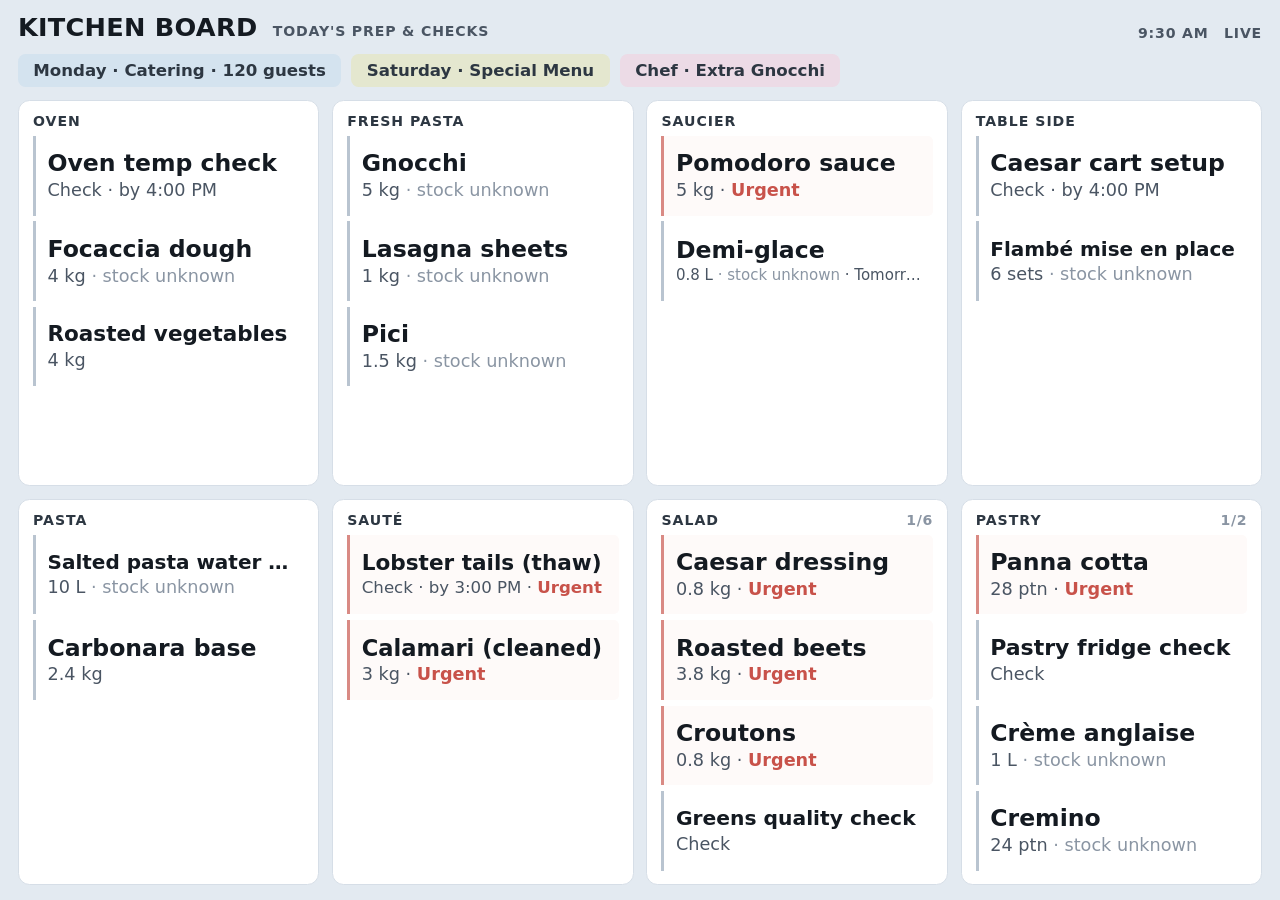
<file: lavagna/index.html>
<!doctype html><html lang="en"><head>
<meta name="robots" content="noindex"><meta charset="utf-8"><meta name="viewport" content="width=device-width,initial-scale=1">
<title>Kitchen Board</title>
<style>
:root{--bg:#e3eaf1;--panel:#ffffff;--card:#fbfcfd;--line:#d6dee7;--fg:#141a21;--sub:#4a5563;--mut:#8a95a3;--edge:#b9c4d0;--urg:#c8524a;--urgbg:#fefaf9;--ok:#3f9a62;--okbg:#f1f8f3;
--k:1.15;--fName:calc(clamp(16px,1.6vw,40px)*var(--k));--fSub:calc(clamp(13px,1.2vw,30px)*var(--k));--fHead:clamp(13px,1.1vw,28px);--fAnn:clamp(14px,1.3vw,32px)}
*{box-sizing:border-box}html,body{height:100%}
body{margin:0;background:var(--bg);color:var(--fg);font-family:-apple-system,BlinkMacSystemFont,"SF Pro Text","Segoe UI",system-ui,sans-serif;display:flex;flex-direction:column;overflow:hidden;padding:1.2vw 1.4vw;gap:1vw}
header{display:flex;align-items:flex-end;gap:1.2vw;flex:0 0 auto}
header h1{margin:0;font-size:clamp(20px,2vw,48px);letter-spacing:.01em;font-weight:800;line-height:1}
header .sub{font-size:var(--fHead);color:var(--sub);letter-spacing:.06em;text-transform:uppercase;font-weight:600;margin-bottom:.15vw}
header .right{margin-left:auto;display:flex;gap:1.2vw;align-items:baseline;font-size:var(--fHead);color:var(--sub);font-weight:700;letter-spacing:.06em}
#snd{cursor:pointer;font-weight:600;letter-spacing:0}#snd.need{color:var(--urg)}#st.off{color:var(--urg)}
.ann{display:flex;gap:.8vw;flex:0 0 auto;min-height:0}
.ann span{font-size:var(--fAnn);font-weight:600;padding:.55vw 1.2vw;border-radius:.6vw;white-space:nowrap;overflow:hidden;text-overflow:ellipsis;max-width:34%;color:#2d3742}
.ann .CATERING{background:#d4e3ef}.ann .SPECIAL{background:#e4e7cf}.ann .CHEF{background:#ecdbe6}
main{flex:1 1 auto;min-height:0;display:grid;grid-template-columns:repeat(4,minmax(0,1fr));grid-template-rows:repeat(2,minmax(0,1fr));grid-auto-flow:column;gap:1vw}
.stn{background:var(--panel);border:1px solid var(--line);border-radius:.9vw;padding:1vw 1.1vw;display:flex;flex-direction:column;min-height:0;min-width:0;overflow:hidden}
.stn h2{margin:0 0 .5vw;font-size:var(--fHead);text-transform:uppercase;letter-spacing:.07em;color:#2d3742;font-weight:800;display:flex;align-items:baseline}
.stn h2 .pg{margin-left:auto;color:var(--mut);font-weight:600;letter-spacing:.04em}
.stn h2 .ub{margin-left:.6vw;color:var(--urg);font-weight:800;letter-spacing:.04em}
.stn h2 .ub+.pg{margin-left:.6vw}.stn h2 .ub{margin-left:auto}
.slots{flex:1;min-height:0;display:grid;grid-template-rows:repeat(4,minmax(0,1fr));gap:.45vw}
.rot{display:contents}
.c{border-left:3px solid var(--edge);padding:.15vw .9vw;display:flex;flex-direction:column;justify-content:center;min-width:0;min-height:0;transition:opacity .45s ease}
.c .n{font-weight:800;font-size:var(--fName);line-height:1.15;white-space:nowrap;overflow:hidden;text-overflow:ellipsis}
.c .s{font-size:var(--fSub);color:var(--sub);line-height:1.25;white-space:nowrap;overflow:hidden;text-overflow:ellipsis;margin-top:.15vw}
.c .s .unk{color:var(--mut);font-weight:500}
.c.URGENT{border-left-color:#d98a84;background:var(--urgbg);border-radius:0 .4vw .4vw 0}.c.URGENT .u{color:var(--urg);font-weight:700}
.c.DONE{border-left-color:var(--ok);background:var(--okbg);border-radius:0 .4vw .4vw 0}
.c.DONE .n{text-decoration:line-through;text-decoration-thickness:2px;color:#5d6873}.c.DONE .s{color:var(--ok);font-weight:800;letter-spacing:.03em}
.c.DONE .ck{color:var(--ok);margin-right:.4vw;text-decoration:none;display:inline-block}
.fade{opacity:0}
.clear{color:var(--mut);font-size:var(--fSub);align-self:start;padding:.3vw .9vw}

header .sub{flex:0 0 auto}
.tk{display:none;flex:1 1 auto;min-width:0;align-self:center;align-items:center;margin:0 .4vw;background:#ecdbe6;border-radius:.6vw;overflow:hidden;height:2.2em;font-size:var(--fAnn)}
.tk.on{display:flex}.tk.urg{background:#f3d3cf}
.tk b{flex:0 0 auto;padding:0 .9vw;font-size:.7em;letter-spacing:.1em;font-weight:800;color:#6b3a5c;border-right:2px solid #d7bccd;height:100%;display:flex;align-items:center}
.tk.urg b{color:var(--urg);border-color:#e2aaa4}
.tk .win{flex:1;min-width:0;overflow:hidden;position:relative;height:100%}
.tk .txt{position:absolute;top:0;left:0;height:100%;display:flex;align-items:center;white-space:nowrap;font-weight:700;color:#2d3742;will-change:transform;animation:tkgo var(--dur,20s) linear infinite}
@keyframes tkgo{from{transform:translateX(var(--w0,100vw))}to{transform:translateX(-100%)}}
#pop{position:fixed;inset:0;display:none;align-items:center;justify-content:center;background:rgba(20,26,33,.45);z-index:50}
#pop.on{display:flex;animation:popin .35s ease}
@keyframes popin{from{opacity:0;transform:scale(.96)}to{opacity:1;transform:none}}
#pop .box{background:#fff;border:.35vw solid var(--urg);border-radius:1.2vw;padding:2.4vw 3.4vw;max-width:70vw;text-align:center;box-shadow:0 1vw 4vw rgba(0,0,0,.3)}
#pop .from{font-size:clamp(14px,1.3vw,32px);letter-spacing:.14em;font-weight:800;color:var(--urg);margin-bottom:1vw}
#pop .msg{font-size:clamp(26px,3.6vw,90px);font-weight:800;line-height:1.2;color:#141a21}
#cmp{position:fixed;inset:0;display:none;align-items:center;justify-content:center;background:rgba(20,26,33,.45);z-index:60}
#cmp.on{display:flex}
#cmp .box{background:#fff;border-radius:1vw;padding:1.6vw;width:min(640px,90vw);font-size:18px}
#cmp textarea{width:100%;height:110px;font:inherit;padding:10px;border:1px solid var(--edge);border-radius:8px}
#cmp .row{display:flex;gap:10px;align-items:center;margin-top:10px;flex-wrap:wrap}
#cmp button{font:inherit;padding:10px 16px;border-radius:8px;border:1px solid var(--edge);background:#f3f6f9}
#cmp button.go{background:#2d3742;color:#fff;border-color:#2d3742}
#cmp small{color:var(--mut);display:block;margin-bottom:8px}
</style></head><body>
<header><h1>KITCHEN BOARD</h1><div class="sub">Today's prep &amp; checks</div><div class="tk" id="tk"><b id="tkl">CHEF</b><div class="win"><div class="txt" id="tkt"></div></div></div><div class="right"><span id="snd" title="Tap to turn sound on"></span><span id="clk"></span><span id="st">CONNECTING</span></div></header>
<div class="ann" id="ann"></div>
<main id="m"></main>
<div id="pop"><div class="box"><div class="from">MESSAGE FROM CHEF</div><div class="msg" id="popm"></div></div></div>
<div id="cmp"><div class="box"><small>Prova (laboratorio): scrivi un messaggio per la cucina. In produzione lo scrive T.E.C.</small><textarea id="cmt" placeholder="Es. Family meal at 3:30 — Table 12 allergy: no nuts"></textarea>
<div class="row"><label><input type="checkbox" id="cmu"> Urgent (pop-up al centro)</label><button class="go" id="cms">Send</button><button id="cmx">Clear message</button><button id="cmc">Close</button></div></div></div>
<script src="motore.js"></script>
<script>
// V4 — 4 colonne × 2 stazioni, max 4 attività visibili per stazione.
// Rotazione SOLO dentro la stazione (ogni ~20 s) quando ha più di 4 attività; le URGENT e le COMPLETED (60 s) restano ferme.
{ const k = new URLSearchParams(location.search).get('scale'); if (k) document.documentElement.style.setProperty('--k', k) }   // scritte: 1 = prima, 1.15 = un gradino più grandi
const ROTATE_MS = +(new URLSearchParams(location.search).get('rotate') || 20000), SLOTS = 4
let ver = -1, es = null, data = null
const rot = {}   // per stazione: { page, nextAt }
const esc = s => String(s ?? '').replace(/[&<>"]/g, c => ({ '&': '&amp;', '<': '&lt;', '>': '&gt;', '"': '&quot;' }[c]))
const fmt = x => (Math.round(x * 10) / 10).toString()
function line(i) {
  if (i.tier === 'DONE') return `COMPLETED BY ${esc(i.completed.by.toUpperCase())}`
  const parts = []
  if (i.type === 'check') parts.push(/Due by (.*)/.test(i.reason) ? 'Check · by ' + esc(i.reason.match(/Due by (.*)/)[1]) : 'Check')
  else parts.push(`${fmt(i.min)} ${esc(i.unit)}` + (i.stock?.kind === 'unknown' ? ' <span class="unk">· stock unknown</span>' : ''))   // Chef 20/10: fabbisogno pieno, nota discreta (non è "quanto manca")
  if (i.tier === 'URGENT') parts.push('<span class="u">Urgent</span>')
  else if (i.tier === 'UPCOMING') parts.push(/Weekly/.test(i.reason) ? 'Tomorrow' : /Catering/.test(i.reason) ? 'Catering' : 'Plan ahead')
  else if (/Weekly/.test(i.reason)) parts.push('Weekly')
  else if (/Catering/.test(i.reason)) parts.push('Catering')
  return parts.join(' · ')
}
const card = i => i.strip
  ? `<div class="c DONE" data-id="strip"><div class="n"><span class="ck">✓</span>${i.items.map(x => esc(x.name)).join(' · ')}</div><div class="s">COMPLETED BY ${i.items.map(x => esc(x.completed.by.toUpperCase())).join(' · ')}</div></div>`
  : `<div class="c ${i.tier}" data-id="${esc(i.id)}"><div class="n">${i.tier === 'DONE' ? '<span class="ck">✓</span>' : ''}${esc(i.name)}</div><div class="s">${line(i)}</div></div>`
// divide le attività della stazione: ferme (COMPLETED + URGENT) e a rotazione (le altre)
// V5 (Chef 20/10): se COMPLETED + URGENT superano i 4 posti, niente sparisce in silenzio:
//  - le conferme in corso si raccolgono in UN posto (nomi e cuochi, stessi caratteri), ognuna resta i suoi 60 s;
//  - le URGENT occupano gli altri posti e, se sono di più, ruotano SOLO tra loro ogni 20 s;
//  - nell'intestazione della stazione compare "N URGENT" in rosso: si vede sempre quante sono;
//  - le altre attività (Today / Upcoming) aspettano che si liberi un posto.
function plan(s, list) {
  const D = list.filter(i => i.tier === 'DONE'), U = list.filter(i => i.tier === 'URGENT'), R = list.filter(i => i.tier !== 'DONE' && i.tier !== 'URGENT')
  const r = rot[s] ||= { page: 0, nextAt: 0 }
  let pinned, pool, free, overflow = false
  if (D.length + U.length <= SLOTS) { pinned = [...D, ...U]; pool = R; free = SLOTS - pinned.length }
  else { overflow = true; pinned = D.length === 1 ? D : D.length ? [{ strip: true, items: D }] : []; pool = U; free = SLOTS - pinned.length }
  const pages = free > 0 && pool.length > free ? Math.ceil(pool.length / free) : 1
  if (r.page >= pages) r.page = 0
  const shownU = overflow ? Math.min(free, U.length) : U.length
  return { pinned, shown: free > 0 ? pool.slice(r.page * free, r.page * free + free) : [], pages, page: r.page, total: list.length, urgent: U.length, urgentBadge: U.length > shownU || (overflow && pages > 1) }
}
function stationHTML(s) {
  const list = (data.stations[s] || []), p = plan(s, list)
  return `<h2>${esc(s)}${p.urgentBadge ? `<span class="ub">${p.urgent} URGENT</span>` : ''}${p.pages > 1 ? `<span class="pg">${p.page + 1}/${p.pages}</span>` : ''}</h2><div class="slots">${list.length ? p.pinned.map(card).join('') + `<div class="rot">${p.shown.map(card).join('')}</div>` : '<div class="clear">All clear</div>'}</div>`
}
function render() {
  if (!data) return
  doneWatch()
  document.getElementById('clk').textContent = new Date(data.clock).toLocaleTimeString('en-US', { hour: 'numeric', minute: '2-digit' })
  document.getElementById('ann').innerHTML = data.announcements.slice(0, 3).map(a => `<span class="${a.kind}">${esc(a.text)}</span>`).join('')
  const m = document.getElementById('m')
  if (m.children.length !== data.stationOrder.length) m.innerHTML = data.stationOrder.map(s => `<section class="stn" data-s="${esc(s)}"></section>`).join('')
  data.stationOrder.forEach((s, k) => { const el = m.children[k], h = stationHTML(s); if (el.innerHTML !== h) el.innerHTML = h })
}
// rotazione: ogni stazione gira per conto suo, sfalsata, con dissolvenza solo sulle schede che cambiano
function tick() {
  if (!data) return
  const t = Date.now(), m = document.getElementById('m')
  data.stationOrder.forEach((s, k) => {
    const r = rot[s] ||= { page: 0, nextAt: 0 }; if (!r.nextAt) r.nextAt = t + ROTATE_MS + k * (ROTATE_MS / 8)
    if (t < r.nextAt) return
    r.nextAt = t + ROTATE_MS
    const p = plan(s, data.stations[s] || []); if (p.pages < 2) return
    const el = m.children[k], box = el.querySelector('.rot'); if (!box) return
    box.querySelectorAll('.c').forEach(c => c.classList.add('fade'))
    setTimeout(() => { r.page = (r.page + 1) % p.pages; const h = stationHTML(s); el.innerHTML = h; el.querySelectorAll('.rot .c').forEach(c => { c.classList.add('fade'); requestAnimationFrame(() => requestAnimationFrame(() => c.classList.remove('fade'))) }) }, 450)
  })
}
async function load() { data = await (await fetch('/api/board', { cache: 'no-store' })).json(); ver = data.version; render(); setStatus(true) }
function setStatus(on) { const e = document.getElementById('st'); e.textContent = on ? 'LIVE' : 'RECONNECTING'; e.className = on ? '' : 'off' }
function connect() {
  es && es.close(); es = new EventSource('/api/events')
  es.addEventListener('version', ev => { const v = JSON.parse(ev.data).version; if (v !== ver) load().catch(() => setStatus(false)); else setStatus(true) })
  es.onerror = () => { setStatus(false); es.close(); setTimeout(connect, 3000) }
}
setInterval(async () => { try { const v = await (await fetch('/api/version', { cache: 'no-store' })).json(); if (v.version !== ver) await load(); setStatus(true) } catch { setStatus(false) } }, 10000)
setInterval(tick, 500)
load().catch(() => setStatus(false)); connect()


// scritte lunghe: si rimpiccioliscono quel tanto che basta per stare nella riga (mai sotto l'85%), invece di tagliarsi con «…»
function fit() { document.querySelectorAll('.c .n,.c .s').forEach(e => { if (e.dataset.f || e.scrollWidth <= e.clientWidth + 1) return; e.dataset.f = 1; const f = parseFloat(getComputedStyle(e).fontSize); e.style.fontSize = Math.max(f * .85, f * e.clientWidth / e.scrollWidth * .98) + 'px' }) }
setInterval(fit, 400)
// ---- Suoni: campanella quando una preparazione viene completata; due note un po' più forti per un messaggio urgente nuovo ----
const VOL = +(new URLSearchParams(location.search).get('vol') || 1)
let actx = null, seenDone = null, soundOn = !(new URLSearchParams(location.search).get('sound') === '0')
function audio() { try { if (!actx) actx = new (window.AudioContext || window.webkitAudioContext)(); if (actx.state === 'suspended') actx.resume(); return actx } catch { return null } }
function note(f, t0, dur, g) {
  const c = audio(); if (!c || !soundOn) return
  const o = c.createOscillator(), o2 = c.createOscillator(), v = c.createGain(), t = c.currentTime + t0
  o.type = 'sine'; o.frequency.value = f; o2.type = 'sine'; o2.frequency.value = f * 2.76   // timbro da campanella
  v.gain.setValueAtTime(0.0001, t); v.gain.exponentialRampToValueAtTime(g * VOL, t + 0.012); v.gain.exponentialRampToValueAtTime(0.0001, t + dur)
  o.connect(v); o2.connect(v); v.connect(c.destination); o.start(t); o2.start(t); o.stop(t + dur + .05); o2.stop(t + dur + .05)
}
const bellDone = () => { window.__snd = (window.__snd || 0) + 1; note(1568, 0, 0.9, 0.12) }
const bellUrgent = () => { window.__sndU = (window.__sndU || 0) + 1; note(880, 0, 0.7, 0.28); note(659, 0.28, 1.0, 0.28) }
function sndStatus() { const e = document.getElementById('snd'); const ok = soundOn && actx && actx.state === 'running'; e.textContent = !soundOn ? '' : ok ? '🔔' : '🔇 tap for sound'; e.className = ok || !soundOn ? '' : 'need' }
function unlock() { audio(); sndStatus() }
document.addEventListener('pointerdown', unlock); document.addEventListener('keydown', unlock)
document.getElementById('snd').onclick = e => { e.stopPropagation(); unlock(); bellDone() }
setInterval(sndStatus, 1500)
function doneWatch() {
  const now = new Set(); for (const s of Object.keys(data.stations || {})) for (const i of data.stations[s]) if (i.tier === 'DONE') now.add(s + '|' + i.id)
  if (seenDone) { let n = 0; now.forEach(k => { if (!seenDone.has(k)) n++ }); if (n) bellDone() }
  seenDone = now
}
// ---- Messaggi dello Chef (fascia accanto al titolo + pop-up per gli urgenti) ----
// Fonte in produzione: data.messages = [{id,text,urgent,until}] (scritti da T.E.C. dopo il "sì" di Max). In laboratorio: anche dal pannello (tocca "KITCHEN BOARD").
const POP_EVERY = (+(new URLSearchParams(location.search).get('popevery')) || 300) * 1000, POP_FOR = 10000
const LKEY = 'kb_lab_msgs'
const lget = () => { try { return JSON.parse(localStorage.getItem(LKEY) || '[]') } catch { return [] } }
const lset = v => { try { localStorage.setItem(LKEY, JSON.stringify(v)) } catch { lmem = v } }
let lmem = null, tkSig = '', popLast = {}, popHideAt = 0
const msgs = () => (((data && data.messages) || []).concat(lmem || lget())).filter(m => m && m.text && (!m.until || m.until > Date.now()))
function tkTick() {
  const ms = msgs(), tk = document.getElementById('tk'), sig = ms.map(m => m.id + m.text).join('|') + (document.querySelector('.tk .win') ? document.querySelector('.tk .win').clientWidth : 0)
  if (!ms.length) { tk.className = 'tk'; tkSig = ''; hidePop(); return }
  if (sig !== tkSig) {
    tkSig = sig; tk.className = 'tk on' + (ms.some(m => m.urgent) ? ' urg' : '')
    const t = document.getElementById('tkt'), win = tk.querySelector('.win')
    t.textContent = ms.map(m => m.text).join('      •      ')
    t.style.setProperty('--w0', win.clientWidth + 'px')
    t.style.setProperty('--dur', Math.max(12, (t.scrollWidth + win.clientWidth) / (window.innerWidth * 0.05)) + 's')
    t.style.animation = 'none'; void t.offsetWidth; t.style.animation = ''
  }
  const now = Date.now()
  for (const m of ms) if (m.urgent && (!popLast[m.id] || now - popLast[m.id] >= POP_EVERY)) { if (!popLast[m.id]) bellUrgent(); popLast[m.id] = now; showPop(m.text) }
  if (popHideAt && now > popHideAt) hidePop()
}
function showPop(t) { document.getElementById('popm').textContent = t; document.getElementById('pop').className = 'on'; popHideAt = Date.now() + POP_FOR }
function hidePop() { document.getElementById('pop').className = ''; popHideAt = 0 }
document.getElementById('pop').onclick = hidePop
document.querySelector('header h1').onclick = () => document.getElementById('cmp').className = 'on'
document.getElementById('cmc').onclick = () => document.getElementById('cmp').className = ''
document.getElementById('cmx').onclick = () => { lmem = []; lset([]); popLast = {}; document.getElementById('cmp').className = '' ; tkTick() }
document.getElementById('cms').onclick = () => {
  const t = document.getElementById('cmt').value.trim(); if (!t) return
  const v = [{ id: 'l' + Date.now(), text: t, urgent: document.getElementById('cmu').checked, until: Date.now() + 4 * 3600e3 }]
  lmem = v; lset(v); popLast = {}; document.getElementById('cmp').className = ''; document.getElementById('cmt').value = ''; tkTick()
}
{ const q = new URLSearchParams(location.search); if (q.get('msg')) { lmem = [{ id: 'q', text: q.get('msg'), urgent: q.get('urgent') === '1', until: Date.now() + 4 * 3600e3 }] } }
setInterval(tkTick, 1000); window.addEventListener('resize', () => { tkSig = '' })
</script></body></html>
</file>
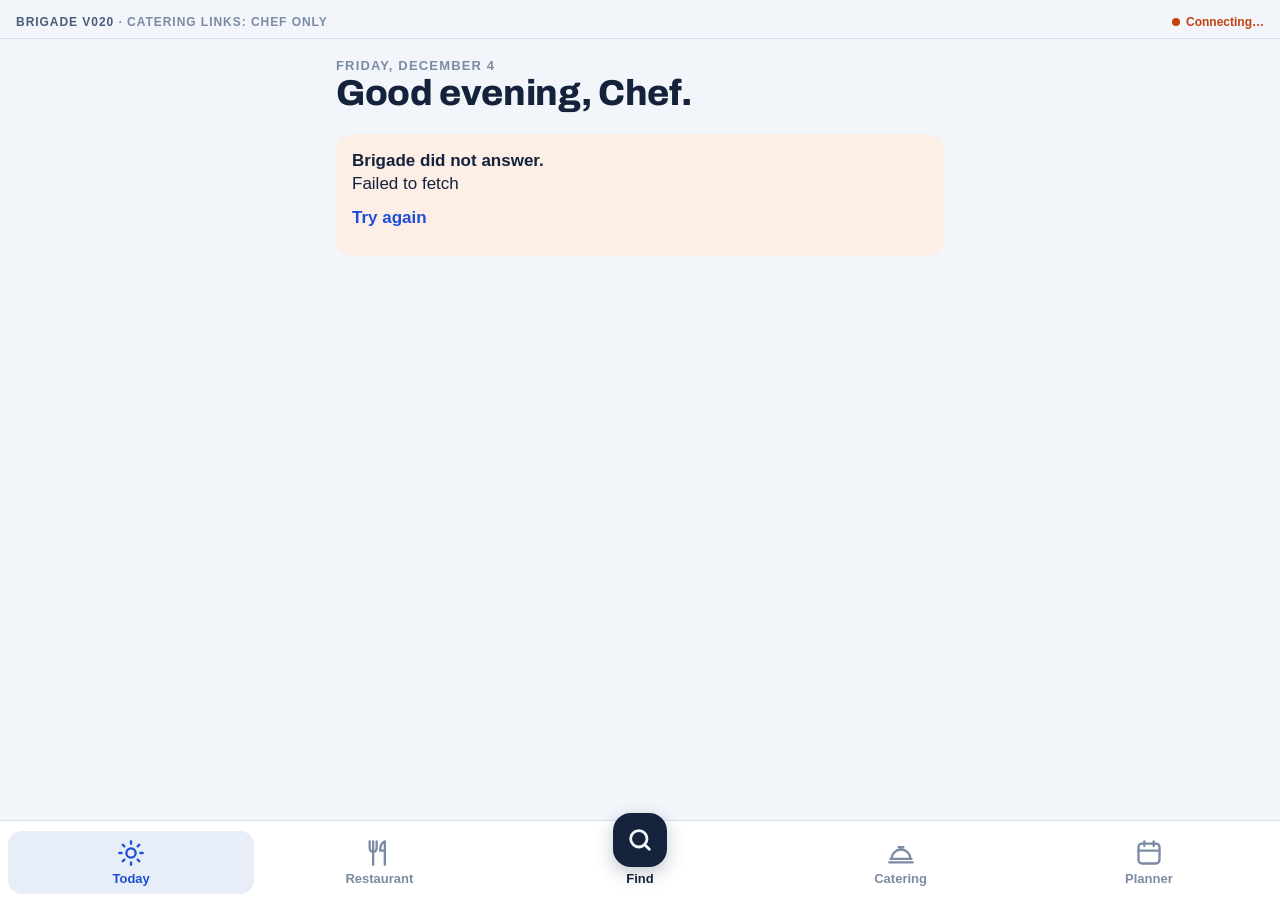
<file: v020/index.html>
<!doctype html>
<html lang="en">
<head>
<meta charset="utf-8">
<meta name="viewport" content="width=device-width,initial-scale=1,viewport-fit=cover">
<meta name="apple-mobile-web-app-capable" content="yes">
<meta name="apple-mobile-web-app-status-bar-style" content="default">
<meta name="apple-mobile-web-app-title" content="Brigade V020">
<meta name="theme-color" content="#f2f5fa">
<title>Brigade V020</title>
<link rel="manifest" href="manifest.webmanifest">
<link rel="apple-touch-icon" href="../apple-touch-icon.png">
<link rel="preconnect" href="https://fonts.googleapis.com">
<link rel="stylesheet" href="https://fonts.googleapis.com/css2?family=Archivo:wght@600;700;800&display=swap">
<link rel="stylesheet" href="styles.css">
</head>
<body>
<div id="top">
  <div class="lab"><span><b>Brigade V020</b> · catering links: Chef only</span><button id="live" class="live" data-a="refresh"><i></i><span>Connecting…</span></button></div>
  <div id="tabs" role="tablist" hidden></div>
</div>
<div id="main"></div>
<nav id="worlds"></nav>
<div id="scrim" hidden></div>
<div id="sheet" hidden></div>
<script src="config.js"></script>
<script src="data.js"></script>
<script src="catering-link.js"></script>
<script src="catering-knowledge.js"></script>
<script src="app.js"></script>
<script>if ('serviceWorker' in navigator) navigator.serviceWorker.register('sw.js').catch(()=>{});</script>
</body>
</html>
</file>
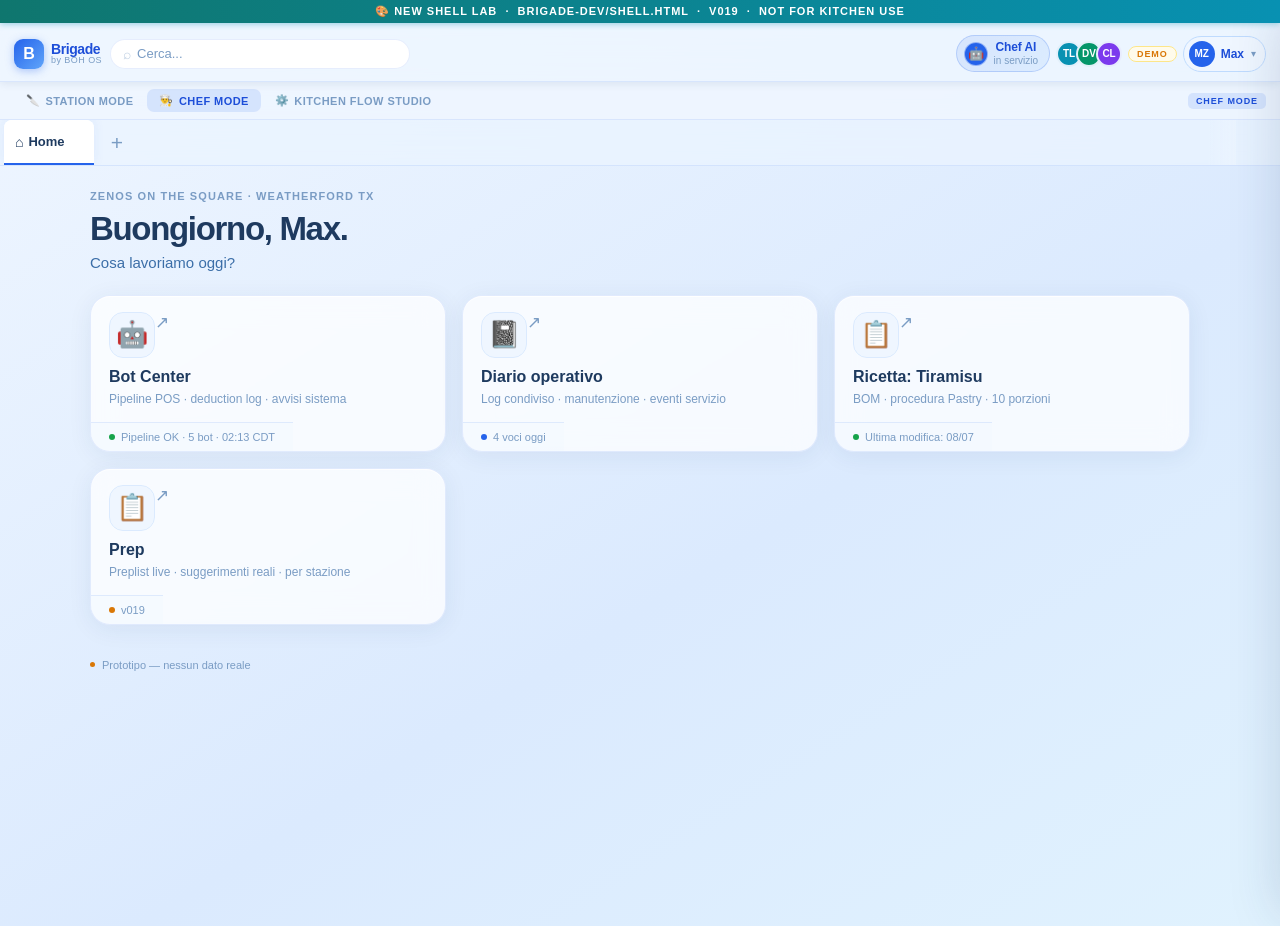
<file: shell.html>
<!-- ── NEW SHELL LAB BANNER ── -->
<div id="shell-lab-banner" style="position:fixed;top:0;left:0;right:0;z-index:99999;background:linear-gradient(90deg,#0f766e,#0891b2);color:white;font-size:11px;font-weight:800;letter-spacing:0.09em;text-transform:uppercase;text-align:center;padding:5px 16px;font-family:-apple-system,BlinkMacSystemFont,sans-serif;user-select:none;box-shadow:0 1px 6px rgba(8,145,178,0.4);">
  🎨 NEW SHELL LAB &nbsp;·&nbsp; brigade-dev/shell.html &nbsp;·&nbsp; v019 &nbsp;·&nbsp; Not for kitchen use
</div>
<style>
/* push shell content below banner */
#shell-lab-banner ~ * { margin-top: 0; }
/* Banner height offset: #app handles safe-area via padding-top:var(--sat),
   body padding-top adds the banner bar height on top */
body { padding-top: 26px; }

/* ══ MODE SWITCH v015 ══════════════════════════════════════════════════════ */
/* Mode bar — sits below topbar, above tabbar */
#modebar{
  flex-shrink:0;
  display:flex;align-items:center;gap:0;
  background:rgba(239,246,255,.92);
  backdrop-filter:blur(20px) saturate(1.8);
  -webkit-backdrop-filter:blur(20px) saturate(1.8);
  border-bottom:1px solid var(--bd);
  padding:0 14px;
  height:38px;
  z-index:99;
  position:relative;
  overflow:hidden;
}
/* Admin Studio tint */
#modebar.mode-admin{
  background:rgba(15,23,42,.94);
  border-bottom:1px solid rgba(99,102,241,.25);
}
#modebar.mode-station{
  background:rgba(240,253,244,.94);
  border-bottom:1px solid rgba(22,163,74,.2);
}
.mb-tabs{display:flex;gap:2px;flex:1}
.mb-tab{
  display:flex;align-items:center;gap:5px;
  padding:5px 12px;border-radius:7px;
  font-size:11px;font-weight:700;letter-spacing:.04em;text-transform:uppercase;
  color:var(--txm);background:none;border:none;cursor:pointer;
  transition:background .15s,color .15s;
  -webkit-tap-highlight-color:transparent;
  white-space:nowrap;
}
.mb-tab:hover{background:rgba(37,99,235,.07);color:var(--b6)}
.mb-tab.on{background:rgba(37,99,235,.12);color:var(--b7)}
/* Admin active tab */
#modebar.mode-admin .mb-tab{color:rgba(148,163,184,.8)}
#modebar.mode-admin .mb-tab:hover{background:rgba(99,102,241,.12);color:#a5b4fc}
#modebar.mode-admin .mb-tab.on{background:rgba(99,102,241,.2);color:#c7d2fe}
/* Station active tab */
#modebar.mode-station .mb-tab.on{background:rgba(22,163,74,.15);color:#15803d}
/* Mode label pill (right side) */
.mb-label{
  font-size:9px;font-weight:800;letter-spacing:.1em;text-transform:uppercase;
  padding:3px 8px;border-radius:5px;flex-shrink:0;
  white-space:nowrap;
}
.mb-label.ml-chef{background:rgba(37,99,235,.12);color:var(--b7)}
.mb-label.ml-station{background:rgba(22,163,74,.12);color:#15803d}
.mb-label.ml-admin{background:rgba(99,102,241,.2);color:#a5b4fc}

/* Admin Studio — topbar and body tinting */
body.mode-admin #topbar{
  background:rgba(15,23,42,.95);
  border-bottom:1px solid rgba(99,102,241,.2);
}
body.mode-admin #topbar .t-name{color:#e2e8f0}
body.mode-admin #topbar .t-sub{color:#64748b}
body.mode-admin #topbar .t-mark{background:linear-gradient(135deg,#4f46e5 0%,#818cf8 100%)}
body.mode-admin #topbar .t-search{background:rgba(30,41,59,.8);border-color:rgba(99,102,241,.3);color:#94a3b8}
body.mode-admin #topbar .t-search-input{color:#e2e8f0}
body.mode-admin #topbar .t-search-input::placeholder{color:#64748b}
body.mode-admin #topbar .chef-ai-btn{background:rgba(99,102,241,.15);border-color:rgba(99,102,241,.3)}
body.mode-admin #topbar .cai-label{color:#c7d2fe}
body.mode-admin #app{background:linear-gradient(148deg,#0f172a 0%,#1e1b4b 58%,#0f172a 100%)}

/* Station Mode — clean, large, green accent */
body.mode-station #app{background:linear-gradient(148deg,#f0fdf4 0%,#dcfce7 58%,#f0fdf4 100%)}
body.mode-station #topbar{background:rgba(240,253,244,.92);border-bottom:1px solid rgba(22,163,74,.15)}
body.mode-station #topbar .t-mark{background:linear-gradient(135deg,#16a34a 0%,#4ade80 100%)}
body.mode-station #topbar .t-name{color:#14532d}
body.mode-station #topbar .t-sub{color:#86efac}

/* Unavailable-module screen */
.mode-unavail{
  display:flex;flex-direction:column;align-items:center;justify-content:center;
  min-height:60vh;gap:16px;padding:40px 24px;text-align:center;
}
.mode-unavail-ico{font-size:48px;opacity:.3}
.mode-unavail-title{font-size:17px;font-weight:700;color:var(--tx)}
.mode-unavail-sub{font-size:14px;color:var(--txm);max-width:280px;line-height:1.5}
.mode-unavail-btn{
  margin-top:8px;padding:10px 22px;border-radius:var(--rp);
  background:var(--b6);color:#fff;font-size:14px;font-weight:700;
  border:none;cursor:pointer;-webkit-tap-highlight-color:transparent;
}

/* ── Admin Studio HOME ─────────────────────────────────────────────────────── */
.admin-home{padding:0}
.admin-header{
  padding:20px 16px 12px;
  border-bottom:1px solid rgba(99,102,241,.15);
  display:flex;align-items:center;gap:12px;
}
.admin-header-badge{
  display:inline-flex;align-items:center;gap:6px;
  background:rgba(99,102,241,.2);color:#a5b4fc;
  font-size:9px;font-weight:800;letter-spacing:.12em;text-transform:uppercase;
  padding:4px 10px;border-radius:5px;
}
.admin-header-title{
  font-size:18px;font-weight:800;color:#e2e8f0;letter-spacing:-.03em;
  margin-top:4px;
}
.admin-header-sub{font-size:12px;color:#64748b;margin-top:2px}
.admin-section{padding:16px 16px 0}
.admin-section-lbl{
  font-size:9px;font-weight:800;letter-spacing:.1em;text-transform:uppercase;
  color:#475569;margin-bottom:10px;
}
.admin-grid{display:grid;grid-template-columns:1fr 1fr;gap:10px;margin-bottom:16px}
.admin-card{
  background:rgba(30,41,59,.7);border:1px solid rgba(99,102,241,.2);
  border-radius:14px;padding:14px 14px 12px;cursor:pointer;
  transition:background .15s,border-color .15s;
  -webkit-tap-highlight-color:transparent;
  display:flex;flex-direction:column;gap:4px;
}
.admin-card:hover{background:rgba(49,46,129,.5);border-color:rgba(99,102,241,.4)}
.admin-card-ico{font-size:22px;margin-bottom:4px}
.admin-card-title{font-size:13px;font-weight:700;color:#e2e8f0}
.admin-card-desc{font-size:11px;color:#64748b;line-height:1.4}
.admin-card-foot{
  margin-top:6px;display:flex;align-items:center;gap:5px;
  font-size:10px;font-weight:600;
}
.admin-card-foot .sdot{width:6px;height:6px;border-radius:50%;flex-shrink:0}
.admin-card.placeholder{opacity:.5;cursor:default}
.admin-card.placeholder:hover{background:rgba(30,41,59,.7);border-color:rgba(99,102,241,.2)}
.admin-card-placeholder-tag{
  display:inline-flex;align-items:center;
  font-size:9px;font-weight:700;letter-spacing:.06em;text-transform:uppercase;
  background:rgba(99,102,241,.15);color:#818cf8;padding:2px 7px;border-radius:4px;
  margin-top:4px;
}
.admin-status-row{
  display:flex;gap:10px;padding:12px 16px;
  background:rgba(15,23,42,.5);border-top:1px solid rgba(99,102,241,.1);
  flex-wrap:wrap;
}
.admin-stat{display:flex;flex-direction:column;gap:2px;flex:1;min-width:60px}
.admin-stat-val{font-size:20px;font-weight:800;color:#e2e8f0;letter-spacing:-.03em}
.admin-stat-lbl{font-size:9px;font-weight:600;text-transform:uppercase;letter-spacing:.08em;color:#64748b}

/* ── Station Home ──────────────────────────────────────────────────────────── */
.station-home{padding:0}
.station-greeting{
  padding:24px 20px 16px;
}
.station-greeting-badge{
  display:inline-flex;align-items:center;gap:5px;
  background:rgba(22,163,74,.12);color:#16a34a;
  font-size:10px;font-weight:800;letter-spacing:.1em;text-transform:uppercase;
  padding:4px 10px;border-radius:5px;margin-bottom:10px;
}
.station-greeting-name{font-size:26px;font-weight:800;color:#14532d;letter-spacing:-.04em;line-height:1.1}
.station-greeting-station{font-size:15px;color:#16a34a;font-weight:600;margin-top:4px}
.station-focus{
  margin:0 16px 14px;
  background:#fff;border:1px solid rgba(22,163,74,.25);border-radius:16px;
  overflow:hidden;
}
.station-focus-header{
  background:linear-gradient(90deg,#16a34a,#22c55e);
  padding:10px 16px;display:flex;align-items:center;justify-content:space-between;
}
.station-focus-lbl{font-size:11px;font-weight:800;letter-spacing:.08em;text-transform:uppercase;color:#fff;opacity:.85}
.station-focus-count{font-size:11px;font-weight:700;color:#fff;background:rgba(255,255,255,.25);padding:2px 8px;border-radius:10px}
.station-task{
  display:flex;align-items:center;gap:12px;padding:13px 16px;
  border-bottom:1px solid rgba(22,163,74,.1);
}
.station-task:last-child{border-bottom:none}
.station-task-dot{width:10px;height:10px;border-radius:50%;flex-shrink:0}
.station-task-dot.urgent{background:#dc2626}
.station-task-dot.todo{background:#d97706}
.station-task-dot.ok{background:#16a34a}
.station-task-name{font-size:16px;font-weight:700;color:#1e293b;flex:1}
.station-task-qty{font-size:14px;color:#475569;font-weight:600}
.station-msgs{margin:0 16px 14px;background:#fff;border:1px solid var(--bd);border-radius:16px}
.station-msgs-header{padding:10px 16px;border-bottom:1px solid var(--bd);display:flex;align-items:center;gap:6px}
.station-msgs-lbl{font-size:11px;font-weight:800;letter-spacing:.06em;text-transform:uppercase;color:var(--txm);flex:1}
.station-msgs-badge{background:var(--b6);color:#fff;font-size:9px;font-weight:800;padding:2px 6px;border-radius:8px}
.station-msg{padding:12px 16px;border-bottom:1px solid var(--bd);font-size:14px;color:var(--tx);line-height:1.4}
.station-msg:last-child{border-bottom:none}
.station-msg-from{font-size:11px;font-weight:700;color:var(--b6);margin-bottom:2px}
.station-quicklinks{padding:0 16px 20px;display:grid;grid-template-columns:1fr 1fr;gap:10px}
.station-ql{
  background:#fff;border:1px solid var(--bd);border-radius:14px;
  padding:14px;display:flex;flex-direction:column;gap:4px;cursor:pointer;
  -webkit-tap-highlight-color:transparent;transition:background .15s;
}
.station-ql:hover{background:var(--bg)}
.station-ql-ico{font-size:22px}
.station-ql-lbl{font-size:13px;font-weight:700;color:var(--tx)}
.station-ql-desc{font-size:11px;color:var(--txm)}
</style>
<script>
// Shrink banner to corner pill after 10s
setTimeout(function(){
  var b=document.getElementById('shell-lab-banner');
  if(!b)return;
  b.style.cssText='position:fixed;top:6px;right:6px;left:auto;z-index:99999;background:#0891b2;color:white;font-size:9px;font-weight:800;letter-spacing:0.09em;text-transform:uppercase;border-radius:8px;padding:4px 9px;cursor:pointer;box-shadow:0 2px 6px rgba(8,145,178,0.5);';
  b.textContent='🎨 SHELL LAB · ' + SHELL_VERSION;
  b.title='New Shell Lab — tap to dismiss';
  b.onclick=function(){b.style.display='none';};
},10000);
</script>
<!DOCTYPE html>
<html lang="it">
<head>
<meta charset="UTF-8">
<meta name="viewport" content="width=device-width,initial-scale=1,maximum-scale=1,user-scalable=no,viewport-fit=cover">
<meta name="apple-mobile-web-app-capable" content="yes">
<title>Brigade — New Shell Lab</title>
<style>
:root{
  --bg:#eff6ff;--bg2:#dbeafe;--bg3:#e0f2fe;
  --surf:#fff;--surf-g:rgba(255,255,255,.75);--surf-r:rgba(255,255,255,.95);
  --tx:#1e3a5f;--tx2:#3b6ea8;--txm:#7a9cc4;--txi:#fff;
  --b9:#1e3a5f;--b7:#1d4ed8;--b6:#2563eb;--b5:#3b82f6;--b4:#60a5fa;
  --b2:#bfdbfe;--b1:#dbeafe;--b0:#eff6ff;
  --ok:#16a34a;--ok-bg:#f0fdf4;--ok-bd:#bbf7d0;
  --wn:#d97706;--wn-bg:#fffbeb;--wn-bd:#fde68a;
  --er:#dc2626;--er-bg:#fef2f2;--er-bd:#fecaca;
  --in:#2563eb;--in-bg:#eff6ff;--in-bd:#bfdbfe;
  --bd:rgba(37,99,235,.11);--bd2:rgba(37,99,235,.22);--bd-tab:rgba(37,99,235,.14);
  --sh0:0 1px 3px rgba(30,58,95,.06);
  --sh1:0 2px 8px rgba(30,58,95,.09);
  --sh2:0 6px 24px rgba(30,58,95,.12);
  --sh3:0 14px 48px rgba(30,58,95,.17);
  --shg:0 4px 24px rgba(30,58,95,.07),inset 0 1px 0 rgba(255,255,255,.8);
  --r1:8px;--r2:14px;--r3:20px;--rp:999px;
  --ff:-apple-system,BlinkMacSystemFont,'SF Pro Text','Helvetica Neue',Arial,sans-serif;
  --fm:'SF Mono','Fira Code',monospace;
  --th:56px;--tbh:46px;
  --sab:env(safe-area-inset-bottom,0px);
  --sat:env(safe-area-inset-top,0px)
}
*,*::before,*::after{box-sizing:border-box;margin:0;padding:0}
html,body{height:100%;font-family:var(--ff);font-size:15px;color:var(--tx);
  background:var(--bg);-webkit-font-smoothing:antialiased;overscroll-behavior:none}
button{cursor:pointer;border:none;background:none;font-family:inherit;color:inherit;
  -webkit-tap-highlight-color:transparent}
input,select,textarea{font-family:inherit}

/* ── Shell ────────────────────────────────────────────────────────────────── */
#app{display:flex;flex-direction:column;height:100dvh;overflow:hidden;
  background:linear-gradient(148deg,var(--bg) 0%,var(--bg2) 58%,var(--bg3) 100%);
  /* Safe area: push content inside notch/Dynamic Island zones */
  padding-top:var(--sat);
  padding-bottom:var(--sab)}

/* ── TOPBAR ─────────────────────────────────────────────────────────────── */
#topbar{
  flex-shrink:0;height:var(--th);
  display:flex;align-items:center;gap:8px;padding:0 14px;
  background:rgba(239,246,255,.85);
  backdrop-filter:blur(28px) saturate(1.9);
  -webkit-backdrop-filter:blur(28px) saturate(1.9);
  border-bottom:1px solid var(--bd);box-shadow:var(--sh1);z-index:100
}

/* ── Brand ── */
.t-brand{display:flex;align-items:center;gap:7px;flex-shrink:0}
.t-mark{
  width:30px;height:30px;border-radius:9px;
  background:linear-gradient(135deg,var(--b6) 0%,var(--b4) 100%);
  display:flex;align-items:center;justify-content:center;
  font-size:16px;font-weight:800;color:#fff;
  box-shadow:0 2px 8px rgba(37,99,235,.35);flex-shrink:0
}
.t-words{display:flex;flex-direction:column;line-height:1}
.t-name{font-size:14px;font-weight:700;color:var(--b7);letter-spacing:-.03em}
.t-sub{font-size:9px;font-weight:500;color:var(--txm);letter-spacing:.05em}

/* ── Search ── */
.t-search{
  flex:1;
  display:flex;align-items:center;gap:6px;
  background:var(--surf-r);border:1px solid var(--bd);border-radius:var(--rp);
  padding:6px 12px;color:var(--txm);font-size:13px;cursor:text;
  transition:border-color .15s,box-shadow .15s,max-width .2s;
  max-width:300px
}
.t-search:hover{border-color:var(--bd2);box-shadow:var(--sh0)}

/* ── Right cluster ── */
.t-right{display:flex;align-items:center;gap:6px;flex-shrink:0;margin-left:auto}

/* ── Chef AI button ── */
.chef-ai-btn{
  display:flex;align-items:center;gap:6px;
  background:linear-gradient(135deg,rgba(37,99,235,.11),rgba(96,165,250,.11));
  border:1px solid rgba(37,99,235,.22);border-radius:var(--rp);
  padding:5px 11px 5px 7px;cursor:pointer;
  transition:all .15s;flex-shrink:0
}
.chef-ai-btn:hover{
  background:linear-gradient(135deg,rgba(37,99,235,.2),rgba(96,165,250,.18));
  border-color:var(--b5);box-shadow:0 0 0 3px rgba(37,99,235,.1)
}
.chef-ai-btn.active{
  background:var(--b6);border-color:var(--b7);
  box-shadow:0 2px 12px rgba(37,99,235,.35)
}
.chef-ai-btn.active .cai-label,.chef-ai-btn.active .cai-status{color:#fff}
.cai-av{
  width:24px;height:24px;border-radius:50%;
  background:var(--b6);display:flex;align-items:center;justify-content:center;
  font-size:13px;flex-shrink:0;border:1.5px solid rgba(255,255,255,.5)
}
.chef-ai-btn.active .cai-av{background:#fff;border-color:rgba(37,99,235,.3)}
.cai-text{display:flex;flex-direction:column;line-height:1.1}
.cai-label{font-size:12px;font-weight:700;color:var(--b7);letter-spacing:-.01em}
.cai-status{font-size:10px;color:var(--txm)}

/* ── Online pills (desktop) ── */
.online-pills{display:flex;align-items:center;flex-shrink:0}
.op-av{
  width:26px;height:26px;border-radius:50%;
  border:2px solid rgba(239,246,255,.95);
  display:flex;align-items:center;justify-content:center;
  font-size:10px;font-weight:700;color:#fff;
  cursor:default;position:relative;transition:transform .12s;flex-shrink:0
}
.op-av:hover{transform:scale(1.15);z-index:10}
.op-av+.op-av{margin-left:-6px}
.op-tooltip{
  position:absolute;bottom:calc(100% + 6px);left:50%;
  transform:translateX(-50%);white-space:nowrap;
  background:var(--b9);color:#fff;font-size:10px;font-weight:500;
  padding:3px 8px;border-radius:var(--r1);
  pointer-events:none;opacity:0;transition:opacity .15s;z-index:20
}
.op-av:hover .op-tooltip{opacity:1}

/* Online count — compact badge, mobile only */
.online-n{
  display:none;/* shown on mobile via media query */
  align-items:center;gap:3px;
  font-size:11px;font-weight:600;color:var(--b6);
  background:var(--b0);border:1px solid var(--b2);
  border-radius:var(--r-pill);padding:3px 8px;cursor:default;flex-shrink:0
}

/* ── Demo badge — desktop only ── */
.demo-tag{
  font-size:9px;font-weight:800;letter-spacing:.1em;
  color:var(--wn);background:var(--wn-bg);
  border:1px solid var(--wn-bd);border-radius:var(--rp);
  padding:2px 8px;flex-shrink:0
}

/* ── User menu button ── */
.usr-wrap{position:relative}
.usr-btn{
  display:flex;align-items:center;gap:6px;
  background:var(--b0);border:1px solid var(--b2);border-radius:var(--rp);
  padding:4px 9px 4px 5px;cursor:pointer;transition:all .13s
}
.usr-btn:hover{background:var(--b1);border-color:var(--b4)}
.usr-av{
  width:26px;height:26px;border-radius:50%;
  background:var(--b6);color:#fff;
  font-size:10px;font-weight:800;
  display:flex;align-items:center;justify-content:center;flex-shrink:0
}
.usr-name{font-size:12px;font-weight:600;color:var(--b7)}
.usr-arr{font-size:10px;color:var(--txm);margin-left:1px;transition:transform .13s}
.usr-wrap.open .usr-arr{transform:rotate(180deg)}

/* ── User dropdown ── */
.usr-menu{
  position:absolute;top:calc(100% + 6px);right:0;
  background:var(--surf);border:1px solid var(--bd2);
  border-radius:var(--r2);box-shadow:var(--sh3);
  min-width:220px;z-index:300;
  animation:pIn .18s cubic-bezier(.34,1.4,.64,1);overflow:hidden
}
.usr-menu.hi{display:none}
.um-section{padding:6px 0;border-bottom:1px solid var(--bd)}
.um-section:last-child{border-bottom:none}
.um-lbl{
  font-size:10px;font-weight:700;color:var(--txm);
  letter-spacing:.07em;text-transform:uppercase;padding:6px 14px 2px
}
.um-item{
  display:flex;align-items:center;gap:9px;
  padding:9px 14px;font-size:13px;color:var(--tx);
  cursor:pointer;transition:background .1s;text-align:left;width:100%
}
.um-item:hover{background:var(--b0)}
.um-item-ico{font-size:15px;width:18px;text-align:center;flex-shrink:0}
.um-lang{display:flex;gap:4px;padding:8px 14px}
.um-lbtn{
  flex:1;font-size:12px;font-weight:600;padding:5px 8px;
  border-radius:var(--r1);border:1px solid var(--bd);
  color:var(--txm);text-align:center;cursor:pointer;transition:all .12s
}
.um-lbtn:hover{border-color:var(--b4);color:var(--b6)}
.um-lbtn.on{background:var(--b6);color:#fff;border-color:var(--b6)}
.um-role-sel{
  margin:4px 14px 8px;width:calc(100% - 28px);
  background:var(--bg);border:1px solid var(--bd2);border-radius:var(--r1);
  padding:7px 10px;font-size:12px;color:var(--tx);outline:none
}

/* ── Chef AI Drawer ── */
#cai-overlay{
  position:fixed;inset:0;z-index:400;
  pointer-events:none;display:flex;justify-content:flex-end
}
#cai-overlay.open{pointer-events:all}
.cai-backdrop{
  position:absolute;inset:0;
  background:rgba(30,58,95,.18);
  opacity:0;transition:opacity .22s;cursor:pointer
}
#cai-overlay.open .cai-backdrop{opacity:1}
.cai-drawer{
  position:relative;width:340px;max-width:90vw;height:100%;
  background:rgba(248,252,255,.97);
  backdrop-filter:blur(24px) saturate(1.6);
  -webkit-backdrop-filter:blur(24px) saturate(1.6);
  border-left:1px solid var(--bd2);
  box-shadow:var(--sh3);
  display:flex;flex-direction:column;
  transform:translateX(100%);
  transition:transform .26s cubic-bezier(.34,1.3,.64,1)
}
#cai-overlay.open .cai-drawer{transform:translateX(0)}
.cai-head{
  display:flex;align-items:center;gap:10px;
  padding:16px 18px;border-bottom:1px solid var(--bd);flex-shrink:0
}
.cai-head-av{
  width:36px;height:36px;border-radius:50%;
  background:var(--b6);display:flex;align-items:center;justify-content:center;
  font-size:18px;flex-shrink:0;box-shadow:0 2px 8px rgba(37,99,235,.3)
}
.cai-head-info{flex:1;min-width:0}
.cai-head-name{font-size:15px;font-weight:700;color:var(--tx);margin-bottom:1px}
.cai-head-ctx{
  font-size:11px;color:var(--txm);
  white-space:nowrap;overflow:hidden;text-overflow:ellipsis
}
.cai-close{
  width:28px;height:28px;border-radius:50%;
  background:var(--bg2);color:var(--txm);font-size:12px;
  display:flex;align-items:center;justify-content:center;
  cursor:pointer;transition:all .12s;flex-shrink:0
}
.cai-close:hover{background:var(--er-bg);color:var(--er)}
.cai-body{flex:1;overflow-y:auto;padding:16px;display:flex;flex-direction:column;gap:10px}
.cai-status-card{
  background:var(--surf-g);border:1px solid var(--b2);
  border-radius:var(--r2);padding:13px 15px
}
.cai-st-row{display:flex;align-items:center;gap:8px;margin-bottom:6px}
.cai-st-dot{
  width:8px;height:8px;border-radius:50%;background:var(--ok);
  box-shadow:0 0 0 3px rgba(22,163,74,.2);flex-shrink:0
}
.cai-st-lbl{font-size:13px;font-weight:600;color:var(--tx)}
.cai-st-sub{font-size:12px;color:var(--txm);line-height:1.5}
.cai-msg{display:flex;gap:8px;align-items:flex-start}
.cai-msg-av{
  width:26px;height:26px;border-radius:50%;
  background:var(--b6);display:flex;align-items:center;justify-content:center;
  font-size:13px;flex-shrink:0;margin-top:2px
}
.cai-bubble{
  background:var(--surf);border:1px solid var(--bd);
  border-radius:0 var(--r2) var(--r2) var(--r2);
  padding:10px 13px;font-size:13px;color:var(--tx);
  line-height:1.55;max-width:calc(100% - 38px)
}
.cai-msg.usr{flex-direction:row-reverse}
.cai-msg.usr .cai-bubble{
  background:var(--b6);color:#fff;
  border-radius:var(--r2) 0 var(--r2) var(--r2);border-color:var(--b7)
}
.cai-foot{
  padding:12px 14px;border-top:1px solid var(--bd);flex-shrink:0;
  display:flex;gap:7px;align-items:flex-end
}
.cai-input{
  flex:1;background:var(--bg);border:1px solid var(--bd2);
  border-radius:var(--r2);padding:9px 11px;
  font-size:13px;color:var(--tx);outline:none;resize:none;
  max-height:100px;overflow-y:auto;
  transition:border-color .13s,box-shadow .13s;font-family:var(--ff)
}
.cai-input:focus{border-color:var(--b5);box-shadow:0 0 0 3px rgba(59,130,246,.13)}
.cai-send{
  width:38px;height:38px;border-radius:var(--r2);
  background:var(--b6);color:#fff;font-size:16px;
  display:flex;align-items:center;justify-content:center;
  cursor:pointer;transition:all .12s;flex-shrink:0
}
.cai-send:hover{background:var(--b7);transform:scale(1.05)}
.cai-send:active{transform:scale(.97)}
.cai-suggestions{display:flex;flex-wrap:wrap;gap:6px;margin-top:2px}
.sug{
  font-size:11px;padding:5px 11px;border-radius:var(--rp);
  border:1px solid var(--b2);background:var(--b0);color:var(--b6);
  cursor:pointer;transition:all .12s;font-weight:500
}
.sug:hover{background:var(--b1);border-color:var(--b4)}

/* ══════════════════════════════════════════════════════════════
   MOBILE OVERRIDES  ≤ 640px
   Goal: [B] Brigade | Search | 🤖 | MZ
   ══════════════════════════════════════════════════════════════ */
@media(max-width:640px){
  /* Topbar padding tighter */
  #topbar{gap:6px;padding:0 10px}

  /* Brand: hide word + subtitle, keep only B mark */
  .t-sub{display:none}
  .t-name{display:none}
  .t-words{display:none}
  .t-brand{gap:0}

  /* Search: narrower pill, flex shrinks */
  .t-search{max-width:none;flex:1;min-width:0;padding:6px 10px;font-size:12px}

  /* Chef AI: icon-only — .cai-text already hidden by .cai-text CSS below */
  .chef-ai-btn{padding:5px 7px}

  /* Online: hide desktop pills, show compact badge */
  .online-pills{display:none}
  .online-n{display:flex}

  /* Demo badge: hide on mobile (footer note is enough) */
  .demo-tag{display:none}

  /* User name: hide text on narrow screens, keep avatar */
  .usr-name{display:none}
  .usr-arr{display:none}
  .usr-btn{padding:3px 3px}

  /* CAI drawer: bottom sheet on mobile */
  #cai-overlay{align-items:flex-end;justify-content:center}
  .cai-drawer{
    width:100%;max-width:100%;
    /* 65% height — half-ish, feels like assistant not full page */
    height:65dvh;
    border-left:none;border-top:1px solid var(--bd2);
    border-radius:var(--r3) var(--r3) 0 0;
    transform:translateY(100%)
  }
  #cai-overlay.open .cai-drawer{transform:translateY(0)}
}

/* cai-text hidden on <640px: already in chef-ai-btn rule, make explicit */
@media(max-width:640px){
  .cai-text{display:none}
}

/* ══ Tablet 641-900px: show online pills, hide demo ══ */
@media(min-width:641px) and (max-width:900px){
  .demo-tag{display:none}
  .t-sub{display:none}
  .online-n{display:none}
}

/* ══ Desktop 901px+: full topbar ══ */
@media(min-width:901px){
  .online-n{display:none}   /* show pills instead */
  .online-pills{display:flex}
}

/* ── END TOPBAR CSS ──────────────────────────────────────────── */
/* ── TAB BAR ─────────────────────────────────────────────────────────────── */
#tabbar{
  flex-shrink:0;height:var(--tbh);
  background:rgba(235,244,255,.72);
  backdrop-filter:blur(14px);-webkit-backdrop-filter:blur(14px);
  border-bottom:1px solid var(--bd);
  overflow:hidden;position:relative
}
/* fade right edge so + button has clean space */
#tabbar::after{
  content:'';position:absolute;right:44px;top:0;bottom:0;
  width:28px;background:linear-gradient(to right,transparent,rgba(235,244,255,.9));
  pointer-events:none;z-index:1
}
.tb-inner{
  display:flex;align-items:stretch;height:100%;
  overflow-x:auto;overflow-y:hidden;
  scrollbar-width:none;padding:0 4px;gap:2px
}
.tb-inner::-webkit-scrollbar{display:none}

/* individual tab */
.tab{
  display:flex;align-items:center;gap:5px;
  padding:0 11px;min-width:90px;max-width:195px;
  height:100%;flex-shrink:0;
  color:var(--tx2);font-size:13px;
  cursor:pointer;user-select:none;
  border-bottom:2px solid transparent;
  border-radius:var(--r1) var(--r1) 0 0;
  transition:background .13s,color .13s,border-color .13s;
  position:relative;
  -webkit-tap-highlight-color:transparent
}
.tab:hover{background:rgba(255,255,255,.5);color:var(--tx)}
.tab:active{background:rgba(255,255,255,.7)}

/* ACTIVE TAB — more glass, stronger signal */
.tab.on{
  background:rgba(255,255,255,.96);
  color:var(--b9);font-weight:600;
  border-bottom-color:var(--b6);
  box-shadow:
    0 -2px 12px rgba(37,99,235,.08),
    0 1px 0 0 rgba(255,255,255,.95),
    inset 0 1px 0 rgba(255,255,255,1);
  z-index:2
}
.tab-ico{font-size:14px;flex-shrink:0;opacity:.8}
.tab.on .tab-ico{opacity:1}
.tab-lbl{overflow:hidden;text-overflow:ellipsis;white-space:nowrap;flex:1;min-width:0}
.tab-x{
  /* Larger touch target — minimum 28px, visual 18px icon centered */
  flex-shrink:0;width:28px;height:28px;
  border-radius:50%;font-size:10px;
  color:var(--txm);
  display:flex;align-items:center;justify-content:center;
  opacity:0;transition:all .13s;margin-left:1px;
  -webkit-tap-highlight-color:transparent
}
.tab:hover .tab-x,.tab.on .tab-x{opacity:.65}
.tab-x:hover{opacity:1!important;background:var(--er-bg);color:var(--er)}
/* On mobile: always show close X on active tab (no hover state) */
@media(max-width:640px){
  .tab.on .tab-x{opacity:.55}
  .tab-x:active{opacity:1!important;background:var(--er-bg);color:var(--er)}
}
.tab-plus{
  flex-shrink:0;width:42px;height:100%;
  font-size:21px;font-weight:300;color:var(--txm);
  display:flex;align-items:center;justify-content:center;
  border-radius:var(--r1);
  transition:all .13s;z-index:2;position:relative;
  -webkit-tap-highlight-color:transparent
}
.tab-plus:hover{color:var(--b6);background:rgba(255,255,255,.6)}
.tab-plus:active{color:var(--b6);background:rgba(255,255,255,.8)}

/* ── WORKSPACE ────────────────────────────────────────────────────────────── */
#workspace{
  flex:1;overflow-y:auto;
  padding:24px 28px 52px;
  scroll-behavior:smooth;position:relative;
  /* ensure content is never hidden behind bottom nav/home-bar */
  -webkit-overflow-scrolling:touch
}
@media(max-width:640px){#workspace{padding:14px 14px 48px}}
.pi{width:100%;max-width:1100px;margin:0 auto}

/* ── Shared ───────────────────────────────────────────────────────────────── */
.ph{margin-bottom:28px}
.ph-row{display:flex;align-items:center;justify-content:space-between;
  gap:12px;flex-wrap:wrap;margin-bottom:4px}
.ptitle{font-size:26px;font-weight:700;letter-spacing:-.025em;line-height:1.15}
.psub{font-size:13px;color:var(--tx2);margin-top:4px}

.sec{
  background:var(--surf-g);
  backdrop-filter:blur(12px);-webkit-backdrop-filter:blur(12px);
  border:1px solid var(--bd);border-radius:var(--r3);
  padding:22px 24px;margin-bottom:14px;box-shadow:var(--shg)
}
.sec-h{font-size:11px;font-weight:700;color:var(--txm);
  letter-spacing:.07em;text-transform:uppercase;margin-bottom:16px}

.note{display:flex;align-items:center;gap:7px;
  font-size:11px;color:var(--txm);padding:6px 0}
.nd{width:5px;height:5px;border-radius:50%;background:var(--wn);flex-shrink:0}

/* Badge */
.bdg{display:inline-flex;align-items:center;font-size:11px;font-weight:600;
  padding:3px 9px;border-radius:var(--rp);white-space:nowrap}
.b-ok  {background:var(--ok-bg);color:var(--ok);border:1px solid var(--ok-bd)}
.b-wn  {background:var(--wn-bg);color:var(--wn);border:1px solid var(--wn-bd)}
.b-er  {background:var(--er-bg);color:var(--er);border:1px solid var(--er-bd)}
.b-in  {background:var(--in-bg);color:var(--in);border:1px solid var(--in-bd)}

/* Buttons */
.btnp{background:var(--b6);color:#fff;font-size:13px;font-weight:600;
  padding:9px 18px;border-radius:var(--r2);transition:all .12s;white-space:nowrap}
.btnp:hover{background:var(--b7);transform:translateY(-1px);box-shadow:var(--sh2)}
.btnp:active{transform:none;box-shadow:none}
.btns{background:var(--surf-r);color:var(--tx2);font-size:13px;font-weight:500;
  padding:9px 16px;border-radius:var(--r2);border:1px solid var(--bd);transition:all .12s}
.btns:hover{background:var(--b1);color:var(--b6)}

/* ════ HOME ═══════════════════════════════════════════════════════════════ */
.greet{margin-bottom:24px}
.greet-ey{font-size:11px;font-weight:600;letter-spacing:.1em;
  text-transform:uppercase;color:var(--txm);margin-bottom:9px}
.greet-h{font-size:33px;font-weight:700;color:var(--b9);
  letter-spacing:-.04em;line-height:1.12}
.greet-s{font-size:15px;color:var(--tx2);margin-top:6px}

.hgrid{display:grid;grid-template-columns:repeat(3,1fr);gap:16px;margin-bottom:28px}
@media(max-width:920px){.hgrid{grid-template-columns:repeat(2,1fr)}}
@media(max-width:560px){.hgrid{grid-template-columns:1fr}}

.hcard{
  display:flex;flex-direction:column;
  background:var(--surf-g);
  backdrop-filter:blur(14px);-webkit-backdrop-filter:blur(14px);
  border:1px solid var(--bd);border-radius:var(--r3);
  text-align:left;cursor:pointer;overflow:hidden;
  box-shadow:var(--shg);
  transition:transform .22s cubic-bezier(.34,1.3,.64,1),
             box-shadow .22s,border-color .22s
}
.hcard:hover{transform:translateY(-3px);box-shadow:var(--sh3);border-color:var(--b4)}
.hcard:active{transform:translateY(0);box-shadow:var(--sh1)}

.hcard-top{padding:16px 18px 10px;display:flex;align-items:flex-start;justify-content:space-between}
.hcard-ico{font-size:26px;width:46px;height:46px;
  display:flex;align-items:center;justify-content:center;
  background:var(--b0);border:1px solid var(--b1);border-radius:var(--r2)}
.hcard-arr{font-size:17px;color:var(--txm);transition:transform .15s,color .15s}
.hcard:hover .hcard-arr{transform:translate(2px,-2px);color:var(--b5)}
.hcard-body{padding:0 18px 14px;flex:1}
.hcard-title{font-size:16px;font-weight:700;color:var(--tx);margin-bottom:4px}
.hcard-desc{font-size:12px;color:var(--txm);line-height:1.5}
.hcard-foot{
  border-top:1px solid var(--bd);padding:8px 18px;
  font-size:11px;font-weight:500;color:var(--txm);
  display:flex;align-items:center;gap:6px;
  background:rgba(239,246,255,.38)
}
.sdot{width:6px;height:6px;border-radius:50%;flex-shrink:0}
.s-ok{background:var(--ok)}.s-wn{background:var(--wn)}.s-in{background:var(--in)}

/* ════ BOTS ═══════════════════════════════════════════════════════════════ */
.pipelist{display:flex;flex-direction:column;gap:8px}

/* Bot Center v006 — operativo layout */
.bc-header{
  background:var(--surf-g);backdrop-filter:blur(12px);-webkit-backdrop-filter:blur(12px);
  border:1px solid var(--bd);border-radius:var(--r3);
  padding:18px 22px;margin-bottom:20px;
  display:flex;align-items:center;justify-content:space-between;
  gap:12px;flex-wrap:wrap;box-shadow:var(--shg)
}
.bc-status{display:flex;align-items:center;gap:10px}
.bc-status-dot{width:10px;height:10px;border-radius:50%;flex-shrink:0}
.bc-live-dot{width:6px;height:6px;border-radius:50%;background:var(--ok);flex-shrink:0;display:inline-block;margin-right:5px}
.bc-status-dot.ok{background:var(--ok);box-shadow:0 0 0 3px var(--ok-bg)}
.bc-status-dot.warn{background:var(--wn);box-shadow:0 0 0 3px var(--wn-bg)}
.bc-status-dot.err{background:var(--er);box-shadow:0 0 0 3px var(--er-bg)}
.bc-status-label{font-size:15px;font-weight:700;color:var(--tx)}
.bc-times{display:flex;flex-direction:column;align-items:flex-end;gap:2px}
.bc-time-row{font-size:11px;color:var(--txm)}
.bc-time-val{font-weight:600;color:var(--tx2)}

.bc-grid{display:flex;flex-direction:column;gap:8px;margin-bottom:6px}

.bc-card{
  background:var(--surf-g);backdrop-filter:blur(10px);-webkit-backdrop-filter:blur(10px);
  border:1px solid var(--bd);border-radius:var(--r2);
  overflow:hidden;transition:border-color .15s,box-shadow .15s
}
.bc-card:has(.bc-details[open]){border-color:var(--b2);box-shadow:0 0 0 3px rgba(37,99,235,.08),var(--sh1)}

.bc-card-main{
  display:grid;
  grid-template-columns:auto 1fr auto;
  align-items:center;gap:0;
  padding:10px 14px;cursor:pointer;
  -webkit-tap-highlight-color:transparent
}
.bc-card-main:hover{background:rgba(239,246,255,.4)}

.bc-card-num{
  width:26px;height:26px;border-radius:50%;
  background:var(--b1);color:var(--b7);
  font-size:11px;font-weight:700;
  display:flex;align-items:center;justify-content:center;
  flex-shrink:0;margin-right:10px
}
.bc-card-num.cat-pos{background:var(--b1);color:var(--b7)}
.bc-card-num.cat-deduction{background:#ede9fe;color:#6d28d9}
.bc-card-num.cat-prep{background:#d1fae5;color:#065f46}
.bc-card-num.cat-ai{background:#fef3c7;color:#92400e}

.bc-card-body{min-width:0}
.bc-card-name{font-size:13px;font-weight:600;color:var(--tx);
  white-space:normal;overflow:visible;line-height:1.35;margin-bottom:2px}
.bc-card-meta{font-size:11px;color:var(--txm);display:flex;gap:8px;flex-wrap:wrap;align-items:center}
.bc-meta-sep{color:var(--bd2)}

.bc-card-right{display:flex;flex-direction:column;align-items:flex-end;gap:4px;flex-shrink:0;margin-left:10px}

.bc-details{border:none;background:none}
.bc-details summary{display:none}  /* trigger is bc-card-main via JS */
.bc-detail-body{
  padding:0 16px 14px;
  border-top:1px solid var(--bd);
  margin-top:2px
}
.bc-detail-grid{
  display:grid;grid-template-columns:1fr 1fr;gap:10px;
  margin:12px 0 10px
}
@media(max-width:560px){.bc-detail-grid{grid-template-columns:1fr}}
.bc-detail-cell{background:var(--bg);border-radius:var(--r2);padding:10px 12px}
.bc-detail-lbl{font-size:10px;font-weight:700;text-transform:uppercase;
  letter-spacing:.06em;color:var(--txm);margin-bottom:4px}
.bc-detail-val{font-size:12px;color:var(--tx);line-height:1.45}
.bc-next{
  margin-top:8px;padding:8px 12px;
  background:var(--b0);border:1px solid var(--b2);border-radius:var(--r2);
  font-size:11px;color:var(--b7);line-height:1.45
}
.bc-next::before{content:'→ ';font-weight:700}
.bc-cat-pill{
  display:inline-flex;align-items:center;
  font-size:10px;font-weight:600;letter-spacing:.04em;
  padding:2px 7px;border-radius:999px;
  background:var(--b1);color:var(--b7)
}
.bc-cat-pill.cat-deduction{background:#ede9fe;color:#6d28d9}
.bc-cat-pill.cat-prep{background:#d1fae5;color:#065f46}
.bc-cat-pill.cat-ai{background:#fef3c7;color:#92400e}
.bc-warn-pill{
  display:inline-flex;align-items:center;gap:3px;
  font-size:10px;font-weight:700;
  padding:2px 6px;border-radius:999px;
  background:var(--wn-bg);color:var(--wn);
  border:1px solid var(--wn-bd);
  white-space:nowrap
}
/* ── Page placeholder (Sales, future pages not yet implemented) ── */
.pg-placeholder{display:flex;flex-direction:column;align-items:center;
  justify-content:center;padding:32px 24px 40px;text-align:center;gap:8px}
.pgp-ico{font-size:44px;line-height:1;margin-bottom:2px}
.pgp-title{font-size:22px;font-weight:800;color:var(--tx);letter-spacing:-.02em}
.pgp-sub{font-size:13px;color:var(--tx2);margin-bottom:2px}
.pgp-chips{display:flex;flex-wrap:wrap;gap:8px;justify-content:center;margin:6px 0 14px}
.pgp-chip{font-size:13px;font-weight:600;padding:7px 14px;border-radius:999px;
  background:var(--bg2);border:1px solid var(--bd2);color:var(--tx2);
  line-height:1.3}
.pgp-note{font-size:12px;color:var(--tx2);max-width:300px;
  line-height:1.55;opacity:.7}
.pitem{display:flex;align-items:center;gap:12px;
  padding:12px 16px;background:var(--surf-r);
  border:1px solid var(--bd);border-radius:var(--r2)}
.pstep{width:26px;height:26px;border-radius:50%;
  background:var(--b1);color:var(--b7);font-size:11px;font-weight:700;
  display:flex;align-items:center;justify-content:center;flex-shrink:0}
.pbody{flex:1;min-width:0}
.pname{display:block;font-size:13px;font-weight:500;
  color:var(--tx);font-family:var(--fm);margin-bottom:1px}
.pmeta{font-size:11px;color:var(--txm)}

.obslist{display:flex;flex-direction:column;gap:8px}
.obs{display:flex;align-items:flex-start;gap:10px;
  padding:11px 14px;border-radius:var(--r2);
  border:1px solid var(--bd);background:var(--surf-r);
  font-size:13px;line-height:1.5}
.obs-wn{border-color:var(--wn-bd);background:var(--wn-bg)}
.obs-in{border-color:var(--in-bd);background:var(--in-bg)}

/* ════ RECIPE v010b — prep-centric workbench ═════════════════════════════ */

/* ── Production Driver ── */
.r-driver{
  background:var(--surf-g);backdrop-filter:blur(10px);
  border:1.5px solid var(--bd2);border-radius:var(--r3);
  padding:20px 22px 16px;margin-bottom:16px}
.r-driver-lbl{
  font-size:11px;font-weight:700;color:var(--txm);
  text-transform:uppercase;letter-spacing:.06em;margin-bottom:8px}
.r-driver-row{display:flex;align-items:baseline;gap:10px;flex-wrap:wrap}
.r-driver-num{
  font-size:44px;font-weight:800;color:var(--tx);
  font-family:var(--fm);line-height:1;cursor:pointer;
  border-bottom:2px dashed transparent;transition:border-color .15s;
  -webkit-tap-highlight-color:transparent}
.r-driver-num:hover,.r-driver-num:active{border-bottom-color:var(--bd2)}
.r-driver-input{
  font-size:44px;font-weight:800;color:var(--b6);
  font-family:var(--fm);line-height:1;
  width:3ch;min-width:60px;max-width:180px;
  border:none;border-bottom:2px solid var(--b6);
  background:transparent;outline:none;padding:0;
  -webkit-appearance:none;appearance:none;
  -moz-appearance:textfield}
.r-driver-input::-webkit-inner-spin-button,
.r-driver-input::-webkit-outer-spin-button{-webkit-appearance:none;margin:0}
.r-driver-unit{font-size:22px;font-weight:600;color:var(--tx2)}

/* ── Meta strip ── */
.r-meta{
  display:flex;gap:0;flex-wrap:wrap;
  border:1px solid var(--bd);border-radius:var(--r2);
  overflow:hidden;margin-bottom:16px}
.r-meta-item{
  flex:1;min-width:110px;
  padding:10px 16px;border-right:1px solid var(--bd)}
.r-meta-item:last-child{border-right:none}
.r-meta-lbl{font-size:10px;font-weight:700;color:var(--txm);
  text-transform:uppercase;letter-spacing:.05em;margin-bottom:3px}
.r-meta-val{font-size:14px;font-weight:600;color:var(--tx)}

/* ── Tab bar (3 tabs: Ingredienti | Prep | Storico) ── */
.r-tabs{
  display:flex;gap:0;border-bottom:1px solid var(--bd);
  margin-bottom:18px;overflow-x:auto;
  -webkit-overflow-scrolling:touch;scrollbar-width:none}
.r-tabs::-webkit-scrollbar{display:none}
.r-tab{
  padding:10px 18px;font-size:14px;font-weight:600;color:var(--tx2);
  border-bottom:2px solid transparent;cursor:pointer;white-space:nowrap;
  transition:color .15s,border-color .15s;
  -webkit-tap-highlight-color:transparent;
  min-height:44px;display:flex;align-items:center}
.r-tab.active{color:var(--b6);border-bottom-color:var(--b6)}
.r-tab:hover:not(.active){color:var(--tx)}
@media(max-width:480px){.r-tab{padding:10px 13px;font-size:13px}}

/* ── Ingredienti tab: BOM ── */
.r-bom{display:flex;flex-direction:column}
.r-brow{
  display:grid;grid-template-columns:1fr auto;gap:14px;
  padding:11px 2px;border-bottom:1px solid var(--bd);align-items:center}
.r-brow:last-child{border-bottom:none}
.r-bitem{font-size:15px;color:var(--tx)}
.r-bqty{font-size:15px;font-weight:700;font-family:var(--fm);
  color:var(--b6);white-space:nowrap}
.r-sub-toggle{
  display:flex;align-items:center;gap:6px;
  font-size:13px;font-weight:600;color:var(--tx2);
  cursor:pointer;padding:12px 2px;border-top:1px solid var(--bd);
  -webkit-tap-highlight-color:transparent}
.r-sub-toggle svg{transition:transform .2s;flex-shrink:0}
.r-sub-toggle.open svg{transform:rotate(90deg)}
.r-sub-body{display:none}
.r-sub-body.open{display:block}

/* ── Prep tab: operational step cards ── */
.r-prep-list{display:flex;flex-direction:column;gap:10px}

/* Card shell */
.r-pcard{
  background:var(--surf-g);backdrop-filter:blur(8px);
  border:1px solid var(--bd);border-radius:var(--r2);
  overflow:hidden;transition:border-color .2s}
.r-pcard.active{border-color:var(--b6)}
.r-pcard.done{opacity:.65}

/* Card header — always visible */
.r-pcard-hd{
  display:flex;align-items:flex-start;gap:12px;
  padding:14px 16px;cursor:pointer;
  -webkit-tap-highlight-color:transparent}
.r-pcard-num{
  width:26px;height:26px;border-radius:50%;
  background:var(--b6);color:#fff;
  font-size:11px;font-weight:700;flex-shrink:0;margin-top:1px;
  display:flex;align-items:center;justify-content:center}
.r-pcard.done .r-pcard-num{background:var(--txm)}
.r-pcard-main{flex:1;min-width:0}
.r-pcard-title{font-size:15px;font-weight:700;color:var(--tx);
  margin-bottom:5px;line-height:1.3}
/* Inline ingredient chips in header */
.r-pcard-chips{display:flex;flex-wrap:wrap;gap:5px;margin-bottom:5px}
.r-chip{
  padding:3px 9px;border-radius:20px;
  font-size:12px;font-weight:600;font-family:var(--fm);
  background:rgba(37,99,235,.09);color:var(--b6);
  white-space:nowrap}
.r-chip.equip{background:rgba(100,116,139,.09);color:var(--txm)}
/* Status badge */
.r-pcard-badge{
  padding:4px 10px;border-radius:20px;
  font-size:11px;font-weight:700;flex-shrink:0;
  align-self:flex-start;margin-top:1px}
.r-pcard-badge.todo{background:rgba(37,99,235,.10);color:var(--b6)}
.r-pcard-badge.active{background:rgba(22,163,74,.12);color:var(--ok)}
.r-pcard-badge.done{background:rgba(100,116,139,.10);color:var(--txm)}

/* Card body — expands on tap */
.r-pcard-body{
  display:none;
  border-top:1px solid var(--bd);
  padding:14px 16px 16px}
.r-pcard-body.open{display:block}

/* Procedure text inside body */
.r-proc-text{
  font-size:14px;line-height:1.7;color:var(--tx);
  margin-bottom:14px}
.r-proc-qty{font-weight:700;color:var(--b6);font-family:var(--fm)}

/* Timer inside body */
.r-timer-block{
  padding:12px 14px;
  background:rgba(37,99,235,.05);
  border:1px solid var(--bd);border-radius:12px}
.r-timer-lbl{
  font-size:10px;font-weight:700;color:var(--txm);
  text-transform:uppercase;letter-spacing:.05em;margin-bottom:6px}
.r-timer-display{
  font-size:34px;font-weight:800;font-family:var(--fm);
  color:var(--tx);letter-spacing:.02em;margin-bottom:10px;line-height:1}
.r-timer-display.running{color:var(--ok)}
.r-timer-display.done{color:var(--txm)}
.r-timer-btns{display:flex;gap:8px;flex-wrap:wrap}
.r-tbtn{
  padding:9px 20px;border-radius:20px;
  font-size:13px;font-weight:700;
  border:1.5px solid var(--bd2);color:var(--tx2);background:var(--surf);
  cursor:pointer;transition:all .15s;
  -webkit-tap-highlight-color:transparent;min-height:42px}
.r-tbtn.primary{background:var(--b6);border-color:var(--b6);color:#fff}
.r-tbtn.danger{border-color:var(--er);color:var(--er)}

/* ── Storico v011a — Recipe as living memory ── */
.r-hist{padding:4px 0 32px}
.r-hist-empty{
  padding:40px 16px;text-align:center;
  color:var(--txm);font-size:14px;line-height:1.6}
.r-hist-empty-ico{font-size:30px;margin-bottom:12px}
/* section label */
.r-hsec{
  font-size:11px;font-weight:700;color:var(--txm);
  text-transform:uppercase;letter-spacing:.06em;
  padding:0 2px 10px;margin-top:4px}
/* entry card */
.r-hentry{
  border:1px solid var(--bd);border-radius:var(--r2);
  overflow:hidden;margin-bottom:12px;background:var(--surf)}
.r-hentry.rh-great{border-left:3px solid #22c55e}
.r-hentry.rh-problem{border-left:3px solid #f97316}
.r-hentry.rh-note{border-left:3px solid var(--b6)}
/* header row: date + person */
.r-hhead{
  display:flex;align-items:center;gap:8px;
  padding:10px 14px 9px;
  border-bottom:1px solid var(--bd)}
.r-hdate{font-size:13px;font-weight:700;color:var(--tx);flex:1}
.r-hperson{
  font-size:12px;font-weight:600;color:var(--b6);
  background:rgba(37,99,235,.09);border-radius:10px;
  padding:3px 9px}
/* stat row */
.r-hstats{display:flex;flex-wrap:wrap;gap:0}
.r-hstat{
  flex:1;min-width:80px;
  padding:9px 14px;border-right:1px solid var(--bd)}
.r-hstat:last-child{border-right:none}
.r-hstats.rh-has-below{border-bottom:1px solid var(--bd)}
.r-hstat-lbl{
  font-size:10px;font-weight:700;color:var(--txm);
  text-transform:uppercase;letter-spacing:.05em;margin-bottom:2px}
.r-hstat-val{font-size:15px;font-weight:700;color:var(--tx)}
.r-hstat-val.rh-zero{color:var(--txm);font-weight:500}
.r-hstat-val.rh-warn{color:#ea580c}
/* observation block */
.r-hobs{padding:11px 14px;border-bottom:1px solid var(--bd)}
.r-hobs:last-child{border-bottom:none}
.r-hobs-lbl{
  display:flex;align-items:center;gap:5px;
  font-size:10px;font-weight:700;color:var(--txm);
  text-transform:uppercase;letter-spacing:.06em;margin-bottom:5px}
.r-hobs-txt{font-size:14px;color:var(--tx);line-height:1.5;font-weight:500}
/* decision block */
.r-hdec{padding:11px 14px;border-bottom:1px solid var(--bd)}
.r-hdec:last-child{border-bottom:none}
.r-hdec-lbl{
  display:flex;align-items:center;gap:5px;
  font-size:10px;font-weight:700;color:var(--txm);
  text-transform:uppercase;letter-spacing:.06em;margin-bottom:5px}
.r-hdec-txt{font-size:14px;color:var(--tx);line-height:1.5;font-weight:500}
/* decision status row */
.r-hstatus{
  display:flex;align-items:flex-start;gap:7px;
  padding:9px 14px;font-size:12px;font-weight:600}
.r-hstatus.rh-pending{color:#92400e;background:rgba(251,191,36,.10)}
.r-hstatus.rh-approved{color:#15803d;background:rgba(34,197,94,.08)}
.r-hstatus.rh-rejected{color:#b91c1c;background:rgba(239,68,68,.07)}
.rh-status-ico{font-size:14px;flex-shrink:0;margin-top:1px}
.r-hstatus-body{flex:1;line-height:1.4}
.r-hstatus-sub{
  font-size:11px;font-weight:400;opacity:.75;margin-top:2px}

/* ══ KITCHEN PAGE v014 ═════════════════════════════════════════════════════ */
.kp-wrap{padding:0 0 40px}
/* page header */
.kp-header{padding:16px 0 10px}
.kp-title{font-size:22px;font-weight:800;color:var(--tx);margin-bottom:2px}
.kp-sub{font-size:13px;color:var(--txm);line-height:1.4}

/* ── 1. Focus layer ── */
.kp-focus{
  border:1px solid var(--bd);border-radius:var(--r2);
  background:var(--surf);overflow:hidden;margin-bottom:16px}
.kp-focus-head{
  padding:11px 14px 9px;border-bottom:1px solid var(--bd)}
.kp-focus-label{
  font-size:10px;font-weight:700;color:var(--txm);
  text-transform:uppercase;letter-spacing:.06em}
.kp-focus-count{
  font-size:14px;font-weight:700;color:var(--tx);margin-top:2px}
.kp-focus-items{padding:10px 14px 12px;display:flex;flex-direction:column;gap:10px}
.kp-fitem{display:flex;align-items:flex-start;gap:10px}
.kp-fitem-dot{
  width:8px;height:8px;border-radius:50%;flex-shrink:0;margin-top:5px}
.kp-fitem-dot.fi-ready{background:#22c55e}
.kp-fitem-dot.fi-in_progress{background:#2563eb}
.kp-fitem-dot.fi-unblocked{background:#f97316}
.kp-fitem-body{flex:1}
.kp-fitem-text{font-size:14px;font-weight:600;color:var(--tx);line-height:1.35}
.kp-fitem-station{font-size:11px;color:var(--txm);margin-top:2px}
.kp-fitem-actions{margin-top:6px;display:flex;gap:7px}
/* no focus items */
.kp-focus-empty{padding:14px;font-size:13px;color:var(--txm)}

/* ── 2. Station accordion ── */
.kp-sec-lbl{
  font-size:10px;font-weight:700;color:var(--txm);
  text-transform:uppercase;letter-spacing:.06em;
  padding:0 2px 8px;margin-top:4px}
.kp-accordion{display:flex;flex-direction:column;gap:8px;margin-bottom:16px}
/* station row — collapsed (default) */
.kp-srow{
  border:1px solid var(--bd);border-radius:var(--r2);
  background:var(--surf);overflow:hidden;cursor:pointer}
/* idle stations: muted */
.kp-srow.ks-idle{opacity:.55}
/* left accent only on non-idle */
.kp-srow.ks-blocked{border-left:3px solid #f97316}
.kp-srow.ks-ready{border-left:3px solid #22c55e}
.kp-srow.ks-in_progress{border-left:3px solid #2563eb}
.kp-srow.ks-done{border-left:3px solid var(--txm)}
/* v013a — new status CSS aliases */
.kp-srow.ks-ready_to_start{border-left:3px solid #22c55e}
.kp-srow.ks-ready_for_service{border-left:3px solid #22c55e}
.kp-srow.ks-watch{border-left:3px solid #d97706}
.kp-sbadge.sb-ready_to_start{background:#22c55e;color:#fff}
.kp-sbadge.sb-ready_for_service{background:#22c55e;color:#fff}
.kp-sbadge.sb-in_progress{background:#2563eb;color:#fff}
.kp-sbadge.sb-watch{background:#d97706;color:#fff}

/* ══ KITCHEN v013 — mission detail CSS ══════════════════════════════════════ */
.kp-virt-badge{display:inline-block;font-size:9px;font-weight:700;letter-spacing:.06em;text-transform:uppercase;color:var(--txm);border:1px solid var(--bd);border-radius:4px;padding:1px 5px;margin-left:6px;vertical-align:middle;opacity:.75}
.kp-m-head{display:flex;align-items:center;gap:6px;margin-bottom:4px;flex-wrap:wrap}
.kp-crit{display:inline-block;font-size:9px;font-weight:700;letter-spacing:.05em;text-transform:uppercase;border-radius:4px;padding:2px 6px}
.kp-crit-hi{background:#fee2e2;color:#b91c1c}
.kp-crit-md{background:#fef3c7;color:#92400e}
.kp-crit-lo{background:#f0fdf4;color:#166534}
.kp-m-dur{font-size:11px;color:var(--txm);margin-left:2px}
.kp-m-reason{font-size:12px;color:#d97706;margin-top:4px;line-height:1.4}
.kp-m-reason-soft{color:var(--txm);font-size:12px;margin-top:4px;line-height:1.4}
.kp-m-batch{font-size:11px;color:#2563eb;font-weight:600;margin-top:3px}
.kp-m-stock{display:flex;align-items:center;gap:5px;margin-top:4px;font-size:11px;color:var(--txm)}
.kp-m-stock-lbl{font-weight:700;text-transform:uppercase;letter-spacing:.04em;font-size:9px}
.kp-fitem-dot.fi-blocked{background:#f97316}
.kp-fitem-reason{font-size:11px;color:var(--txm);margin-top:2px;line-height:1.35}
/* ══ KITCHEN v013a — Station View CSS ═══════════════════════════════════════ */

/* View toggle */
.kp-view-toggle{
  display:flex;gap:6px;padding:12px 0 4px;
}
.kp-vt-btn{
  flex:1;padding:9px 12px;border-radius:var(--r1);border:1.5px solid var(--bd);
  background:var(--surf);color:var(--txm);font-size:13px;font-weight:600;
  cursor:pointer;transition:all .15s;-webkit-tap-highlight-color:transparent;
}
.kp-vt-btn.kp-vt-active{
  background:var(--b6,#2563eb);border-color:var(--b6,#2563eb);color:#fff;
}

/* Station View header */
.sv-wrap{padding-bottom:48px}
.sv-header{
  display:flex;align-items:center;gap:14px;
  padding:16px 0 12px;border-bottom:1px solid var(--bd);margin-bottom:14px;
}
.sv-station-ico{font-size:32px;line-height:1}
.sv-station-name{font-size:20px;font-weight:800;color:var(--tx);line-height:1.2}
.sv-station-owner{font-size:13px;color:var(--txm);margin-top:2px}

/* Incoming relay for station */
.sv-relay{
  background:var(--bg2,#dbeafe);border-radius:var(--r1);
  padding:10px 14px;margin-bottom:14px;display:flex;flex-direction:column;gap:8px;
}
.sv-relay-msg{display:flex;align-items:flex-start;gap:10px}
.sv-relay-ico{font-size:16px;flex-shrink:0;margin-top:1px}
.sv-relay-body{flex:1}
.sv-relay-text{font-size:13px;color:var(--tx);line-height:1.4;font-weight:500}
.sv-relay-time{font-size:10px;color:var(--txm);margin-top:2px}

/* Mission cards — Station View */
.sv-missions{display:flex;flex-direction:column;gap:10px}
.sv-mission{
  border:1px solid var(--bd);border-radius:var(--r2);
  background:var(--surf);padding:14px 16px;
}
.sv-m-blocked{border-left:3px solid #f97316;opacity:.85}
.sv-m-done{opacity:.4}
.sv-m-rfs{border-left:3px solid #22c55e}

.sv-m-head{
  display:flex;justify-content:space-between;align-items:flex-start;
  gap:10px;margin-bottom:6px;
}
.sv-m-name{font-size:17px;font-weight:700;color:var(--tx);line-height:1.2;flex:1}
.sv-m-done-txt{color:var(--txm)}
.sv-m-status{font-size:11px;font-weight:700;flex-shrink:0;margin-top:2px}

/* reason in station view */
.sv-mission-reason{font-size:13px;color:var(--txm);margin-bottom:6px;line-height:1.4}
.sv-reason-blocked{color:#d97706;font-weight:500}

/* batch in station view — plain language */
.sv-mission-batch{
  font-size:14px;font-weight:700;color:var(--b6,#2563eb);
  margin-bottom:8px;
}

/* action button in station view — full width */
.sv-mission-actions{margin-top:8px}
.sv-btn{width:100%;justify-content:center;padding:12px;font-size:15px}

/* status colours reused from chef view */
.ms-ready{color:#15803d}
.ms-blocked{color:#c2410c}
.ms-in_progress{color:#1d4ed8}
.ms-rfs{color:#15803d}
.ms-done{color:var(--txm)}
.ms-done-txt{color:var(--txm)}
.ms-watch{color:#92400e}

/* collapsed header */
.kp-srow-head{
  display:flex;align-items:center;gap:10px;
  padding:11px 14px;user-select:none}
.kp-srow-ico{font-size:17px;flex-shrink:0}
.kp-srow-info{flex:1}
.kp-srow-name{font-size:14px;font-weight:700;color:var(--tx)}
.kp-srow-owner{font-size:11px;color:var(--txm);margin-top:1px}
.kp-srow-right{display:flex;align-items:center;gap:8px;flex-shrink:0}
/* mission count badge */
.kp-sbadge{
  font-size:11px;font-weight:700;min-width:20px;height:20px;
  border-radius:10px;display:flex;align-items:center;justify-content:center;
  padding:0 6px}
.kp-sbadge.sb-blocked{background:rgba(249,115,22,.15);color:#c2410c}
.kp-sbadge.sb-ready{background:rgba(34,197,94,.15);color:#15803d}
.kp-sbadge.sb-in_progress{background:rgba(37,99,235,.12);color:#1d4ed8}
.kp-sbadge.sb-done{background:rgba(0,0,0,.06);color:var(--txm)}
.kp-sbadge.sb-idle{display:none}
/* chevron */
.kp-srow-chev{font-size:12px;color:var(--txm);transition:transform .2s}
.kp-srow.kp-expanded .kp-srow-chev{transform:rotate(180deg)}
/* expanded missions panel */
.kp-srow-missions{
  display:none;border-top:1px solid var(--bd);
  padding:10px 14px 12px;flex-direction:column;gap:8px}
.kp-srow.kp-expanded .kp-srow-missions{display:flex}
/* mission item inside accordion */
.kp-mission{display:flex;align-items:flex-start;gap:10px}
.kp-m-status{
  font-size:11px;font-weight:700;flex-shrink:0;min-width:72px;
  padding-top:1px;color:var(--txm)}
.kp-m-status.ms-blocked{color:#c2410c}
.kp-m-status.ms-ready{color:#15803d}
.kp-m-status.ms-in_progress{color:#1d4ed8}
.kp-m-status.ms-done{color:var(--txm)}
.kp-m-body{flex:1}
.kp-m-text{font-size:14px;color:var(--tx);line-height:1.4;font-weight:500}
.kp-m-text.ms-done{text-decoration:line-through;color:var(--txm);font-weight:400}
.kp-m-text.ms-blocked{color:var(--txm)}
.kp-m-reason{font-size:12px;color:var(--txm);margin-top:2px}
.kp-m-actions{margin-top:7px;display:flex;gap:7px;flex-wrap:wrap}

/* ── 3. Relay chip ── */
.kp-relay-chip{
  display:flex;align-items:center;gap:8px;
  border:1px solid var(--bd);border-radius:var(--r2);
  background:var(--surf);padding:11px 14px;
  cursor:pointer;user-select:none;margin-bottom:0}
.kp-relay-chip-ico{font-size:16px;flex-shrink:0}
.kp-relay-chip-label{font-size:13px;font-weight:600;color:var(--tx);flex:1}
.kp-relay-chip-badge{
  font-size:11px;font-weight:700;
  background:rgba(37,99,235,.12);color:var(--b6);
  border-radius:8px;padding:3px 8px}
.kp-relay-chip-chev{font-size:12px;color:var(--txm);transition:transform .2s}
/* relay expanded */
.kp-relay-open .kp-relay-chip-chev{transform:rotate(180deg)}
.kp-relay-log{
  display:none;border:1px solid var(--bd);border-top:none;
  border-radius:0 0 var(--r2) var(--r2);
  background:var(--surf);padding:10px 14px 12px;
  flex-direction:column;gap:8px}
.kp-relay-open + .kp-relay-log{display:flex}
.kp-relay-empty{font-size:13px;color:var(--txm)}
.kp-rmsg{display:flex;align-items:flex-start;gap:8px;font-size:13px;color:var(--tx);line-height:1.4}
.kp-rmsg-ico{font-size:14px;flex-shrink:0;margin-top:1px}
.kp-rmsg-body{flex:1}
.kp-rmsg-time{font-size:11px;color:var(--txm);margin-top:2px}

/* shared button style */
.kp-btn{
  border:none;border-radius:8px;padding:7px 14px;
  font-size:13px;font-weight:700;cursor:pointer;transition:opacity .15s}
.kp-btn:active{opacity:.7}
.kp-btn-primary{background:var(--b6);color:#fff}
.kp-btn-success{background:#16a34a;color:#fff}
.kp-btn-muted{background:var(--surface-2,rgba(0,0,0,.07));color:var(--tx2)}

/* ── Global timer chip (topbar) ── */
.gtimer-chip{
  display:flex;align-items:center;gap:5px;
  padding:5px 12px;border-radius:20px;
  background:rgba(37,99,235,.10);border:1.5px solid rgba(37,99,235,.25);
  font-size:12px;color:var(--b6);cursor:pointer;
  transition:background .15s;white-space:nowrap;
  -webkit-tap-highlight-color:transparent}
.gtimer-chip:hover{background:rgba(37,99,235,.18)}
.gtimer-chip strong{font-weight:800;font-family:var(--fm)}

/* ── Timer panel (floating active-timers list) ── */
.timer-panel-overlay,.close-guard-overlay,#timer-panel-overlay,#close-guard-overlay{
  position:fixed;inset:0;background:rgba(0,0,0,.4);
  z-index:9000;display:flex;align-items:flex-start;justify-content:flex-end;
  padding:56px 12px 0}
#close-guard-overlay{align-items:center;justify-content:center;padding:0}
.timer-panel{
  background:var(--surf);border:1px solid var(--bd2);
  border-radius:var(--r3);min-width:240px;max-width:320px;
  box-shadow:0 8px 32px rgba(0,0,0,.18);overflow:hidden}
.tp-hd{display:flex;justify-content:space-between;align-items:center;
  padding:12px 16px;border-bottom:1px solid var(--bd);
  font-size:13px;font-weight:700;color:var(--tx)}
.tp-close{cursor:pointer;color:var(--txm);padding:2px 6px;
  border-radius:6px;line-height:1;font-size:16px}
.tp-close:hover{color:var(--tx);background:var(--bd)}
.tp-row{display:flex;justify-content:space-between;align-items:center;
  padding:10px 16px;border-bottom:1px solid var(--bd)}
.tp-row:last-child{border-bottom:none}
.tp-name{font-size:13px;color:var(--tx);flex:1;margin-right:12px}
.tp-time{font-size:13px;font-weight:700;font-family:var(--fm);color:var(--txm)}
.tp-time.running{color:var(--ok)}

/* ── Tab timer badge ── */
.tab-timer-badge{
  font-size:10px;font-weight:700;color:var(--b6);
  background:rgba(37,99,235,.12);border-radius:20px;
  padding:2px 6px;margin-right:4px;white-space:nowrap}

/* ── Close guard panel ── */
.close-guard-panel{
  background:var(--surf);border:1px solid var(--bd2);
  border-radius:var(--r3);padding:24px 24px 20px;
  max-width:300px;width:90%;
  box-shadow:0 8px 32px rgba(0,0,0,.2)}
.cg-title{font-size:15px;font-weight:700;color:var(--tx);margin-bottom:8px}
.cg-body{font-size:13px;color:var(--txm);line-height:1.55;margin-bottom:18px}
.cg-btns{display:flex;flex-direction:column;gap:8px}
.cg-btn{
  padding:10px 16px;border-radius:12px;font-size:13px;font-weight:600;
  border:1.5px solid var(--bd2);color:var(--tx2);background:var(--surf);
  cursor:pointer;text-align:left;transition:all .15s;
  -webkit-tap-highlight-color:transparent}
.cg-keep{border-color:var(--b6);color:var(--b6)}
.cg-keep:hover{background:rgba(37,99,235,.07)}
.cg-stop{border-color:var(--er);color:var(--er)}
.cg-stop:hover{background:rgba(239,68,68,.07)}
.cg-cancel:hover{background:var(--surf-g)}

/* ── Timer finished banner ── */
.timer-done-banner{
  position:fixed;bottom:0;left:0;right:0;
  z-index:8500;
  background:var(--ok);color:#fff;
  padding:14px 16px 22px;
  box-shadow:0 -4px 24px rgba(0,0,0,.18);
  animation:tdb-slide-up .25s ease-out;
  -webkit-tap-highlight-color:transparent}
@keyframes tdb-slide-up{
  from{transform:translateY(100%);opacity:0}
  to{transform:translateY(0);opacity:1}}
.tdb-inner{
  max-width:480px;margin:0 auto;
  display:flex;flex-direction:column;gap:10px}
.tdb-top{
  display:flex;align-items:flex-start;gap:12px}
.tdb-ico{font-size:24px;flex-shrink:0;line-height:1.2}
.tdb-text{flex:1;min-width:0}
.tdb-title{font-size:15px;font-weight:700;line-height:1.3}
.tdb-sub{font-size:13px;opacity:.88;margin-top:2px;line-height:1.4}
.tdb-close{
  font-size:18px;opacity:.8;cursor:pointer;
  padding:2px 6px;flex-shrink:0;line-height:1}
.tdb-btns{display:flex;gap:8px;flex-wrap:wrap}
.tdb-btn{
  padding:8px 16px;border-radius:20px;
  font-size:13px;font-weight:700;cursor:pointer;
  border:1.5px solid rgba(255,255,255,.5);
  background:rgba(255,255,255,.15);color:#fff;
  -webkit-tap-highlight-color:transparent;min-height:38px;
  transition:background .15s}
.tdb-btn:hover,.tdb-btn:active{background:rgba(255,255,255,.28)}
.tdb-btn.primary{background:rgba(255,255,255,.28);border-color:rgba(255,255,255,.8)}
.tdb-btn.stop-alarm{
  background:rgba(0,0,0,.25);border-color:rgba(255,255,255,.8);
  font-size:14px;font-weight:800}

/* Finished state on global chip */
.gtimer-chip.has-finished{
  background:rgba(22,163,74,.12);border-color:rgba(22,163,74,.35);color:var(--ok)}

/* ── LAB diagnostic panel ── */
.lab-diag-wrap{
  border:1.5px dashed #f59e0b;border-radius:12px;
  padding:12px 14px;margin-bottom:14px;
  background:rgba(245,158,11,.05)}
.lab-diag-hd{
  font-size:11px;font-weight:700;color:#92400e;
  text-transform:uppercase;letter-spacing:.05em;margin-bottom:10px}
.lab-diag-panel{display:flex;flex-direction:column;gap:0}
.diag-row{
  display:flex;justify-content:space-between;
  padding:5px 0;border-bottom:1px solid rgba(245,158,11,.15);
  font-size:12px}
.diag-k{color:#78716c;font-weight:600}
.diag-v{color:var(--tx);font-family:var(--fm);font-size:11px}
.diag-log-hd{font-size:10px;font-weight:700;color:#92400e;
  margin-top:8px;margin-bottom:4px;text-transform:uppercase}
.diag-log{
  font-size:10px;font-family:var(--fm);color:#44403c;
  white-space:pre-wrap;word-break:break-all;
  max-height:100px;overflow-y:auto;
  background:rgba(0,0,0,.04);border-radius:6px;padding:6px 8px;margin:0}
.diag-btns{display:flex;gap:8px;margin-top:10px;flex-wrap:wrap}
.diag-btn{
  padding:7px 14px;border-radius:20px;
  font-size:12px;font-weight:700;
  border:1.5px solid #f59e0b;color:#92400e;
  background:rgba(245,158,11,.1);cursor:pointer;
  -webkit-tap-highlight-color:transparent}
.diag-btn:active{background:rgba(245,158,11,.25)}

/* ── LAB prep banner ── */
.lab-prep-banner{
  display:flex;align-items:center;gap:8px;
  padding:8px 12px;border-radius:10px;
  background:rgba(245,158,11,.10);border:1px solid rgba(245,158,11,.3);
  font-size:12px;font-weight:600;color:#92400e;
  margin-bottom:12px}
.lab-prep-ico{font-size:14px}
/* ── LAB test step card ── */
.r-pcard._lab-step{ border:1.5px dashed #f59e0b;background:rgba(245,158,11,.06) }
.r-pcard._lab-step .r-pcard-num{ background:#f59e0b }
/* Panel visibility */
.r-panel-hide{display:none}


/* ════ INVENTORY ════════════════════════════════════════════════════════ */
.istats{display:grid;grid-template-columns:repeat(3,1fr);gap:12px;margin-bottom:14px}
@media(max-width:560px){.istats{grid-template-columns:1fr 1fr}}
.istat{background:var(--surf-g);backdrop-filter:blur(10px);
  border:1px solid var(--bd);border-radius:var(--r2);
  padding:16px 18px;box-shadow:var(--shg)}
.ilbl{font-size:10px;color:var(--txm);text-transform:uppercase;
  letter-spacing:.06em;margin-bottom:5px;display:block}
.ival{font-size:20px;font-weight:700;color:var(--tx)}
.v-ok{color:var(--ok)}.v-er{color:var(--er);font-size:13px!important}

.mlist{display:flex;flex-direction:column;gap:6px}
.mrow{display:grid;grid-template-columns:90px 62px 1fr;
  align-items:center;gap:12px;
  padding:10px 14px;background:var(--surf-r);
  border:1px solid var(--bd);border-radius:var(--r2);font-size:13px}
@media(max-width:480px){.mrow{grid-template-columns:70px 52px 1fr;gap:8px}}
.md{font-size:11px;color:var(--txm);font-family:var(--fm)}
.mq{font-weight:700;font-family:var(--fm)}
.qp{color:var(--ok)}.qn{color:var(--er)}
.mm{display:flex;flex-direction:column;gap:1px;min-width:0}
.ms{font-weight:500;font-size:13px;color:var(--tx)}
.mn{font-size:11px;color:var(--txm)}

/* ════ JOURNAL ══════════════════════════════════════════════════════════ */
.frow{display:flex;flex-wrap:wrap;gap:6px;margin-bottom:16px}
.chip{font-size:12px;font-weight:500;padding:5px 13px;
  border-radius:var(--rp);border:1px solid var(--bd);
  color:var(--tx2);background:var(--surf-r);cursor:pointer;transition:all .12s}
.chip:hover{border-color:var(--b4);color:var(--b6)}
.chip.on{background:var(--b6);color:#fff;border-color:var(--b6)}

/* v008 — entry cards */
.jent{
  background:var(--surf-g);backdrop-filter:blur(10px);-webkit-backdrop-filter:blur(10px);
  border:1px solid var(--bd);border-radius:var(--r2);
  border-left:3px solid var(--bd);
  padding:11px 14px;
  margin-bottom:8px;transition:box-shadow .13s,border-color .13s;
  -webkit-tap-highlight-color:transparent
}
.jent:hover{box-shadow:var(--sh1)}
.jent.sv-ok{border-left-color:var(--ok)}
.jent.sv-wn{border-left-color:var(--wn)}
.jent.sv-er{border-left-color:var(--er)}
/* top row: time + cat pill + author */
.jmeta{display:flex;align-items:center;gap:6px;margin-bottom:5px;flex-wrap:nowrap;overflow:hidden}
.jtime{font-size:11px;color:var(--txm);font-family:var(--fm);white-space:nowrap;flex-shrink:0}
.jdot{font-size:9px;color:var(--bd2);flex-shrink:0}
.jcat-pill{
  font-size:10px;font-weight:700;letter-spacing:.04em;white-space:nowrap;
  padding:2px 7px;border-radius:var(--rp);
  background:var(--b0);border:1px solid var(--b2);color:var(--b6);flex-shrink:0
}
.jvis{
  font-size:10px;color:var(--txm);background:rgba(37,99,235,.07);
  padding:2px 6px;border-radius:var(--rp);white-space:nowrap;flex-shrink:0
}
.jauth{font-size:11px;color:var(--txm);margin-left:auto;white-space:nowrap;flex-shrink:0}
/* title + body */
.jtit{font-size:14px;font-weight:600;color:var(--tx);margin-bottom:3px;line-height:1.3}
.jbod{font-size:12px;color:var(--tx2);line-height:1.5;margin:0}

/* ════ MODAL ════════════════════════════════════════════════════════════ */
.mbk{
  position:absolute;inset:0;
  background:rgba(30,58,95,.3);
  backdrop-filter:blur(5px);-webkit-backdrop-filter:blur(5px);
  display:flex;align-items:flex-end;justify-content:center;
  z-index:200;min-height:240px
}
.mbk.hi{display:none}
@media(min-width:600px){.mbk{align-items:center;padding:24px}}
.msh{background:var(--surf);border-radius:var(--r3) var(--r3) 0 0;
  width:100%;max-width:520px;box-shadow:var(--sh3);
  animation:sUp .26s cubic-bezier(.34,1.45,.64,1)}
@media(min-width:600px){.msh{border-radius:var(--r3);animation:pIn .22s cubic-bezier(.34,1.45,.64,1)}}
@keyframes sUp{from{transform:translateY(56px);opacity:0}to{transform:none;opacity:1}}
@keyframes pIn{from{transform:scale(.92);opacity:0}to{transform:none;opacity:1}}
.mhd{display:flex;align-items:center;justify-content:space-between;
  padding:18px 22px 14px;border-bottom:1px solid var(--bd)}
.mt{font-size:16px;font-weight:600}
.mx{width:28px;height:28px;border-radius:50%;
  background:var(--bg2);color:var(--txm);font-size:12px;
  display:flex;align-items:center;justify-content:center;transition:all .12s}
.mx:hover{background:var(--er-bg);color:var(--er)}
.mbody{padding:18px 22px;display:flex;flex-direction:column;gap:12px}
.mfoot{display:flex;justify-content:flex-end;gap:8px;
  padding:14px 22px 22px;border-top:1px solid var(--bd)}
.flbl{font-size:11px;font-weight:700;color:var(--tx2);
  text-transform:uppercase;letter-spacing:.05em;display:block;margin-bottom:4px}
.fin{width:100%;background:var(--bg);border:1px solid var(--bd2);
  border-radius:var(--r1);padding:9px 12px;font-size:13px;color:var(--tx);
  outline:none;transition:border-color .13s,box-shadow .13s}
.fin:focus{border-color:var(--b5);box-shadow:0 0 0 3px rgba(59,130,246,.14)}
.fta{resize:vertical;min-height:80px}

/* ════ YES CHEF ═════════════════════════════════════════════════════════ */
#ycs{
  position:absolute;inset:0;
  display:flex;align-items:center;justify-content:center;
  z-index:300;pointer-events:none;opacity:0;transition:opacity .2s
}
#ycs.on{pointer-events:all;opacity:1}
.yb{position:absolute;inset:0;background:rgba(30,58,95,.42);
  backdrop-filter:blur(9px);-webkit-backdrop-filter:blur(9px)}
.yc{
  position:relative;background:var(--surf);border-radius:var(--r3);
  width:88%;max-width:360px;
  padding:46px 36px 50px;text-align:center;box-shadow:var(--sh3);
  transform:scale(.86) translateY(18px);
  transition:transform .3s cubic-bezier(.34,1.5,.64,1)
}
#ycs.on .yc{transform:scale(1) translateY(0)}
.yi{font-size:54px;margin-bottom:14px}
.yh{font-size:25px;font-weight:700;color:var(--tx);margin-bottom:10px}
.ym{font-size:14px;color:var(--tx2);margin-bottom:28px;line-height:1.55}

/* ════ JOURNAL PAGE ══════════════════════════════════════════════════════ */
.j-page{display:flex;flex-direction:column;gap:0}

/* Day section headers */
.j-day-hd{
  display:flex;align-items:center;gap:10px;
  padding:4px 0 8px;margin-top:8px
}
.j-day-lbl{
  font-size:11px;font-weight:700;color:var(--txm);
  text-transform:uppercase;letter-spacing:.07em;white-space:nowrap
}
.j-day-count{
  font-size:10px;font-weight:600;color:var(--txm);
  background:rgba(37,99,235,.07);padding:1px 6px;
  border-radius:999px;border:1px solid var(--bd);white-space:nowrap
}
.j-day-line{flex:1;height:1px;background:var(--bd)}

/* Entry cards */
.jent{
  background:var(--surf-g);
  backdrop-filter:blur(10px);-webkit-backdrop-filter:blur(10px);
  border:1px solid var(--bd);border-radius:var(--r2);
  padding:14px 18px;margin-bottom:10px;
  transition:box-shadow .13s;cursor:default
}
.jent:hover{box-shadow:var(--sh2)}
.jent.sv-ok{border-left:3px solid var(--ok)}
.jent.sv-wn{border-left:3px solid var(--wn)}
.jent.sv-er{border-left:3px solid var(--er)}
.jmeta{display:flex;align-items:center;gap:6px;margin-bottom:6px;flex-wrap:wrap}
.jtime{font-size:11px;color:var(--txm);font-family:var(--fm)}
.jdot{font-size:9px;color:var(--bd2)}
.jcat-pill{
  font-size:10px;font-weight:700;letter-spacing:.05em;
  padding:2px 8px;border-radius:var(--rp);
  background:var(--b0);border:1px solid var(--b2);color:var(--b6)
}
.jvis{font-size:10px;color:var(--txm);background:rgba(37,99,235,.07);
  padding:2px 7px;border-radius:var(--rp)}
.jauth{font-size:11px;color:var(--txm);margin-left:auto}
.jtit{font-size:14px;font-weight:600;color:var(--tx);margin-bottom:4px;line-height:1.3}
.jbod{font-size:13px;color:var(--tx2);line-height:1.55}

/* Inline add-entry form panel — v008 glass */
.j-form-panel{
  background:var(--surf-g);
  backdrop-filter:blur(16px);-webkit-backdrop-filter:blur(16px);
  border:1px solid var(--b2);border-radius:var(--r3);
  padding:18px 20px;margin-bottom:14px;
  box-shadow:var(--sh2);
  animation:slideDown .2s cubic-bezier(.34,1.3,.64,1)
}
@keyframes slideDown{from{opacity:0;transform:translateY(-10px)}to{opacity:1;transform:none}}
.j-form-title{font-size:14px;font-weight:700;color:var(--tx);margin-bottom:16px}
.j-form-grid{display:grid;grid-template-columns:1fr 1fr;gap:10px}
@media(max-width:560px){.j-form-grid{grid-template-columns:1fr}}
.j-form-row{display:flex;flex-direction:column;gap:4px}
.j-form-row.full{grid-column:1/-1}
.flbl2{font-size:11px;font-weight:600;color:var(--tx2);
  letter-spacing:.04em;text-transform:uppercase}
.fin2{background:var(--bg);border:1px solid var(--bd2);
  border-radius:var(--r1);padding:8px 11px;
  font-size:13px;color:var(--tx);outline:none;
  transition:border-color .13s,box-shadow .13s;width:100%}
.fin2:focus{border-color:var(--b5);box-shadow:0 0 0 3px rgba(59,130,246,.13)}
.fta2{resize:vertical;min-height:72px}
.j-form-foot{display:flex;justify-content:flex-end;gap:8px;margin-top:14px;
  padding-top:12px;border-top:1px solid var(--bd)}

/* Filter bar */
.j-filter-bar{
  display:flex;align-items:center;gap:6px;
  flex-wrap:wrap;margin-bottom:16px
}
.j-filter-lbl{font-size:11px;font-weight:600;color:var(--txm);
  text-transform:uppercase;letter-spacing:.05em;margin-right:2px}

/* Header row */
.j-hrow{
  display:flex;align-items:center;justify-content:space-between;
  flex-wrap:wrap;gap:10px;margin-bottom:6px
}
.j-date-str{font-size:13px;color:var(--tx2)}

/* Empty state */
.j-empty{
  text-align:center;padding:52px 20px;color:var(--txm);
  font-size:14px;border:1px dashed var(--bd2);
  border-radius:var(--r2);margin-top:8px
}
.j-empty-ico{font-size:36px;margin-bottom:10px}


/* ── SEARCH ──────────────────────────────────────────────────────────────── */
/* Override static .t-search from topbar block with input-capable version */
.t-search{position:relative}
.t-search-ico{opacity:.5;font-size:14px;flex-shrink:0;color:var(--txm)}
.t-search-input{
  flex:1;border:none;outline:none;background:transparent;
  font-size:13px;color:var(--tx);font-family:var(--ff);
  min-width:0;padding:0
}
.t-search-input::placeholder{color:var(--txm)}
.t-search-clear{
  font-size:11px;color:var(--txm);cursor:pointer;
  /* Larger touch target on mobile */
  width:24px;height:24px;border-radius:50%;
  background:var(--bg2);display:none;
  align-items:center;justify-content:center;flex-shrink:0;
  transition:all .12s;
  -webkit-tap-highlight-color:transparent
}
.t-search-clear:hover{background:var(--er-bg);color:var(--er)}
.t-search-clear:active{background:var(--er-bg);color:var(--er)}
.t-search-clear.vis{display:flex}
.t-search.focused{
  border-color:var(--b5);
  box-shadow:0 0 0 3px rgba(59,130,246,.15);
  max-width:360px;
  background:var(--surf)
}
/* Dropdown */
.search-drop{
  position:absolute;top:calc(100% + 7px);left:0;right:0;
  background:var(--surf);border:1px solid var(--bd2);
  border-radius:var(--r2);box-shadow:var(--sh3);
  z-index:500;overflow:hidden;
  animation:pIn .15s cubic-bezier(.34,1.4,.64,1)
}
.search-drop.hi{display:none}
.search-result{
  display:flex;align-items:center;gap:10px;
  padding:11px 14px;cursor:pointer;transition:background .1s;
  -webkit-tap-highlight-color:transparent
}
.search-result:hover{background:var(--b0)}
.search-result:active{background:var(--b1)}
.search-result+.search-result{border-top:1px solid var(--bd)}
.sr-ico{font-size:16px;width:22px;text-align:center;flex-shrink:0}
.sr-body{flex:1;min-width:0}
.sr-title{font-size:13px;font-weight:600;color:var(--tx)}
.sr-sub{font-size:11px;color:var(--txm)}
.sr-action{font-size:11px;color:var(--b6);font-weight:500;flex-shrink:0}
.search-empty{
  padding:16px 14px;font-size:13px;color:var(--txm);text-align:center
}
@media(max-width:640px){
  .t-search{padding:6px 10px}
  .t-search.focused{max-width:none}
  .t-search-input{font-size:12px}
}


/* ══ KITCHEN v013b — Station View refined CSS ══════════════════════════════ */

/* Station header */
.sv-wrap{padding-bottom:48px}
.sv-header{
  display:flex;align-items:center;gap:14px;
  padding:16px 0 14px;border-bottom:1px solid var(--bd);margin-bottom:14px}
.sv-station-ico{font-size:34px;line-height:1}
.sv-station-name{font-size:21px;font-weight:800;color:var(--tx);line-height:1.2}
.sv-station-meta{font-size:13px;color:var(--txm);margin-top:3px}

/* "Messaggi per te" — only rendered when non-empty */
.sv-relay{
  background:var(--bg2,#dbeafe);border-radius:var(--r2);
  padding:12px 14px;margin-bottom:16px;display:flex;flex-direction:column;gap:10px}
.sv-relay-title{
  font-size:10px;font-weight:700;text-transform:uppercase;letter-spacing:.07em;
  color:var(--b6,#2563eb);margin-bottom:2px}
.sv-relay-msg{display:flex;flex-direction:column;gap:2px}
.sv-relay-who{font-size:11px;font-weight:700;color:var(--txm);text-transform:uppercase;letter-spacing:.05em}
.sv-relay-text{font-size:14px;color:var(--tx);line-height:1.45;font-weight:500}

/* Mission card grid */
.sv-missions{display:flex;flex-direction:column;gap:10px}

/* Base card */
.sv-mission{
  border:1px solid var(--bd);border-radius:var(--r2);
  background:var(--surf);padding:14px 16px}

/* Urgent — HIGH + ready_to_start */
.sv-m-urgent{
  border-left:3px solid #16a34a;
  background:var(--surf)}
/* Blocked */
.sv-m-blocked{border-left:3px solid #ea580c;opacity:.9}
/* Done */
.sv-m-done{opacity:.35}
/* Ready for service */
.sv-m-rfs{border-left:3px solid #22c55e}

/* Card head: name left, label right */
.sv-m-head{
  display:flex;align-items:flex-start;justify-content:space-between;
  gap:10px;margin-bottom:4px}
.sv-m-name{font-size:17px;font-weight:700;color:var(--tx);line-height:1.2;flex:1}
.sv-m-done-txt{color:var(--txm)}

/* Status label — right side of head */
.sv-lbl{font-size:12px;font-weight:800;flex-shrink:0;margin-top:2px;letter-spacing:.02em}
.sv-lbl-urgent{color:#15803d;font-size:13px}  /* FAI ORA */
.ms-blocked{color:#c2410c}
.ms-ready{color:#15803d}
.ms-in_progress{color:#1d4ed8}
.ms-rfs{color:#15803d}
.ms-done{color:var(--txm)}
.ms-watch{color:#92400e}

/* Detail line: "Fai 39 pz · 40 min" */
.sv-m-detail{font-size:13px;color:var(--txm);margin-bottom:6px;line-height:1.3}

/* Block reason — only when blocked, sous-chef voice */
.sv-m-block-reason{font-size:13px;color:#c2410c;margin-bottom:6px;line-height:1.4;font-weight:500}

/* Action button — full width */
.sv-m-action{margin-top:10px}
.sv-btn{width:100%;justify-content:center;padding:13px;font-size:15px;font-weight:700}

/* Chef View relay — updated to person format */
.kp-rmsg{display:flex;flex-direction:column;gap:3px;padding:8px 0;border-bottom:1px solid var(--bd)}
.kp-rmsg:last-child{border-bottom:none}
.kp-rmsg-who{font-size:10px;font-weight:700;text-transform:uppercase;letter-spacing:.06em;color:var(--txm)}
.kp-rmsg-text{font-size:13px;color:var(--tx);line-height:1.4}
.kp-rmsg-time{font-size:10px;color:var(--txm);margin-top:1px}

/* ══ PREP PAGE v019 ═══════════════════════════════════════════════════════ */
.prep-wrap{padding:0 0 80px}
.prep-header{padding:20px 16px 12px}
.prep-title{font-size:22px;font-weight:800;color:var(--tx);letter-spacing:-.03em}
.prep-sub{font-size:13px;color:var(--txm);margin-top:2px}

/* Loading */
.prep-loading{display:flex;flex-direction:column;align-items:center;gap:12px;padding:60px 24px;color:var(--txm)}
.prep-spinner{width:24px;height:24px;border:3px solid var(--bd);border-top-color:var(--b6);border-radius:50%;animation:spin .8s linear infinite}
@keyframes spin{to{transform:rotate(360deg)}}
.prep-loading-txt{font-size:13px}
.prep-empty{padding:32px 16px;text-align:center;color:var(--txm);font-size:14px}

/* Bot badge */
.prep-bot-badge{margin:0 16px 10px;display:inline-block;font-size:10px;font-weight:700;color:#7c3aed;background:rgba(124,58,237,.07);border:.5px solid rgba(124,58,237,.2);border-radius:6px;padding:2px 8px}
.prep-bot-warn{color:#ca8a04;background:rgba(202,138,4,.07);border-color:rgba(202,138,4,.25)}

/* Station accordion */
.prep-station{margin:0 0 2px}
.prep-station-head{display:flex;align-items:center;justify-content:space-between;padding:12px 16px;background:var(--bg);border-bottom:1px solid var(--bd);cursor:pointer;-webkit-tap-highlight-color:transparent;user-select:none}
.prep-station-name{font-size:13px;font-weight:800;color:var(--tx);letter-spacing:.02em;text-transform:uppercase}
.prep-station-right{display:flex;align-items:center;gap:6px}
.prep-station-badge{background:#dc2626;color:#fff;font-size:10px;font-weight:800;padding:1px 7px;border-radius:20px;min-width:18px;text-align:center}
.prep-station-count{font-size:12px;color:var(--txm);font-weight:600}
.prep-station-chevron{font-size:11px;color:var(--txm);width:14px;text-align:center}
.prep-station-body{padding:6px 12px 10px}

/* Prep cards */
.prep-card{background:rgba(255,255,255,.75);backdrop-filter:blur(12px);-webkit-backdrop-filter:blur(12px);border-radius:12px;margin-bottom:6px;box-shadow:0 1px 4px rgba(30,58,95,.06),inset 0 1px 0 rgba(255,255,255,.9);overflow:hidden}
.prep-card-head{display:flex;align-items:flex-start;justify-content:space-between;gap:10px;padding:12px 12px 10px;cursor:pointer;-webkit-tap-highlight-color:transparent}
.prep-card-main{flex:1;min-width:0}
.prep-card-name{font-size:16px;font-weight:700;color:var(--tx);line-height:1.3;display:flex;align-items:center;gap:6px}
.prep-wip-dot{width:8px;height:8px;border-radius:50%;background:#2563eb;flex-shrink:0;animation:pulse 1.5s infinite}
@keyframes pulse{0%,100%{opacity:1}50%{opacity:.4}}
.prep-card-meta{margin-top:4px;display:flex;flex-direction:column;gap:2px}
.prep-qty{font-size:15px;font-weight:800;color:var(--tx);letter-spacing:-.01em}
.prep-brief{font-size:12px;color:var(--txm);line-height:1.4}
.prep-stock{font-size:12px;color:var(--txm)}
.prep-unver{color:#ca8a04;font-size:11px}
.prep-log-badge{display:inline-flex;align-items:center;font-size:11px;font-weight:600;color:#059669;background:rgba(5,150,105,.08);border:.5px solid rgba(5,150,105,.2);border-radius:8px;padding:1px 7px;margin-top:2px}
.prep-card-right{display:flex;flex-direction:column;align-items:flex-end;gap:4px;flex-shrink:0}
.prep-pill{display:inline-flex;align-items:center;font-size:11px;font-weight:700;border-radius:20px;padding:3px 9px;letter-spacing:.02em;white-space:nowrap}
.prep-chevron{font-size:10px;color:var(--txm);padding:0 2px}

/* Card body (expanded) */
.prep-card-body{border-top:1px solid var(--bd);padding:0 12px}
.prep-expand-section{padding:10px 0;border-bottom:1px solid var(--bd)}
.prep-expand-section:last-child{border-bottom:none}
.prep-detail-row{display:flex;align-items:baseline;justify-content:space-between;gap:8px;font-size:13px;color:var(--tx);padding:2px 0}
.prep-detail-lbl{font-size:11px;font-weight:600;color:var(--txm);white-space:nowrap}
.prep-src-badge{font-size:10px;font-weight:600;color:#ca8a04;background:rgba(202,138,4,.08);border:.5px solid rgba(202,138,4,.3);border-radius:4px;padding:1px 5px}
.prep-legacy-note{font-size:10px;font-weight:700;color:#7c3aed;text-transform:uppercase;letter-spacing:.06em;margin-bottom:4px}
.prep-sec-lbl{font-size:10px;font-weight:700;color:var(--txm);text-transform:uppercase;letter-spacing:.08em;margin-bottom:6px}
.prep-log-list{display:flex;flex-direction:column;gap:4px}
.prep-log-row{display:flex;align-items:center;gap:8px;font-size:12px;color:var(--tx)}
.prep-log-who{font-weight:700;color:var(--b6);min-width:60px}
.prep-log-qty{font-weight:600;color:#059669;flex:1}
.prep-log-time{color:var(--txm);font-size:11px}
.prep-recipe-link{font-size:12px;color:#059669;font-weight:600}
.prep-recipe-none{font-size:12px;color:var(--txm)}

/* ══ PREP CARD GALLERY v014 ════════════════════════════════════════════════ */

.pg-wrap{padding-bottom:48px}
.pg-header{padding:16px 0 6px}
.pg-title{font-size:22px;font-weight:800;color:var(--tx);margin-bottom:3px}
.pg-sub{font-size:13px;color:var(--txm);line-height:1.4;margin-bottom:4px}
.pg-note-tag{display:inline-block;font-size:10px;font-weight:700;letter-spacing:.06em;
  text-transform:uppercase;background:var(--bg2);color:var(--txm);
  border-radius:4px;padding:2px 7px;margin-bottom:16px}

/* ── 4-component label bar ── */
.pg-comp-bar{
  display:flex;gap:6px;flex-wrap:wrap;margin-bottom:20px;padding:12px 14px;
  background:var(--bg2);border-radius:var(--r2)}
.pg-comp-bar-title{
  width:100%;font-size:10px;font-weight:700;text-transform:uppercase;
  letter-spacing:.07em;color:var(--txm);margin-bottom:6px}
.pg-comp-pill{
  font-size:11px;font-weight:700;padding:4px 10px;border-radius:20px;
  border:1.5px solid var(--bd);background:var(--surf);color:var(--tx)}
.pg-comp-pill.pa{border-color:#2563eb;color:#2563eb}
.pg-comp-pill.pb{border-color:#7c3aed;color:#7c3aed}
.pg-comp-pill.pc{border-color:#0891b2;color:#0891b2}
.pg-comp-pill.pd{border-color:#d97706;color:#d97706}

/* ── Diff callout (PRODUCI vs PREPARA) ── */
.pg-diff{
  border-left:3px solid #2563eb;background:var(--bg2);
  border-radius:0 var(--r1) var(--r1) 0;
  padding:10px 14px;margin:0 0 20px;font-size:13px;
  color:var(--tx);line-height:1.5}

/* ── Section separator ── */
.pg-section{margin-bottom:28px}
.pg-section-comp{
  font-size:10px;font-weight:700;text-transform:uppercase;letter-spacing:.07em;
  color:var(--txm);margin-bottom:8px;padding:0 2px}

/* ── Family card ── */
.pg-card{
  border:1px solid var(--bd);border-radius:var(--r2);
  background:var(--surf);overflow:hidden;margin-bottom:10px}

/* Family header stripe */
.pg-card-head{
  display:flex;align-items:center;gap:12px;
  padding:14px 16px 12px}
.pg-card-ico{font-size:26px;line-height:1;flex-shrink:0}
.pg-card-fam{flex:1}
.pg-card-fam-name{
  font-size:15px;font-weight:800;color:var(--tx);
  text-transform:uppercase;letter-spacing:.04em;line-height:1.1}
.pg-card-fam-sub{font-size:12px;color:var(--txm);margin-top:2px;line-height:1.3}
.pg-card-comp-badge{
  font-size:10px;font-weight:700;padding:3px 8px;border-radius:20px;
  border:1.5px solid;flex-shrink:0}
.pg-card-comp-badge.pa{border-color:#2563eb;color:#2563eb}
.pg-card-comp-badge.pb{border-color:#7c3aed;color:#7c3aed}
.pg-card-comp-badge.pc{border-color:#0891b2;color:#0891b2}
.pg-card-comp-badge.pd{border-color:#d97706;color:#d97706}

/* Divider */
.pg-card-div{height:1px;background:var(--bd);margin:0 16px}

/* Card body */
.pg-card-body{padding:12px 16px 14px;display:flex;flex-direction:column;gap:8px}

/* Example block — looks like a real mission preview */
.pg-example{
  background:var(--bg);border-radius:var(--r1);padding:10px 13px;
  border:1px solid var(--bd)}
.pg-ex-name{font-size:17px;font-weight:700;color:var(--tx);margin-bottom:2px}
.pg-ex-detail{font-size:13px;color:var(--txm);line-height:1.35}
.pg-ex-status{
  display:inline-block;font-size:11px;font-weight:800;letter-spacing:.03em;
  margin-top:6px;padding:3px 8px;border-radius:4px}
.pg-ex-status.s-do-now{background:#dcfce7;color:#15803d}
.pg-ex-status.s-to-do{background:#f1f5f9;color:#475569}
.pg-ex-status.s-blocked{background:#fff7ed;color:#c2410c}
.pg-ex-status.s-check{background:#e0f2fe;color:#0369a1}
.pg-ex-status.s-setup{background:#fef3c7;color:#92400e}

/* Meta row: opens recipe, primary action */
.pg-meta{display:flex;flex-direction:column;gap:5px}
.pg-meta-row{display:flex;align-items:baseline;gap:6px;font-size:12px}
.pg-meta-lbl{font-weight:700;text-transform:uppercase;letter-spacing:.05em;color:var(--txm);flex-shrink:0;width:110px}
.pg-meta-val{color:var(--tx);line-height:1.35}
.pg-meta-val.recipe-yes{color:#2563eb;font-weight:600}
.pg-meta-val.recipe-no{color:var(--txm)}

/* Action button mock */
.pg-card-action{padding:0 16px 14px}
.pg-act-btn{
  display:block;width:100%;padding:11px;border-radius:var(--r1);
  font-size:14px;font-weight:700;text-align:center;border:none;cursor:pointer;
  -webkit-tap-highlight-color:transparent}
.pg-act-btn.primary{background:#2563eb;color:#fff}
.pg-act-btn.success{background:#16a34a;color:#fff}
.pg-act-btn.neutral{background:var(--bg2);color:var(--tx);border:1.5px solid var(--bd)}
.pg-act-btn.warn{background:#d97706;color:#fff}

/* Not-contains chips */
.pg-notcontains{display:flex;flex-wrap:wrap;gap:5px;padding:0 16px 14px}
.pg-nc-chip{
  font-size:10px;color:var(--txm);background:var(--bg);
  border:1px solid var(--bd);border-radius:4px;padding:2px 7px;
  text-decoration:line-through;opacity:.7}

/* ── Summary table ── */
.pg-table-wrap{overflow-x:auto;margin-top:24px;margin-bottom:8px;border-radius:var(--r1);border:1px solid var(--bd)}
.pg-table{width:100%;border-collapse:collapse;font-size:12px}
.pg-table th{
  background:var(--bg2);font-size:10px;font-weight:700;text-transform:uppercase;
  letter-spacing:.06em;color:var(--txm);padding:8px 12px;text-align:left;
  border-bottom:1px solid var(--bd)}
.pg-table td{
  padding:9px 12px;border-bottom:1px solid var(--bd);color:var(--tx);vertical-align:top}
.pg-table tr:last-child td{border-bottom:none}
.pg-table tr:hover td{background:var(--bg)}
.pg-td-fam{font-weight:700}
.pg-td-comp{font-weight:600}
.pg-td-comp.pa{color:#2563eb}
.pg-td-comp.pb{color:#7c3aed}
.pg-td-comp.pc{color:#0891b2}
.pg-td-comp.pd{color:#d97706}

/* ══ KITCHEN FLOW STUDIO HOME v016 ════════════════════════════════════════ */

/* Hero — Flow Planner */
.kfs-hero{
  margin:16px 16px 0;
  background:linear-gradient(135deg,rgba(79,70,229,.18) 0%,rgba(99,102,241,.08) 100%);
  border:1px solid rgba(99,102,241,.3);
  border-radius:18px;
  padding:20px 20px 18px;
  position:relative;
  overflow:hidden;
}
.kfs-hero::before{
  content:'';
  position:absolute;inset:0;
  background:radial-gradient(ellipse at 80% 20%, rgba(129,140,248,.12) 0%, transparent 60%);
  pointer-events:none;
}
.kfs-hero-eyebrow{
  display:inline-flex;align-items:center;gap:6px;
  font-size:9px;font-weight:800;letter-spacing:.12em;text-transform:uppercase;
  color:#818cf8;margin-bottom:10px;
}
.kfs-hero-eyebrow-dot{
  width:6px;height:6px;border-radius:50%;
  background:#818cf8;
  box-shadow:0 0 6px rgba(129,140,248,.7);
  animation:kfs-pulse 2.4s ease-in-out infinite;
}
@keyframes kfs-pulse{
  0%,100%{opacity:1;transform:scale(1)}
  50%{opacity:.4;transform:scale(.7)}
}
.kfs-hero-title{
  font-size:20px;font-weight:800;color:#e2e8f0;
  letter-spacing:-.04em;line-height:1.15;
  margin-bottom:6px;
}
.kfs-hero-desc{
  font-size:13px;color:#94a3b8;line-height:1.5;
  margin-bottom:16px;
}
.kfs-hero-cta{
  display:inline-flex;align-items:center;gap:8px;
  background:linear-gradient(135deg,#4f46e5,#6366f1);
  color:#fff;font-size:13px;font-weight:700;
  padding:10px 18px;border-radius:10px;border:none;cursor:pointer;
  box-shadow:0 4px 14px rgba(79,70,229,.4);
  -webkit-tap-highlight-color:transparent;
  transition:opacity .15s, transform .1s;
}
.kfs-hero-cta:active{opacity:.85;transform:scale(.98)}
.kfs-hero-cta-ico{font-size:16px}
.kfs-hero-preview-tag{
  display:inline-flex;align-items:center;
  margin-left:12px;
  font-size:9px;font-weight:800;letter-spacing:.1em;text-transform:uppercase;
  background:rgba(255,255,255,.12);color:rgba(255,255,255,.7);
  padding:3px 7px;border-radius:5px;
}
/* Nodes preview strip inside hero */
.kfs-hero-nodes{
  display:flex;gap:6px;margin-top:16px;flex-wrap:wrap;
}
.kfs-node{
  display:inline-flex;align-items:center;gap:5px;
  font-size:10px;font-weight:600;color:#94a3b8;
  background:rgba(15,23,42,.5);border:1px solid rgba(99,102,241,.2);
  padding:4px 9px;border-radius:7px;
}
.kfs-node-dot{
  width:5px;height:5px;border-radius:50%;flex-shrink:0;
}

/* ── Section label */
.kfs-section{padding:18px 16px 0}
.kfs-section-lbl{
  font-size:9px;font-weight:800;letter-spacing:.12em;text-transform:uppercase;
  color:#475569;margin-bottom:10px;display:flex;align-items:center;gap:8px;
}
.kfs-section-lbl::after{
  content:'';flex:1;height:1px;background:rgba(99,102,241,.15);
}

/* ── Tools grid (3 columns) */
.kfs-tools{
  display:grid;grid-template-columns:1fr 1fr 1fr;gap:8px;
  padding:0 16px;
}
.kfs-tool{
  background:rgba(30,41,59,.7);border:1px solid rgba(99,102,241,.18);
  border-radius:14px;padding:13px 12px 11px;cursor:pointer;
  -webkit-tap-highlight-color:transparent;
  transition:background .15s,border-color .15s,transform .1s;
  display:flex;flex-direction:column;gap:3px;
  text-align:left;
}
.kfs-tool:active{transform:scale(.97)}
.kfs-tool:hover{background:rgba(49,46,129,.45);border-color:rgba(99,102,241,.35)}
.kfs-tool.live{border-color:rgba(99,102,241,.35)}
.kfs-tool.placeholder{opacity:.48;cursor:default}
.kfs-tool.placeholder:hover{background:rgba(30,41,59,.7);border-color:rgba(99,102,241,.18);transform:none}
.kfs-tool-ico{font-size:20px;margin-bottom:3px}
.kfs-tool-name{font-size:12px;font-weight:700;color:#e2e8f0;line-height:1.25}
.kfs-tool-desc{font-size:10px;color:#64748b;line-height:1.35}
.kfs-tool-tag{
  margin-top:5px;
  display:inline-flex;align-items:center;
  font-size:9px;font-weight:700;letter-spacing:.06em;text-transform:uppercase;
  padding:2px 6px;border-radius:4px;
}
.kfs-tool-tag.live{background:rgba(99,102,241,.2);color:#818cf8}
.kfs-tool-tag.soon{background:rgba(71,85,105,.3);color:#64748b}

/* ── System row (2 columns) */
.kfs-system{
  display:grid;grid-template-columns:1fr 1fr;gap:8px;
  padding:0 16px;
}
.kfs-sys{
  background:rgba(15,23,42,.6);border:1px solid rgba(71,85,105,.25);
  border-radius:12px;padding:12px 12px 10px;cursor:pointer;
  -webkit-tap-highlight-color:transparent;
  transition:background .15s,border-color .15s;
  display:flex;flex-direction:column;gap:3px;text-align:left;
}
.kfs-sys:hover{background:rgba(30,41,59,.8);border-color:rgba(99,102,241,.25)}
.kfs-sys.placeholder{opacity:.4;cursor:default}
.kfs-sys.placeholder:hover{background:rgba(15,23,42,.6);border-color:rgba(71,85,105,.25)}
.kfs-sys-ico{font-size:17px;margin-bottom:2px}
.kfs-sys-name{font-size:11px;font-weight:700;color:#cbd5e1}
.kfs-sys-desc{font-size:10px;color:#475569;line-height:1.3}

/* ── Recenti / LAB log */
.kfs-log{margin:16px 16px 0;border:1px solid rgba(99,102,241,.15);border-radius:14px;overflow:hidden}
.kfs-log-header{
  display:flex;align-items:center;gap:8px;
  padding:10px 14px;
  background:rgba(15,23,42,.5);border-bottom:1px solid rgba(99,102,241,.12);
}
.kfs-log-lbl{font-size:10px;font-weight:800;letter-spacing:.08em;text-transform:uppercase;color:#475569;flex:1}
.kfs-log-badge{
  font-size:9px;font-weight:700;letter-spacing:.08em;text-transform:uppercase;
  background:rgba(245,158,11,.15);color:#d97706;
  padding:2px 7px;border-radius:4px;
}
.kfs-log-row{
  display:flex;align-items:flex-start;gap:10px;
  padding:10px 14px;border-bottom:1px solid rgba(99,102,241,.08);
}
.kfs-log-row:last-child{border-bottom:none}
.kfs-log-ico{font-size:13px;flex-shrink:0;margin-top:1px;opacity:.6}
.kfs-log-body{flex:1}
.kfs-log-text{font-size:12px;color:#94a3b8;line-height:1.4}
.kfs-log-time{font-size:10px;color:#475569;margin-top:1px}

/* ── Footer note */
.kfs-footer{padding:12px 16px 20px;text-align:center}
.kfs-footer-note{
  display:inline-flex;align-items:center;gap:6px;
  font-size:10px;color:#334155;
  background:rgba(15,23,42,.4);border:1px solid rgba(71,85,105,.2);
  padding:5px 12px;border-radius:7px;
}

/* ══ MISSION DESIGNER v017 ════════════════════════════════════════════════ */
.md-page{ padding:0 }
.md-header{ padding:20px 16px 14px; border-bottom:1px solid rgba(99,102,241,.15); }
.md-header-badge{ display:inline-flex;align-items:center;gap:6px; font-size:9px;font-weight:800;letter-spacing:.12em;text-transform:uppercase; color:#818cf8;margin-bottom:8px; }
.md-header-title{ font-size:21px;font-weight:800;color:#e2e8f0; letter-spacing:-.04em;line-height:1.15; }
.md-header-sub{ font-size:13px;color:#64748b;margin-top:4px;line-height:1.5; }
.md-filter{ display:flex;gap:6px;padding:12px 16px; overflow-x:auto;-webkit-overflow-scrolling:touch;scrollbar-width:none; }
.md-filter::-webkit-scrollbar{display:none}
.md-filter-btn{ display:inline-flex;align-items:center;gap:5px; font-size:10px;font-weight:700;letter-spacing:.05em;text-transform:uppercase; padding:5px 11px;border-radius:7px;border:1px solid rgba(99,102,241,.2); background:rgba(30,41,59,.6);color:#64748b; white-space:nowrap;cursor:pointer; -webkit-tap-highlight-color:transparent; transition:background .12s,border-color .12s,color .12s; }
.md-filter-btn.on{ background:rgba(99,102,241,.22);border-color:rgba(99,102,241,.5);color:#c7d2fe; }
.md-filter-dot{ width:6px;height:6px;border-radius:50%;flex-shrink:0; }
.md-grid{ display:grid;grid-template-columns:1fr 1fr;gap:10px;padding:0 16px 20px; }
.md-card{ background:rgba(15,23,42,.7);border:1px solid rgba(99,102,241,.18);border-radius:16px;padding:14px 14px 12px;display:flex;flex-direction:column;gap:0;position:relative;overflow:hidden; }
.md-card::before{ content:'';position:absolute;left:0;top:0;bottom:0;width:3px;border-radius:16px 0 0 16px; }
.md-card.fam-produci::before   { background:#818cf8 }
.md-card.fam-processa::before  { background:#38bdf8 }
.md-card.fam-prepara::before   { background:#4ade80 }
.md-card.fam-controlla::before { background:#f59e0b }
.md-card.fam-rifornisci::before{ background:#fb923c }
.md-card.fam-setup::before     { background:#a78bfa }
.md-card.fam-pulisci::before   { background:#94a3b8 }
.md-card-head{ display:flex;align-items:flex-start;gap:8px;margin-bottom:8px; }
.md-card-ico{ width:32px;height:32px;border-radius:9px;flex-shrink:0;display:flex;align-items:center;justify-content:center;font-size:15px; }
.md-card-ico.fam-produci   { background:rgba(129,140,248,.18) }
.md-card-ico.fam-processa  { background:rgba(56,189,248,.18) }
.md-card-ico.fam-prepara   { background:rgba(74,222,128,.18) }
.md-card-ico.fam-controlla { background:rgba(245,158,11,.18) }
.md-card-ico.fam-rifornisci{ background:rgba(251,146,60,.18) }
.md-card-ico.fam-setup     { background:rgba(167,139,250,.18) }
.md-card-ico.fam-pulisci   { background:rgba(148,163,184,.15) }
.md-card-name{ font-size:13px;font-weight:800;color:#e2e8f0;line-height:1.2;flex:1; }
.md-card-fam{ font-size:8px;font-weight:800;letter-spacing:.1em;text-transform:uppercase;padding:2px 6px;border-radius:4px;flex-shrink:0;margin-top:2px; }
.md-card-fam.fam-produci   { background:rgba(129,140,248,.2);color:#a5b4fc }
.md-card-fam.fam-processa  { background:rgba(56,189,248,.2); color:#7dd3fc }
.md-card-fam.fam-prepara   { background:rgba(74,222,128,.2); color:#86efac }
.md-card-fam.fam-controlla { background:rgba(245,158,11,.2); color:#fcd34d }
.md-card-fam.fam-rifornisci{ background:rgba(251,146,60,.2); color:#fdba74 }
.md-card-fam.fam-setup     { background:rgba(167,139,250,.2);color:#c4b5fd }
.md-card-fam.fam-pulisci   { background:rgba(148,163,184,.15);color:#94a3b8 }
.md-fields{ display:flex;flex-direction:column;gap:4px }
.md-field{ display:flex;align-items:baseline;gap:5px; }
.md-field-lbl{ font-size:9px;font-weight:700;letter-spacing:.07em;text-transform:uppercase;color:#475569;flex-shrink:0;min-width:52px; }
.md-field-val{ font-size:11px;color:#94a3b8;line-height:1.3; }
.md-field-val.hi{ color:#cbd5e1;font-weight:600 }
.md-dep{ display:inline-flex;align-items:center;gap:4px;font-size:10px;color:#94a3b8;background:rgba(30,41,59,.8);border:1px solid rgba(99,102,241,.15);padding:3px 7px;border-radius:5px;margin-top:6px; }
.md-dep-ico{ font-size:11px;opacity:.7 }
.md-unlocks{ display:inline-flex;align-items:center;gap:4px;font-size:10px;color:#4ade80;background:rgba(74,222,128,.08);border:1px solid rgba(74,222,128,.2);padding:3px 7px;border-radius:5px;margin-top:4px; }
.md-priority{ display:flex;align-items:center;gap:4px;font-size:9px;color:#64748b;margin-top:8px;padding-top:8px;border-top:1px solid rgba(99,102,241,.1); }
.md-priority-dot{ width:6px;height:6px;border-radius:50%;flex-shrink:0; }
.md-priority-dot.p-high  { background:#ef4444 }
.md-priority-dot.p-med   { background:#f59e0b }
.md-priority-dot.p-low   { background:#4ade80 }
.md-lab-note{ margin:0 16px 20px;display:flex;align-items:center;gap:8px;font-size:11px;color:#334155;background:rgba(15,23,42,.5);border:1px solid rgba(71,85,105,.2);padding:10px 14px;border-radius:10px; }
.md-lab-note-ico{ font-size:14px;flex-shrink:0 }
.md-concept{ margin:0 16px 14px;background:rgba(79,70,229,.1);border:1px solid rgba(99,102,241,.25);border-radius:14px;padding:14px 16px; }
.md-concept-title{ font-size:11px;font-weight:800;letter-spacing:.06em;text-transform:uppercase;color:#818cf8;margin-bottom:6px; }
.md-concept-body{ font-size:12px;color:#94a3b8;line-height:1.6; }
.md-concept-body strong{ color:#c7d2fe;font-weight:700 }
</style>
</head>
<body>
<div id="app">
  <header id="topbar"></header>
  <div id="modebar"><div class="mb-tabs" id="mb-tabs"></div><span class="mb-label ml-chef" id="mb-label">CHEF MODE</span></div>
  <nav id="tabbar" role="tablist"></nav>
  <main id="workspace" role="main" tabindex="-1" style="position:relative"></main>
</div>

<script>





/* ══ i18n ══════════════════════════════════════════════════════════════════ */
const TR={
it:{
  search:'Cerca...', demo:'Prototipo — nessun dato reale',
  eyebrow:'Zenos on the Square · Weatherford TX',
  morning:'Buongiorno, {n}.', afternoon:'Buon pomeriggio, {n}.', evening:'Buonasera, {n}.',
  today:'Cosa lavoriamo oggi?',
  role:'Ruolo', lbl_ex:'Executive Chef', lbl_ld:'Sous Chef',
  lbl_co:'Coordinatore', lbl_ck:'Cuoco', lbl_dc:'Dish Crew', lbl_vi:'Ospite',
  th:'Home', tb:'Bot Center', tj:'Diario', tr:'Ricetta: {n}', ti:'Dispensa: {n}',
  tnew:'Nuova pagina',
  ch_bo:'Bot Center', cd_bo:'Pipeline POS · deduction log · avvisi sistema', cs_bo:'Pipeline OK · 5 bot · 02:13 CDT',
  ch_jo:'Diario operativo', cd_jo:'Log condiviso · manutenzione · eventi servizio', cs_jo:'4 voci oggi',
  ch_re:'Ricetta: Tiramisu', cd_re:'BOM · procedura Pastry · 10 porzioni', cs_re:'Ultima modifica: 08/07',
  ch_ve:'Vendite', cd_ve:'POS · analisi giornaliera', cs_ve:'Importato ogni notte',
  ch_in:'Dispensa: Caesar', cd_in:'Stock · carichi · modifier depletion 60gg', cs_in:'Stock: 2.4 kg · 312 uses/60gg',
  bt:'Bot Center', bsub:'Pipeline POS — esecuzione sequenziale nightly',
  bpipe:'Pipeline nightly', blast:'Ultima esecuzione', bobs:'Osservazioni',
  bok:'OK', bwn:'Attenzione', ber:'Errore', bpd:'In attesa', bidle:'Idle',
  bstatus_ok:'Pipeline OK', bstatus_warn:'Avvisi minori', bstatus_err:'Errore critico', bstatus_idle:'Nessun dato',
  blast_run:'Ultima run', bnext_run:'Prossima run', brows:'righe processate',
  bdur:'Durata', binp:'Input', bout:'Output', bnext:'Prossimo step',
  bcat_pos:'POS import', bcat_deduction:'Deduction', bcat_prep:'Prep', bcat_ai:'Chef AI',
  blive:'Live data · bot_runs', blive_fail:'Live data unavailable — showing demo', bobs_allok:'No issues — pipeline completed cleanly.',
  blive:'Dati live · bot_runs', blive_fail:'Dati live non disponibili — visualizzazione demo', bobs_allok:'Nessun avviso — pipeline completata senza problemi.',
  bdetails:'Dettagli', bdetails_hide:'Nascondi',
  rbom:'Ingredienti (BOM)', rsteps:'Procedura', rsta:'Stazione: {n}', rbatch:'Batch da {n} pezzi',
  rnote:'Dati demo — nessuna query DB in questo prototipo',
  r_produces:'{n} {u}',
  r_driver_lbl:'Produce',
  r_driver_hint:'Tocca il numero per modificare',
  r_sec_ingredients:'Ingredienti',
  r_sec_procedure:'Procedura',
  r_tab_ing:'Ingredienti', r_tab_prep:'Prep', r_tab_hist:'Storico',
  r_tab_bom:'BOM', r_tab_proc:'Procedura',
  r_prep_todo:'Da fare', r_prep_active:'In corso', r_prep_done:'Fatto',
  r_timer_lbl:'Timer',
  r_timer_stop_alarm:'Stop allarme',
  r_timer_done_title:'Timer finito',
  r_timer_done_goto:'Vai allo step',
  r_timer_done_dismiss:'Chiudi',
  r_timer_start:'Avvia', r_timer_stop:'Pausa', r_timer_reset:'Ricomincia', r_timer_resume:'Riprendi',
  r_timer_panel_title:'Timer attivi',
  r_close_guard_title:'Timer attivo',
  r_close_guard_body:'C\'è {n} timer in corso. Cosa vuoi fare?',
  r_close_guard_keep:'Tieni attivo e chiudi',
  r_close_guard_stop:'Ferma il timer e chiudi',
  r_close_guard_cancel:'Annulla',
  r_shelf:'Shelf life', r_last_prod:'Ultima produzione',
  r_last_prod_val:'Ieri · Samantha · 10 pz',
  r_batch_sel:'Batch',
  r_batch_base:'Batch base',
  r_batch_curr:'Batch attuale',
  r_batch_scale:'Scala',
  r_batch_custom:'Personalizza',
  r_batch_close:'Chiudi',
  r_batch_mode_qty:'Quantità finale',
  r_batch_mode_ing:'Ingrediente vincolante',
  r_batch_mode_cnt:'Contenitori disponibili',
  r_batch_qty_lbl:'Produci',
  r_batch_qty_unit:'pezzi',
  r_batch_calc:'Batch calcolato',
  r_batch_factor:'Fattore ricetta',
  r_batch_ing_soon:'Ingrediente guida — prossimo step',
  r_batch_cnt_soon:'Contenitori disponibili — prossimo step',
  r_bom_na:'Non disponibile per questo ruolo.',
  r_hist_placeholder:'Storico disponibile nella versione connessa al DB.',
  rh_lbl_qty:'Quantità', rh_lbl_dur:'Durata', rh_lbl_waste:'Scarto',
  rh_no_waste:'—', rh_unit_min:'{n} min',
  rh_obs_lbl:'Osservazione',
  rh_obs_great:'★★★★★ Risultato ottimo',
  rh_obs_problem:'⚠ Problema',
  rh_obs_note:'📝 Nota',
  rh_dec_lbl:'Decisione proposta',
  rh_status_pending:'⏳ In attesa approvazione Chef',
  rh_status_approved:'✓ Approvato',
  rh_status_approved_by:'da {n}',
  rh_status_rejected:'✕ Non approvato',
  rh_status_rejected_reason:'Motivo: {n}',
  rh_empty:'Nessuna produzione registrata.',
  rh_sec_recent:'Produzioni recenti',
  r_sub_title:'Ingredienti derivati',
  r_step_lbl:'Procedura · {n} step',
  istock:'Stock attuale', iloaded:'Caricato oggi', ideduct:'Scaricato POS (60gg)',
  imovs:'Movimenti recenti', inote:'Dati demo — nessuna query DB',
  jtit:'Diario operativo', jsub:'Log condiviso — servizio, manutenzione, eventi',
  jnew:'+ Nuova voce', jall:'Tutto', jtoday:'Oggi', jyest:'Ieri', jolder:'Più vecchi',
  jempty:'Nessuna voce per questi filtri.', jempty_sub:'Prova a cambiare categoria o visibilità.',
  /* categories — full list */
  cservice:'Servizio', ckitchen:'Cucina', cfoh:'Sala', cmaint:'Manutenzione',
  cequip:'Attrezzatura', cpurch:'Acquisto', cevent:'Evento', cstaff:'Staff',
  cadmin:'Admin', cinci:'Incidente', ccater:'Catering',
  /* legacy short keys kept for backward compat */
  cmaint_s:'Manutenzione', ckitch:'Cucina', cstaff:'Staff', cpurch:'Acquisto',
  /* visibility */
  vAll:'Tutti', vKit:'Cucina', vMgr:'Manager', vExec:'Executive',
  vOwn:'Proprietari', vFoh:'Sala', vAdm:'Admin',
  /* form */
  ft:'Cosa è successo?', fb:'Dettagli', fc:'Categoria', fv:'Visibile a',
  fsave:'Salva voce', fcancel:'Annulla',
  fadderr:'Inserisci un titolo.',
  um_lang:'Lingua', um_role:'Ruolo', um_logout:'Esci',
  tj_short:'Diario',
  /* Chef AI */
  cai_duty:'in servizio', online_n:'online',
  cai_ctx_prefix:'Contesto: ', cai_ctx_home:'Home workspace',
  cai_ctx_bots:'Bot Center — pipeline', cai_ctx_journal:'Diario operativo',
  cai_ctx_recipe:'Ricetta', cai_ctx_inv:'Dispensa', cai_ctx_kitchen:'Prep — preplist live',
  tk:'Prep',
  ch_ki:'Prep', cd_ki:'Preplist live · suggerimenti reali · per stazione', cs_ki:'v019',
  /* kitchen page */
  kp_title:'Prep', kp_sub:'La preplist della tua stazione, oggi.',
  prep_loading:'Caricamento preplist…',
  prep_no_data:'Nessun dato disponibile.',
  prep_all_stations:'Tutte le stazioni',
  prep_no_tasks:'Nessuna prep in questa stazione.',
  prep_today_logs:'Prodotto oggi',
  prep_no_recipe:'Nessuna ricetta collegata',
  prep_stock_unverified:'Stock non verificato',
  prep_recorded_stock:'Stock registrato',
  prep_avg_usage:'Consumo medio',
  prep_hide_ok:'Nascondi quelle OK',
  prep_show_all:'Mostra tutte ({n})',
  prep_no_sugg:'Nessun suggerimento oggi',
  prep_fallback_note:'Suggerimento (legacy)',
  pill_do_first:'🔴 DA FARE PRIMA',
  pill_do_today:'🟠 DA FARE OGGI',
  pill_looks_good:'🟢 OK',
  pill_count_first:'🟡 CONTA PRIMA',
  pill_check:'⚪ CONTROLLA',
  pill_in_progress:'🔵 IN CORSO',
  kp_ctx_title:'Contesto operativo',
  kp_relay_title:'Chef AI Relay',
  kp_relay_empty:'Nessun messaggio ancora.',
  kp_blocked:'Bloccata', kp_ready:'Pronta', kp_in_progress:'In corso', kp_done:'Completata', kp_idle:'Inattiva',
  kp_btn_receive:'Frugé ricevuto ✓',
  kp_btn_start:'Inizia',
  kp_btn_complete:'Completa',
  kp_mission_blocked:'⛔ Bloccata',
  kp_mission_ready:'Pronta',
  kp_mission_ip:'In corso…',
  kp_mission_done:'✓ Completata',
  kp_focus_label:'Adesso',
  kp_focus_count_one:'{n} cosa richiede attenzione',
  kp_focus_count_many:'{n} cose richiedono attenzione',
  kp_focus_empty:'Tutto a posto. Nessuna azione urgente.',
  kp_sec_stations:'Le mie stazioni',
  kp_relay_chip:'Chef AI',
  kp_relay_chip_n:'{n} aggiornamenti',
  kp_relay_chip_0:'Nessun aggiornamento',
  kp_batch:'Batch preferito',
  kp_stock:'Stock',
  kp_virtual_flow:'Flusso virtuale',
  kp_owner_tbd:'Proprietario TBD',
  kp_st_blocked:'⛔ Bloccata',
  kp_st_ready_to_start:'Da iniziare',
  kp_st_in_progress:'In corso…',
  kp_st_ready_for_service:'Pronta per il servizio',
  kp_st_done:'✓ Completata',
  kp_st_watch:'Da controllare',
  kp_view_chef:'Vista Chef',
  kp_view_station:'Vista Stazione',
  kp_make:'Fai',
  kp_phase_morning:'Mattina',
  kp_phase_lunch:'Pranzo',
  kp_phase_evening:'Servizio',
  sv_lbl_fai_ora:'FAI ORA',
  sv_lbl_da_fare:'DA FARE',
  sv_lbl_blocked:'⛔ BLOCCATA',
  sv_lbl_in_progress:'IN CORSO',
  sv_lbl_rfs:'✓ PRONTA',
  sv_lbl_done:'COMPLETATA',
  sv_lbl_watch:'⚠ CONTROLLA',
  sv_msgs_title:'Messaggi per te',
  tpg:'Gallery Prep',
  ch_pg:'Gallery Prep', cd_pg:'7 famiglie · 4 componenti · catalogo missioni', cs_pg:'v014',
  tpf:'Prep · Famiglie',
  ch_pf:'Prep Famiglie', cd_pf:'153 prep live · raggruppate per famiglia · dati reali DB', cs_pf:'v018',
  pg_title:'Prep Card Gallery',
  pg_sub:'7 famiglie operative. 4 componenti. Catalogo visivo.',
  pg_note:'Dati mock — nessuna query DB',
  pg_component:'Componente',
  pg_opens_recipe:'Apre ricetta',
  pg_not_contains:'Non contiene',
  pg_action:'Azione principale',
  pg_example:'Esempio reale',
  pg_family:'Famiglia',
  pg_yes:'Sì', pg_no:'No',
  pg_fam_produci:'PRODUCI',       pg_fam_produci_sub:'Quantità, ricetta, batch, storico',
  pg_fam_processa:'PROCESSA',     pg_fam_processa_sub:'Input → output, trasformazione materia prima',
  pg_fam_prepara:'PREPARA',       pg_fam_prepara_sub:'Lavorazione semplice per la linea, no ricetta',
  pg_fam_controlla:'CONTROLLA',   pg_fam_controlla_sub:'Verifica stock — c\'è? è sufficiente?',
  pg_fam_rifornisci:'RIFORNISCI', pg_fam_rifornisci_sub:'Riempio quello che manca',
  pg_fam_setup:'SETUP STAZIONE',  pg_fam_setup_sub:'La postazione è pronta?',
  pg_fam_pulisci:'PULISCI',       pg_fam_pulisci_sub:'Lascio la cucina pronta',
  pg_diff_produci_prepara:'PRODUCI crea stock tramite ricetta scalabile. PREPARA esegue una lavorazione semplice per la linea senza vera ricetta.',
  pg_comp_a:'Componente A — Card Ricetta',
  pg_comp_b:'Componente B — Card Processo',
  pg_comp_c:'Componente C — Card Verifica',
  pg_comp_d:'Componente D — Card Setup',
  pg_table_family:'Famiglia UX',
  pg_table_engine:'Motore tecnico',
  pg_table_component:'Componente UI',
  pg_table_dedicated:'Card dedicata?',
  pg_btn_produci:'Apri ricetta',
  pg_btn_processa:'Inizia processazione',
  pg_btn_prepara:'Inizia',
  pg_btn_controlla:'Controlla',
  pg_btn_rifornisci:'Rifornisci',
  pg_btn_setup:'Attiva',
  pg_btn_pulisci:'Fatto',
  kp_btn_recipe:'Apri ricetta',
  cai_greeting:'Ciao! Sono Chef AI. Come posso aiutarti?',
  cai_placeholder:'Chiedi qualcosa...',
  cai_thinking:'Chef AI sta pensando...',
  cai_suggestions:'Pipeline di stanotte|Dimmi le deduzioni|Come va il Diario?|Mostrami la ricetta',
  cai_r_bots:'La pipeline di stanotte è andata bene — 5 bot eseguiti, 1 warning su Spring Mix (g vs buste). Non è critico, ma vale la pena sistemarlo.',
  cai_r_journal:'Nel diario di oggi ci sono 4 voci: dishwasher leak (Tela sta gestendo), balsamic batch fatto da Colton, delivery Hardie\'s, Preston fuori per malattia.',
  cai_r_recipe:'Tiramisu — batch da 10 pezzi. Mascarpone 500g, Savoiardi 400g, Tuorli 6 pz. Procedura in 7 step. Samantha l\'ha fatto stanotte.',
  cai_r_inv:'Caesar Dressing — 2.4 kg in stock, acquistato pronto (no prep task). 23.1 kg scaricati in 60gg da modifier. Ultima consegna ieri da Hardie\'s.',
  cai_r1:'Sto guardando i dati disponibili. In questo prototipo non ho accesso al DB reale — nella versione production leggo tutto da Supabase.',
  cai_r2:'Nella workspace puoi spostarti tra le tab senza perdere contesto. Clicca una card dalla Home per aprire una nuova tab.',
  cai_r3:'Il sistema è in modalità demo. Quando ti connetterai al DB reale, potrò rispondere con dati reali su ricette, stock, vendite e bot.',
  cai_r4:'Puoi aprire più tab contemporaneamente — Bot Center, Diario, Ricetta — e passare dall\'una all\'altra. Lo scroll viene salvato per tab.',
  /* User menu extra */
  um_profile:'Profilo', um_notif:'Notifiche', um_quiet:'Quiet hours', um_pin:'Cambia PIN',
  um_online:'Online adesso',
  srch_placeholder:'Cerca...',  srch_open:'Apri',  srch_noResults:'Nessun risultato per "{q}"',
  tp:'Vendite',
  tpsub:'Dashboard vendite · POS · food cost · labor',
  tpsales:'Vendite per categoria',  tpmod:'Modifier & depletion',
  tplabor:'Labor cost',             tpfood:'Food cost %',
  tpnote:'Connessione TouchBistro in arrivo. I dati reali appariranno qui.',

  /* Work Modes v015 */
  wm_station:'Station Mode', wm_chef:'Chef Mode', wm_admin:'Admin Studio',
  wm_station_desc:'Eseguo il lavoro', wm_chef_desc:'Coordino la cucina', wm_admin_desc:'Costruisco il sistema',
  wm_unavail:'Non disponibile in questa modalità',
  wm_switch:'Passa a',
  /* Admin Studio home */
  adm_title:'Admin Studio', adm_sub:'Configura e costruisci il sistema',
  adm_sec_core:'Strumenti di sistema',
  adm_sec_build:'Builders',
  adm_pipeline_ok:'Pipeline OK', adm_bots:'5 bot', adm_last_run:'Run 02:13',
  adm_card_bots:'Bot Center', adm_card_bots_desc:'Pipeline POS · log deduzioni · monitor',
  adm_card_gallery:'Prep Gallery', adm_card_gallery_desc:'7 famiglie · catalogo visivo · componenti',
  adm_card_rb:'Recipe Builder', adm_card_rb_desc:'Crea e modifica ricette (prossimamente)',
  adm_card_pb:'Prep Builder', adm_card_pb_desc:'Configura prep task e stazioni (prossimamente)',
  adm_card_sb:'Station Builder', adm_card_sb_desc:'Definisci stazioni e permessi (prossimamente)',
  adm_card_audit:'Audit / Config', adm_card_audit_desc:'Impostazioni sistema · log · permessi',
  adm_stat_recipes:'ricette', adm_stat_bots:'bot attivi', adm_stat_stations:'stazioni',
  /* Station home */
  st_badge:'Station Mode',
  st_station:'Forno Station', /* mock */
  st_focus_lbl:'FAI ORA', st_focus_count:'{n} task urgenti',
  st_msgs_lbl:'Messaggi', st_recipes_lbl:'Ricette', st_timer_lbl:'Timer attivi',
  st_ql_recipe:'Apri ricetta', st_ql_recipe_desc:'Consulta e scala',
  st_ql_timer:'Timer', st_ql_timer_desc:'Attivo: 2',

  /* Kitchen Flow Studio v016 */
  kfs_eyebrow:'Kitchen Flow Studio',
  kfs_hero_title:'Progetta il funzionamento\ndella cucina.',
  kfs_hero_desc:'Flow, missioni, dipendenze tra stazioni, relay Chef AI. Tutto parte da qui.',
  kfs_hero_cta:'Apri Flow Planner',
  kfs_hero_preview:'PREVIEW',
  kfs_node_stations:'5 stazioni',
  kfs_node_missions:'12 missioni',
  kfs_node_deps:'3 dipendenze',
  kfs_node_mock:'Flow demo',
  kfs_sec_tools:'Strumenti',
  kfs_sec_system:'Sistema',
  kfs_sec_log:'Attività recente',
  kfs_log_badge:'LAB DEMO',
  kfs_tool_recipe_name:'Recipe Designer',
  kfs_tool_recipe_desc:'Editor ricette, BOM, procedura',
  kfs_tool_prep_name:'Prep Library',
  kfs_tool_prep_desc:'7 famiglie operative · catalogo missioni',
  kfs_tool_station_name:'Station Designer',
  kfs_tool_station_desc:'Stazioni, responsabili, turni',
  kfs_tool_md_name:'Mission Designer', kfs_tool_md_desc:'Unita fondamentali del Flow Planner',
  kfs_tool_soon:'Coming soon',
  kfs_tool_live:'Attivo',
  kfs_sys_ai_name:'Chef AI Studio',
  kfs_sys_ai_desc:'Regole · relay · automazioni',
  kfs_sys_inv_name:'Inventory Rules',
  kfs_sys_inv_desc:'Receiving · shelf life · forecast',
  kfs_sys_bot_name:'Bot Center',
  kfs_sys_bot_desc:'Pipeline · audit · versioni',
  kfs_sys_soon:'Prossimamente',
  kfs_log_1:'Prep Card Gallery aperta in Lab',
  kfs_log_1t:'Questo Lab',
  kfs_log_2:'Station Mode e Chef Mode completati',
  kfs_log_2t:'v015',
  kfs_log_3:'Struttura Kitchen Flow Studio definita',
  kfs_log_3t:'v016',
  kfs_footer_note:'🔬 Lab — Dati mock. Nessuna connessione DB.',

  /* Mission Designer v017 */
  md_badge:'Kitchen Flow Studio · Mission Designer',
  md_title:'Le missioni sono i mattoni\ndel Kitchen Flow.',
  md_sub:'Ogni missione ha un proprietario, un output definito e relazioni. Nel Flow Planner, ogni nodo sara una Missione.',
  md_filter_all:'Tutte',
  md_concept_title:'Cos\u2019\u00e8 una Missione',
  md_concept_body:'Una <strong>Missione</strong> non e un task ne una prep generica. E una unita di lavoro con proprietario, output definito e relazioni. Nel Flow Planner, ogni nodo sara una Missione. Ogni freccia tra nodi sara una dipendenza tra Missioni.',
  md_sec_missions:'Missioni demo',
  md_field_owner:'Owner',
  md_field_output:'Output',
  md_field_input:'Input',
  md_field_dur:'Durata',
  md_field_type:'Tipo',
  md_dep_label:'Dipende da',
  md_unlocks_label:'Sblocca',
  md_prio_high:'Alta priorita',
  md_prio_med:'Media priorita',
  md_prio_low:'Bassa priorita',
  md_lab_note:'\u{1F52C} Catalogo esplorativo · Nessun dato salvato · Solo Lab',
  tmd:'Mission Designer',
  yct:'Sì Chef! ✅', ycclose:'Chiudi',
},
en:{
  search:'Search...', demo:'Prototype — no real data',
  eyebrow:'Zenos on the Square · Weatherford TX',
  morning:'Good morning, {n}.', afternoon:'Good afternoon, {n}.', evening:'Good evening, {n}.',
  today:'What are we working on today?',
  role:'Role', lbl_ex:'Executive Chef', lbl_ld:'Sous Chef',
  lbl_co:'Coordinator', lbl_ck:'Cook', lbl_dc:'Dish Crew', lbl_vi:'Viewer',
  th:'Home', tb:'Bot Center', tj:'Journal', tr:'Recipe: {n}', ti:'Pantry: {n}',
  tnew:'New page',
  ch_bo:'Bot Center', cd_bo:'POS pipeline · deduction log · system alerts', cs_bo:'Pipeline OK · 5 bots · 02:13 CDT',
  ch_jo:'Operations Journal', cd_jo:'Shared log · maintenance · service events', cs_jo:'4 entries today',
  ch_re:'Recipe: Tiramisu', cd_re:'BOM · Pastry procedure · 10 servings', cs_re:'Last edited: 08/07',
  ch_ve:'Sales', cd_ve:'POS · daily analysis', cs_ve:'Imported nightly',
  ch_in:'Pantry: Caesar', cd_in:'Stock · loads · modifier depletion 60d', cs_in:'Stock: 2.4 kg · 312 uses/60d',
  bt:'Bot Center', bsub:'POS Pipeline — sequential nightly execution',
  bpipe:'Nightly pipeline', blast:'Last run', bobs:'Observations',
  bok:'OK', bwn:'Warning', ber:'Error', bpd:'Pending', bidle:'Idle',
  bstatus_ok:'Pipeline OK', bstatus_warn:'Minor alerts', bstatus_err:'Critical error', bstatus_idle:'No data yet',
  blast_run:'Last run', bnext_run:'Next run', brows:'rows processed',
  bdur:'Duration', binp:'Input', bout:'Output', bnext:'Next step',
  bcat_pos:'POS import', bcat_deduction:'Deduction', bcat_prep:'Prep', bcat_ai:'Chef AI',
  blive:'Live data · bot_runs', blive_fail:'Live data unavailable — showing demo', bobs_allok:'No issues — pipeline completed cleanly.',
  blive:'Dati live · bot_runs', blive_fail:'Dati live non disponibili — visualizzazione demo', bobs_allok:'Nessun avviso — pipeline completata senza problemi.',
  bdetails:'Details', bdetails_hide:'Hide',
  rbom:'Ingredients (BOM)', rsteps:'Procedure', rsta:'Station: {n}', rbatch:'Batch of {n}',
  rnote:'Demo data — no DB query in this prototype',
  r_produces:'{n} {u}',
  r_driver_lbl:'Produces',
  r_driver_hint:'Tap the number to change',
  r_sec_ingredients:'Ingredients',
  r_sec_procedure:'Procedure',
  r_tab_ing:'Ingredients', r_tab_prep:'Prep', r_tab_hist:'History',
  r_tab_bom:'BOM', r_tab_proc:'Procedure',
  r_prep_todo:'To do', r_prep_active:'In progress', r_prep_done:'Done',
  r_timer_lbl:'Timer',
  r_timer_stop_alarm:'Stop alarm',
  r_timer_done_title:'Timer finished',
  r_timer_done_goto:'Go to step',
  r_timer_done_dismiss:'Dismiss',
  r_timer_start:'Start', r_timer_stop:'Pause', r_timer_reset:'Reset', r_timer_resume:'Resume',
  r_timer_panel_title:'Active timers',
  r_close_guard_title:'Timer active',
  r_close_guard_body:'There is a timer running. What do you want to do?',
  r_close_guard_keep:'Keep running and close',
  r_close_guard_stop:'Stop timer and close',
  r_close_guard_cancel:'Cancel',
  r_shelf:'Shelf life', r_last_prod:'Last produced',
  r_last_prod_val:'Yesterday · Samantha · 10 pcs',
  r_batch_sel:'Batch',
  r_batch_base:'Base batch',
  r_batch_curr:'Current batch',
  r_batch_scale:'Scale',
  r_batch_custom:'Customize',
  r_batch_close:'Close',
  r_batch_mode_qty:'Target quantity',
  r_batch_mode_ing:'Binding ingredient',
  r_batch_mode_cnt:'Available containers',
  r_batch_qty_lbl:'Produce',
  r_batch_qty_unit:'pcs',
  r_batch_calc:'Calculated batch',
  r_batch_factor:'Recipe factor',
  r_batch_ing_soon:'Binding ingredient — next step',
  r_batch_cnt_soon:'Available containers — next step',
  r_bom_na:'Not available for this role.',
  r_hist_placeholder:'History available in the DB-connected version.',
  rh_lbl_qty:'Quantity', rh_lbl_dur:'Duration', rh_lbl_waste:'Waste',
  rh_no_waste:'—', rh_unit_min:'{n} min',
  rh_obs_lbl:'Observation',
  rh_obs_great:'★★★★★ Great result',
  rh_obs_problem:'⚠ Problem',
  rh_obs_note:'📝 Note',
  rh_dec_lbl:'Proposed change',
  rh_status_pending:'⏳ Awaiting Chef approval',
  rh_status_approved:'✓ Approved',
  rh_status_approved_by:'by {n}',
  rh_status_rejected:'✕ Not approved',
  rh_status_rejected_reason:'Reason: {n}',
  rh_empty:'No production runs recorded.',
  rh_sec_recent:'Recent productions',
  r_sub_title:'Derived ingredients',
  r_step_lbl:'Procedure · {n} steps',
  istock:'Current stock', iloaded:'Loaded today', ideduct:'POS deducted (60d)',
  imovs:'Recent movements', inote:'Demo data — no DB query',
  jtit:'Operations Journal', jsub:'Shared operational log — service, maintenance, events',
  jnew:'+ New entry', jall:'All', jtoday:'Today', jyest:'Yesterday', jolder:'Earlier',
  jempty:'No entries for these filters.', jempty_sub:'Try changing category or visibility.',
  cservice:'Service', ckitchen:'Kitchen', cfoh:'FOH', cmaint:'Maintenance',
  cequip:'Equipment', cpurch:'Purchase', cevent:'Event', cstaff:'Staff',
  cadmin:'Admin', cinci:'Incident', ccater:'Catering',
  cmaint_s:'Maintenance', ckitch:'Kitchen', cpurch:'Purchase',
  vAll:'Everyone', vKit:'Kitchen', vMgr:'Managers', vExec:'Executive',
  vOwn:'Owners', vFoh:'FOH', vAdm:'Admin',
  ft:'What happened?', fb:'Details', fc:'Category', fv:'Visible to',
  fsave:'Save entry', fcancel:'Cancel',
  fadderr:'Please enter a title.',
  um_lang:'Language', um_role:'Role', um_logout:'Log out',
  tj_short:'Journal',
  /* Chef AI */
  cai_duty:'on duty', online_n:'online',
  cai_ctx_prefix:'Context: ', cai_ctx_home:'Home workspace',
  cai_ctx_bots:'Bot Center — pipeline', cai_ctx_journal:'Operations Journal',
  cai_ctx_recipe:'Recipe', cai_ctx_inv:'Pantry', cai_ctx_kitchen:'Prep — live prep list',
  tk:'Prep',
  ch_ki:'Prep', cd_ki:'Live prep list · real suggestions · by station', cs_ki:'v019',
  kp_title:'Prep', kp_sub:'Your station prep list, today.',
  prep_loading:'Loading prep list…',
  prep_no_data:'No data available.',
  prep_all_stations:'All stations',
  prep_no_tasks:'No prep tasks in this station.',
  prep_today_logs:'Made today',
  prep_no_recipe:'No recipe linked',
  prep_stock_unverified:'Unverified stock',
  prep_recorded_stock:'Recorded stock',
  prep_avg_usage:'Average usage',
  prep_hide_ok:'Hide OK items',
  prep_show_all:'Show all ({n})',
  prep_no_sugg:'No suggestion today',
  prep_fallback_note:'Suggestion (legacy)',
  pill_do_first:'🔴 DO FIRST',
  pill_do_today:'🟠 DO TODAY',
  pill_looks_good:'🟢 LOOKS GOOD',
  pill_count_first:'🟡 COUNT FIRST',
  pill_check:'⚪ CHECK',
  pill_in_progress:'🔵 IN PROGRESS',
  kp_ctx_title:'Operational context',
  kp_relay_title:'Chef AI Relay',
  kp_relay_empty:'No messages yet.',
  kp_blocked:'Blocked', kp_ready:'Ready', kp_in_progress:'In progress', kp_done:'Done', kp_idle:'Idle',
  kp_btn_receive:'Frugé received ✓',
  kp_btn_start:'Start',
  kp_btn_complete:'Complete',
  kp_mission_blocked:'⛔ Blocked',
  kp_mission_ready:'Ready',
  kp_mission_ip:'In progress…',
  kp_mission_done:'✓ Done',
  kp_focus_label:'Right now',
  kp_focus_count_one:'{n} thing needs attention',
  kp_focus_count_many:'{n} things need attention',
  kp_focus_empty:'All clear. No urgent actions.',
  kp_sec_stations:'My stations',
  kp_relay_chip:'Chef AI',
  kp_relay_chip_n:'{n} updates',
  kp_relay_chip_0:'No updates',
  kp_batch:'Preferred batch',
  kp_stock:'Stock',
  kp_virtual_flow:'Virtual flow',
  kp_owner_tbd:'Owner TBD',
  kp_st_blocked:'⛔ Blocked',
  kp_st_ready_to_start:'To start',
  kp_st_in_progress:'In progress…',
  kp_st_ready_for_service:'Ready for service',
  kp_st_done:'✓ Done',
  kp_st_watch:'Watch',
  kp_view_chef:'Chef View',
  kp_view_station:'Station View',
  kp_make:'Make',
  kp_phase_morning:'Morning',
  kp_phase_lunch:'Lunch',
  kp_phase_evening:'Service',
  sv_lbl_fai_ora:'DO NOW',
  sv_lbl_da_fare:'TO DO',
  sv_lbl_blocked:'⛔ BLOCKED',
  sv_lbl_in_progress:'IN PROGRESS',
  sv_lbl_rfs:'✓ READY',
  sv_lbl_done:'DONE',
  sv_lbl_watch:'⚠ CHECK',
  sv_msgs_title:'Messages for you',
  tpg:'Prep Gallery',
  ch_pg:'Prep Gallery', cd_pg:'7 families · 4 components · mission catalog', cs_pg:'v014',
  tpf:'Prep · Families',
  ch_pf:'Prep Families', cd_pf:'153 live prep · grouped by family · real DB data', cs_pf:'v018',
  pg_title:'Prep Card Gallery',
  pg_sub:'7 operational families. 4 components. Visual catalog.',
  pg_note:'Mock data — no DB query',
  pg_component:'Component',
  pg_opens_recipe:'Opens recipe',
  pg_not_contains:'Does not contain',
  pg_action:'Primary action',
  pg_example:'Real example',
  pg_family:'Family',
  pg_yes:'Yes', pg_no:'No',
  pg_fam_produci:'PRODUCE',       pg_fam_produci_sub:'Quantity, recipe, batch, history',
  pg_fam_processa:'PROCESS',      pg_fam_processa_sub:'Input → output, raw material transformation',
  pg_fam_prepara:'PREP',          pg_fam_prepara_sub:'Simple line prep, no scalable recipe',
  pg_fam_controlla:'CHECK',       pg_fam_controlla_sub:'Stock check — is it there? is it enough?',
  pg_fam_rifornisci:'REFILL',     pg_fam_rifornisci_sub:'Refill what is missing',
  pg_fam_setup:'STATION SETUP',   pg_fam_setup_sub:'Is the station ready?',
  pg_fam_pulisci:'CLEAN',         pg_fam_pulisci_sub:'Leave the kitchen ready',
  pg_diff_produci_prepara:'PRODUCE creates stock via a scalable recipe. PREP executes simple line work with no real recipe.',
  pg_comp_a:'Component A — Recipe Card',
  pg_comp_b:'Component B — Process Card',
  pg_comp_c:'Component C — Check Card',
  pg_comp_d:'Component D — Setup Card',
  pg_table_family:'UX Family',
  pg_table_engine:'Technical engine',
  pg_table_component:'UI Component',
  pg_table_dedicated:'Dedicated card?',
  pg_btn_produci:'Open recipe',
  pg_btn_processa:'Start processing',
  pg_btn_prepara:'Start',
  pg_btn_controlla:'Check',
  pg_btn_rifornisci:'Refill',
  pg_btn_setup:'Activate',
  pg_btn_pulisci:'Done',
  kp_btn_recipe:'Open recipe',
  cai_greeting:'Hey! I\'m Chef AI. How can I help?',
  cai_placeholder:'Ask something...',
  cai_thinking:'Chef AI is thinking...',
  cai_suggestions:'Tonight\'s pipeline|Tell me deductions|How\'s the Journal?|Show me the recipe',
  cai_r_bots:'Tonight\'s pipeline ran well — 5 bots, 1 warning on Spring Mix (g vs buste). Non-critical, worth fixing before next run.',
  cai_r_journal:'Today\'s journal has 4 entries: dishwasher leak (Tela handling), Balsamic batch by Colton, Hardie\'s delivery, Preston called out sick.',
  cai_r_recipe:'Tiramisu — batch of 10. Mascarpone 500g, Savoiardi 400g, Egg yolks 6 pz. 7-step procedure. Samantha made a batch last night.',
  cai_r_inv:'Caesar Dressing — 2.4 kg in stock, purchased ready (no prep task). 23.1 kg deducted over 60d by modifier. Last delivery from Hardie\'s yesterday.',
  cai_r1:'Looking at available data. In this prototype I don\'t have access to the real DB — in production I read from Supabase.',
  cai_r2:'In the workspace you can switch between tabs without losing context. Click a Home card to open a new tab.',
  cai_r3:'System is in demo mode. When connected to the real DB, I can answer with live data on recipes, stock, sales and bots.',
  cai_r4:'You can keep multiple tabs open — Bot Center, Journal, Recipe — and switch between them. Scroll position is saved per tab.',
  /* User menu extra */
  um_profile:'Profile', um_notif:'Notifications', um_quiet:'Quiet hours', um_pin:'Change PIN',
  um_online:'Online now',
  srch_placeholder:'Search...',  srch_open:'Open',  srch_noResults:'No results for "{q}"',
  tp:'Sales',
  tpsub:'Sales dashboard · POS · food cost · labor',
  tpsales:'Sales by category',      tpmod:'Modifier & depletion',
  tplabor:'Labor cost',             tpfood:'Food cost %',
  tpnote:'TouchBistro connection coming soon. Real data will appear here.',

  /* Work Modes v015 */
  wm_station:'Station Mode', wm_chef:'Chef Mode', wm_admin:'Admin Studio',
  wm_station_desc:'I do the work', wm_chef_desc:'I coordinate', wm_admin_desc:'I build the system',
  wm_unavail:'Not available in this mode',
  wm_switch:'Switch to',
  adm_title:'Admin Studio', adm_sub:'Configure and build the system',
  adm_sec_core:'System tools',
  adm_sec_build:'Builders',
  adm_pipeline_ok:'Pipeline OK', adm_bots:'5 bots', adm_last_run:'Run 02:13',
  adm_card_bots:'Bot Center', adm_card_bots_desc:'POS pipeline · deduction log · monitor',
  adm_card_gallery:'Prep Gallery', adm_card_gallery_desc:'7 families · visual catalog · components',
  adm_card_rb:'Recipe Builder', adm_card_rb_desc:'Create and edit recipes (coming soon)',
  adm_card_pb:'Prep Builder', adm_card_pb_desc:'Configure prep tasks and stations (coming soon)',
  adm_card_sb:'Station Builder', adm_card_sb_desc:'Define stations and permissions (coming soon)',
  adm_card_audit:'Audit / Config', adm_card_audit_desc:'System settings · logs · permissions',
  adm_stat_recipes:'recipes', adm_stat_bots:'active bots', adm_stat_stations:'stations',
  st_badge:'Station Mode',
  st_station:'Oven Station',
  st_focus_lbl:'DO NOW', st_focus_count:'{n} urgent tasks',
  st_msgs_lbl:'Messages', st_recipes_lbl:'Recipes', st_timer_lbl:'Active timers',
  st_ql_recipe:'Open recipe', st_ql_recipe_desc:'View and scale',
  st_ql_timer:'Timer', st_ql_timer_desc:'Active: 2',

  /* Kitchen Flow Studio v016 */
  kfs_eyebrow:'Kitchen Flow Studio',
  kfs_hero_title:'Design how\nyour kitchen works.',
  kfs_hero_desc:'Flows, missions, cross-station dependencies, Chef AI relay. Everything starts here.',
  kfs_hero_cta:'Open Flow Planner',
  kfs_hero_preview:'PREVIEW',
  kfs_node_stations:'5 stations',
  kfs_node_missions:'12 missions',
  kfs_node_deps:'3 dependencies',
  kfs_node_mock:'Demo flow',
  kfs_sec_tools:'Tools',
  kfs_sec_system:'System',
  kfs_sec_log:'Recent activity',
  kfs_log_badge:'LAB DEMO',
  kfs_tool_recipe_name:'Recipe Designer',
  kfs_tool_recipe_desc:'Recipe editor, BOM, procedure',
  kfs_tool_prep_name:'Prep Library',
  kfs_tool_prep_desc:'7 operational families · mission catalog',
  kfs_tool_station_name:'Station Designer',
  kfs_tool_station_desc:'Stations, owners, shifts',
  kfs_tool_md_name:'Mission Designer', kfs_tool_md_desc:'Fundamental units of the Flow Planner',
  kfs_tool_soon:'Coming soon',
  kfs_tool_live:'Active',
  kfs_sys_ai_name:'Chef AI Studio',
  kfs_sys_ai_desc:'Rules · relay · automations',
  kfs_sys_inv_name:'Inventory Rules',
  kfs_sys_inv_desc:'Receiving · shelf life · forecast',
  kfs_sys_bot_name:'Bot Center',
  kfs_sys_bot_desc:'Pipeline · audit · versions',
  kfs_sys_soon:'Coming soon',
  kfs_log_1:'Prep Card Gallery opened in Lab',
  kfs_log_1t:'This Lab',
  kfs_log_2:'Station Mode and Chef Mode completed',
  kfs_log_2t:'v015',
  kfs_log_3:'Kitchen Flow Studio architecture defined',
  kfs_log_3t:'v016',
  kfs_footer_note:'🔬 Lab — Mock data. No DB connection.',

  /* Mission Designer v017 */
  md_badge:'Kitchen Flow Studio · Mission Designer',
  md_title:'Missions are the building blocks\nof the Kitchen Flow.',
  md_sub:'Every mission has an owner, a defined output and relationships. In the Flow Planner, each node will be a Mission.',
  md_filter_all:'All',
  md_concept_title:'What is a Mission',
  md_concept_body:'A <strong>Mission</strong> is not a task or a generic prep. It is a unit of work with an owner, a defined output and relationships. In the Flow Planner, each node will be a Mission. Each arrow between nodes will be a dependency between Missions.',
  md_sec_missions:'Demo missions',
  md_field_owner:'Owner',
  md_field_output:'Output',
  md_field_input:'Input',
  md_field_dur:'Duration',
  md_field_type:'Type',
  md_dep_label:'Depends on',
  md_unlocks_label:'Unlocks',
  md_prio_high:'High priority',
  md_prio_med:'Medium priority',
  md_prio_low:'Low priority',
  md_lab_note:'\u{1F52C} Exploratory catalog · No data saved · Lab only',
  tmd:'Mission Designer',
  yct:'Yes Chef! ✅', ycclose:'Close',
},
es:{
  search:'Buscar...', demo:'Prototipo — sin datos reales',
  eyebrow:'Zenos on the Square · Weatherford TX',
  morning:'Buenos días, {n}.', afternoon:'Buenas tardes, {n}.', evening:'Buenas noches, {n}.',
  today:'¿En qué trabajamos hoy?',
  role:'Rol', lbl_ex:'Chef Ejecutivo', lbl_ld:'Sous Chef',
  lbl_co:'Coordinador', lbl_ck:'Cocinero', lbl_dc:'Equipo Platos', lbl_vi:'Visitante',
  th:'Inicio', tb:'Centro Bot', tj:'Diario', tr:'Receta: {n}', ti:'Despensa: {n}',
  tnew:'Nueva página',
  ch_bo:'Centro Bot', cd_bo:'Pipeline POS · log deducciones · alertas sistema', cs_bo:'Pipeline OK · 5 bots · 02:13 CDT',
  ch_jo:'Diario operativo', cd_jo:'Registro compartido · mantenimiento · eventos', cs_jo:'4 entradas hoy',
  ch_re:'Receta: Tiramisu', cd_re:'BOM · procedimiento Pastelería · 10 porciones', cs_re:'Última edición: 08/07',
  ch_ve:'Ventas', cd_ve:'POS · análisis diario', cs_ve:'Importado cada noche',
  ch_in:'Despensa: Caesar', cd_in:'Stock · cargas · modifier depletion 60d', cs_in:'Stock: 2.4 kg · 312 usos/60d',
  bt:'Centro Bot', bsub:'Pipeline POS — ejecución secuencial nocturna',
  bpipe:'Pipeline nocturna', blast:'Última ejecución', bobs:'Observaciones',
  bok:'OK', bwn:'Atención', ber:'Error', bpd:'Pendiente', bidle:'Inactivo',
  bstatus_ok:'Pipeline OK', bstatus_warn:'Alertas menores', bstatus_err:'Error crítico', bstatus_idle:'Sin datos',
  blast_run:'Última ejecución', bnext_run:'Próxima ejecución', brows:'filas procesadas',
  bdur:'Duración', binp:'Entrada', bout:'Salida', bnext:'Próximo paso',
  bcat_pos:'Importación POS', bcat_deduction:'Deducción', bcat_prep:'Prep', bcat_ai:'Chef AI',
  blive:'Datos en vivo · bot_runs', blive_fail:'Datos en vivo no disponibles — mostrando demo', bobs_allok:'Sin alertas — pipeline completada correctamente.',
  bdetails:'Detalles', bdetails_hide:'Ocultar',
  rbom:'Ingredientes (BOM)', rsteps:'Procedimiento', rsta:'Estación: {n}', rbatch:'Batch de {n} porciones',
  rnote:'Datos demo — sin consulta DB en este prototipo',
  r_produces:'{n} {u}',
  r_driver_lbl:'Produce',
  r_driver_hint:'Toca el número para cambiar',
  r_sec_ingredients:'Ingredientes',
  r_sec_procedure:'Procedimiento',
  r_tab_ing:'Ingredientes', r_tab_prep:'Prep', r_tab_hist:'Historial',
  r_tab_bom:'BOM', r_tab_proc:'Procedimiento',
  r_prep_todo:'Pendiente', r_prep_active:'En curso', r_prep_done:'Listo',
  r_timer_lbl:'Timer',
  r_timer_stop_alarm:'Detener alarma',
  r_timer_done_title:'Timer finalizado',
  r_timer_done_goto:'Ir al paso',
  r_timer_done_dismiss:'Cerrar',
  r_timer_start:'Iniciar', r_timer_stop:'Pausa', r_timer_reset:'Reiniciar', r_timer_resume:'Reanudar',
  r_timer_panel_title:'Timers activos',
  r_close_guard_title:'Timer activo',
  r_close_guard_body:'Hay un timer en curso. ¿Qué quieres hacer?',
  r_close_guard_keep:'Seguir y cerrar',
  r_close_guard_stop:'Detener timer y cerrar',
  r_close_guard_cancel:'Cancelar',
  r_shelf:'Vida útil', r_last_prod:'Última producción',
  r_last_prod_val:'Ayer · Samantha · 10 pz',
  r_batch_sel:'Batch',
  r_batch_base:'Batch base',
  r_batch_curr:'Batch actual',
  r_batch_scale:'Escala',
  r_batch_custom:'Personalizar',
  r_batch_close:'Cerrar',
  r_batch_mode_qty:'Cantidad objetivo',
  r_batch_mode_ing:'Ingrediente limitante',
  r_batch_mode_cnt:'Contenedores disponibles',
  r_batch_qty_lbl:'Producir',
  r_batch_qty_unit:'pz',
  r_batch_calc:'Batch calculado',
  r_batch_factor:'Factor receta',
  r_batch_ing_soon:'Ingrediente limitante — próximo paso',
  r_batch_cnt_soon:'Contenedores disponibles — próximo paso',
  r_bom_na:'No disponible para este rol.',
  r_hist_placeholder:'Historial disponible en la versión conectada a DB.',
  rh_lbl_qty:'Cantidad', rh_lbl_dur:'Duración', rh_lbl_waste:'Descarte',
  rh_no_waste:'—', rh_unit_min:'{n} min',
  rh_obs_lbl:'Observación',
  rh_obs_great:'★★★★★ Resultado excelente',
  rh_obs_problem:'⚠ Problema',
  rh_obs_note:'📝 Nota',
  rh_dec_lbl:'Cambio propuesto',
  rh_status_pending:'⏳ Esperando aprobación Chef',
  rh_status_approved:'✓ Aprobado',
  rh_status_approved_by:'por {n}',
  rh_status_rejected:'✕ No aprobado',
  rh_status_rejected_reason:'Motivo: {n}',
  rh_empty:'Sin producciones registradas.',
  rh_sec_recent:'Producciones recientes',
  r_sub_title:'Ingredientes derivados',
  r_step_lbl:'Procedimiento · {n} pasos',
  istock:'Stock actual', iloaded:'Cargado hoy', ideduct:'Deducido POS (60d)',
  imovs:'Movimientos recientes', inote:'Datos demo — sin consulta DB',
  jtit:'Diario de Operaciones', jsub:'Registro operativo compartido — servicio, mantenimiento, eventos',
  jnew:'+ Nueva entrada', jall:'Todo', jtoday:'Hoy', jyest:'Ayer', jolder:'Anteriores',
  jempty:'Sin entradas para estos filtros.', jempty_sub:'Intenta cambiar categoría o visibilidad.',
  cservice:'Servicio', ckitchen:'Cocina', cfoh:'Sala', cmaint:'Mantenimiento',
  cequip:'Equipo', cpurch:'Compra', cevent:'Evento', cstaff:'Personal',
  cadmin:'Admin', cinci:'Incidente', ccater:'Catering',
  cmaint_s:'Mantenimiento', ckitch:'Cocina', cpurch:'Compra', cstaff:'Personal', cinci:'Incidente',
  vAll:'Todos', vKit:'Cocina', vMgr:'Gerentes', vExec:'Ejecutivo',
  vOwn:'Propietarios', vFoh:'Sala', vAdm:'Admin',
  ft:'¿Qué pasó?', fb:'Detalles', fc:'Categoría', fv:'Visible para',
  fsave:'Guardar entrada', fcancel:'Cancelar',
  fadderr:'Por favor ingresa un título.',
  um_lang:'Idioma', um_role:'Rol', um_logout:'Cerrar sesión',
  tj_short:'Diario',
  /* Chef AI */
  cai_duty:'en servicio', online_n:'en línea',
  cai_ctx_prefix:'Contexto: ', cai_ctx_home:'Inicio workspace',
  cai_ctx_bots:'Centro Bot — pipeline', cai_ctx_journal:'Diario de operaciones',
  cai_ctx_recipe:'Receta', cai_ctx_inv:'Despensa', cai_ctx_kitchen:'Prep — lista en vivo',
  tk:'Prep',
  ch_ki:'Prep', cd_ki:'Lista prep en vivo · sugerencias reales · por estación', cs_ki:'v019',
  kp_title:'Prep', kp_sub:'Tu lista de prep de hoy, por estación.',
  prep_loading:'Cargando lista de prep…',
  prep_no_data:'No hay datos disponibles.',
  prep_all_stations:'Todas las estaciones',
  prep_no_tasks:'Sin tareas de prep en esta estación.',
  prep_today_logs:'Producido hoy',
  prep_no_recipe:'Sin receta vinculada',
  prep_stock_unverified:'Stock no verificado',
  prep_recorded_stock:'Stock registrado',
  prep_avg_usage:'Consumo promedio',
  prep_hide_ok:'Ocultar las OK',
  prep_show_all:'Mostrar todas ({n})',
  prep_no_sugg:'Sin sugerencia hoy',
  prep_fallback_note:'Sugerencia (legacy)',
  pill_do_first:'🔴 PRIMERO',
  pill_do_today:'🟠 HOY',
  pill_looks_good:'🟢 OK',
  pill_count_first:'🟡 CONTAR PRIMERO',
  pill_check:'⚪ REVISAR',
  pill_in_progress:'🔵 EN CURSO',
  kp_ctx_title:'Contexto operativo',
  kp_relay_title:'Chef AI Relay',
  kp_relay_empty:'Ningún mensaje aún.',
  kp_blocked:'Bloqueada', kp_ready:'Lista', kp_in_progress:'En curso', kp_done:'Completada', kp_idle:'Inactiva',
  kp_btn_receive:'Frugé recibido ✓',
  kp_btn_start:'Iniciar',
  kp_btn_complete:'Completar',
  kp_mission_blocked:'⛔ Bloqueada',
  kp_mission_ready:'Lista',
  kp_mission_ip:'En curso…',
  kp_mission_done:'✓ Completada',
  kp_focus_label:'Ahora',
  kp_focus_count_one:'{n} cosa requiere atención',
  kp_focus_count_many:'{n} cosas requieren atención',
  kp_focus_empty:'Todo en orden. Sin acciones urgentes.',
  kp_sec_stations:'Mis estaciones',
  kp_relay_chip:'Chef AI',
  kp_relay_chip_n:'{n} actualizaciones',
  kp_relay_chip_0:'Sin actualizaciones',
  kp_batch:'Lote preferido',
  kp_stock:'Stock',
  kp_virtual_flow:'Flujo virtual',
  kp_owner_tbd:'Propietario TBD',
  kp_st_blocked:'⛔ Bloqueada',
  kp_st_ready_to_start:'Para iniciar',
  kp_st_in_progress:'En curso…',
  kp_st_ready_for_service:'Lista para servicio',
  kp_st_done:'✓ Completada',
  kp_st_watch:'Revisar',
  kp_view_chef:'Vista Chef',
  kp_view_station:'Vista Estación',
  kp_make:'Hacer',
  kp_phase_morning:'Mañana',
  kp_phase_lunch:'Almuerzo',
  kp_phase_evening:'Servicio',
  sv_lbl_fai_ora:'HACER AHORA',
  sv_lbl_da_fare:'POR HACER',
  sv_lbl_blocked:'⛔ BLOQUEADA',
  sv_lbl_in_progress:'EN CURSO',
  sv_lbl_rfs:'✓ LISTA',
  sv_lbl_done:'COMPLETADA',
  sv_lbl_watch:'⚠ REVISAR',
  sv_msgs_title:'Mensajes para ti',
  tpg:'Galería Prep',
  ch_pg:'Galería Prep', cd_pg:'7 familias · 4 componentes · catálogo misiones', cs_pg:'v014',
  tpf:'Prep · Familias',
  ch_pf:'Prep Familias', cd_pf:'153 prep en vivo · agrupadas por familia · datos reales DB', cs_pf:'v018',
  pg_title:'Galería Prep Cards',
  pg_sub:'7 familias operativas. 4 componentes. Catálogo visual.',
  pg_note:'Datos mock — sin consulta DB',
  pg_component:'Componente',
  pg_opens_recipe:'Abre receta',
  pg_not_contains:'No contiene',
  pg_action:'Acción principal',
  pg_example:'Ejemplo real',
  pg_family:'Familia',
  pg_yes:'Sí', pg_no:'No',
  pg_fam_produci:'PRODUCIR',      pg_fam_produci_sub:'Cantidad, receta, lote, historial',
  pg_fam_processa:'PROCESAR',     pg_fam_processa_sub:'Entrada → salida, transformación materia prima',
  pg_fam_prepara:'PREPARAR',      pg_fam_prepara_sub:'Preparación simple para la línea, sin receta',
  pg_fam_controlla:'VERIFICAR',   pg_fam_controlla_sub:'Control de stock — ¿hay? ¿es suficiente?',
  pg_fam_rifornisci:'REPONER',    pg_fam_rifornisci_sub:'Repongo lo que falta',
  pg_fam_setup:'PREPARAR ESTACIÓN', pg_fam_setup_sub:'¿Está lista la estación?',
  pg_fam_pulisci:'LIMPIAR',       pg_fam_pulisci_sub:'Dejo la cocina lista',
  pg_diff_produci_prepara:'PRODUCIR crea stock vía receta escalable. PREPARAR ejecuta trabajo simple de línea sin receta real.',
  pg_comp_a:'Componente A — Tarjeta Receta',
  pg_comp_b:'Componente B — Tarjeta Proceso',
  pg_comp_c:'Componente C — Tarjeta Verificación',
  pg_comp_d:'Componente D — Tarjeta Setup',
  pg_table_family:'Familia UX',
  pg_table_engine:'Motor técnico',
  pg_table_component:'Componente UI',
  pg_table_dedicated:'¿Tarjeta dedicada?',
  pg_btn_produci:'Abrir receta',
  pg_btn_processa:'Iniciar procesado',
  pg_btn_prepara:'Iniciar',
  pg_btn_controlla:'Verificar',
  pg_btn_rifornisci:'Reponer',
  pg_btn_setup:'Activar',
  pg_btn_pulisci:'Hecho',
  kp_btn_recipe:'Abrir receta',
  cai_greeting:'¡Hola! Soy Chef AI. ¿Cómo puedo ayudarte?',
  cai_placeholder:'Pregunta algo...',
  cai_thinking:'Chef AI está pensando...',
  cai_suggestions:'Pipeline de esta noche|Dame las deducciones|¿Cómo va el Diario?|Muéstrame la receta',
  cai_r_bots:'La pipeline de esta noche fue bien — 5 bots, 1 warning en Spring Mix (g vs buste). No crítico, pero vale la pena arreglarlo.',
  cai_r_journal:'El diario de hoy tiene 4 entradas: fuga lavaplatos (Tela gestionando), batch Balsámico por Colton, entrega Hardie\'s, Preston enfermo.',
  cai_r_recipe:'Tiramisu — batch de 10. Mascarpone 500g, Savoiardi 400g, Yemas 6 pz. Procedimiento en 7 pasos. Samantha hizo un batch anoche.',
  cai_r_inv:'Caesar Dressing — 2.4 kg en stock, comprado listo (sin prep task). 23.1 kg deducidos en 60d por modifier. Última entrega ayer de Hardie\'s.',
  cai_r1:'Revisando datos disponibles. En este prototipo no tengo acceso a la BD real — en producción leo de Supabase.',
  cai_r2:'En el workspace puedes cambiar entre tabs sin perder contexto. Haz clic en una tarjeta del Inicio para abrir una nueva tab.',
  cai_r3:'El sistema está en modo demo. Cuando se conecte a la BD real, podré responder con datos en vivo.',
  cai_r4:'Puedes tener varias tabs abiertas — Centro Bot, Diario, Receta — y cambiar entre ellas. El scroll se guarda por tab.',
  /* User menu extra */
  um_profile:'Perfil', um_notif:'Notificaciones', um_quiet:'Horas silenciosas', um_pin:'Cambiar PIN',
  um_online:'En línea ahora',
  srch_placeholder:'Buscar...',  srch_open:'Abrir',  srch_noResults:'Sin resultados para "{q}"',
  tp:'Ventas',
  tpsub:'Dashboard ventas · POS · food cost · labor',
  tpsales:'Ventas por categoría',   tpmod:'Modificadores & depletion',
  tplabor:'Costo laboral',          tpfood:'Food cost %',
  tpnote:'Conexión TouchBistro próximamente. Los datos reales aparecerán aquí.',

  /* Work Modes v015 */
  wm_station:'Modo Estación', wm_chef:'Modo Chef', wm_admin:'Admin Studio',
  wm_station_desc:'Ejecuto el trabajo', wm_chef_desc:'Coordino', wm_admin_desc:'Construyo el sistema',
  wm_unavail:'No disponible en este modo',
  wm_switch:'Cambiar a',
  adm_title:'Admin Studio', adm_sub:'Configura y construye el sistema',
  adm_sec_core:'Herramientas del sistema',
  adm_sec_build:'Builders',
  adm_pipeline_ok:'Pipeline OK', adm_bots:'5 bots', adm_last_run:'Ejecución 02:13',
  adm_card_bots:'Centro Bot', adm_card_bots_desc:'Pipeline POS · log deducciones · monitor',
  adm_card_gallery:'Galería Prep', adm_card_gallery_desc:'7 familias · catálogo visual · componentes',
  adm_card_rb:'Recipe Builder', adm_card_rb_desc:'Crea y edita recetas (próximamente)',
  adm_card_pb:'Prep Builder', adm_card_pb_desc:'Configura tareas prep y estaciones (próximamente)',
  adm_card_sb:'Station Builder', adm_card_sb_desc:'Define estaciones y permisos (próximamente)',
  adm_card_audit:'Auditoría / Config', adm_card_audit_desc:'Configuración · registros · permisos',
  adm_stat_recipes:'recetas', adm_stat_bots:'bots activos', adm_stat_stations:'estaciones',
  st_badge:'Modo Estación',
  st_station:'Estación Horno',
  st_focus_lbl:'HACER AHORA', st_focus_count:'{n} tareas urgentes',
  st_msgs_lbl:'Mensajes', st_recipes_lbl:'Recetas', st_timer_lbl:'Timers activos',
  st_ql_recipe:'Abrir receta', st_ql_recipe_desc:'Ver y escalar',
  st_ql_timer:'Timer', st_ql_timer_desc:'Activos: 2',

  /* Kitchen Flow Studio v016 */
  kfs_eyebrow:'Kitchen Flow Studio',
  kfs_hero_title:'Diseña cómo funciona\ntu cocina.',
  kfs_hero_desc:'Flujos, misiones, dependencias entre estaciones, relay Chef AI. Todo empieza aquí.',
  kfs_hero_cta:'Abrir Flow Planner',
  kfs_hero_preview:'PREVIEW',
  kfs_node_stations:'5 estaciones',
  kfs_node_missions:'12 misiones',
  kfs_node_deps:'3 dependencias',
  kfs_node_mock:'Flujo demo',
  kfs_sec_tools:'Herramientas',
  kfs_sec_system:'Sistema',
  kfs_sec_log:'Actividad reciente',
  kfs_log_badge:'LAB DEMO',
  kfs_tool_recipe_name:'Recipe Designer',
  kfs_tool_recipe_desc:'Editor recetas, BOM, procedimiento',
  kfs_tool_prep_name:'Prep Library',
  kfs_tool_prep_desc:'7 familias operativas · catálogo misiones',
  kfs_tool_station_name:'Station Designer',
  kfs_tool_station_desc:'Estaciones, responsables, turnos',
  kfs_tool_md_name:'Mission Designer', kfs_tool_md_desc:'Unidades fundamentales del Flow Planner',
  kfs_tool_soon:'Próximamente',
  kfs_tool_live:'Activo',
  kfs_sys_ai_name:'Chef AI Studio',
  kfs_sys_ai_desc:'Reglas · relay · automatizaciones',
  kfs_sys_inv_name:'Inventory Rules',
  kfs_sys_inv_desc:'Recepción · vida útil · pronóstico',
  kfs_sys_bot_name:'Bot Center',
  kfs_sys_bot_desc:'Pipeline · auditoría · versiones',
  kfs_sys_soon:'Próximamente',
  kfs_log_1:'Prep Card Gallery abierta en Lab',
  kfs_log_1t:'Este Lab',
  kfs_log_2:'Station Mode y Chef Mode completados',
  kfs_log_2t:'v015',
  kfs_log_3:'Arquitectura Kitchen Flow Studio definida',
  kfs_log_3t:'v016',
  kfs_footer_note:'🔬 Lab — Datos mock. Sin conexión DB.',

  /* Mission Designer v017 */
  md_badge:'Kitchen Flow Studio · Mission Designer',
  md_title:'Las misiones son los bloques\ndel Kitchen Flow.',
  md_sub:'Cada mision tiene un propietario, un resultado definido y relaciones. En el Flow Planner, cada nodo sera una Mision.',
  md_filter_all:'Todas',
  md_concept_title:'Que es una Mision',
  md_concept_body:'Una <strong>Mision</strong> no es una tarea ni una prep generica. Es una unidad de trabajo con propietario, resultado definido y relaciones. En el Flow Planner, cada nodo sera una Mision.',
  md_sec_missions:'Misiones demo',
  md_field_owner:'Owner',
  md_field_output:'Output',
  md_field_input:'Input',
  md_field_dur:'Duracion',
  md_field_type:'Tipo',
  md_dep_label:'Depende de',
  md_unlocks_label:'Desbloquea',
  md_prio_high:'Alta prioridad',
  md_prio_med:'Media prioridad',
  md_prio_low:'Baja prioridad',
  md_lab_note:'\u{1F52C} Catalogo exploratorio · Sin datos · Solo Lab',
  tmd:'Mission Designer',
  yct:'¡Sí Chef! ✅', ycclose:'Cerrar',
}
};

/* lang stored in module-scope var + sessionStorage */
const SHELL_VERSION = 'v019';
/* Recipe state lives in RECIPE object + _driverQty inside recipe JS block */
let LANG = sessionStorage.getItem('ws_lang') || 'it';
function setLang(l){ LANG=l; sessionStorage.setItem('ws_lang',l); renderAll(); }
function t(k,p={}){
  const s=(TR[LANG]||TR.it)[k]||(TR.it)[k]||k;
  return s.replace(/\{(\w+)\}/g,(_,x)=>p[x]??'');
}

/* ══ PERMISSIONS ══════════════════════════════════════════════════════════ */
const PERMS={
  see_bots:['executive','lead'],
  see_recipes:['executive','lead','coordinator','cook'],
  see_inventory:['executive','lead','coordinator'],
  see_journal:['executive','lead','coordinator','viewer'],
  see_kitchen:['executive','lead','coordinator','cook'],
  view_bom:['executive','lead'],
  add_journal:['executive','lead','coordinator']
};
const ROLES=['executive','lead','coordinator','cook','dish_crew','viewer'];
const RNAME={executive:'Max',lead:'David',coordinator:'Tela',cook:'Cole',dish_crew:'Austin',viewer:'Guest'};
const RINIT={executive:'MZ',lead:'DV',coordinator:'TL',cook:'CL',dish_crew:'AU',viewer:'GU'};

let ROLE = sessionStorage.getItem('ws_role') || 'executive';
function setRole(r){ ROLE=r; sessionStorage.setItem('ws_role',r); renderAll(); }
function can(p){ return (PERMS[p]||[]).includes(ROLE); }

/* ══ WORK MODE v015 ══════════════════════════════════════════════════════════
   Three modes: 'chef' | 'station' | 'admin'
   Persisted in localStorage key 'boh_work_mode'.
   Default: 'chef'.
   Tabs remain open across mode switches; incompatible tabs show unavailable screen.
   ══════════════════════════════════════════════════════════════════════════ */

var MODE_KEY = 'boh_work_mode';
var MODES = ['station','chef','admin'];
var MODE_LABELS = {
  station:{it:'Station Mode',         en:'Station Mode',         es:'Modo Estación'},
  chef:   {it:'Chef Mode',            en:'Chef Mode',            es:'Modo Chef'},
  admin:  {it:'Kitchen Flow Studio',  en:'Kitchen Flow Studio',  es:'Kitchen Flow Studio'}
};
var MODE_DESCS = {
  station:{it:'Eseguo il lavoro',    en:'I do the work',    es:'Ejecuto el trabajo'},
  chef:   {it:'Coordino la cucina',  en:'I coordinate',     es:'Coordino la cocina'},
  admin:  {it:'Costruisco il sistema',en:'I build the system',es:'Construyo el sistema'}
};

/* Modules allowed per mode. 'home' is always allowed. */
var MODE_MODULES = {
  station: ['home','kitchen','recipe','prep_families'],
  chef:    ['home','kitchen','recipe','bot_center','daily_journal','pos','prep_families'],
  admin:   ['home','kitchen','prep_gallery','prep_families','bot_center','recipe','inventory','pos','mission_designer']
};

let MODE = (function(){
  var v = localStorage.getItem(MODE_KEY);
  return MODES.indexOf(v) >= 0 ? v : 'chef';
})();

function setMode(m){
  if(MODES.indexOf(m) < 0) return;
  MODE = m;
  localStorage.setItem(MODE_KEY, m);
  _applyModeClass();
  renderAll();
}

function modeAllows(type){
  return (MODE_MODULES[MODE] || []).indexOf(type) >= 0;
}

function _applyModeClass(){
  var body = document.body;
  body.classList.remove('mode-station','mode-chef','mode-admin');
  body.classList.add('mode-'+MODE);
}

function renderModeBar(){
  var tabs = MODES.map(function(m){
    var lbl = MODE_LABELS[m][LANG] || MODE_LABELS[m].en;
    var ico = m==='station'?'🔪':m==='chef'?'👨‍🍳':'⚙️';
    return '<button class="mb-tab'+(m===MODE?' on':'')+'" data-mode="'+m+'" title="'+MODE_DESCS[m][LANG]+'">'      +'<span>'+ico+'</span><span>'+lbl+'</span></button>';
  }).join('');
  var el = document.getElementById('mb-tabs');
  if(el) el.innerHTML = tabs;

  var lbl = document.getElementById('mb-label');
  if(lbl){
    var ml = MODE==='station'?'ml-station':MODE==='chef'?'ml-chef':'ml-admin';
    lbl.className = 'mb-label '+ml;
    lbl.textContent = MODE_LABELS[MODE][LANG] || MODE_LABELS[MODE].en;
  }
  var bar = document.getElementById('modebar');
  if(bar){
    bar.className = '';
    bar.classList.add('mode-'+MODE);
  }
  /* Wire buttons */
  var tabsEl = document.getElementById('mb-tabs');
  if(tabsEl){
    tabsEl.addEventListener('click', function(e){
      var btn = e.target.closest('[data-mode]');
      if(btn){ setMode(btn.dataset.mode); }
    });
  }
}

/* ── Unavailable screen ───────────────────────────────────────────────────── */
function pageUnavailable(tabType, tabTitle){
  var modeLbl = MODE_LABELS[MODE][LANG] || MODE_LABELS[MODE].en;
  /* Find which modes DO allow this module */
  var allowedModes = MODES.filter(function(m){ return modeAllows(tabType); });
  /* For simplicity, suggest the first mode that allows it */
  var suggestMode = null;
  for(var i=0;i<MODES.length;i++){
    if(MODES[i]!==MODE && modeAllows_in(tabType, MODES[i])){ suggestMode=MODES[i]; break; }
  }
  var btnHtml = suggestMode
    ? '<button class="mode-unavail-btn" onclick="setMode(\''+suggestMode+'\')">'
      + '→ ' + (MODE_LABELS[suggestMode][LANG]||MODE_LABELS[suggestMode].en) + '</button>'
    : '';

  var title = LANG==='it' ? 'Non disponibile in '+modeLbl
             : LANG==='es' ? 'No disponible en '+modeLbl
             : 'Not available in '+modeLbl;
  var sub   = LANG==='it' ? tabTitle+' non è accessibile in questa modalità.'
             : LANG==='es' ? tabTitle+' no es accesible en este modo.'
             : tabTitle+' is not available in this mode.';

  return '<div class="pi"><div class="mode-unavail">'
    +'<div class="mode-unavail-ico">🔒</div>'
    +'<div class="mode-unavail-title">'+title+'</div>'
    +'<div class="mode-unavail-sub">'+sub+'</div>'
    +btnHtml
    +'</div></div>';
}

function modeAllows_in(type, m){
  return (MODE_MODULES[m]||[]).indexOf(type)>=0;
}


/* ══ TAB MANAGER ══════════════════════════════════════════════════════════ */
/*
  Singleton tabs (one per type): home, bot_center, daily_journal
  Entity tabs (keyed by id):     recipe:X, inventory:X
  Clicking a card that is already open → activates existing tab (no duplicate)
*/
let TABS=[], AID=null;

function _tabKey(type, params){
  if(type==='home')         return 'home';
  if(type==='bot_center')   return 'bot_center';
  if(type==='daily_journal') return 'daily_journal';
  if(type==='kitchen')      return 'kitchen';
  if(type==='prep_gallery')  return 'prep_gallery';
  /* entity types: keyed by id or name */
  return type + ':' + (params.id || params.name || '');
}

function openTab(type, params){
  params = params || {};
  /* reset kitchen state when opening a fresh kitchen tab */
  if(type==='kitchen') KS = null;
  const key = _tabKey(type, params);
  const existing = TABS.find(function(x){ return _tabKey(x.type,x.params)===key; });
  if(existing){
    /* save current scroll before switching */
    _saveScroll();
    AID = existing.id;
    _persist();
    renderAll();
    return existing.id;
  }
  /* evict oldest non-home if at limit */
  if(TABS.length >= 10){
    var old = TABS.find(function(x){ return x.type!=='home'; });
    if(old) TABS.splice(TABS.indexOf(old),1);
  }
  _saveScroll();
  var id = 't' + Date.now();
  var title = _tabTitle(type, params);
  TABS.push({id:id, type:type, title:title, params:params, scroll:0});
  AID = id;
  _persist();
  renderAll();
  return id;
}

function closeTab(id){
  var i = TABS.findIndex(function(x){ return x.id===id; });
  if(i<0) return;
  /* debounce: ignore rapid double-tap on mobile */
  var now = Date.now();
  var tab = TABS[i];
  if(tab._closing) return;
  tab._closing = true;
  if(AID===id){
    /* prefer tab to the right, then left */
    var next = TABS[i+1] || null;
    var prev = i>0 ? TABS[i-1] : null;
    var fallback = next || prev || null;
    AID = fallback ? fallback.id : null;
  }
  TABS.splice(i,1);
  /* if no tabs remain, open Home */
  if(TABS.length===0){
    _persist();
    openTab('home',{});
    return;
  }
  /* if AID points to nothing (shouldn't happen but guard), go to first */
  if(AID && !TABS.find(function(x){ return x.id===AID; })){
    AID = TABS[0].id;
  }
  _persist();
  renderAll();
}

function activateTab(id){
  if(!TABS.find(function(x){ return x.id===id; })) return;
  _saveScroll();
  AID = id;
  _persist();
  renderAll();
}

function _saveScroll(){
  var cur = TABS.find(function(x){ return x.id===AID; });
  if(cur){
    var ws = document.getElementById('workspace');
    if(ws) cur.scroll = ws.scrollTop;
  }
}

function _tabTitle(type, p){
  if(type==='home')          return t('th');
  if(type==='bot_center')    return t('tb');
  if(type==='daily_journal') return t('tj_short');
  if(type==='kitchen')       return t('tk');
  if(type==='recipe')        return t('tr',{n:p.name||''});
  if(type==='inventory')     return t('ti',{n:p.name||''});
  if(type==='pos')           return t('tp');
  if(type==='prep_gallery')  return t('tpg');
  if(type==='prep_families') return t('tpf');
  return type;
}

function _persist(){
  try{
    sessionStorage.setItem('ws_tabs', JSON.stringify(TABS));
    sessionStorage.setItem('ws_aid', AID||'');
  }catch(e){}
}

function _restoreTabs(){
  try{
    var raw = sessionStorage.getItem('ws_tabs');
    var aid = sessionStorage.getItem('ws_aid') || null;
    var parsed = raw ? JSON.parse(raw) : [];
    /* validate: must be array, every item must have id/type/title */
    if(!Array.isArray(parsed)) throw new Error('not array');
    parsed.forEach(function(t){ if(!t.id||!t.type||!t.title) throw new Error('corrupt tab'); });
    TABS = parsed;
    AID  = aid;
    if(AID && !TABS.find(function(x){ return x.id===AID; })){
      AID = TABS.length ? TABS[0].id : null;
    }
  }catch(e){
    /* corrupted storage — clean slate */
    try{ sessionStorage.removeItem('ws_tabs'); sessionStorage.removeItem('ws_aid'); }catch(e2){}
    TABS=[]; AID=null;
  }
}

/* ══ PAGE DATA ════════════════════════════════════════════════════════════ */
var BOT_DATA=[
  {
    id:'pos-touchbistro',
    name:'POS TouchBistro Bot',
    s:'ok', time:'02:02 CDT', dur:'1m 04s', rows:247,
    cat:'pos',
    desc:{it:'Importa le vendite nightly dal CSV TouchBistro e normalizza i dati POS.',
          en:'Imports nightly sales from TouchBistro CSV and normalises POS data.',
          es:'Importa ventas nocturnas del CSV TouchBistro y normaliza datos POS.'},
    inp:{it:'247 righe CSV raw',en:'247 raw CSV rows',es:'247 filas CSV raw'},
    out:{it:'pos_daily_clean: 247 voci pulite',en:'pos_daily_clean: 247 clean entries',es:'pos_daily_clean: 247 entradas limpias'},
    next:{it:'Supporto splitting per turno',en:'Shift-level split support',es:'Soporte de split por turno'}
  },
  {
    id:'pos-cleaner',
    name:'POS Cleaner Bot',
    s:'ok', time:'02:05 CDT', dur:'48s', rows:219,
    cat:'pos',
    desc:{it:'Filtra noise, alias e voci non mappabili. Prepara le vendite per la deduzione.',
          en:'Filters noise, aliases and unmappable entries. Prepares sales for deduction.',
          es:'Filtra ruido, alias y entradas no mapeables. Prepara ventas para deducción.'},
    inp:{it:'247 voci POS',en:'247 POS entries',es:'247 entradas POS'},
    out:{it:'219 voci pulite · 28 skip (noise/bar)',en:'219 clean · 28 skipped (noise/bar)',es:'219 limpias · 28 omitidas (ruido/bar)'},
    next:{it:'Regole alias centralizzate',en:'Centralised alias rules',es:'Reglas de alias centralizadas'}
  },
  {
    id:'direct-deduction',
    name:'Direct Recipe Deduction Bot',
    s:'ok', time:'02:07 CDT', dur:'1m 22s', rows:8,
    cat:'deduction',
    desc:{it:'Scarica le prep task collegate direttamente alle ricette POS vendute (PATH A e PATH B).',
          en:'Depletes prep tasks linked directly to sold POS recipes (PATH A and B).',
          es:'Consume tareas de prep vinculadas directamente a recetas POS vendidas (PATH A y B).'},
    inp:{it:'219 voci POS pulite',en:'219 clean POS entries',es:'219 entradas POS limpias'},
    out:{it:'8 deduzioni · Tiramisù 2pz, Crème Brûlée 3pz, Cheesecake 5pz...',en:'8 deductions · Tiramisu 2pcs, Crème Brûlée 3pcs, Cheesecake 5pcs...',es:'8 deducciones · Tiramisú 2pzs, Crème Brûlée 3pzs, Cheesecake 5pzs...'},
    next:{it:'Brussels Sprouts: dividere BOM qty per base_servings',en:'Brussels Sprouts: divide BOM qty by base_servings',es:'Brussels Sprouts: dividir BOM qty por base_servings'}
  },
  {
    id:'bom-chain',
    name:'BOM Chain Deduction Bot',
    s:'ok', time:'02:09 CDT', dur:'58s', rows:3,
    cat:'deduction',
    desc:{it:'Scarica gli ingredienti tramite catena BOM multi-livello. Regola 0: no run senza direct-deduction confermato.',
          en:'Depletes ingredients via multi-level BOM chain. Rule 0: no run without confirmed direct-deduction.',
          es:'Consume ingredientes via cadena BOM multinivel. Regla 0: no corre sin direct-deduction confirmado.'},
    inp:{it:'8 deduzioni dirette confermate',en:'8 confirmed direct deductions',es:'8 deducciones directas confirmadas'},
    out:{it:'3 chain deduzioni · safety mode attivo',en:'3 chain deductions · safety mode active',es:'3 deducciones en cadena · modo seguro activo'},
    next:{it:'Batch recipes: divisore base_servings',en:'Batch recipes: base_servings divisor',es:'Recetas batch: divisor base_servings'}
  },
  {
    id:'modifier-depletion',
    name:'Modifier Depletion Bot',
    s:'ok', time:'02:11 CDT', dur:'34s', rows:4,
    cat:'deduction',
    desc:{it:'Scarica le prep dei dressing venduti come modifier POS (Balsamic, Citronette, Ranch, Caesar).',
          en:'Depletes dressing preps sold as POS modifiers (Balsamic, Citronette, Ranch, Caesar).',
          es:'Consume preps de aderezos vendidos como modificadores POS.'},
    inp:{it:'86 Ranch · 195 Citronette · 151 Balsamic · 312 Caesar',en:'86 Ranch · 195 Citronette · 151 Balsamic · 312 Caesar',es:'86 Ranch · 195 Citronette · 151 Balsamic · 312 Caesar'},
    out:{it:'4 stock_movements · source=pos_modifier_drain',en:'4 stock_movements · source=pos_modifier_drain',es:'4 stock_movements · source=pos_modifier_drain'},
    next:{it:'Aggiungere protein add-ons (chicken, shrimp)',en:'Add protein add-ons (chicken, shrimp)',es:'Agregar proteínas como add-ons (pollo, camarones)'}
  },
  {
    id:'prep-count-reconciler',
    name:'Prep Count Reconciler',
    s:'ok', time:'02:13 CDT', dur:'22s', rows:14,
    cat:'prep',
    desc:{it:'Riconcilia i count salvati dallo staff con i livelli attesi. Scrive solo su prep_stock_counts.',
          en:'Reconciles staff-saved counts with expected levels. Writes only to prep_stock_counts.',
          es:'Reconcilia conteos guardados por el equipo con niveles esperados. Escribe solo en prep_stock_counts.'},
    inp:{it:'14 count salvati oggi',en:'14 counts saved today',es:'14 conteos guardados hoy'},
    out:{it:'14 righe prep_stock_counts · 3 COUNT_FIRST segnalati',en:'14 prep_stock_counts rows · 3 COUNT_FIRST flagged',es:'14 filas prep_stock_counts · 3 COUNT_FIRST marcados'},
    next:{it:'Separare segnali COUNT_FIRST in alert topbar',en:'Surface COUNT_FIRST signals in topbar alert',es:'Mostrar señales COUNT_FIRST en alerta topbar'}
  },
  {
    id:'stock-consolidator',
    name:'Stock Consolidator Bot',
    s:'warn', time:'02:15 CDT', dur:'1m 08s', rows:12,
    cat:'prep',
    desc:{it:'Snapshot giornaliero stock: aggrega loaded_qty da prep_log. Solo lettura — nessuna scrittura current_stock.',
          en:'Daily stock snapshot: aggregates loaded_qty from prep_log. Read-only — no current_stock writes.',
          es:'Snapshot diario de stock: agrega loaded_qty de prep_log. Solo lectura — sin escrituras current_stock.'},
    inp:{it:'12 prep task attive',en:'12 active prep tasks',es:'12 tareas de prep activas'},
    out:{it:'12 snapshot · 3 warning unità (non critici)',en:'12 snapshots · 3 unit warnings (non-critical)',es:'12 snapshots · 3 advertencias de unidad (no críticas)'},
    next:{it:'Promuovere a v2: attivare scrittura current_stock',en:'Promote to v2: enable current_stock writes',es:'Promover a v2: activar escrituras current_stock'}
  },
  {
    id:'chef-ai-audit',
    name:'Chef AI Night Audit',
    s:'idle', time:'—', dur:'—', rows:0,
    cat:'ai',
    desc:{it:'Audit notturno AI: analizza osservazioni, anomalie BOM, prep critiche. In sviluppo.',
          en:'AI nightly audit: analyses observations, BOM anomalies, critical preps. In development.',
          es:'Auditoría nocturna IA: analiza observaciones, anomalías BOM, preps críticas. En desarrollo.'},
    inp:{it:'bot_runs + prep_stock_counts + stock_daily_snapshot',en:'bot_runs + prep_stock_counts + stock_daily_snapshot',es:'bot_runs + prep_stock_counts + stock_daily_snapshot'},
    out:{it:'—',en:'—',es:'—'},
    next:{it:'Primo prototipo: riassunto notte in linguaggio naturale',en:'First prototype: natural language nightly summary',es:'Primer prototipo: resumen nocturno en lenguaje natural'}
  }
];
var OBS_DATA=[
  {tp:'ok', msg:{it:'Nessun bot failed nell\'ultima run — pipeline OK.',en:'No bot failed in the last run — pipeline OK.',es:'Ningún bot falló en la última ejecución — pipeline OK.'}},
  {tp:'wn', msg:{it:'Modifier noise sotto controllo — 28 voci skip (noise/bar), nessuna critica.',en:'Modifier noise under control — 28 entries skipped (noise/bar), none critical.',es:'Ruido de modificadores bajo control — 28 entradas omitidas, ninguna crítica.'}},
  {tp:'wn', msg:{it:'3 prep richiedono count fisico: Balsamic, Ranch, Brussels Sprouts Ready.',en:'3 preps require physical count: Balsamic, Ranch, Brussels Sprouts Ready.',es:'3 preps requieren conteo físico: Balsamic, Ranch, Brussels Sprouts Ready.'}},
  {tp:'in', msg:{it:'Chef AI Night Audit idle — non ancora in produzione.',en:'Chef AI Night Audit idle — not yet in production.',es:'Chef AI Night Audit inactivo — aún no en producción.'}}
];
/* BOM: v=numeric value, u=unit, p=pz (true=piece, scales by integer), sub=sub-recipe flag */
var BOM=[
  {i:'Savoiardi',      v:400,  u:'g'},
  {i:'Mascarpone',     v:500,  u:'g'},
  {i:'Tuorli',         v:6,    u:'pz',  p:true},
  {i:'Heavy Cream',    v:300,  u:'ml'},
  {i:'Zucchero',       v:120,  u:'g'},
  {i:'Espresso',       v:300,  u:'ml'},
  {i:'Cacao in polvere',v:30,  u:'g'},
  {i:'Kahlúa',         v:60,   u:'ml'}
];
/* State: current batch multiplier (1/2/3) */
var STEPS=[
  'Monta i tuorli con lo zucchero fino a ottenere un composto chiaro e spumoso.',
  'Incorpora il mascarpone ai tuorli montati — mescola delicatamente con la marisa.',
  'Monta la panna semi-ferma e incorporala al composto in due riprese.',
  "Inzuppa i savoiardi nell'espresso + Kahlúa per 2 secondi per lato.",
  'Strati: crema / savoiardi / crema. Ripeti per 10 vaschette individuali.',
  'Spolverizza cacao in polvere sulla superficie.',
  'Riposa in frigo minimo 4 ore — ideale overnight.'
];
var MOVS=[
  {d:'2026-07-08',q:'-74g', qc:'qn', src:'POS modifier drain', note:'4 Caesar salads'},
  {d:'2026-07-07',q:'-296g',qc:'qn', src:'POS modifier drain', note:'16 uses'},
  {d:'2026-07-06',q:'+2.4kg',qc:'qp',src:"Hardie's invoice",   note:'Lot #HI-44021'},
  {d:'2026-07-05',q:'-370g',qc:'qn', src:'POS modifier drain', note:'20 uses'}
];
var CAT_ICO={service:'🍽️',maintenance:'🔧',kitchen:'👨‍🍳',staff:'👥',incident:'⚠️',purchase:'📦'};
/* Journal entries — demo, no DB */
/* date: 'today' | 'yesterday' | 'YYYY-MM-DD'; vis: visibility tag */
/* sv: '' | 'ok' | 'wn' | 'er' */
var J_TODAY    = '2026-07-09';
var J_YESTERDAY= '2026-07-08';

/* Role→ allowed categories map */
var J_ROLE_CATS={
  executive:   ['service','kitchen','foh','maintenance','equipment','purchase','event','staff','admin','incident','catering'],
  lead:        ['service','kitchen','foh','maintenance','equipment','event','staff','incident'],
  coordinator: ['service','kitchen','maintenance','equipment','purchase','event','staff'],
  cook:        ['kitchen','equipment','incident'],
  dish_crew:   ['kitchen','incident'],
  viewer:      ['service','maintenance','equipment','event']
};
/* Role→ allowed visibility levels */
var J_ROLE_VIS={
  executive:   ['all','kitchen','managers','executive','owners','foh','admin'],
  lead:        ['all','kitchen','managers','foh'],
  coordinator: ['all','kitchen','managers'],
  cook:        ['all','kitchen'],
  dish_crew:   ['all','kitchen'],
  viewer:      ['all','foh']
};

var JDATA=[
  /* TODAY */
  {id:10, date:'today',  time:'10:42 AM', cat:'maintenance', vis:'managers',
   auth:'Tela',  sv:'wn',
   title:'Dishwasher leaking again',
   body:'Water pooling under unit. Called Zeno Appliance Service — tech arriving 2 PM. Invoice expected tomorrow.'},
  {id:9,  date:'today',  time:'09:15 AM', cat:'kitchen',    vis:'kitchen',
   auth:'Colton',sv:'ok',
   title:'Balsamic batch made',
   body:'2 LT produced. Moved to salad station cooler. Par until Friday.'},
  {id:8,  date:'today',  time:'08:30 AM', cat:'purchase',   vis:'managers',
   auth:'Tela',  sv:'',
   title:"Hardie's delivery — invoice #HI-44023",
   body:"Received: Caesar 4×2.4kg, Arugula 2 cs, Salmon 12 filets. All OK. Signed by Tela."},
  {id:7,  date:'today',  time:'07:55 AM', cat:'staff',      vis:'managers',
   auth:'David', sv:'',
   title:'Preston called out — short tonight',
   body:'Preston sick. Colton covering grill for dinner. Notified Max.'},
  /* YESTERDAY */
  {id:6,  date:'yesterday', time:'08:50 PM', cat:'incident',   vis:'managers',
   auth:'David', sv:'er',
   title:'Expo printer dropped tickets during rush',
   body:'3 tickets lost around 7:40 PM. Server recovered manually. Printer restarted — OK after. Needs new ribbon.'},
  {id:5,  date:'yesterday', time:'07:10 PM', cat:'service',    vis:'all',
   auth:'David', sv:'ok',
   title:'52 bills — July record',
   body:'Full house from 6 PM. Brussels sold out at 9:15 PM. Tiramisu: 14 sold. Strong night.'},
  {id:4,  date:'yesterday', time:'03:20 PM', cat:'equipment',  vis:'managers',
   auth:'Tela',  sv:'wn',
   title:'Reach-in cooler #2 running warm',
   body:'Logged 42°F at 3 PM check (should be 36-38°F). Moved salmon to walk-in. Calling service tomorrow AM.'},
  {id:3,  date:'yesterday', time:'09:00 AM', cat:'kitchen',    vis:'kitchen',
   auth:'Samantha',sv:'ok',
   title:'Tiramisu batch — 20 pz',
   body:'Fresh batch for dinner service. 20 vaschette. Ready by 4 PM. Using Tuesday espresso.'},
  /* 2 DAYS AGO */
  {id:2,  date:'2026-07-07', time:'06:00 PM', cat:'event',     vis:'all',
   auth:'Tela', sv:'ok',
   title:'Private dining — Rossi party, 18 pax',
   body:'Event confirmed for July 14. Menu: 4 course + wine pairing. Deposit received. Max to confirm specials by Monday.'},
  {id:1,  date:'2026-07-07', time:'10:30 AM', cat:'maintenance',vis:'managers',
   auth:'Tela', sv:'ok',
   title:'Hood filter cleaned — Vendor CleanAir',
   body:'Monthly service completed. Certificate filed. Next: August 7.'}
];
var J_FILTER_CAT = 'all';
var J_FILTER_VIS = 'all';
var J_SHOW_FORM  = false;

/* ══ PAGE RENDERERS ═══════════════════════════════════════════════════════ */
var ICO={home:'⌂',bot_center:'🤖',recipe:'📋',inventory:'📦',daily_journal:'📓',pos:'📊',kitchen:'📋',prep_families:'🥗',mission_designer:'🎯'};

function badge(s){
  var m={ok:'b-ok',warn:'b-wn',error:'b-er',pending:'b-in'};
  var lbl={ok:t('bok'),warn:t('bwn'),error:t('ber'),pending:t('bpd')};
  return '<span class="bdg '+(m[s]||'b-in')+'">'+(lbl[s]||s)+'</span>';
}

/* HOME — dispatches on MODE v015 */
function pageHome(){
  if(MODE==='station') return _homeStation();
  if(MODE==='admin')   return _homeAdmin();
  return _homeChef();
}

/* Chef Home — original logic preserved */
function _homeChef(){
  var h=new Date().getHours();
  var gk=h<12?'morning':h<18?'afternoon':'evening';
  var n=RNAME[ROLE]||'Chef';
  var cards=[
    {key:'bo',type:'bot_center',   perm:'see_bots',      ico:'🤖', sd:'s-ok', p:{}},
    {key:'jo',type:'daily_journal',perm:'see_journal',   ico:'📓', sd:'s-in', p:{}},
    {key:'ve',type:'pos',          perm:'see_sales',     ico:'📊', sd:'s-in', p:{}},
    {key:'re',type:'recipe',       perm:'see_recipes',   ico:'📋', sd:'s-ok', p:{id:'tiramisu',name:'Tiramisu'}},
    {key:'ki',type:'kitchen',      perm:'see_kitchen',   ico:'📋', sd:'s-wn', p:{}},
  ].filter(function(c){ return can(c.perm); });
  var cardHTML = cards.map(function(c){
    return '<button class="hcard" data-tabtype="'+c.type+'" data-params=\''+JSON.stringify(c.p)+'\'>'
      +'<div class="hcard-top"><div class="hcard-ico">'+c.ico+'</div>'
      +'<span class="hcard-arr">↗</span></div>'
      +'<div class="hcard-body">'
      +'<p class="hcard-title">'+t('ch_'+c.key)+'</p>'
      +'<p class="hcard-desc">'+t('cd_'+c.key)+'</p>'
      +'</div>'
      +'<div class="hcard-foot"><span class="sdot '+c.sd+'"></span>'+t('cs_'+c.key)+'</div>'
      +'</button>';
  }).join('');
  return '<div class="pi"><div class="greet">'
    +'<p class="greet-ey">'+t('eyebrow')+'</p>'
    +'<h1 class="greet-h">'+t(gk,{n:n})+'</h1>'
    +'<p class="greet-s">'+t('today')+'</p>'
    +'</div>'
    +'<div class="hgrid">'+cardHTML+'</div>'
    +'<p class="note"><span class="nd"></span>'+t('demo')+'</p>'
    +'</div>';
}

/* Station Home — operational, large, focused */
function _homeStation(){
  var n=RNAME[ROLE]||'Chef';
  return '<div class="station-home">'
    +'<div class="station-greeting">'
    +'<div class="station-greeting-badge">🔪 '+t('st_badge')+'</div>'
    +'<div class="station-greeting-name">'+n+'</div>'
    +'<div class="station-greeting-station">'+t('st_station')+'</div>'
    +'</div>'
    +'<div class="station-focus">'
    +'<div class="station-focus-header">'
    +'<span class="station-focus-lbl">'+t('st_focus_lbl')+'</span>'
    +'<span class="station-focus-count">3</span>'
    +'</div>'
    +'<div class="station-task"><div class="station-task-dot urgent"></div><span class="station-task-name">Arrabbiata sauce</span><span class="station-task-qty">5.5 kg</span></div>'
    +'<div class="station-task"><div class="station-task-dot todo"></div><span class="station-task-name">Pomodoro sauce</span><span class="station-task-qty">6 kg</span></div>'
    +'<div class="station-task"><div class="station-task-dot todo"></div><span class="station-task-name">Demi glacé</span><span class="station-task-qty">2 kg</span></div>'
    +'</div>'
    +'<div class="station-msgs">'
    +'<div class="station-msgs-header"><span class="station-msgs-lbl">'+t('sv_msgs_title')+'</span><span class="station-msgs-badge">2</span></div>'
    +'<div class="station-msg"><div class="station-msg-from">Max</div>Fai doppio batch arrabbiata — evento sabato 40 coperti.</div>'
    +'<div class="station-msg"><div class="station-msg-from">David</div>Delivery Frugé confermato, arriva alle 10:30.</div>'
    +'</div>'
    +'<div class="station-quicklinks">'
    +'<button class="station-ql" data-tabtype="kitchen" data-params=\'{}\'>'
    +'<div class="station-ql-ico">👨‍🍳</div>'
    +'<div class="station-ql-lbl">'+t('kp_view_station')+'</div>'
    +'<div class="station-ql-desc">Forno Station</div>'
    +'</button>'
    +'<button class="station-ql" data-tabtype="recipe" data-params=\'{"id":"arrabbiata","name":"Arrabbiata"}\'>'
    +'<div class="station-ql-ico">📋</div>'
    +'<div class="station-ql-lbl">'+t('st_ql_recipe')+'</div>'
    +'<div class="station-ql-desc">Arrabbiata</div>'
    +'</button>'
    +'</div>'
    +'<p class="note" style="margin:0 16px 16px"><span class="nd"></span>'+t('demo')+'</p>'
    +'</div>';
}

/* Admin Studio Home — builder-oriented, dense, dark */
function _homeAdmin(){
  /* Kitchen Flow Studio — v016
     Rules:
     - No fake live data presented as real
     - Mock/demo data is clearly labeled LAB
     - Planner is hero but does NOT promise a graph yet (Preview tag)
     - Prep Library → opens existing prep_gallery
     - Bot Center → opens existing bot_center
     - Recipe Designer, Station Designer → Coming Soon
  */
  return '<div class="admin-home">'

    /* ── Identity bar ── */
    +'<div class="admin-header">'
    +'<div>'
    +'<div class="admin-header-badge">⚙️ KITCHEN FLOW STUDIO</div>'
    +'<div class="admin-header-title">Kitchen Flow Studio</div>'
    +'<div class="admin-header-sub">'+t('kfs_hero_desc')+'</div>'
    +'</div>'
    +'</div>'

    /* ── HERO: Flow Planner ── */
    +'<div class="kfs-hero">'
    +'<div class="kfs-hero-eyebrow">'
    +'<span class="kfs-hero-eyebrow-dot"></span>'
    +t('kfs_eyebrow')
    +'</div>'
    +'<div class="kfs-hero-title">'+t('kfs_hero_title').replace('\\n','<br>')+'</div>'
    +'<button class="kfs-hero-cta" data-tabtype="prep_gallery" data-params=\'{}\'>'
    +'<span class="kfs-hero-cta-ico">🗺</span>'
    +t('kfs_hero_cta')
    +'<span class="kfs-hero-preview-tag">'+t('kfs_hero_preview')+'</span>'
    +'</button>'
    /* Node strip — clearly mock */
    +'<div class="kfs-hero-nodes">'
    +'<div class="kfs-node"><span class="kfs-node-dot" style="background:#818cf8"></span>'+t('kfs_node_stations')+'</div>'
    +'<div class="kfs-node"><span class="kfs-node-dot" style="background:#4ade80"></span>'+t('kfs_node_missions')+'</div>'
    +'<div class="kfs-node"><span class="kfs-node-dot" style="background:#f59e0b"></span>'+t('kfs_node_deps')+'</div>'
    +'<div class="kfs-node" style="border-color:rgba(245,158,11,.25);color:#92400e;background:rgba(245,158,11,.08)">🔬 '+t('kfs_node_mock')+'</div>'
    +'</div>'
    +'</div>'

    /* ── TOOLS (3-col) ── */
    +'<div class="kfs-section"><div class="kfs-section-lbl">'+t('kfs_sec_tools')+'</div></div>'
    +'<div class="kfs-tools">'

    /* Mission Designer — LIVE, v017 */
    +'<button class="kfs-tool live" data-tabtype="mission_designer" data-params=\'{}\'>'
    +'<div class="kfs-tool-ico">🎯</div>'
    +'<div class="kfs-tool-name">'+t('kfs_tool_md_name')+'</div>'
    +'<div class="kfs-tool-desc">'+t('kfs_tool_md_desc')+'</div>'
    +'<span class="kfs-tool-tag live">'+t('kfs_tool_live')+'</span>'
    +'</button>'

    /* Prep Library — LIVE, opens existing gallery */
    +'<button class="kfs-tool live" data-tabtype="prep_gallery" data-params=\'{}\'>'
    +'<div class="kfs-tool-ico">📋</div>'
    +'<div class="kfs-tool-name">'+t('kfs_tool_prep_name')+'</div>'
    +'<div class="kfs-tool-desc">'+t('kfs_tool_prep_desc')+'</div>'
    +'<span class="kfs-tool-tag live">'+t('kfs_tool_live')+'</span>'
    +'</button>'

    /* Recipe Designer — Coming Soon */
    +'<button class="kfs-tool placeholder">'
    +'<div class="kfs-tool-ico">🍲</div>'
    +'<div class="kfs-tool-name">'+t('kfs_tool_recipe_name')+'</div>'
    +'<div class="kfs-tool-desc">'+t('kfs_tool_recipe_desc')+'</div>'
    +'<span class="kfs-tool-tag soon">'+t('kfs_tool_soon')+'</span>'
    +'</button>'

    /* Station Designer — Coming Soon */
    +'<button class="kfs-tool placeholder">'
    +'<div class="kfs-tool-ico">👨\u200d🍳</div>'
    +'<div class="kfs-tool-name">'+t('kfs_tool_station_name')+'</div>'
    +'<div class="kfs-tool-desc">'+t('kfs_tool_station_desc')+'</div>'
    +'<span class="kfs-tool-tag soon">'+t('kfs_tool_soon')+'</span>'
    +'</button>'

    +'</div>'

    /* ── SYSTEM (2-col) ── */
    +'<div class="kfs-section"><div class="kfs-section-lbl">'+t('kfs_sec_system')+'</div></div>'
    +'<div class="kfs-system">'

    /* Bot Center — LIVE, opens existing module */
    +'<button class="kfs-sys" data-tabtype="bot_center" data-params=\'{}\'>'
    +'<div class="kfs-sys-ico">🔧</div>'
    +'<div class="kfs-sys-name">'+t('kfs_sys_bot_name')+'</div>'
    +'<div class="kfs-sys-desc">'+t('kfs_sys_bot_desc')+'</div>'
    +'</button>'

    /* Chef AI Studio — Coming Soon */
    +'<button class="kfs-sys placeholder">'
    +'<div class="kfs-sys-ico">🤖</div>'
    +'<div class="kfs-sys-name">'+t('kfs_sys_ai_name')+'</div>'
    +'<div class="kfs-sys-desc">'+t('kfs_sys_ai_desc')+'</div>'
    +'</button>'

    /* Inventory Rules — Coming Soon */
    +'<button class="kfs-sys placeholder">'
    +'<div class="kfs-sys-ico">📦</div>'
    +'<div class="kfs-sys-name">'+t('kfs_sys_inv_name')+'</div>'
    +'<div class="kfs-sys-desc">'+t('kfs_sys_inv_desc')+'</div>'
    +'</button>'

    +'</div>'

    /* ── RECENT ACTIVITY — clearly LAB mock ── */
    +'<div class="kfs-section"><div class="kfs-section-lbl">'+t('kfs_sec_log')+'</div></div>'
    +'<div class="kfs-log">'
    +'<div class="kfs-log-header">'
    +'<span class="kfs-log-lbl">Lab changelog</span>'
    +'<span class="kfs-log-badge">'+t('kfs_log_badge')+'</span>'
    +'</div>'
    +'<div class="kfs-log-row">'
    +'<div class="kfs-log-ico">🗺</div>'
    +'<div class="kfs-log-body"><div class="kfs-log-text">'+t('kfs_log_3')+'</div><div class="kfs-log-time">'+t('kfs_log_3t')+'</div></div>'
    +'</div>'
    +'<div class="kfs-log-row">'
    +'<div class="kfs-log-ico">🔀</div>'
    +'<div class="kfs-log-body"><div class="kfs-log-text">'+t('kfs_log_2')+'</div><div class="kfs-log-time">'+t('kfs_log_2t')+'</div></div>'
    +'</div>'
    +'<div class="kfs-log-row">'
    +'<div class="kfs-log-ico">📋</div>'
    +'<div class="kfs-log-body"><div class="kfs-log-text">'+t('kfs_log_1')+'</div><div class="kfs-log-time">'+t('kfs_log_1t')+'</div></div>'
    +'</div>'
    +'</div>'

    /* ── Footer note */
    +'<div class="kfs-footer"><div class="kfs-footer-note">'+t('kfs_footer_note')+'</div></div>'

    +'</div>';
}
function homeAfterRender(){
  var ws=document.getElementById('workspace');
  /* Wire all home nav buttons: hcards, admin-cards, station-ql, kfs buttons */
  ws.querySelectorAll(
    '.hcard, .admin-card:not(.placeholder), .station-ql, ' +
    '.kfs-hero-cta, .kfs-tool:not(.placeholder), .kfs-sys:not(.placeholder)'
  ).forEach(function(btn){
    btn.addEventListener('click', function(){
      var type = btn.dataset.tabtype;
      var p    = JSON.parse(btn.dataset.params||'{}');
      if(type) openTab(type, p);
    });
  });
}

/* SALES / POS */
function pageSales(){
  return '<div class="pg-placeholder">'
    +'<div class="pgp-ico">📊</div>'
    +'<div class="pgp-title">'+t('tp')+'</div>'
    +'<div class="pgp-sub">'+t('tpsub')+'</div>'
    +'<div class="pgp-chips">'
    +'<span class="pgp-chip">POS · TouchBistro</span>'
    +'<span class="pgp-chip">'+t('tpsales')+'</span>'
    +'<span class="pgp-chip">'+t('tpmod')+'</span>'
    +'<span class="pgp-chip">'+t('tplabor')+'</span>'
    +'<span class="pgp-chip">'+t('tpfood')+'</span>'
    +'</div>'
    +'<div class="pgp-note">'+t('tpnote')+'</div>'
    +'</div>';
}

/* BOTS */

/* ══ NIGHTLY PIPELINE — bot registry (v007) ═══════════════════════════════
   Maps DB bot_name → display config.
   pageBots() renders with BOT_DATA (mock).
   botsAfterRender() fetches bot_runs and patches live data in-place.   */
var SUPABASE_URL = 'https://ydqmumpytgrlceuinoqt.supabase.co';
var SUPABASE_KEY = 'eyJhbGciOiJIUzI1NiIsInR5cCI6IkpXVCJ9.eyJpc3MiOiJzdXBhYmFzZSIsInJlZiI6InlkcW11bXB5dGdybGNldWlub3F0Iiwicm9sZSI6ImFub24iLCJpYXQiOjE3Nzg5MzcyOTUsImV4cCI6MjA5NDUxMzI5NX0.MSIKL4nCOxK8YFFTkt9AbFGViiwl-KEhHy6cL25gnKc';

/* Bot name in DB → card id (used in BOT_DATA) */
var NIGHTLY_BOT_MAP = {
  'pos-touchbistro-bot':    'pos-touchbistro',
  'pos-cleaner':            'pos-cleaner',
  'bot-direct-deduction':   'direct-deduction',
  'bot-bom-chain-deduction':'bom-chain',
  'bot-modifier-depletion': 'modifier-depletion',
  'bot-stock-consolidator': 'stock-consolidator'
};

/* status in DB → internal status code */
function _mapStatus(s){
  if(s==='success') return 'ok';
  if(s==='warning') return 'warn';
  if(s==='running') return 'running';
  if(s==='error'||s==='failed') return 'error';
  return 'idle';
}

/* Convert UTC ISO string → CDT time string "HH:MM CDT" */
function _toCDT(iso){
  if(!iso) return '—';
  try{
    var d = new Date(iso);
    /* CDT = UTC-5 (summer: UTC-5 when DST active, else UTC-6; we use fixed -5 for CDT display) */
    var cdt = new Date(d.getTime() - 5*60*60*1000);
    var h = cdt.getUTCHours(), m = cdt.getUTCMinutes();
    return (h<10?'0':'')+h+':'+(m<10?'0':'')+m+' CDT';
  }catch(e){ return '—'; }
}

/* Duration: seconds → human "Xs" or "Xm Ys" */
function _dur(started, finished){
  if(!started||!finished) return '—';
  try{
    var secs = Math.round((new Date(finished) - new Date(started))/1000);
    if(secs<60) return secs+'s';
    return Math.floor(secs/60)+'m '+(secs%60)+'s';
  }catch(e){ return '—'; }
}

function pageBots(){
  var anyErr  = BOT_DATA.some(function(b){ return b.s==='error'; });
  var anyWarn = BOT_DATA.some(function(b){ return b.s==='warn'; });
  var statusKey = anyErr ? 'bstatus_err' : anyWarn ? 'bstatus_warn' : 'bstatus_ok';
  var statusCls = anyErr ? 'err' : anyWarn ? 'warn' : 'ok';
  var lastRan   = BOT_DATA.filter(function(b){ return b.time!=='—'; }).slice(-1)[0];
  var lastTime  = lastRan ? lastRan.time : '—';

  var catKey = {pos:'bcat_pos',deduction:'bcat_deduction',prep:'bcat_prep',ai:'bcat_ai'};
  var catCls = {pos:'cat-pos',deduction:'cat-deduction',prep:'cat-prep',ai:'cat-ai'};
  var obsIco = {ok:'✅',wn:'⚠️','in':'ℹ️'};

  var header = '<div class="bc-header">'
    + '<div class="bc-status">'
    + '<span class="bc-status-dot ' + statusCls + '"></span>'
    + '<span class="bc-status-label">' + t(statusKey) + '</span>'
    + '</div>'
    + '<div class="bc-times">'
    + '<span class="bc-time-row">' + t('blast_run') + ': <span class="bc-time-val">' + lastTime + '</span></span>'
    + '<span class="bc-time-row">' + t('bnext_run') + ': <span class="bc-time-val">04:00 CDT</span></span>'
    + '</div>'
    + '</div>';

  var cards = BOT_DATA.map(function(b, i){
    var sKey = b.s==='ok'?'bok': b.s==='warn'?'bwn': b.s==='error'?'ber': b.s==='idle'?'bidle':'bpd';
    var sCls = b.s==='ok'?'b-ok': b.s==='warn'?'b-wn': b.s==='error'?'b-er':'b-in';
    var meta = b.time!=='—'
      ? b.time + ' · ' + b.dur + ' · ' + b.rows + ' ' + t('brows')
      : t('bidle');
    var catLabel = t(catKey[b.cat]||'bcat_pos');
    var catC     = catCls[b.cat]||'cat-pos';
    var detail = '<details class="bc-details" id="bcd-' + b.id + '">'
      + '<summary></summary>'
      + '<div class="bc-detail-body">'
      + '<div class="bc-detail-grid">'
      + '<div class="bc-detail-cell"><div class="bc-detail-lbl">' + t('binp') + '</div><div class="bc-detail-val">' + b.inp[LANG] + '</div></div>'
      + '<div class="bc-detail-cell"><div class="bc-detail-lbl">' + t('bout') + '</div><div class="bc-detail-val">' + b.out[LANG] + '</div></div>'
      + '</div>'
      + '<div class="bc-next">' + b.next[LANG] + '</div>'
      + '</div>'
      + '</details>';
    return '<div class="bc-card" data-botid="' + b.id + '">'
      + '<div class="bc-card-main" role="button" tabindex="0">'
      + '<div class="bc-card-num ' + catC + '">' + (i+1) + '</div>'
      + '<div class="bc-card-body">'
      + '<div class="bc-card-name">' + b.name + '</div>'
      + '<div class="bc-card-meta">' + meta + '</div>'
      + '</div>'
      + '<div class="bc-card-right">'
      + '<span class="bc-cat-pill ' + catC + '">' + catLabel + '</span>'
      + '<span class="bdg ' + sCls + '">' + t(sKey) + '</span>'
      + '</div>'
      + '</div>'
      + detail
      + '</div>';
  }).join('');

  var obs = OBS_DATA.map(function(o){
    return '<div class="obs obs-' + o.tp + '">'
      + '<span style="flex-shrink:0">' + (obsIco[o.tp]||'ℹ️') + '</span>'
      + '<span>' + o.msg[LANG] + '</span>'
      + '</div>';
  }).join('');

  return '<div class="pi">'
    + '<div class="ph"><h2 class="ptitle">' + t('bt') + '</h2>'
    + '<p class="psub">' + t('bsub') + '</p></div>'
    + header
    + '<div class="sec"><p class="sec-h">' + t('bpipe') + '</p>'
    + '<div class="bc-grid">' + cards + '</div></div>'
    + '<div class="sec"><p class="sec-h">' + t('bobs') + '</p>'
    + '<div class="obslist">' + obs + '</div></div>'
    + '<p class="note"><span class="nd"></span>' + t('demo') + '</p>'
    + '</div>';
}

function botsAfterRender(){
  var ws = document.getElementById('workspace');

  /* ── 1. Wire expand/collapse (always, regardless of live data) ── */
  ws.querySelectorAll('.bc-card').forEach(function(card){
    var main = card.querySelector('.bc-card-main');
    var det  = card.querySelector('.bc-details');
    if(!main || !det) return;
    main.addEventListener('click', function(){
      if(det.open) det.removeAttribute('open');
      else         det.setAttribute('open','');
    });
    main.addEventListener('keydown', function(e){
      if(e.key==='Enter'||e.key===' '){ e.preventDefault(); main.click(); }
    });
  });

  /* ── 2. Fetch live bot_runs from Supabase (read-only, anon) ── */
  /* Query: last run per nightly bot, ordered by bot_name + started_at DESC   */
  var botNames = Object.keys(NIGHTLY_BOT_MAP);
  var inClause = botNames.map(function(n){ return '"'+n+'"'; }).join(',');
  var q = SUPABASE_URL
    + '/rest/v1/bot_runs'
    + '?select=bot_name,status,started_at,finished_at,rows_written,warnings_count,errors_count,summary'
    + '&bot_name=in.(' + botNames.join(',') + ')'
    + '&order=bot_name.asc,started_at.desc';

  fetch(q, {
    headers:{
      'apikey': SUPABASE_KEY,
      'Authorization': 'Bearer ' + SUPABASE_KEY,
      'Accept': 'application/json',
      'Prefer': 'return=representation'
    }
  })
  .then(function(r){
    if(!r.ok) throw new Error('HTTP '+r.status);
    return r.json();
  })
  .then(function(rows){
    /* Keep only the most recent run per bot_name */
    var latest = {};
    rows.forEach(function(row){
      if(!latest[row.bot_name]) latest[row.bot_name] = row;
    });

    /* Patch each card */
    botNames.forEach(function(dbName){
      var cardId = NIGHTLY_BOT_MAP[dbName];
      var card   = ws.querySelector('[data-botid="'+cardId+'"]');
      if(!card) return;

      var row = latest[dbName];
      var s   = row ? _mapStatus(row.status) : 'idle';
      var sKey = s==='ok'?'bok': s==='warn'?'bwn': s==='error'?'ber': s==='idle'?'bidle':'bpd';
      var sCls = s==='ok'?'b-ok': s==='warn'?'b-wn': s==='error'?'b-er':'b-in';

      /* Update badge */
      var badge = card.querySelector('.bdg');
      if(badge){ badge.className='bdg '+sCls; badge.textContent=t(sKey); }

      /* Update meta line */
      var meta = card.querySelector('.bc-card-meta');
      if(meta && row){
        var time = _toCDT(row.started_at);
        var dur  = _dur(row.started_at, row.finished_at);
        var rows = (row.rows_written||0);
        var warnPill = row.warnings_count>0
          ? '<span class="bc-warn-pill">⚠️ '+row.warnings_count+'</span>'
          : '';
        meta.innerHTML = '<span>'
          + time + ' · ' + dur + ' · ' + rows + ' ' + t('brows')
          + '</span>'
          + (warnPill ? ' ' + warnPill : '');
      } else if(meta && !row){
        meta.textContent = t('bidle');
      }

      /* Update detail — input/output cells */
      var cells = card.querySelectorAll('.bc-detail-val');
      if(cells.length>=2 && row){
        cells[0].textContent = (row.rows_written||0) + ' rows read → written';
        cells[1].textContent = row.summary
          ? row.summary.slice(0,120)+(row.summary.length>120?'…':'')
          : '—';
      }
    });

    /* ── 3. Patch header status ── */
    var statuses = botNames.map(function(n){
      var r=latest[n]; return r?_mapStatus(r.status):'idle';
    });
    var anyErr  = statuses.some(function(s){ return s==='error'; });
    var anyWarn = statuses.some(function(s){ return s==='warn'; });
    var allIdle = statuses.every(function(s){ return s==='idle'; });
    var hCls    = anyErr?'err': anyWarn?'warn': allIdle?'idle':'ok';
    var hKey    = anyErr?'bstatus_err': anyWarn?'bstatus_warn': allIdle?'bstatus_idle':'bstatus_ok';

    var dot = ws.querySelector('.bc-status-dot');
    var lbl = ws.querySelector('.bc-status-label');
    if(dot){ dot.className='bc-status-dot '+hCls; }
    if(lbl){ lbl.textContent=t(hKey); }

    /* Last run time */
    var allRows = botNames.map(function(n){ return latest[n]; }).filter(Boolean);
    if(allRows.length){
      var lastRow = allRows.sort(function(a,b){
        return new Date(b.started_at)-new Date(a.started_at);
      })[0];
      var timeEl = ws.querySelector('.bc-times .bc-time-val');
      if(timeEl) timeEl.textContent = _toCDT(lastRow.started_at);
    }

    /* ── 4. Patch observations from summaries ── */
    _patchObservations(ws, latest);

    /* ── 5. Remove demo note, show live indicator ── */
    var noteEl = ws.querySelector('.note');
    if(noteEl){
      noteEl.innerHTML='<span class="bc-live-dot"></span>'
        +'<span style="font-size:11px;color:var(--ok)">'+t('blive')+'</span>'
        +'<span style="font-size:10px;color:var(--txm);margin-left:8px">'+SHELL_VERSION+'</span>';
    }
  })
  .catch(function(err){
    /* Graceful fallback — mock stays, soft note */
    console.warn('[v007] bot_runs fetch failed:', err);
    var noteEl = ws.querySelector('.note');
    if(noteEl){
      noteEl.innerHTML='<span class="nd"></span>'
        +'<span style="font-size:11px;color:var(--txm)">'
        +t('blive_fail')+'</span>'
        +'<span style="font-size:10px;color:var(--txm);margin-left:8px">'+SHELL_VERSION+'</span>';
    }
  });
}

function _patchObservations(ws, latest){
  /* Build obs from real summaries where available, fallback to mock */
  var obsList = ws.querySelector('.obslist');
  if(!obsList) return;

  var liveObs = [];
  Object.keys(latest).forEach(function(dbName){
    var row = latest[dbName];
    if(!row) return;
    if(row.warnings_count>0){
      liveObs.push({tp:'wn', text:row.summary ? row.summary.slice(0,140) : dbName+': '+row.warnings_count+' warnings'});
    }
    if(row.errors_count>0){
      liveObs.push({tp:'er', text:dbName+': '+row.errors_count+' error(s)'});
    }
  });

  /* Always add a pipeline-ok line if all good */
  var anyIssue = liveObs.length>0;
  if(!anyIssue){
    liveObs.push({tp:'ok', text:t('bobs_allok')});
  }

  var obsIco = {ok:'✅',wn:'⚠️',er:'🔴','in':'ℹ️'};
  obsList.innerHTML = liveObs.map(function(o){
    return '<div class="obs obs-'+(o.tp==='er'?'er':o.tp==='ok'?'in':o.tp)+'">'
      +'<span style="flex-shrink:0">'+(obsIco[o.tp]||'ℹ️')+'</span>'
      +'<span>'+o.text+'</span>'
      +'</div>';
  }).join('');
}

/* ════ RECIPE v010c — persistent timers ══════════════════════════════════════
   Timer persistence architecture:
   - Each timer stored in localStorage under key 'boh_timer_{stepId}'
   - Stored fields: stepId, recipeId, label, duration_s, started_at (epoch ms),
     paused_at (epoch ms | null), remaining_s, status (running|paused|done)
   - On visibilitychange → visible: reconcile all running timers from real clock
   - On pageRecipeAfter: re-attach RAF for any running timers
   - On closeTab intercept: warn if active timers exist
   - Global chip in topbar: most urgent timer display
   - Tab badge on recipe workspace tab: ⏱ N count
   ════════════════════════════════════════════════════════════════════════════ */

/* ── Recipe data (unchanged from v010b) ── */
var RECIPE = {
  name:        'Tiramisu',
  station:     'Pastry',
  driver_unit: 'vaschette',
  driver_base: 10,
  shelf_life:  '24h',
  bom: [
    {key:'sav',  label:'Savoiardi',        v:400, u:'g'},
    {key:'mas',  label:'Mascarpone',        v:500, u:'g'},
    {key:'egg',  label:'Tuorli',            v:6,   u:'pz', p:true},
    {key:'cre',  label:'Heavy Cream',       v:300, u:'ml'},
    {key:'sug',  label:'Zucchero',          v:120, u:'g'},
    {key:'esp',  label:'Espresso',          v:300, u:'ml'},
    {key:'cac',  label:'Cacao in polvere',  v:30,  u:'g'},
    {key:'kah',  label:'Kahlúa',            v:60,  u:'ml'}
  ],
  sub_bom: [
    {key:'cou',  label:'Berry Coulis',      v:70,  u:'g'},
    {key:'mer',  label:'Meringa italiana',  v:45,  u:'g'}
  ],
  steps: [
    { id:'s1', title:'Monta tuorli + zucchero',
      bom_refs:['egg','sug'], equip:['Planetaria','Vel. media-alta'],
      proc:'Monta {egg} con {sug} fino a ottenere un composto chiaro e spumoso. '
          +'Il composto è pronto quando "fa il nastro" sollevando la frusta.',
      proc_vals:{ egg:{base:6,u:'pz',p:true}, sug:{base:120,u:'g'} }, timer_s:8*60 },
    { id:'s2', title:'Prepara espresso + Kahlúa',
      bom_refs:['esp','kah'], equip:['Lascia raffreddare'],
      proc:'Prepara {esp} di espresso forte. Aggiungi {kah} di Kahlúa. '
          +'Mescola e lascia raffreddare completamente — non inzuppare con espresso caldo.',
      proc_vals:{ esp:{base:300,u:'ml'}, kah:{base:60,u:'ml'} }, timer_s:5*60 },
    { id:'s3', title:'Incorpora mascarpone',
      bom_refs:['mas'], equip:['Marisa'],
      proc:'Incorpora {mas} ai tuorli montati mescolando delicatamente con la marisa. '
          +'Movimenti dal basso verso l\'alto per non smontare il composto.',
      proc_vals:{ mas:{base:500,u:'g'} }, timer_s:null },
    { id:'s4', title:'Monta panna e incorpora',
      bom_refs:['cre'], equip:['Non montare troppo'],
      proc:'Monta {cre} semi-ferma. Incorpora in due riprese con movimenti ampi.',
      proc_vals:{ cre:{base:300,u:'ml'} }, timer_s:4*60 },
    { id:'s5', title:'Inzuppa savoiardi',
      bom_refs:['sav','esp'], equip:['2 sec per lato'],
      proc:'Inzuppa {sav} nella miscela espresso-Kahlúa: 2 secondi per lato, non di più.',
      proc_vals:{ sav:{base:400,u:'g'}, esp:{base:300,u:'ml'} }, timer_s:null },
    { id:'s6', title:'Monta e spolverizza',
      bom_refs:['cac'], equip:['Setaccio'],
      proc:'Assembla gli strati. Riempi {count} vaschette. Spolverizza {cac} sulla superficie.',
      proc_vals:{ count:{base:10,u:'pz',p:true,isDriver:true}, cac:{base:30,u:'g'} }, timer_s:null },
    { id:'s7', title:'Riposo in frigo',
      bom_refs:[], equip:['Frigo 2–4 °C','Min. 4 ore'],
      proc:'Copri le vaschette con pellicola. Minimo 4 ore — ideale overnight.',
      proc_vals:{}, timer_s:4*60*60 },
    /* ── LAB ONLY: 10-second test timer — never ship to production ── */
    { id:'s_test', title:'⚗️ LAB: Test timer 10s',
      bom_refs:[], equip:['LAB ONLY'],
      proc:'Timer di test 10 secondi — verifica beep, banner, vibrazione, chip, stato Finito.',
      proc_vals:{}, timer_s:10, _lab:true }
  ]
};

/* ── Storico v011a — Recipe as living memory ──────────────────────────────────
   Data schema (ready for DB connection):
   {
     date_label:  {it, en, es} | string
     person:      string
     qty:         number
     qty_unit:    string
     dur_min:     number | null
     waste:       number        (0 = none)
     waste_unit:  string
     observation: {
       tag:  'great' | 'problem' | 'note' | null
       text: {it, en, es} | string
     } | null
     decision: {
       text:             {it, en, es} | string
       status:           'pending' | 'approved' | 'rejected'
       resolved_by:      string | null     (person name)
       resolved_date:    {it, en, es} | string | null
       rejection_reason: {it, en, es} | string | null
     } | null
   }
   Chef AI hook: scan for observation.tag='problem' + decision.status='pending'
   → surface as actionable insight without waiting for user prompt.
   ─────────────────────────────────────────────────────────────────────────── */
var RECIPE_HISTORY = [
  {
    date_label: {it:'Ieri', en:'Yesterday', es:'Ayer'},
    person:     'Samantha',
    qty:        20, qty_unit:'vaschette',
    dur_min:    42,
    waste:      0,  waste_unit:'vaschette',
    observation: null,
    decision:    null
  },
  {
    date_label: {it:'8 luglio', en:'Jul 8', es:'8 jul'},
    person:     'Samantha',
    qty:        18, qty_unit:'vaschette',
    dur_min:    47,
    waste:      2,  waste_unit:'vaschette',
    observation: {
      tag: 'problem',
      text: {
        it: 'Crema troppo morbida — si smontava durante l\'assemblaggio.',
        en: 'Cream too soft — collapsed during assembly.',
        es: 'Crema demasiado blanda — se deshacía durante el montaje.'
      }
    },
    decision: {
      text: {
        it: 'Ridurre Heavy Cream a 260 ml. Montare più soda.',
        en: 'Reduce Heavy Cream to 260 ml. Whip firmer.',
        es: 'Reducir Heavy Cream a 260 ml. Montar más firme.'
      },
      status:          'approved',
      resolved_by:     'Max',
      resolved_date:   {it:'12 luglio', en:'Jul 12', es:'12 jul'},
      rejection_reason: null
    }
  },
  {
    date_label: {it:'5 luglio', en:'Jul 5', es:'5 jul'},
    person:     'Todd',
    qty:        10, qty_unit:'vaschette',
    dur_min:    38,
    waste:      0,  waste_unit:'vaschette',
    observation: {
      tag: 'great',
      text: {
        it: 'Risultato ottimo. Consistenza perfetta, proporzioni bilanciate.',
        en: 'Great result. Perfect consistency, balanced proportions.',
        es: 'Resultado excelente. Consistencia perfecta, proporciones equilibradas.'
      }
    },
    decision: null
  },
  {
    date_label: {it:'28 giugno', en:'Jun 28', es:'28 jun'},
    person:     'Samantha',
    qty:        10, qty_unit:'vaschette',
    dur_min:    51,
    waste:      0,  waste_unit:'vaschette',
    observation: {
      tag: 'note',
      text: {
        it: 'Finitura cacao aggiunta al servizio su richiesta di Max.',
        en: 'Cocoa dusting added at service per Max.',
        es: 'Cacao añadido en servicio a petición de Max.'
      }
    },
    decision: {
      text: {
        it: 'Aggiungere cacao finale come step standard nella ricetta.',
        en: 'Add cocoa finish as standard step in the recipe.',
        es: 'Añadir cacao final como paso estándar en la receta.'
      },
      status:          'rejected',
      resolved_by:     'Max',
      resolved_date:   {it:'1 luglio', en:'Jul 1', es:'1 jul'},
      rejection_reason: {
        it: 'Il cacao finale è già nello step 6. Era solo una variazione di servizio.',
        en: 'Cocoa finish is already in step 6. That was just a service variation.',
        es: 'El cacao final ya está en el paso 6. Fue solo una variación de servicio.'
      }
    }
  }
];

/* helper: resolve multilingual string or plain string */
function _rhl(val){
  if(!val) return '';
  if(typeof val === 'object') return val[LANG] || val.it || '';
  return val;
}

function _renderHist(){
  if(!RECIPE_HISTORY || RECIPE_HISTORY.length === 0){
    return '<div class="r-hist-empty">'
      +'<div class="r-hist-empty-ico">📅</div>'
      +'<p>'+t('rh_empty')+'</p>'
      +'</div>';
  }

  var rows = RECIPE_HISTORY.map(function(run){
    var dlbl = _rhl(run.date_label);

    /* waste */
    var wasteVal   = (!run.waste || run.waste === 0) ? t('rh_no_waste') : run.waste+' '+run.waste_unit;
    var wasteClass = (!run.waste || run.waste === 0) ? 'rh-zero' : 'rh-warn';

    /* entry border class from observation tag */
    var entryMod = run.observation && run.observation.tag ? ' rh-'+run.observation.tag : '';

    /* stat row — border-bottom only if obs or decision follows */
    var hasBelow = !!(run.observation || run.decision);
    var statsClass = 'r-hstats' + (hasBelow ? ' rh-has-below' : '');

    /* observation block */
    var obsHtml = '';
    if(run.observation){
      var obsTagKey = run.observation.tag === 'great'   ? 'rh_obs_great'
                    : run.observation.tag === 'problem' ? 'rh_obs_problem'
                    : 'rh_obs_note';
      var obsHasBelow = !!run.decision;
      obsHtml = '<div class="r-hobs'+(obsHasBelow?'':' last-block')+'">'
        +'<div class="r-hobs-lbl">'+t(obsTagKey)+'</div>'
        +'<div class="r-hobs-txt">'+_rhl(run.observation.text)+'</div>'
        +'</div>';
    }

    /* decision block */
    var decHtml = '';
    if(run.decision){
      var st = run.decision.status || 'pending';
      /* decision text row */
      decHtml = '<div class="r-hdec">'
        +'<div class="r-hdec-lbl">💡 '+t('rh_dec_lbl')+'</div>'
        +'<div class="r-hdec-txt">'+_rhl(run.decision.text)+'</div>'
        +'</div>';
      /* status row */
      var statusHtml = '';
      if(st === 'pending'){
        statusHtml = '<div class="r-hstatus rh-pending">'
          +'<span class="rh-status-ico">⏳</span>'
          +'<div class="r-hstatus-body">'+t('rh_status_pending')+'</div>'
          +'</div>';
      } else if(st === 'approved'){
        var approvedBy = run.decision.resolved_by
          ? ' · '+t('rh_status_approved_by',{n:run.decision.resolved_by})
            +(run.decision.resolved_date ? ' · '+_rhl(run.decision.resolved_date) : '')
          : '';
        statusHtml = '<div class="r-hstatus rh-approved">'
          +'<span class="rh-status-ico">✓</span>'
          +'<div class="r-hstatus-body">'+t('rh_status_approved')+approvedBy+'</div>'
          +'</div>';
      } else if(st === 'rejected'){
        var rejBy = run.decision.resolved_by
          ? run.decision.resolved_by+(run.decision.resolved_date?' · '+_rhl(run.decision.resolved_date):'')
          : '';
        var rejReason = run.decision.rejection_reason
          ? '<div class="r-hstatus-sub">'+t('rh_status_rejected_reason',{n:_rhl(run.decision.rejection_reason)})+'</div>'
          : '';
        statusHtml = '<div class="r-hstatus rh-rejected">'
          +'<span class="rh-status-ico">✕</span>'
          +'<div class="r-hstatus-body">'
            +t('rh_status_rejected')+(rejBy?' · '+rejBy:'')
            +rejReason
          +'</div>'
          +'</div>';
      }
      decHtml += statusHtml;
    }

    return '<div class="r-hentry'+entryMod+'">'
      +'<div class="r-hhead">'
        +'<span class="r-hdate">'+dlbl+'</span>'
        +'<span class="r-hperson">'+run.person+'</span>'
      +'</div>'
      +'<div class="'+statsClass+'">'
        +'<div class="r-hstat">'
          +'<div class="r-hstat-lbl">'+t('rh_lbl_qty')+'</div>'
          +'<div class="r-hstat-val">'+run.qty+' '+run.qty_unit+'</div>'
        +'</div>'
        +'<div class="r-hstat">'
          +'<div class="r-hstat-lbl">'+t('rh_lbl_dur')+'</div>'
          +'<div class="r-hstat-val">'+(run.dur_min ? t('rh_unit_min',{n:run.dur_min}) : t('rh_no_waste'))+'</div>'
        +'</div>'
        +'<div class="r-hstat">'
          +'<div class="r-hstat-lbl">'+t('rh_lbl_waste')+'</div>'
          +'<div class="r-hstat-val '+wasteClass+'">'+wasteVal+'</div>'
        +'</div>'
      +'</div>'
      +obsHtml
      +decHtml
      +'</div>';
  }).join('');

  return '<div class="r-hist">'
    +'<div class="r-hsec">'+t('rh_sec_recent')+'</div>'
    +rows
    +'</div>';
}

/* ── In-memory state ── */
var _driverQty = RECIPE.driver_base;
var _recipeTab = 'ing';
var _cardOpen  = {};
var _rafHandles = {}; /* stepId → rafId — for cancellation */

/* ════════════════════════════════════════════════════════════════════════════
   TIMER PERSISTENCE LAYER
   All timer reads/writes go through these functions.
   localStorage key per step: 'boh_timer_{stepId}'
   ════════════════════════════════════════════════════════════════════════════ */
var _TIMER_PFX = 'boh_timer_';

function _timerSave(stepId, ts){
  try { localStorage.setItem(_TIMER_PFX + stepId, JSON.stringify(ts)); } catch(e){}
}
function _timerLoad(stepId){
  try {
    var raw = localStorage.getItem(_TIMER_PFX + stepId);
    return raw ? JSON.parse(raw) : null;
  } catch(e){ return null; }
}
function _timerDelete(stepId){
  try { localStorage.removeItem(_TIMER_PFX + stepId); } catch(e){}
}

/* Reconcile a running timer against real clock — call after background/suspend */
function _timerReconcile(stepId){
  var ts = _timerLoad(stepId);
  if(!ts || ts.status !== 'running') return ts;
  var elapsed = (Date.now() - ts.started_at) / 1000;
  ts.remaining_s = Math.max(0, ts.duration_s - elapsed);
  if(ts.remaining_s <= 0){
    ts.remaining_s = 0;
    ts.status = 'done';
    _timerSave(stepId, ts);
  }
  return ts;
}

/* Return timer state for a step, reconciled */
function _ts(stepId){ return _timerReconcile(stepId); }

/* Count active timers (running or paused, not done, across all known steps) */
function _activeTimerCount(){
  var n = 0;
  RECIPE.steps.forEach(function(step){
    if(!step.timer_s) return;
    var ts = _timerLoad(step.id);
    if(ts && (ts.status==='running' || ts.status==='paused')) n++;
  });
  return n;
}

/* Most urgent running timer: lowest remaining_s */
function _urgentTimer(){
  var best = null;
  RECIPE.steps.forEach(function(step){
    if(!step.timer_s) return;
    var ts = _timerReconcile(step.id);
    if(ts && ts.status==='running'){
      if(!best || ts.remaining_s < best.remaining_s)
        best = {step:step, ts:ts};
    }
  });
  return best;
}

/* ════════════════════════════════════════════════════════════════════════════
   GLOBAL TIMER CHIP (topbar) + TAB BADGE
   ════════════════════════════════════════════════════════════════════════════ */
function _updateGlobalTimerUI(){
  /* ── Topbar chip ── */
  var chip = document.getElementById('global-timer-chip');
  var urgent = _urgentTimer();
  var activeN = _activeTimerCount();

  /* Count finished timers (done but not yet dismissed) */
  var finishedN = 0;
  RECIPE.steps.forEach(function(step){
    if(!step.timer_s) return;
    var ts = _timerLoad(step.id);
    if(ts && ts.status==='done') finishedN++;
  });
  var totalVisible = activeN + finishedN;

  if(totalVisible === 0){
    if(chip) chip.style.display = 'none';
  } else {
    if(!chip){
      var tRight = document.querySelector('.t-right');
      if(tRight){
        var el = document.createElement('div');
        el.id = 'global-timer-chip';
        el.className = 'gtimer-chip';
        tRight.insertBefore(el, tRight.firstChild);
        el.addEventListener('click', function(){ _showTimerPanel(); });
        chip = el;
      }
    }
    if(chip){
      chip.style.display = '';
      if(finishedN > 0){
        /* Highlight: show finished count prominently */
        chip.className = 'gtimer-chip has-finished';
        chip.innerHTML = '✅ <strong>'+finishedN+'</strong>' + (activeN > 0 ? ' · ⏱ '+activeN : '');
        chip.title = finishedN + ' timer finiti' + (activeN > 0 ? ' · '+activeN+' attivi' : '');
      } else if(activeN > 1){
        chip.className = 'gtimer-chip';
        chip.innerHTML = '⏱ <strong>'+activeN+'</strong>';
        chip.title = activeN + ' timer attivi';
      } else if(urgent){
        chip.className = 'gtimer-chip';
        chip.innerHTML = '⏱ <strong>'+_fmtTimer(urgent.ts.remaining_s)+'</strong>';
        chip.title = urgent.step.title;
      }
    }
  }

  /* ── Tab badge: ⏱ N on recipe workspace tab ── */
  document.querySelectorAll('.tab').forEach(function(tabEl){
    var tid = tabEl.dataset.tid;
    if(!tid) return;
    var tab = TABS.find(function(x){ return x.id===tid; });
    if(!tab || tab.type !== 'recipe') return;

    /* Remove existing badge */
    var existing = tabEl.querySelector('.tab-timer-badge');
    if(existing) existing.remove();

    if(activeN > 0){
      var badge = document.createElement('span');
      badge.className = 'tab-timer-badge';
      badge.textContent = '⏱ ' + activeN;
      /* Insert before the ✕ close button */
      var closeBtn = tabEl.querySelector('.tab-x');
      if(closeBtn) tabEl.insertBefore(badge, closeBtn);
      else tabEl.appendChild(badge);
    }
  });
}

/* Small floating panel listing all active timers */
function _showTimerPanel(){
  var existing = document.getElementById('timer-panel-overlay');
  if(existing){ existing.remove(); return; }

  var items = [];
  RECIPE.steps.forEach(function(step){
    if(!step.timer_s) return;
    var ts = _timerReconcile(step.id);
    if(ts && (ts.status==='running' || ts.status==='paused')){
      items.push({step:step, ts:ts});
    }
  });
  if(items.length === 0) return;

  var rows = items.map(function(item){
    var cls = item.ts.status==='running' ? 'running' : '';
    return '<div class="tp-row">'
      +'<span class="tp-name">'+item.step.title+'</span>'
      +'<span class="tp-time '+cls+'">'+_fmtTimer(item.ts.remaining_s)+'</span>'
      +'</div>';
  }).join('');

  var ov = document.createElement('div');
  ov.id = 'timer-panel-overlay';
  ov.innerHTML = '<div class="timer-panel">'
    +'<div class="tp-hd"><span>'+t('r_timer_panel_title')+'</span>'
      +'<span class="tp-close">✕</span></div>'
    +rows+'</div>';
  document.body.appendChild(ov);

  ov.querySelector('.tp-close').addEventListener('click', function(){ ov.remove(); });
  ov.addEventListener('click', function(e){ if(e.target===ov) ov.remove(); });
}

/* ── Periodic UI refresh for topbar chip (every second when timers running) ── */
var _globalTimerInterval = null;
function _startGlobalTick(){
  if(_globalTimerInterval) return;
  _globalTimerInterval = setInterval(function(){
    var active = _activeTimerCount();
    _updateGlobalTimerUI();
    if(active === 0){
      clearInterval(_globalTimerInterval);
      _globalTimerInterval = null;
    }
  }, 1000);
}

/* ════════════════════════════════════════════════════════════════════════════
   visibilitychange: reconcile all running timers when app comes back to foreground
   ════════════════════════════════════════════════════════════════════════════ */
(function(){
  var _visBound = false;
  function _bindVisibility(){
    if(_visBound) return;
    _visBound = true;
    document.addEventListener('visibilitychange', function(){
      if(document.visibilityState !== 'visible') return;
      /* Reconcile all recipe timers from real clock */
      RECIPE.steps.forEach(function(step){
        if(!step.timer_s) return;
        var ts = _timerReconcile(step.id);
        if(!ts) return;
        /* Update display if visible */
        var dispEl = document.getElementById('tdisp-'+step.id);
        if(dispEl){
          dispEl.textContent = _fmtTimer(ts.remaining_s);
          dispEl.className = 'r-timer-display ' + (ts.status==='done'?'done':ts.status==='running'?'running':'');
        }
        /* Re-start RAF if still running */
        if(ts.status === 'running' && !_rafHandles[step.id]){
          _rafStart(step);
        }
        /* Trigger completion handler if done — idempotency inside _onTimerDone */
        if(ts.status === 'done'){
          _onTimerDone(step);
        }
      });
      _updateGlobalTimerUI();
    });
  }
  /* Call immediately and also from pageRecipeAfter */
  window._bindVisibility = _bindVisibility;
  _bindVisibility();
})();

/* ════════════════════════════════════════════════════════════════════════════
   CLOSE TAB INTERCEPT: warn if active timers
   ════════════════════════════════════════════════════════════════════════════ */
var _origCloseTab = null;
function _installCloseTabGuard(){
  if(_origCloseTab) return; /* already installed */
  _origCloseTab = closeTab;
  closeTab = function(id){
    var tab = TABS.find(function(x){ return x.id===id; });
    if(!tab || tab.type !== 'recipe'){
      return _origCloseTab(id);
    }
    var activeN = _activeTimerCount();
    if(activeN === 0) return _origCloseTab(id);

    /* Show inline confirmation */
    var existing = document.getElementById('close-guard-overlay');
    if(existing) existing.remove();

    var ov = document.createElement('div');
    ov.id = 'close-guard-overlay';
    ov.innerHTML = '<div class="close-guard-panel">'
      +'<div class="cg-title">'+t('r_close_guard_title')+'</div>'
      +'<div class="cg-body">'+t('r_close_guard_body',{n:activeN})+'</div>'
      +'<div class="cg-btns">'
        +'<button class="cg-btn cg-keep">'+t('r_close_guard_keep')+'</button>'
        +'<button class="cg-btn cg-stop">'+t('r_close_guard_stop')+'</button>'
        +'<button class="cg-btn cg-cancel">'+t('r_close_guard_cancel')+'</button>'
      +'</div></div>';
    document.body.appendChild(ov);

    ov.querySelector('.cg-keep').addEventListener('click', function(){
      ov.remove(); _origCloseTab(id);
    });
    ov.querySelector('.cg-stop').addEventListener('click', function(){
      RECIPE.steps.forEach(function(step){
        if(!step.timer_s) return;
        var ts = _timerLoad(step.id);
        if(ts && ts.status==='running'){
          var raf = _rafHandles[step.id];
          if(raf){ cancelAnimationFrame(raf); delete _rafHandles[step.id]; }
          ts.status = 'paused';
          _timerSave(step.id, ts);
        }
      });
      ov.remove(); _origCloseTab(id);
    });
    ov.querySelector('.cg-cancel').addEventListener('click', function(){ ov.remove(); });
    ov.addEventListener('click', function(e){ if(e.target===ov) ov.remove(); });
  };
}

/* ════════════════════════════════════════════════════════════════════════════
   RAF TIMER ENGINE
   ════════════════════════════════════════════════════════════════════════════ */
/* ════════════════════════════════════════════════════════════════════════════
   TIMER COMPLETION — foreground handler
   Called exactly once when RAF reaches 0, and on visibilitychange if done state
   found in localStorage. Idempotency via done_notified flag in localStorage.
   ════════════════════════════════════════════════════════════════════════════ */
/* ══════════════════════════════════════════════════════════════════════════
   AUDIO SYSTEM — v010d2
   Key insight: AudioContext.resume() on iOS is ASYNC (returns Promise).
   Creating oscillators before the Promise resolves plays nothing — the
   context is still suspended when start() is called.
   Fix: schedule oscillators inside .then() callback.
   ══════════════════════════════════════════════════════════════════════ */

/* ══════════════════════════════════════════════════════════════════════════
   KITCHEN ALARM ENGINE — v010d3
   Design: two-beep pattern (1200 Hz), looping every ~1.1s until dismissed.
   AudioBuffer pre-built at Start tap (inside user gesture → iOS unlocked).
   Loop via setInterval — survives brief context suspension better than
   chained AudioBufferSourceNode scheduling.
   ══════════════════════════════════════════════════════════════════════ */

var _audioCtx      = null;   /* shared AudioContext, created on first Start tap */
var _audioReady    = false;  /* true once context.state === 'running'           */
var _alarmBuffer   = null;   /* pre-rendered AudioBuffer of one alarm cycle     */
var _alarmInterval = null;   /* setInterval handle for the alarm loop           */
var _alarmTimeout  = null;   /* safety stop after 60 s                         */
var _alarmActive   = false;  /* prevents double-start                           */
var _audioLog      = [];     /* diagnostic log for LAB panel                   */

function _alog(msg){
  var ts = new Date().toISOString().substr(11,12);
  _audioLog.push('['+ts+'] '+msg);
  if(_audioLog.length > 30) _audioLog.shift();
  var el = document.getElementById('lab-audio-log');
  if(el) el.textContent = _audioLog.join('\n');
}

/* ── Create / resume AudioContext (MUST be called inside user gesture) ──────
   Returns Promise<AudioContext|null>. Oscillators must only be scheduled
   inside .then() — iOS suspends the context by default and resume() is async. */
function _unlockAudio(){
  return new Promise(function(resolve){
    try {
      if(!_audioCtx){
        _audioCtx = new (window.AudioContext || window.webkitAudioContext)();
        _alog('AudioContext created, state: ' + _audioCtx.state);
      }
      if(_audioCtx.state === 'running'){
        _audioReady = true;
        resolve(_audioCtx);
        return;
      }
      _alog('resume() called, state before: ' + _audioCtx.state);
      _audioCtx.resume().then(function(){
        _audioReady = _audioCtx.state === 'running';
        _alog('resume() resolved, state: ' + _audioCtx.state);
        resolve(_audioCtx);
      }).catch(function(err){
        _alog('resume() rejected: ' + err);
        resolve(null);
      });
    } catch(err){
      _alog('AudioContext error: ' + err);
      resolve(null);
    }
  });
}

/* ── Build alarm AudioBuffer: two-beep pattern rendered offline ─────────────
   Pattern: beep(80ms) + gap(120ms) + beep(80ms) + silence(820ms) = 1100ms
   Frequency: 1200 Hz — cuts through kitchen noise.
   Gain: 0.8 — loud but not clipping.
   Called once inside user gesture (Start tap), result cached in _alarmBuffer. */
function _buildAlarmBuffer(ctx){
  if(_alarmBuffer) return _alarmBuffer;
  try {
    var sampleRate  = ctx.sampleRate;
    var cycleSecs   = 1.1;
    var bufLen      = Math.floor(sampleRate * cycleSecs);
    var buf         = ctx.createBuffer(1, bufLen, sampleRate);
    var data        = buf.getChannelData(0);
    var freq        = 1200;
    var gain        = 0.8;
    /* Beep 1: 0–80ms */
    var b1end = Math.floor(sampleRate * 0.080);
    /* Beep 2: 200ms–280ms */
    var b2start = Math.floor(sampleRate * 0.200);
    var b2end   = Math.floor(sampleRate * 0.280);

    for(var i = 0; i < bufLen; i++){
      var inBeep1 = i < b1end;
      var inBeep2 = i >= b2start && i < b2end;
      if(inBeep1 || inBeep2){
        /* Sine wave with fast attack/release envelope to avoid click */
        var phase = (2 * Math.PI * freq * i) / sampleRate;
        var env   = 1.0;
        /* 5ms attack */
        if(inBeep1){
          if(i < sampleRate * 0.005)            env = i / (sampleRate * 0.005);
          else if(i > b1end - sampleRate*0.005) env = (b1end - i) / (sampleRate * 0.005);
        }
        if(inBeep2){
          var rel = i - b2start;
          var len = b2end - b2start;
          if(rel < sampleRate * 0.005)         env = rel / (sampleRate * 0.005);
          else if(rel > len - sampleRate*0.005) env = (len - rel) / (sampleRate * 0.005);
        }
        data[i] = Math.sin(phase) * gain * env;
      }
      /* silence: data[i] already 0 */
    }
    _alarmBuffer = buf;
    _alog('AlarmBuffer built: ' + bufLen + ' samples @ ' + sampleRate + 'Hz');
    return buf;
  } catch(err){
    _alog('buildAlarmBuffer error: ' + err);
    return null;
  }
}

/* ── Play one cycle of the alarm ─────────────────────────────────────────── */
function _playOneCycle(){
  if(!_audioCtx || !_alarmBuffer){ _alog('playOneCycle: no ctx or buffer'); return; }
  if(_audioCtx.state === 'suspended'){
    _audioCtx.resume().catch(function(){});  /* best-effort re-activate */
    _alog('playOneCycle: context suspended, attempted resume');
  }
  try {
    var src = _audioCtx.createBufferSource();
    src.buffer = _alarmBuffer;
    src.connect(_audioCtx.destination);
    src.start();
    _alog('cycle played');
  } catch(err){
    _alog('playOneCycle error: ' + err);
  }
}

/* ── Start alarm loop (call from _onTimerDone) ───────────────────────────── */
function _startAlarm(){
  if(_alarmActive){ _alog('alarm already active'); return; }
  _alarmActive = true;
  _alog('alarm START');

  /* Play first cycle immediately */
  _playOneCycle();

  /* Loop every 1100ms */
  _alarmInterval = setInterval(_playOneCycle, 1100);

  /* Safety stop after 60 seconds */
  _alarmTimeout = setTimeout(function(){
    _alog('alarm auto-stop (60s timeout)');
    _stopAlarm();
  }, 60000);
}

/* ── Stop alarm loop ─────────────────────────────────────────────────────── */
function _stopAlarm(){
  if(_alarmInterval){ clearInterval(_alarmInterval); _alarmInterval = null; }
  if(_alarmTimeout){  clearTimeout(_alarmTimeout);   _alarmTimeout  = null; }
  _alarmActive = false;
  _alog('alarm STOP');
  _updateGlobalTimerUI();
}

/* ── Pre-build alarm buffer on Start tap (inside user gesture) ───────────── */
function _unlockAudioAndPreload(){
  return _unlockAudio().then(function(ctx){
    if(ctx) _buildAlarmBuffer(ctx);
    return ctx;
  });
}

/* ── Immediate test: play one cycle now (LAB "Test sound" button) ────────── */
function _labTestSound(){
  _alog('--- LAB sound test triggered ---');
  _alog('vibrate: ' + (!!navigator.vibrate));
  _alog('visibility: ' + document.visibilityState);
  _unlockAudio().then(function(ctx){
    if(ctx){
      _buildAlarmBuffer(ctx);
      _playOneCycle();
      _alog('LAB test: one cycle played');
    } else {
      _alog('LAB test: no audio context');
    }
    _updateLabDiagPanel();
  });
}

/* ── Vibrate (best-effort — Android only, silent fail on iOS) ────────────── */
function _vibrateTimer(){
  try { if(navigator.vibrate) navigator.vibrate([200,100,200,100,200]); } catch(e){}
}


function _onTimerDone(step){
  var ts = _timerLoad(step.id);
  if(!ts) return;

  /* Idempotency: only fire once per completion */
  if(ts.done_notified) return;
  ts.done_notified = true;
  ts.status = 'done';
  ts.remaining_s = 0;
  _timerSave(step.id, ts);

  /* Refresh card state + global chip */
  _refreshCard(step);
  _updateGlobalTimerUI();

  /* Foreground: alarm loop + vibration + banner */
  _startAlarm();        /* kitchen alarm loop — runs until dismissed */
  _vibrateTimer();
  _showTimerDoneBanner(step);
  /* LAB: refresh diag panel */
  setTimeout(_updateLabDiagPanel, 900);
}

/* ── Timer-done banner: slides up from bottom, stays until dismissed ── */
function _showTimerDoneBanner(step){
  /* Remove any existing banner first */
  var existing = document.getElementById('timer-done-banner');
  if(existing) existing.remove();

  /* Count total finished timers for multi-timer message */
  var finCount = 0;
  RECIPE.steps.forEach(function(s){
    if(!s.timer_s) return;
    var ts = _timerLoad(s.id);
    if(ts && ts.status==='done') finCount++;
  });
  var subTitle = finCount > 1
    ? step.title + ' (+' + (finCount-1) + ' altri)'
    : step.title;

  var banner = document.createElement('div');
  banner.id = 'timer-done-banner';
  banner.className = 'timer-done-banner';
  banner.innerHTML =
    '<div class="tdb-inner">'
    +'<div class="tdb-top">'
      +'<span class="tdb-ico">⏰</span>'
      +'<div class="tdb-text">'
        +'<div class="tdb-title">'+t('r_timer_done_title')+'</div>'
        +'<div class="tdb-sub">'+subTitle+'</div>'
      +'</div>'
      +'<span class="tdb-close" id="tdb-close">✕</span>'
    +'</div>'
    +'<div class="tdb-btns">'
      +'<button class="tdb-btn stop-alarm" id="tdb-stop-alarm">'+t('r_timer_stop_alarm')+'</button>'
      +'<button class="tdb-btn primary" id="tdb-goto">'+t('r_timer_done_goto')+'</button>'
      +'<button class="tdb-btn" id="tdb-reset">'+t('r_timer_reset')+'</button>'
      +'<button class="tdb-btn" id="tdb-dismiss">'+t('r_timer_done_dismiss')+'</button>'
    +'</div>'
    +'</div>';
  document.body.appendChild(banner);

  function _dismiss(){ var b=document.getElementById('timer-done-banner'); if(b) b.remove(); }

  /* ✕ and Dismiss: close banner only, alarm keeps running */
  document.getElementById('tdb-close').addEventListener('click', _dismiss);
  document.getElementById('tdb-dismiss').addEventListener('click', _dismiss);

  /* Stop alarm: stop audio + close banner */
  document.getElementById('tdb-stop-alarm').addEventListener('click', function(){
    _stopAlarm(); _dismiss();
  });

  /* Vai allo step: stop alarm + navigate + close banner */
  document.getElementById('tdb-goto').addEventListener('click', function(){
    _stopAlarm(); _dismiss();
    _recipeTab = 'prep';
    _cardOpen[step.id] = true;
    var ws = document.getElementById('workspace');
    var activeTab = TABS.find(function(x){ return x.id===AID; });
    if(activeTab && activeTab.type==='recipe' && ws){
      ws.querySelectorAll('.r-tab').forEach(function(t){
        t.classList.toggle('active', t.dataset.rtab==='prep');
      });
      ws.querySelectorAll('.r-panel').forEach(function(p){ p.classList.add('r-panel-hide'); });
      var pp = ws.querySelector('#rp-prep');
      if(pp) pp.classList.remove('r-panel-hide');
      var body = ws.querySelector('#pbody-'+step.id);
      if(body) body.classList.add('open');
      setTimeout(function(){
        var card = document.getElementById('pcard-'+step.id);
        if(card) card.scrollIntoView({behavior:'smooth',block:'center'});
      }, 80);
    } else { renderAll(); }
  });

  /* Reset: stop alarm + clear timer + close banner */
  document.getElementById('tdb-reset').addEventListener('click', function(){
    _stopAlarm();
    _timerDelete(step.id);
    if(_rafHandles[step.id]){ cancelAnimationFrame(_rafHandles[step.id]); delete _rafHandles[step.id]; }
    _refreshCard(step);
    _updateGlobalTimerUI();
    _dismiss();
  });

  /* Auto-dismiss banner after 60s (alarm auto-stops separately) */
  setTimeout(function(){
    var b = document.getElementById('timer-done-banner');
    if(b) b.remove();
  }, 60000);
}

function _rafStart(step){
  if(_rafHandles[step.id]) cancelAnimationFrame(_rafHandles[step.id]);
  function tick(){
    var ts = _timerLoad(step.id);
    if(!ts || ts.status !== 'running'){ delete _rafHandles[step.id]; return; }
    var elapsed = (Date.now() - ts.started_at) / 1000;
    var remaining = Math.max(0, ts.duration_s - elapsed);

    /* Update display */
    var dispEl = document.getElementById('tdisp-'+step.id);
    if(dispEl) dispEl.textContent = _fmtTimer(remaining);

    if(remaining <= 0){
      ts.status = 'done'; ts.remaining_s = 0;
      _timerSave(step.id, ts);
      delete _rafHandles[step.id];
      _onTimerDone(step);   /* handles card refresh + banner + sound + vibration */
      return;
    }
    _rafHandles[step.id] = requestAnimationFrame(tick);
  }
  _rafHandles[step.id] = requestAnimationFrame(tick);
  _startGlobalTick();
}

/* ════════════════════════════════════════════════════════════════════════════
   UTILITY — shared with recipe rendering
   ════════════════════════════════════════════════════════════════════════════ */
function _qty(v, u, isPiece){
  if(isPiece) return Math.round(v)+' '+(u||'pz');
  if(u==='g'  && v>=1000) return (+(v/1000).toFixed(1))+' kg';
  if(u==='ml' && v>=1000) return (+(v/1000).toFixed(1))+' L';
  return (Number.isInteger(Math.round(v*10)/10)?Math.round(v):+(v).toFixed(1))+' '+u;
}
function _fmtTimer(s){
  s = Math.max(0, Math.round(s));
  var h=Math.floor(s/3600), m=Math.floor((s%3600)/60), sec=s%60;
  if(h>0) return h+':'+(m<10?'0':'')+m+':'+(sec<10?'0':'')+sec;
  return (m<10?'0':'')+m+':'+(sec<10?'0':'')+sec;
}
function _bomMap(){
  var map={};
  RECIPE.bom.concat(RECIPE.sub_bom).forEach(function(item){ map[item.key]=item; });
  return map;
}
function _renderProc(step, factor){
  var txt=step.proc;
  Object.keys(step.proc_vals).forEach(function(k){
    var v=step.proc_vals[k];
    var scaled = v.isDriver ? _driverQty : v.base*factor;
    var display = _qty(scaled, v.u, v.p);
    txt=txt.replace(new RegExp('\\{'+k+'\\}','g'),
      '<span class="r-proc-qty">'+display+'</span>');
  });
  return txt;
}
function _renderChips(step, factor){
  var bmap=_bomMap(), html='';
  step.bom_refs.forEach(function(k){
    var item=bmap[k]; if(!item) return;
    html+='<span class="r-chip">'+_qty(item.v*factor,item.u,item.p)+' '+item.label+'</span>';
  });
  (step.equip||[]).forEach(function(e){
    html+='<span class="r-chip equip">'+e+'</span>';
  });
  return html;
}

/* ── Timer block HTML ── */
function _timerBlock(step){
  if(!step.timer_s) return '';
  var ts = _ts(step.id);
  var remaining = ts ? ts.remaining_s : step.timer_s;
  var status = ts ? ts.status : 'idle';
  if(remaining === undefined) remaining = step.timer_s;
  var cls = status==='done'?'done':status==='running'?'running':'';
  var btn = status==='done'
    ? '<button class="r-tbtn" data-treset="'+step.id+'">'+t('r_timer_reset')+'</button>'
    : status==='running'
      ? '<button class="r-tbtn danger" data-tstop="'+step.id+'">'+t('r_timer_stop')+'</button>'
      : status==='paused'
        ? '<button class="r-tbtn primary" data-tresume="'+step.id+'" data-tsec="'+step.timer_s+'">'
            +t('r_timer_resume')+'</button>'
          +'<button class="r-tbtn" data-treset="'+step.id+'">'+t('r_timer_reset')+'</button>'
        : '<button class="r-tbtn primary" data-tstart="'+step.id+'" data-tsec="'+step.timer_s+'">'
            +t('r_timer_start')+'</button>';
  return '<div class="r-timer-block" id="tblock-'+step.id+'">'
    +'<div class="r-timer-lbl">'+t('r_timer_lbl')+'</div>'
    +'<div class="r-timer-display '+cls+'" id="tdisp-'+step.id+'">'+_fmtTimer(remaining)+'</div>'
    +'<div class="r-timer-btns">'+btn+'</div>'
    +'</div>';
}

/* ── Card render ── */
function _renderCard(step, factor){
  var ts = _ts(step.id);
  var status = ts ? ts.status : 'idle';
  var state = status==='done'?'done':status==='running'?'active':'todo';
  var chips = _renderChips(step, factor||(_driverQty/RECIPE.driver_base));
  var isOpen = !!_cardOpen[step.id];
  var badgeTxt={todo:t('r_prep_todo'),active:t('r_prep_active'),done:t('r_prep_done')};
  var num = RECIPE.steps.indexOf(step)+1;
  var labClass = step._lab ? ' _lab-step' : '';
  return '<div class="r-pcard '+state+labClass+'" id="pcard-'+step.id+'">'
    +'<div class="r-pcard-hd" data-card="'+step.id+'">'
      +'<span class="r-pcard-num">'+num+'</span>'
      +'<div class="r-pcard-main">'
        +'<div class="r-pcard-title">'+step.title+'</div>'
        +(chips?'<div class="r-pcard-chips">'+chips+'</div>':'')
      +'</div>'
      +'<span class="r-pcard-badge '+state+'">'+badgeTxt[state]+'</span>'
    +'</div>'
    +'<div class="r-pcard-body'+(isOpen?' open':'')+'" id="pbody-'+step.id+'">'
      +'<p class="r-proc-text">'+_renderProc(step, factor||(_driverQty/RECIPE.driver_base))+'</p>'
      +_timerBlock(step)
    +'</div>'
    +'</div>';
}

/* ── Refresh single card DOM ── */
function _refreshCard(step){
  var ws=document.getElementById('workspace');
  if(!ws) return;
  var fac=_driverQty/RECIPE.driver_base;
  var ts=_ts(step.id);
  var status=ts?ts.status:'idle';
  var state=status==='done'?'done':status==='running'?'active':'todo';
  var badgeTxt={todo:t('r_prep_todo'),active:t('r_prep_active'),done:t('r_prep_done')};

  var card=ws.querySelector('#pcard-'+step.id);
  if(card) card.className='r-pcard '+state;
  var badge=ws.querySelector('#pcard-'+step.id+' .r-pcard-badge');
  if(badge){ badge.className='r-pcard-badge '+state; badge.textContent=badgeTxt[state]; }

  /* Re-render timer block */
  var tblock=ws.querySelector('#tblock-'+step.id);
  if(tblock){
    var newHtml=_timerBlock(step);
    tblock.outerHTML=newHtml;
    var nb=ws.querySelector('#tblock-'+step.id);
    if(nb) _wireTimerBlock(nb,step);
  } else if(step.timer_s){
    var bodyEl=ws.querySelector('#pbody-'+step.id);
    if(bodyEl){
      var procEl=bodyEl.querySelector('.r-proc-text');
      if(procEl) procEl.insertAdjacentHTML('afterend',_timerBlock(step));
      var nb2=ws.querySelector('#tblock-'+step.id);
      if(nb2) _wireTimerBlock(nb2,step);
    }
  }
}

/* ── Live update: driver change → BOM + chips + proc ── */
function _updateLive(){
  var ws=document.getElementById('workspace');
  if(!ws) return;
  var fac=_driverQty/RECIPE.driver_base;
  RECIPE.bom.forEach(function(item){
    var el=ws.querySelector('[data-bi="'+item.key+'"]');
    if(el) el.textContent=_qty(item.v*fac,item.u,item.p);
  });
  RECIPE.sub_bom.forEach(function(item){
    var el=ws.querySelector('[data-si="'+item.key+'"]');
    if(el) el.textContent=_qty(item.v*fac,item.u,item.p);
  });
  RECIPE.steps.forEach(function(step){
    var chipsEl=ws.querySelector('#pcard-'+step.id+' .r-pcard-chips');
    if(chipsEl) chipsEl.innerHTML=_renderChips(step,fac);
    var procEl=ws.querySelector('#pbody-'+step.id+' .r-proc-text');
    if(procEl) procEl.innerHTML=_renderProc(step,fac);
  });
  var sub=ws.querySelector('#r-subtitle');
  if(sub) sub.textContent=t('r_produces',{n:_driverQty,u:RECIPE.driver_unit});
}

/* ── Wire timer block buttons ── */
function _wireTimerBlock(container, step){
  var startBtn  = container.querySelector('[data-tstart]');
  var resumeBtn = container.querySelector('[data-tresume]');
  var stopBtn   = container.querySelector('[data-tstop]');
  var resetBtn  = container.querySelector('[data-treset]');

  if(startBtn||resumeBtn){
    var btn = startBtn||resumeBtn;
    btn.addEventListener('click', function(e){
      e.stopPropagation();
      /* iOS: unlock AudioContext AND pre-build alarm buffer in this gesture */
      _unlockAudioAndPreload();
      var ts = _timerLoad(step.id)||{};
      var remaining = (ts.remaining_s !== undefined) ? ts.remaining_s : step.timer_s;
      var newTs = {
        stepId:     step.id,
        label:      step.title,
        duration_s: step.timer_s,
        started_at: Date.now() - ((step.timer_s - remaining)*1000),
        paused_at:  null,
        remaining_s:remaining,
        status:     'running'
      };
      _timerSave(step.id, newTs);
      _rafStart(step);
      _refreshCard(step);
      _updateGlobalTimerUI();
    });
  }
  if(stopBtn){
    stopBtn.addEventListener('click', function(e){
      e.stopPropagation();
      var ts=_timerLoad(step.id)||{};
      /* Calculate current remaining before pausing */
      var elapsed=(Date.now()-ts.started_at)/1000;
      ts.remaining_s=Math.max(0,ts.duration_s-elapsed);
      ts.status='paused'; ts.paused_at=Date.now();
      _timerSave(step.id,ts);
      if(_rafHandles[step.id]){ cancelAnimationFrame(_rafHandles[step.id]); delete _rafHandles[step.id]; }
      _refreshCard(step);
      _updateGlobalTimerUI();
    });
  }
  if(resetBtn){
    resetBtn.addEventListener('click', function(e){
      e.stopPropagation();
      if(_rafHandles[step.id]){ cancelAnimationFrame(_rafHandles[step.id]); delete _rafHandles[step.id]; }
      _timerDelete(step.id);
      _refreshCard(step);
      _updateGlobalTimerUI();
    });
  }
}

/* ════════════════════════════════════════════════════════════════════════════
   LAB DIAGNOSTIC PANEL — v010d2
   Shows audio/vibration/visibility state. Visible only in Lab shell.
   ════════════════════════════════════════════════════════════════════════════ */
function _updateLabDiagPanel(){
  var panel = document.getElementById('lab-diag-panel');
  if(!panel) return;

  var audioAPI  = !!(window.AudioContext || window.webkitAudioContext) ? '✅ Available' : '❌ Not found';
  var ctxState  = _audioCtx ? _audioCtx.state : 'not created';
  var vibrateOk = !!navigator.vibrate ? '✅ Supported' : '❌ Not supported (iOS Safari)';
  var visState  = document.visibilityState;
  var audioReady= _audioReady ? '✅ Ready' : '⚠️ Not ready';

  panel.innerHTML =
    '<div class="diag-row"><span class="diag-k">Audio API</span><span class="diag-v">'+audioAPI+'</span></div>'
   +'<div class="diag-row"><span class="diag-k">Context state</span><span class="diag-v">'+ctxState+'</span></div>'
   +'<div class="diag-row"><span class="diag-k">Audio ready</span><span class="diag-v">'+audioReady+'</span></div>'
   +'<div class="diag-row"><span class="diag-k">Vibration</span><span class="diag-v">'+vibrateOk+'</span></div>'
   +'<div class="diag-row"><span class="diag-k">Visibility</span><span class="diag-v">'+visState+'</span></div>'
   +'<div class="diag-log-hd">Log</div>'
   +'<pre class="diag-log" id="lab-audio-log">'+(_audioLog.join('\n')||'-')+'</pre>'
   +'<div class="diag-btns">'
     +'<button class="diag-btn" id="diag-test-sound">▶ Test sound now</button>'
     +'<button class="diag-btn" id="diag-refresh">↻ Refresh</button>'
   +'</div>';

  /* Wire buttons */
  var soundBtn = panel.querySelector('#diag-test-sound');
  var refBtn   = panel.querySelector('#diag-refresh');
  if(soundBtn) soundBtn.addEventListener('click', function(e){
    e.stopPropagation();
    _labTestSound();
    setTimeout(_updateLabDiagPanel, 800);
  });
  if(refBtn) refBtn.addEventListener('click', function(e){
    e.stopPropagation();
    _updateLabDiagPanel();
  });
}

/* ════════════════════════════════════════════════════════════════════════════
   PAGE RENDER
   ════════════════════════════════════════════════════════════════════════════ */
function pageRecipe(){
  var fac=_driverQty/RECIPE.driver_base;

  var driver='<div class="r-driver">'
    +'<div class="r-driver-lbl">'+t('r_driver_lbl')+'</div>'
    +'<div class="r-driver-row">'
      +'<span class="r-driver-num" id="r-driver-num">'+_driverQty+'</span>'
      +'<input class="r-driver-input" id="r-driver-input" type="number" min="1" step="1" '
        +'value="'+_driverQty+'" style="display:none">'
      +'<span class="r-driver-unit">'+RECIPE.driver_unit+'</span>'
    +'</div></div>';

  var meta='<div class="r-meta">'
    +'<div class="r-meta-item"><div class="r-meta-lbl">'+t('r_shelf')+'</div>'
      +'<div class="r-meta-val">'+RECIPE.shelf_life+'</div></div>'
    +'<div class="r-meta-item"><div class="r-meta-lbl">'+t('r_last_prod')+'</div>'
      +'<div class="r-meta-val">'+t('r_last_prod_val')+'</div></div>'
    +'</div>';

  var tabDefs=[{k:'ing',lbl:t('r_tab_ing')},{k:'prep',lbl:t('r_tab_prep')},{k:'hist',lbl:t('r_tab_hist')}];
  var tabBar='<div class="r-tabs">'
    +tabDefs.map(function(td){
      return '<div class="r-tab'+(td.k===_recipeTab?' active':'')+'" data-rtab="'+td.k+'">'+td.lbl+'</div>';
    }).join('')+'</div>';

  /* Ingredienti panel */
  var bomRows=RECIPE.bom.map(function(item){
    return '<div class="r-brow"><span class="r-bitem">'+item.label+'</span>'
      +'<span class="r-bqty" data-bi="'+item.key+'">'+_qty(item.v*fac,item.u,item.p)+'</span></div>';
  }).join('');
  var subRows=RECIPE.sub_bom.map(function(item){
    return '<div class="r-brow"><span class="r-bitem">'+item.label+'</span>'
      +'<span class="r-bqty" data-si="'+item.key+'">'+_qty(item.v*fac,item.u,item.p)+'</span></div>';
  }).join('');
  var ingPanel='<div id="rp-ing" class="r-panel'+(
    _recipeTab==='ing'?'':' r-panel-hide')+'">'
    +(can('view_bom')
      ? '<div class="r-bom">'+bomRows
          +'<div class="r-sub-toggle" id="r-sub-toggle">'
            +'<svg width="12" height="12" viewBox="0 0 12 12" fill="none">'
              +'<path d="M4 2l4 4-4 4" stroke="currentColor" stroke-width="1.8" '
               +'stroke-linecap="round" stroke-linejoin="round"/></svg> '+t('r_sub_title')
          +'</div><div class="r-sub-body" id="r-sub-body">'+subRows+'</div>'
        +'</div>'
      : '<p style="font-size:14px;color:var(--txm);padding:12px 0">'+t('r_bom_na')+'</p>'
    )+'</div>';

  var labBanner = '<div class="lab-prep-banner">'
    +'<span class="lab-prep-ico">⚗️</span>'
    +'<span>LAB — timer 10s in fondo · pannello diagnostica audio sotto</span>'
    +'</div>';
  /* LAB diagnostic panel — rendered once, updated by _updateLabDiagPanel() */
  var diagPanel = '<div class="lab-diag-wrap">'
    +'<div class="lab-diag-hd">⚗️ LAB Diagnostics — Audio &amp; Platform</div>'
    +'<div id="lab-diag-panel" class="lab-diag-panel">Caricamento...</div>'
    +'</div>';
  var cards=RECIPE.steps.map(function(step){ return _renderCard(step,fac); }).join('');
  var prepPanel='<div id="rp-prep" class="r-panel'+(
    _recipeTab==='prep'?'':' r-panel-hide')+'">'
    +labBanner
    +diagPanel
    +'<div class="r-prep-list">'+cards+'</div></div>';

  var histPanel='<div id="rp-hist" class="r-panel'+(
    _recipeTab==='hist'?'':' r-panel-hide')+'">'
    +_renderHist()+'</div>';

  return '<div class="pi">'
    +'<div class="ph"><div class="ph-row">'
      +'<h2 class="ptitle">'+RECIPE.name+'</h2>'
      +'<span class="bdg b-in">'+t('rsta',{n:RECIPE.station})+'</span>'
    +'</div>'
    +'<p class="psub" id="r-subtitle">'+t('r_produces',{n:_driverQty,u:RECIPE.driver_unit})+'</p>'
    +'</div>'
    +driver+meta+tabBar+ingPanel+prepPanel+histPanel
    +'<p class="note"><span class="nd"></span>'+t('rnote')+'</p>'
    +'</div>';
}

function pageRecipeAfter(){
  var ws=document.getElementById('workspace');
  if(!ws) return;

  /* Install close guard and visibility handler */
  _installCloseTabGuard();
  window._bindVisibility && window._bindVisibility();

  /* Driver */
  var numEl=ws.querySelector('#r-driver-num');
  var inputEl=ws.querySelector('#r-driver-input');
  function _commit(){
    var raw=parseFloat(inputEl.value);
    if(raw&&raw>0) _driverQty=Math.round(raw*10)/10;
    inputEl.style.display='none'; numEl.textContent=_driverQty; numEl.style.display='';
    _updateLive();
  }
  function _startEdit(){
    numEl.style.display='none'; inputEl.style.display='';
    inputEl.value=_driverQty; inputEl.focus(); inputEl.select();
  }
  if(numEl) numEl.addEventListener('click',_startEdit);
  if(inputEl){
    inputEl.addEventListener('input',function(){
      var raw=parseFloat(inputEl.value);
      if(raw&&raw>0){ _driverQty=Math.round(raw*10)/10; _updateLive(); }
    });
    inputEl.addEventListener('keydown',function(e){
      if(e.key==='Enter'||e.key==='Tab'){ e.preventDefault(); _commit(); }
      if(e.key==='Escape'){ inputEl.value=_driverQty; _commit(); }
    });
    inputEl.addEventListener('blur',_commit);
  }

  /* Tabs */
  ws.querySelectorAll('.r-tab').forEach(function(tab){
    tab.addEventListener('click',function(){
      var key=tab.dataset.rtab;
      if(key===_recipeTab) return;
      _recipeTab=key;
      ws.querySelectorAll('.r-tab').forEach(function(t){ t.classList.toggle('active',t.dataset.rtab===key); });
      ws.querySelectorAll('.r-panel').forEach(function(p){ p.classList.add('r-panel-hide'); });
      var target=ws.querySelector('#rp-'+key);
      if(target) target.classList.remove('r-panel-hide');
    });
  });

  /* Sub-recipe toggle */
  var subToggle=ws.querySelector('#r-sub-toggle'), subBody=ws.querySelector('#r-sub-body');
  if(subToggle&&subBody){
    subToggle.addEventListener('click',function(){
      subToggle.classList.toggle('open'); subBody.classList.toggle('open');
    });
  }

  /* Card expand/collapse */
  ws.querySelectorAll('[data-card]').forEach(function(hd){
    hd.addEventListener('click',function(){
      var sid=hd.dataset.card;
      var body=ws.querySelector('#pbody-'+sid);
      if(!body) return;
      var isOpen=body.classList.contains('open');
      body.classList.toggle('open',!isOpen);
      _cardOpen[sid]=!isOpen;
    });
  });

  /* Wire timer blocks + restart any running RAF */
  RECIPE.steps.forEach(function(step){
    var tblock=ws.querySelector('#tblock-'+step.id);
    if(tblock) _wireTimerBlock(tblock,step);
    /* Reconcile and restart RAF for running timers */
    var ts=_timerReconcile(step.id);
    if(ts&&ts.status==='running'&&!_rafHandles[step.id]) _rafStart(step);
  });

  /* Update global UI */
  _updateGlobalTimerUI();
  if(_activeTimerCount()>0) _startGlobalTick();

  /* LAB: populate diagnostic panel after render */
  setTimeout(_updateLabDiagPanel, 50);
}

/* INVENTORY */
function pageInventory(){
  var rows=MOVS.map(function(m){
    return '<div class="mrow">'
      +'<span class="md">'+m.d+'</span>'
      +'<span class="mq '+m.qc+'">'+m.q+'</span>'
      +'<div class="mm"><span class="ms">'+m.src+'</span><span class="mn">'+m.note+'</span></div>'
      +'</div>';
  }).join('');
  return '<div class="pi"><div class="ph">'
    +'<h2 class="ptitle">Caesar Dressing</h2>'
    +'<p class="psub">'+t('istock')+' · acquistato pronto</p></div>'
    +'<div class="istats">'
    +'<div class="istat"><span class="ilbl">'+t('istock')+'</span><span class="ival">2.4 kg</span></div>'
    +'<div class="istat"><span class="ilbl">'+t('iloaded')+'</span><span class="ival v-ok" style="font-size:12px">— (no prep task)</span></div>'
    +'<div class="istat"><span class="ilbl">'+t('ideduct')+'</span><span class="ival v-er">23.1 kg · 312 uses</span></div>'
    +'</div>'
    +'<div class="sec"><p class="sec-h">'+t('imovs')+'</p>'
    +'<div class="mlist">'+rows+'</div></div>'
    +'<p class="note"><span class="nd"></span>'+t('inote')+'</p></div>';
}

/* JOURNAL */
/* Category metadata */
var J_CAT_META={
  service:   {ico:'🍽️',key:'cservice'},
  kitchen:   {ico:'👨‍🍳',key:'ckitchen'},
  foh:       {ico:'🍷',key:'cfoh'},
  maintenance:{ico:'🔧',key:'cmaint'},
  equipment: {ico:'⚙️',key:'cequip'},
  purchase:  {ico:'📦',key:'cpurch'},
  event:     {ico:'🎉',key:'cevent'},
  staff:     {ico:'👥',key:'cstaff'},
  admin:     {ico:'🗂️',key:'cadmin'},
  incident:  {ico:'⚠️',key:'cinci'},
  catering:  {ico:'🥂',key:'ccater'}
};
var J_VIS_META={
  all:'vAll', kitchen:'vKit', managers:'vMgr',
  executive:'vExec', owners:'vOwn', foh:'vFoh', admin:'vAdm'
};

function jAllCats(){
  return Object.keys(J_CAT_META);
}
function jAllVis(){
  return Object.keys(J_VIS_META);
}
function jRoleCats(){
  return J_ROLE_CATS[ROLE]||jAllCats();
}
function jRoleVis(){
  return J_ROLE_VIS[ROLE]||jAllVis();
}

function jFilteredEntries(){
  var allowedCats = jRoleCats();
  var allowedVis  = jRoleVis();
  return JDATA.filter(function(e){
    /* role permission */
    if(allowedCats.indexOf(e.cat)<0) return false;
    if(allowedVis.indexOf(e.vis)<0)  return false;
    /* active filters */
    if(J_FILTER_CAT!=='all' && e.cat!==J_FILTER_CAT) return false;
    if(J_FILTER_VIS!=='all' && e.vis!==J_FILTER_VIS) return false;
    return true;
  });
}

function jEntryHTML(e){
  var meta=J_CAT_META[e.cat]||{ico:'📝',key:'cservice'};
  var vis=J_VIS_META[e.vis]||'vAll';
  return '<div class="jent sv-'+e.sv+'" data-cat="'+e.cat+'" data-vis="'+e.vis+'">'
    + '<div class="jmeta">'
    + '<span class="jtime">'+e.time+'</span>'
    + '<span class="jdot">·</span>'
    + '<span class="jcat-pill">'+meta.ico+' '+t(meta.key)+'</span>'
    + '<span class="jauth">'+e.auth+'</span>'
    + '</div>'
    + '<h4 class="jtit">'+e.title+'</h4>'
    + (e.body ? '<p class="jbod">'+e.body+'</p>' : '')
    + '</div>';
}

function jGroupedHTML(entries){
  if(entries.length===0){
    return '<div class="j-empty">'
      +'<div class="j-empty-ico">📓</div>'
      +'<p>'+t('jempty')+'</p>'
      +'<p style="font-size:12px;margin-top:4px">'+t('jempty_sub')+'</p>'
      +'</div>';
  }
  var today=[], yest=[], older=[];
  entries.forEach(function(e){
    if(e.date==='today')      today.push(e);
    else if(e.date==='yesterday') yest.push(e);
    else                      older.push(e);
  });
  function section(lbl, list){
    if(!list.length) return '';
    return '<div class="j-day-hd">'
      + '<span class="j-day-lbl">'+lbl+'</span>'
      + '<span class="j-day-count">'+list.length+'</span>'
      + '<div class="j-day-line"></div>'
      + '</div>'
      + list.map(jEntryHTML).join('');
  }
  return section(t('jtoday'),today)
       + section(t('jyest'),yest)
       + section(t('jolder'),older);
}

function jFormHTML(){
  if(!J_SHOW_FORM) return '';
  var cats=jRoleCats();
  var vis =jRoleVis();
  var catOpts=cats.map(function(c){
    var m=J_CAT_META[c]||{ico:'',key:'c'+c};
    return '<option value="'+c+'"'+(c===J_FILTER_CAT&&J_FILTER_CAT!=='all'?' selected':'')+'>'
      +m.ico+' '+t(m.key)+'</option>';
  }).join('');
  var visOpts=vis.map(function(v){
    var vk=J_VIS_META[v]||'vAll';
    return '<option value="'+v+'">'+t(vk)+'</option>';
  }).join('');
  return '<div class="j-form-panel" id="j-form-panel">'
    +'<p class="j-form-title">'+t('jnew').replace('+ ','')+'</p>'
    +'<div class="j-form-row full">'
    +'<label class="flbl2">'+t('ft')+'</label>'
    +'<input class="fin2" id="jt" type="text" placeholder="Es. Dishwasher leaking, 52 bills, Balsamic batch..." autofocus>'
    +'</div>'
    +'<div class="j-form-row full" style="margin-top:10px">'
    +'<label class="flbl2">'+t('fb')+'</label>'
    +'<textarea class="fin2 fta2" id="jb" rows="3" placeholder="Dettagli opzionali..."></textarea>'
    +'</div>'
    +'<div class="j-form-grid" style="margin-top:10px">'
    +'<div class="j-form-row">'
    +'<label class="flbl2">'+t('fc')+'</label>'
    +'<select class="fin2" id="jcat">'+catOpts+'</select>'
    +'</div>'
    +'<div class="j-form-row">'
    +'<label class="flbl2">'+t('fv')+'</label>'
    +'<select class="fin2" id="jvis">'+visOpts+'</select>'
    +'</div>'
    +'</div>'
    +'<div class="j-form-foot">'
    +'<button class="btns" id="j-cancel-btn">'+t('fcancel')+'</button>'
    +'<button class="btnp" id="j-save-btn">'+t('fsave')+'</button>'
    +'</div>'
    +'</div>';
}

function pageJournal(){
  var cats=jAllCats(); /* all for filter bar, role applied in display */
  var entries=jFilteredEntries();

  /* today date string */
  var now=new Date();
  var dayNames=['Sunday','Monday','Tuesday','Wednesday','Thursday','Friday','Saturday'];
  var monNames=['January','February','March','April','May','June',
                'July','August','September','October','November','December'];
  var dateStr=dayNames[now.getDay()]+', '+monNames[now.getMonth()]+' '+now.getDate();

  /* category filter chips */
  var catChips='<button class="chip'+(J_FILTER_CAT==='all'?' on':'')+'" data-jf-cat="all">'+t('jall')+'</button>'
    +cats.map(function(c){
      var m=J_CAT_META[c]||{ico:'',key:'c'+c};
      return '<button class="chip'+(J_FILTER_CAT===c?' on':'')+'" data-jf-cat="'+c+'">'
        +m.ico+' '+t(m.key)+'</button>';
    }).join('');

  /* visibility filter */
  var visOpts='<option value="all">'+t('jall')+'</option>'
    +jAllVis().map(function(v){
      return '<option value="'+v+'"'+(J_FILTER_VIS===v?' selected':'')+'>'+t(J_VIS_META[v]||'vAll')+'</option>';
    }).join('');

  var canAdd=['executive','lead','coordinator','cook'].indexOf(ROLE)>=0;

  return '<div class="pi j-page">'
    /* Header */
    +'<div class="ph">'
    +'<div class="j-hrow">'
    +'<div>'
    +'<h2 class="ptitle">'+t('jtit')+'</h2>'
    +'<p class="j-date-str psub">'+dateStr+'</p>'
    +'</div>'
    +(canAdd?'<button class="btnp" id="j-add-btn">'+t('jnew')+'</button>':'')
    +'</div>'
    +'</div>'
    /* Inline form (shown/hidden) */
    +'<div id="j-form-wrap">'+jFormHTML()+'</div>'
    /* Filter bar */
    +'<div class="j-filter-bar">'
    +'<span class="j-filter-lbl" style="display:none">'+t('fc')+':</span>'
    +catChips
    +'<span style="flex:1"></span>'
    +'<select class="fin2" id="j-vis-filter" style="width:auto;padding:4px 8px;font-size:11px">'+visOpts+'</select>'
    +'</div>'
    /* Entries */
    +'<div id="j-entries">'+jGroupedHTML(entries)+'</div>'
    +'<p class="note" style="margin-top:8px"><span class="nd"></span>'+t('demo')+'</p>'
    +'</div>';
}

function journalAfterRender(){
  var ws=document.getElementById('workspace');

  /* category filter chips — event delegation */
  ws.addEventListener('click', function jcat_handler(ev){
    var chip=ev.target.closest('[data-jf-cat]');
    if(!chip) return;
    J_FILTER_CAT=chip.dataset.jfCat;
    /* update chip active state */
    ws.querySelectorAll('[data-jf-cat]').forEach(function(c){
      c.classList.toggle('on', c.dataset.jfCat===J_FILTER_CAT);
    });
    /* re-render entries only */
    var el=document.getElementById('j-entries');
    if(el) el.innerHTML=jGroupedHTML(jFilteredEntries());
    ws._j_chip_handler=jcat_handler; /* store ref for cleanup */
  },false);

  /* vis filter */
  var vsel=ws.querySelector('#j-vis-filter');
  if(vsel) vsel.addEventListener('change',function(){
    J_FILTER_VIS=vsel.value;
    var el=document.getElementById('j-entries');
    if(el) el.innerHTML=jGroupedHTML(jFilteredEntries());
  });

  /* add button */
  var addBtn=ws.querySelector('#j-add-btn');
  if(addBtn) addBtn.addEventListener('click', function(){
    J_SHOW_FORM=!J_SHOW_FORM;
    var fw=document.getElementById('j-form-wrap');
    if(fw){ fw.innerHTML=jFormHTML(); journalWireForm(); }
    if(J_SHOW_FORM){
      var inp=document.getElementById('jt'); if(inp) inp.focus();
    }
  });

  journalWireForm();
}

function journalWireForm(){
  var ws=document.getElementById('workspace');
  var cancelBtn=ws.querySelector('#j-cancel-btn');
  var saveBtn  =ws.querySelector('#j-save-btn');
  if(cancelBtn) cancelBtn.addEventListener('click',function(){
    J_SHOW_FORM=false;
    var fw=document.getElementById('j-form-wrap'); if(fw) fw.innerHTML='';
  });
  if(saveBtn) saveBtn.addEventListener('click', saveJEntry);
}

function saveJEntry(){
  var title=(document.getElementById('jt')?.value||'').trim();
  if(!title){ alert(t('fadderr')); return; }
  var cat = document.getElementById('jcat')?.value || jRoleCats()[0] || 'service';
  var vis = document.getElementById('jvis')?.value || 'kitchen';
  var body= (document.getElementById('jb')?.value||'').trim();
  var now=new Date();
  var h=now.getHours(), m=now.getMinutes();
  var ampm=h>=12?'PM':'AM'; h=h%12||12;
  var time=h+':'+(m<10?'0'+m:m)+' '+ampm;
  JDATA.unshift({id:Date.now(),date:'today',time:time,cat:cat,vis:vis,
    auth:RNAME[ROLE]||'Chef',sv:'',title:title,body:body});
  J_SHOW_FORM=false;
  /* re-render form + entries */
  var fw=document.getElementById('j-form-wrap'); if(fw) fw.innerHTML='';
  var el=document.getElementById('j-entries');
  if(el) el.innerHTML=jGroupedHTML(jFilteredEntries());
  showYCS('"'+title+'" '+t('fsave').toLowerCase()+'.');
}

/* YES CHEF */
function showYCS(msg){
  var ws=document.getElementById('workspace');
  var el=document.getElementById('ycs');
  if(!el){
    el=document.createElement('div'); el.id='ycs';
    el.innerHTML='<div class="yb" onclick="hideYCS()"></div>'
      +'<div class="yc">'
      +'<div class="yi">✅</div>'
      +'<h2 class="yh" id="yh"></h2>'
      +'<p class="ym" id="ym"></p>'
      +'<button class="btnp" style="margin:0 auto;display:block;min-width:180px;padding:13px" onclick="hideYCS()" id="yb"></button>'
      +'</div>';
    ws.appendChild(el);
  }
  document.getElementById('yh').textContent=t('yct');
  document.getElementById('ym').textContent=msg;
  document.getElementById('yb').textContent=t('ycclose');
  requestAnimationFrame(function(){ el.classList.add('on'); });
}
function hideYCS(){ var el=document.getElementById('ycs'); if(el) el.classList.remove('on'); }

/* ══ PAGE MAP ═════════════════════════════════════════════════════════════ */
/* ══════════════════════════════════════════════════════════════════════════
   KITCHEN PAGE v012 — Station Flow Demo
   ─────────────────────────────────────
   State model (pure in-memory, zero DB, zero fetch):

   KS = KITCHEN_STATE = {
     relay:    [ {ico, msg, time} ],   ← Chef AI relay messages, newest-last
     stations: { [id]: Station }
   }

   Station = {
     id, label, icon, owner,
     status:  'blocked'|'ready'|'in_progress'|'done'|'idle',
     missions: [ Mission ]
   }

   Mission = {
     id, text, status: 'blocked'|'ready'|'in_progress'|'done',
     blockReason: string|null,   ← why it's blocked (shown below text)
     actions: [ {id, label, cls, event} ]   ← buttons rendered when status matches
   }

   Event graph:
     EVT_FRUGE_RECEIVED  → processazione.proc1 = ready
                         → forno.forno1 = ready (unblocked)
                         → relay: "Rachel avvisata. Salmon Cakes sbloccate."
     EVT_PROC_START      → processazione.proc1 = in_progress
                         → relay: "Processazione avviata."
     EVT_PROC_COMPLETE   → processazione.proc1 = done
                         → forno.forno1 = ready (confirmed)
                         → relay: "Flusso sbloccato. Rachel può iniziare."

   Chef AI hook (future): scan KS.stations for missions with status='blocked'
   → auto-surface to relevant station owner before they notice.
   ══════════════════════════════════════════════════════════════════════════ */

/* ── Initial state factory (returns fresh state on each page open) ── */
/* ── View mode: 'chef' | 'station' ── */
var _KV = 'chef';          /* KV = Kitchen View */
var _KV_STATION = 'forno'; /* which station in Station View */

/* ── View mode singleton ── */
var _KV         = 'chef';   /* 'chef' | 'station' */
var _KV_STATION = 'forno';  /* station shown in Station View */

/* ══ STATE DATA ════════════════════════════════════════════════════════════ */
function _kitchenInitState(){
  return {
    relay:       [],          /* full relay — Chef View */
    relay_forno: [],          /* filtered — only messages for Rachel */
    stations: {

      /* ── RECEIVING — VIRTUAL_FLOW ──────────────────────────────────── */
      ricezione: {
        id:'ricezione', icon:'📦', station_kind:'VIRTUAL_FLOW',
        label:{it:'Ricevimento',en:'Receiving',es:'Recepción'},
        owner:'Tela', status:'ready_to_start',
        missions:[{
          id:'ric1',
          name:{it:'Consegna Frugé',en:'Frugé delivery',es:'Entrega Frugé'},
          production_mode:'ON_DEMAND', storage_method:'FRIDGE', freezable:true,
          real_shelf_life:null,
          minimum_batch:{qty:null,unit:null}, preferred_batch:{qty:null,unit:null},
          operational_criticality:'HIGH',
          status:'ready_to_start',
          sous_chef_msg:{it:'Ordine in arrivo. Conferma ricevimento quando arriva.',
                         en:'Order arriving. Confirm receipt when it arrives.',
                         es:'Pedido llegando. Confirma recepción cuando llegue.'},
          reason_today:{it:'Salmone fresco in arrivo — necessario per Salmon Cakes',
                        en:'Fresh salmon arriving — needed for Salmon Cakes',
                        es:'Salmón fresco llegando — necesario para Salmon Cakes'},
          blocked_by:null, depends_on_station:null,
          estimated_duration:15, assigned_person:'Tela',
          current_stock:null, suggested_qty:null,
          actions:[{id:'act_fruge',label:'kp_btn_receive',cls:'kp-btn-success',evt:'EVT_FRUGE_RECEIVED'}]
        }]
      },

      /* ── PROCESSING — VIRTUAL_FLOW ─────────────────────────────────── */
      processazione: {
        id:'processazione', icon:'🐟', station_kind:'VIRTUAL_FLOW',
        label:{it:'Processazione',en:'Processing',es:'Procesado'},
        owner:'Tela', status:'blocked',
        missions:[{
          id:'proc1',
          name:{it:'Processa salmone',en:'Process salmon',es:'Procesar salmón'},
          production_mode:'ON_DEMAND', storage_method:'FRIDGE', freezable:true,
          real_shelf_life:2,
          minimum_batch:{qty:null,unit:null}, preferred_batch:{qty:null,unit:null},
          operational_criticality:'HIGH',
          status:'blocked',
          sous_chef_msg:{it:'In attesa della consegna Frugé.',
                         en:'Waiting for Frugé delivery.',
                         es:'Esperando entrega de Frugé.'},
          reason_today:{it:'In attesa della consegna Frugé',
                        en:'Waiting for Frugé delivery',
                        es:'Esperando entrega de Frugé'},
          blocked_by:'ric1', depends_on_station:'ricezione',
          estimated_duration:20, assigned_person:'Tela',
          current_stock:null, suggested_qty:null,
          actions:[{id:'act_proc_start',label:'kp_btn_start',cls:'kp-btn-primary',evt:'EVT_PROC_START'}]
        }]
      },

      /* ── SAUCIER — REAL ─────────────────────────────────────────────── */
      saucier: {
        id:'saucier', icon:'🥫', station_kind:'REAL',
        label:{it:'Saucier',en:'Saucier',es:'Salsero'},
        owner:'Cole', status:'ready_to_start',
        missions:[
          {
            id:'sau1',
            name:{it:'Arrabbiata',en:'Arrabbiata',es:'Arrabbiata'},
            production_mode:'STOCK', storage_method:'FRIDGE', freezable:false,
            real_shelf_life:7,
            minimum_batch:{qty:1,unit:'batch'}, preferred_batch:{qty:2,unit:'batch'},
            operational_criticality:'HIGH',
            status:'ready_to_start',
            sous_chef_msg:{it:'Stock sotto soglia. Fai due batch prima del servizio.',
                           en:'Stock below threshold. Make two batches before service.',
                           es:'Stock bajo umbral. Haz dos lotes antes del servicio.'},
            reason_today:{it:'Stock insufficiente per il servizio di stasera',
                          en:'Insufficient stock for tonight\'s service',
                          es:'Stock insuficiente para el servicio de esta noche'},
            blocked_by:null, depends_on_station:null,
            estimated_duration:45, assigned_person:'Cole',
            current_stock:{qty:1.2,unit:'kg'}, suggested_qty:{qty:2,unit:'batch'},
            recipe_id:'arrabbiata',
            actions:[{id:'act_sau1_open',label:'kp_btn_recipe',cls:'kp-btn-ghost',evt:'EVT_OPEN_ARRABBIATA'}]
          },
          {
            id:'sau2',
            name:{it:'Demi-glace',en:'Demi-glace',es:'Demi-glace'},
            production_mode:'STOCK', storage_method:'FRIDGE', freezable:true,
            real_shelf_life:5,
            minimum_batch:{qty:1,unit:'batch'}, preferred_batch:{qty:1,unit:'batch'},
            operational_criticality:'MEDIUM',
            status:'ready_to_start',
            sous_chef_msg:{it:'Pianificata per oggi. 4 ore di cottura — inizia presto.',
                           en:'Planned for today. 4-hour cook — start early.',
                           es:'Planificada para hoy. Cocción 4 horas — empieza pronto.'},
            reason_today:{it:'Riduzione pianificata — 4 ore di cottura',
                          en:'Planned reduction — 4-hour cook',
                          es:'Reducción planificada — cocción 4 horas'},
            blocked_by:null, depends_on_station:null,
            estimated_duration:240, assigned_person:'Cole',
            current_stock:{qty:0.8,unit:'kg'}, suggested_qty:{qty:1,unit:'batch'},
            recipe_id:null, actions:[]
          }
        ]
      },

      /* ── OVEN — REAL ────────────────────────────────────────────────── */
      forno: {
        id:'forno', icon:'🔥', station_kind:'REAL',
        label:{it:'Forno',en:'Oven',es:'Horno'},
        owner:'Rachel', status:'blocked',
        missions:[
          {
            id:'forno1',
            name:{it:'Salmon Cakes',en:'Salmon Cakes',es:'Salmon Cakes'},
            production_mode:'DAILY', storage_method:'FRIDGE', freezable:false,
            real_shelf_life:2,
            minimum_batch:{qty:13,unit:'pz'}, preferred_batch:{qty:39,unit:'pz'},
            operational_criticality:'HIGH',
            status:'blocked',
            sous_chef_msg:{it:'In attesa del salmone. Non puoi iniziare ancora.',
                           en:'Waiting for salmon. Cannot start yet.',
                           es:'Esperando el salmón. No puedes empezar aún.'},
            reason_today:{it:'In attesa del salmone processato',
                          en:'Waiting for salmon to be processed',
                          es:'Esperando salmón procesado'},
            blocked_by:'proc1', depends_on_station:'processazione',
            estimated_duration:40, assigned_person:'Rachel',
            current_stock:{qty:0,unit:'pz'}, suggested_qty:{qty:39,unit:'pz'},
            recipe_id:'salmon_cakes',
            actions:[] /* no button while blocked */
          },
          {
            id:'forno2',
            name:{it:'Croutons',en:'Croutons',es:'Crutones'},
            production_mode:'DAILY', storage_method:'DRY', freezable:false,
            real_shelf_life:3,
            minimum_batch:{qty:500,unit:'g'}, preferred_batch:{qty:1000,unit:'g'},
            operational_criticality:'LOW',
            status:'ready_to_start',
            sous_chef_msg:{it:'Routine giornaliera. Tosta il pane di ieri quando puoi.',
                           en:'Daily routine. Toast yesterday\'s bread when you can.',
                           es:'Rutina diaria. Tuesta el pan de ayer cuando puedas.'},
            reason_today:{it:'Routine giornaliera — pane di ieri da tostare',
                          en:'Daily routine — yesterday\'s bread to toast',
                          es:'Rutina diaria — pan de ayer para tostar'},
            blocked_by:null, depends_on_station:null,
            estimated_duration:20, assigned_person:'Rachel',
            current_stock:{qty:0,unit:'g'}, suggested_qty:{qty:1000,unit:'g'},
            recipe_id:null, actions:[]
          },
          {
            id:'forno3',
            name:{it:'Chicken Parmesan',en:'Chicken Parmesan',es:'Chicken Parmesan'},
            production_mode:'DAILY', storage_method:'FRIDGE', freezable:false,
            real_shelf_life:2,
            minimum_batch:{qty:6,unit:'pz'}, preferred_batch:{qty:12,unit:'pz'},
            operational_criticality:'MEDIUM',
            status:'ready_to_start',
            sous_chef_msg:{it:'Stock a zero. Fai 12 pezzi entro il servizio.',
                           en:'Stock at zero. Make 12 pieces before service.',
                           es:'Stock en cero. Haz 12 piezas antes del servicio.'},
            reason_today:{it:'Stock a 0 — media 6 al giorno',
                          en:'Stock at 0 — avg 6 per day',
                          es:'Stock en 0 — promedio 6 por día'},
            blocked_by:null, depends_on_station:null,
            estimated_duration:35, assigned_person:'Rachel',
            current_stock:{qty:0,unit:'pz'}, suggested_qty:{qty:12,unit:'pz'},
            recipe_id:null, actions:[]
          }
        ]
      },

      /* ── SALAD — REAL ───────────────────────────────────────────────── */
      insalata: {
        id:'insalata', icon:'🥗', station_kind:'REAL',
        label:{it:'Insalata',en:'Salad',es:'Ensalada'},
        owner:null, status:'in_progress',
        missions:[{
          id:'sal1',
          name:{it:'Chop Romaine',en:'Chop Romaine',es:'Cortar Romaine'},
          production_mode:'DAILY', storage_method:'FRIDGE', freezable:false,
          real_shelf_life:2,
          minimum_batch:{qty:1,unit:'bag'}, preferred_batch:{qty:2,unit:'bag'},
          operational_criticality:'HIGH',
          status:'in_progress',
          sous_chef_msg:{it:'In corso. Finisci prima dell\'apertura.',
                         en:'In progress. Finish before opening.',
                         es:'En curso. Termina antes de abrir.'},
          reason_today:{it:'Prep giornaliera — deve essere pronta per il servizio',
                        en:'Daily prep — must be ready before service',
                        es:'Prep diaria — debe estar lista antes del servicio'},
          blocked_by:null, depends_on_station:null,
          estimated_duration:25, assigned_person:null,
          current_stock:{qty:0,unit:'g'}, suggested_qty:{qty:2,unit:'bag'},
          recipe_id:null,
          actions:[{id:'act_sal1_done',label:'kp_btn_complete',cls:'kp-btn-success',evt:'EVT_ROMAINE_DONE'}]
        }]
      },

      /* ── PASTRY — REAL ──────────────────────────────────────────────── */
      pasticceria: {
        id:'pasticceria', icon:'🍮', station_kind:'REAL',
        label:{it:'Pasticceria',en:'Pastry',es:'Pastelería'},
        owner:'Samantha', status:'ready_to_start',
        missions:[{
          id:'pas1',
          name:{it:'Tiramisu',en:'Tiramisu',es:'Tiramisú'},
          production_mode:'STOCK', storage_method:'FRIDGE', freezable:false,
          real_shelf_life:4,
          minimum_batch:{qty:10,unit:'pz'}, preferred_batch:{qty:20,unit:'pz'},
          operational_criticality:'HIGH',
          status:'ready_to_start',
          sous_chef_msg:{it:'Stock sotto soglia per il weekend. Fai 20 pezzi oggi.',
                         en:'Stock below weekend threshold. Make 20 pieces today.',
                         es:'Stock bajo umbral de fin de semana. Haz 20 piezas hoy.'},
          reason_today:{it:'Stock: 8 pz — sotto soglia per il weekend',
                        en:'Stock: 8 pz — below threshold for the weekend',
                        es:'Stock: 8 pz — bajo umbral para el fin de semana'},
          blocked_by:null, depends_on_station:null,
          estimated_duration:60, assigned_person:'Samantha',
          current_stock:{qty:8,unit:'pz'}, suggested_qty:{qty:20,unit:'pz'},
          recipe_id:'tiramisu',
          actions:[{id:'act_pas1_open',label:'kp_btn_recipe',cls:'kp-btn-ghost',evt:'EVT_OPEN_TIRAMISU'}]
        }]
      },

      /* ── FRESH PASTA — REAL ─────────────────────────────────────────── */
      pasta_fresca: {
        id:'pasta_fresca', icon:'🍝', station_kind:'REAL',
        label:{it:'Pasta Fresca',en:'Fresh Pasta',es:'Pasta Fresca'},
        owner:'Todd', status:'ready_to_start',
        missions:[{
          id:'pfr1',
          name:{it:'Maccheroni',en:'Maccheroni',es:'Maccheroni'},
          production_mode:'DAILY', storage_method:'FRIDGE', freezable:false,
          real_shelf_life:1,
          minimum_batch:{qty:500,unit:'g'}, preferred_batch:{qty:1000,unit:'g'},
          operational_criticality:'MEDIUM',
          status:'ready_to_start',
          sous_chef_msg:{it:'Produzione del giorno. Fai 1 kg prima di pranzo.',
                         en:'Daily batch. Make 1 kg before lunch.',
                         es:'Producción diaria. Haz 1 kg antes del almuerzo.'},
          reason_today:{it:'Produzione giornaliera — Todd lun–mer',
                        en:'Daily production — Todd Mon–Wed',
                        es:'Producción diaria — Todd lun–mié'},
          blocked_by:null, depends_on_station:null,
          estimated_duration:50, assigned_person:'Todd',
          current_stock:{qty:240,unit:'g'}, suggested_qty:{qty:1000,unit:'g'},
          recipe_id:null, actions:[]
        }]
      }

    }
  };
}

/* ── Singletons ── */
var KS               = null;
var _kExpandedStation = null;
var _kRelayOpen       = false;
var _kOrder = ['ricezione','processazione','saucier','forno','insalata','pasticceria','pasta_fresca'];

/* ── Localise {it,en,es}|string ── */
function _kl(v){ if(!v) return ''; return typeof v==='object'?(v[LANG]||v.it||''):v; }

/* ══ EVENT DISPATCHER ══════════════════════════════════════════════════════ */
function _kEvt(evt){
  var now = new Date();
  var hm  = now.getHours().toString().padStart(2,'0')+':'+now.getMinutes().toString().padStart(2,'0');

  if(evt==='EVT_FRUGE_RECEIVED'){
    KS.stations.ricezione.missions[0].status  = 'done';
    KS.stations.ricezione.missions[0].actions = [];
    KS.stations.ricezione.status = 'done';
    var proc1 = KS.stations.processazione.missions[0];
    proc1.status = 'ready_to_start'; proc1.blocked_by = null;
    KS.stations.processazione.status = 'ready_to_start';
    /* Chef relay — full context */
    KS.relay.push({
      who:{it:'Sous Chef',en:'Sous Chef',es:'Sous Chef'},
      to:{it:'Tela',en:'Tela',es:'Tela'},
      msg:{it:'Frugé ricevuto. Processazione sbloccata.',
           en:'Frugé received. Processing unblocked.',
           es:'Frugé recibido. Procesado desbloqueado.'},
      time:hm
    });
    /* Forno relay — only what changes Rachel's work */
    KS.relay_forno.push({
      who:{it:'Sous Chef',en:'Sous Chef',es:'Sous Chef'},
      msg:{it:'Salmone arrivato. In attesa della processazione.',
           en:'Salmon has arrived. Waiting for processing.',
           es:'El salmón llegó. Esperando procesado.'},
      time:hm
    });
  }

  else if(evt==='EVT_PROC_START'){
    var m = KS.stations.processazione.missions[0];
    m.status  = 'in_progress';
    m.actions = [{id:'act_proc_done',label:'kp_btn_complete',cls:'kp-btn-success',evt:'EVT_PROC_COMPLETE'}];
    KS.stations.processazione.status = 'in_progress';
    KS.relay.push({
      who:{it:'Sous Chef',en:'Sous Chef',es:'Sous Chef'},
      to:{it:'Tela',en:'Tela',es:'Tela'},
      msg:{it:'Processazione avviata. Il Forno viene avvisato quando è pronto.',
           en:'Processing started. Oven will be notified when ready.',
           es:'Procesado iniciado. El Horno será notificado cuando esté listo.'},
      time:hm
    });
    /* No forno relay — nothing changes for Rachel yet */
  }

  else if(evt==='EVT_PROC_COMPLETE'){
    KS.stations.processazione.missions[0].status  = 'done';
    KS.stations.processazione.missions[0].actions = [];
    KS.stations.processazione.status = 'done';
    var f1    = KS.stations.forno.missions[0];
    f1.status = 'ready_to_start'; f1.blocked_by = null;
    f1.actions = [{id:'act_forno1_start',label:'kp_btn_start',cls:'kp-btn-primary',evt:'EVT_FORNO_START'}];
    KS.stations.forno.status = 'ready_to_start';
    KS.relay.push({
      who:{it:'Sous Chef',en:'Sous Chef',es:'Sous Chef'},
      to:{it:'Rachel',en:'Forno',es:'Horno'},
      msg:{it:'Salmone processato. Forno sbloccato. Rachel può iniziare le Salmon Cakes.',
           en:'Salmon processed. Oven unblocked. Rachel can start Salmon Cakes.',
           es:'Salmón procesado. Horno desbloqueado. Rachel puede iniciar Salmon Cakes.'},
      time:hm
    });
    /* Rachel's relay — direct, personal */
    KS.relay_forno.push({
      who:{it:'Sous Chef',en:'Sous Chef',es:'Sous Chef'},
      msg:{it:'Il salmone è pronto. Puoi iniziare le Salmon Cakes.',
           en:'The salmon is ready. You can start the Salmon Cakes.',
           es:'El salmón está listo. Puedes iniciar las Salmon Cakes.'},
      time:hm
    });
  }

  else if(evt==='EVT_FORNO_START'){
    var fm = KS.stations.forno.missions[0];
    fm.status  = 'in_progress';
    fm.actions = [{id:'act_forno_done',label:'kp_btn_complete',cls:'kp-btn-success',evt:'EVT_FORNO_COMPLETE'}];
    KS.stations.forno.status = 'in_progress';
    KS.relay.push({
      who:{it:'Rachel',en:'Rachel',es:'Rachel'},
      to:null,
      msg:{it:'Salmon Cakes avviate. ~40 minuti.',
           en:'Salmon Cakes started. ~40 minutes.',
           es:'Salmon Cakes iniciadas. ~40 minutos.'},
      time:hm
    });
    KS.relay_forno.push({
      who:{it:'Sous Chef',en:'Sous Chef',es:'Sous Chef'},
      msg:{it:'Salmon Cakes in corso. ~40 minuti al forno.',
           en:'Salmon Cakes in progress. ~40 minutes in the oven.',
           es:'Salmon Cakes en curso. ~40 minutos en el horno.'},
      time:hm
    });
  }

  else if(evt==='EVT_FORNO_COMPLETE'){
    var fdm = KS.stations.forno.missions[0];
    fdm.status = 'ready_for_service'; fdm.actions = [];
    fdm.current_stock = {qty:39,unit:'pz'};
    KS.stations.forno.status = 'in_progress';
    KS.relay.push({
      who:{it:'Rachel',en:'Rachel',es:'Rachel'},
      to:null,
      msg:{it:'Salmon Cakes pronte — 39 pz in frigo.',
           en:'Salmon Cakes done — 39 pz in fridge.',
           es:'Salmon Cakes listas — 39 pz en heladera.'},
      time:hm
    });
    KS.relay_forno.push({
      who:{it:'Sous Chef',en:'Sous Chef',es:'Sous Chef'},
      msg:{it:'Salmon Cakes pronte ✓ — 39 pz in frigo. Ottimo lavoro.',
           en:'Salmon Cakes done ✓ — 39 pz in fridge. Great work.',
           es:'Salmon Cakes listas ✓ — 39 pz en heladera. Buen trabajo.'},
      time:hm
    });
  }

  else if(evt==='EVT_ROMAINE_DONE'){
    var rm = KS.stations.insalata.missions[0];
    rm.status = 'ready_for_service'; rm.actions = [];
    KS.stations.insalata.status = 'ready_for_service';
    KS.relay.push({
      who:{it:'Insalata',en:'Salad',es:'Ensalada'},
      to:null,
      msg:{it:'Romaine chopped — pronta per il servizio.',
           en:'Romaine chopped — ready for service.',
           es:'Romaine cortada — lista para el servicio.'},
      time:hm
    });
  }

  else if(evt==='EVT_OPEN_ARRABBIATA'){ openTab('recipe',{id:'arrabbiata',name:'Arrabbiata'}); return; }
  else if(evt==='EVT_OPEN_TIRAMISU'){   openTab('recipe',{id:'tiramisu',  name:'Tiramisu'}); return; }
  else if(evt==='EVT_SET_VIEW_CHEF'){    _KV = 'chef'; }
  else if(evt==='EVT_SET_VIEW_STATION'){ _KV = 'station'; }

  var ws = document.getElementById('workspace');
  if(ws){ ws.innerHTML = pagePrep(); prepAfterRender(); }
}

/* ══ STATUS LABEL HELPERS ══════════════════════════════════════════════════
 *
 * Chef View  → always uses standard labels
 * Station View → uses sous_chef language, with urgency from criticality
 *
 * State        Crit    Station View label
 * ------------ ------- ------------------
 * blocked       any    ⛔ BLOCCATA
 * ready_to_start HIGH  FAI ORA
 * ready_to_start MED/L DA FARE
 * in_progress   any    IN CORSO
 * ready_for_svc any    ✓ PRONTA
 * done          any    COMPLETATA
 * watch         any    ⚠ CONTROLLA
 ══════════════════════════════════════════════════════════════════════════ */

/* Chef View labels (standard) */
function _kMLabel(st){
  var map={
    blocked:           t('kp_st_blocked'),
    ready_to_start:    t('kp_st_ready_to_start'),
    in_progress:       t('kp_st_in_progress'),
    ready_for_service: t('kp_st_ready_for_service'),
    done:              t('kp_st_done'),
    watch:             t('kp_st_watch')
  };
  return map[st]||st;
}

/* Station View labels (sous-chef language + criticality) */
function _kSVLabel(st, crit){
  if(st==='blocked')           return t('sv_lbl_blocked');
  if(st==='in_progress')       return t('sv_lbl_in_progress');
  if(st==='ready_for_service') return t('sv_lbl_rfs');
  if(st==='done')              return t('sv_lbl_done');
  if(st==='watch')             return t('sv_lbl_watch');
  if(st==='ready_to_start')    return (crit==='HIGH') ? t('sv_lbl_fai_ora') : t('sv_lbl_da_fare');
  return st;
}

/* CSS class for status dot / badge */
function _kMCls(st){
  var map={
    blocked:'ms-blocked', ready_to_start:'ms-ready',
    in_progress:'ms-in_progress', ready_for_service:'ms-rfs',
    done:'ms-done', watch:'ms-watch'
  };
  return map[st]||'ms-ready';
}

/* Criticality pill — Chef View only */
function _kCritPill(c){
  var cls={HIGH:'kp-crit-hi',MEDIUM:'kp-crit-md',LOW:'kp-crit-lo'}[c]||'kp-crit-lo';
  var lbl={
    HIGH:  {it:'Alta',  en:'High',  es:'Alta'},
    MEDIUM:{it:'Media', en:'Medium',es:'Media'},
    LOW:   {it:'Bassa', en:'Low',   es:'Baja'}
  }[c];
  return '<span class="kp-crit '+cls+'">'+(lbl?_kl(lbl):c)+'</span>';
}

/* Stock chip — Chef View only */
function _kStockChip(stock, suggested){
  if(!stock || stock.qty===null) return '';
  var s = stock.qty+' '+stock.unit;
  var sugg = (suggested && suggested.qty) ? ' → '+suggested.qty+' '+suggested.unit : '';
  return '<div class="kp-m-stock"><span class="kp-m-stock-lbl">'+t('kp_stock')+'</span>'+s+sugg+'</div>';
}

function _kVirtualBadge(s){
  if(s.station_kind!=='VIRTUAL_FLOW') return '';
  return '<span class="kp-virt-badge">'+t('kp_virtual_flow')+'</span>';
}

/* ══ VIEW TOGGLE ═══════════════════════════════════════════════════════════ */
function _kRenderToggle(){
  var isChef = (_KV==='chef');
  return '<div class="kp-view-toggle">'
    +'<button class="kp-vt-btn'+(isChef?' kp-vt-active':'')+'\" data-kevt="EVT_SET_VIEW_CHEF">'+t('kp_view_chef')+'</button>'
    +'<button class="kp-vt-btn'+(!isChef?' kp-vt-active':'')+'\" data-kevt="EVT_SET_VIEW_STATION">'+t('kp_view_station')+'</button>'
    +'</div>';
}

/* ══ CHEF VIEW ═════════════════════════════════════════════════════════════ */

function _kFocusItems(){
  var items=[];
  _kOrder.forEach(function(sid){
    var s=KS.stations[sid]; if(!s) return;
    s.missions.forEach(function(m){
      if(m.status==='ready_to_start'||m.status==='in_progress') items.push({mission:m,station:s});
      else if(m.status==='blocked'&&m.operational_criticality==='HIGH') items.push({mission:m,station:s});
    });
  });
  var ord={in_progress:0,ready_to_start:1,blocked:2};
  items.sort(function(a,b){return (ord[a.mission.status]||9)-(ord[b.mission.status]||9);});
  return items;
}

function _kRenderFocus(){
  var items=_kFocusItems();
  if(items.length===0){
    return '<div class="kp-focus">'
      +'<div class="kp-focus-head"><div class="kp-focus-label">'+t('kp_focus_label')+'</div></div>'
      +'<div class="kp-focus-empty">'+t('kp_focus_empty')+'</div></div>';
  }
  var countKey=items.length===1?'kp_focus_count_one':'kp_focus_count_many';
  var html=items.slice(0,4).map(function(fi){
    var m=fi.mission, s=fi.station;
    var dotCls=m.status==='in_progress'?'fi-in_progress':m.status==='blocked'?'fi-blocked':'fi-ready';
    var actHtml='';
    if(m.actions&&m.actions.length&&m.status!=='blocked'&&m.status!=='done'){
      actHtml='<div class="kp-fitem-actions">'+m.actions.map(function(a){
        return '<button class="kp-btn '+a.cls+'" data-kevt="'+a.evt+'">'+t(a.label)+'</button>';
      }).join('')+'</div>';
    }
    var owner=m.assigned_person?' · '+m.assigned_person:'';
    return '<div class="kp-fitem">'
      +'<div class="kp-fitem-dot '+dotCls+'"></div>'
      +'<div class="kp-fitem-body">'
        +'<div class="kp-fitem-text">'+_kl(m.name)+'</div>'
        +'<div class="kp-fitem-station">'+s.icon+' '+_kl(s.label)+owner+'</div>'
        +'<div class="kp-fitem-reason">'+_kl(m.reason_today)+'</div>'
        +actHtml
      +'</div></div>';
  }).join('');
  return '<div class="kp-focus">'
    +'<div class="kp-focus-head">'
      +'<div class="kp-focus-label">'+t('kp_focus_label')+'</div>'
      +'<div class="kp-focus-count">'+t(countKey,{n:items.length})+'</div>'
    +'</div><div class="kp-focus-items">'+html+'</div></div>';
}

function _kStationRow(s){
  if(!s) return '';
  var expanded=(_kExpandedStation===s.id);
  var active=s.missions.filter(function(m){return m.status!=='done';});
  var badgeHtml=active.length>0&&s.status!=='done'
    ? '<span class="kp-sbadge sb-'+s.status+'">'+active.length+'</span>' : '';

  var missionsHtml=s.missions.map(function(m){
    var mstLbl=_kMLabel(m.status);
    var mstCls=_kMCls(m.status);
    var reasonHtml=(m.status!=='done')
      ? '<div class="kp-m-reason'+(m.status==='blocked'?' kp-m-reason-warn':' kp-m-reason-soft')+'">'+_kl(m.reason_today)+'</div>'
      : '';
    var batchHtml=(m.status!=='done'&&m.preferred_batch&&m.preferred_batch.qty)
      ? '<div class="kp-m-batch">'+t('kp_batch')+': '+m.preferred_batch.qty+' '+m.preferred_batch.unit+'</div>' : '';
    var stockHtml=_kStockChip(m.current_stock, m.status==='done'?null:m.suggested_qty);
    var metaHtml=_kCritPill(m.operational_criticality);
    if(m.estimated_duration) metaHtml+='<span class="kp-m-dur">~'+m.estimated_duration+' min</span>';
    var actHtml='';
    if(m.actions&&m.actions.length&&m.status!=='blocked'&&m.status!=='done'){
      actHtml='<div class="kp-m-actions">'+m.actions.map(function(a){
        return '<button class="kp-btn '+a.cls+'" data-kevt="'+a.evt+'">'+t(a.label)+'</button>';
      }).join('')+'</div>';
    }
    return '<div class="kp-mission">'
      +'<div class="kp-m-head"><div class="kp-m-status '+mstCls+'">'+mstLbl+'</div>'+metaHtml+'</div>'
      +'<div class="kp-m-body">'
        +'<div class="kp-m-text'+(m.status==='done'?' ms-done-txt':'')+'">'+_kl(m.name)+'</div>'
        +reasonHtml+batchHtml+stockHtml+actHtml
      +'</div></div>';
  }).join('');

  var ownerLbl=s.owner||t('kp_owner_tbd');
  return '<div class="kp-srow ks-'+s.status+(expanded?' kp-expanded':'')+'\" data-ksrow="'+s.id+'">'
    +'<div class="kp-srow-head">'
      +'<div class="kp-srow-ico">'+s.icon+'</div>'
      +'<div class="kp-srow-info">'
        +'<div class="kp-srow-name">'+_kl(s.label)+_kVirtualBadge(s)+'</div>'
        +'<div class="kp-srow-owner">'+ownerLbl+'</div>'
      +'</div>'
      +'<div class="kp-srow-right">'+badgeHtml+'<span class="kp-srow-chev">▾</span></div>'
    +'</div>'
    +'<div class="kp-srow-missions">'+missionsHtml+'</div>'
    +'</div>';
}

function _kRenderRelay(){
  var msgs=KS.relay;
  var chipSub=msgs.length>0?t('kp_relay_chip_n',{n:msgs.length}):t('kp_relay_chip_0');
  var badgeHtml=msgs.length>0?'<span class="kp-relay-chip-badge">'+msgs.length+'</span>':'';
  var logHtml='';
  if(_kRelayOpen){
    var inner=msgs.length===0
      ? '<div class="kp-relay-empty">'+t('kp_relay_empty')+'</div>'
      : msgs.slice().reverse().map(function(m){
          var toStr=m.to?(' → '+_kl(m.to)):'';
          return '<div class="kp-rmsg">'
            +'<div class="kp-rmsg-who">'+_kl(m.who)+toStr+'</div>'
            +'<div class="kp-rmsg-body">'
              +'<div class="kp-rmsg-text">'+_kl(m.msg)+'</div>'
              +'<div class="kp-rmsg-time">'+m.time+'</div>'
            +'</div></div>';
        }).join('');
    logHtml='<div class="kp-relay-log" id="kp-relay-log">'+inner+'</div>';
  }
  return '<div class="kp-relay-chip'+(_kRelayOpen?' kp-relay-open':'')+'\" id="kp-relay-chip">'
    +'<span class="kp-relay-chip-ico">🤖</span>'
    +'<span class="kp-relay-chip-label">'+t('kp_relay_title')+' · '+chipSub+'</span>'
    +badgeHtml+'<span class="kp-relay-chip-chev">▾</span>'
    +'</div>'+logHtml;
}

/* ══ STATION VIEW ══════════════════════════════════════════════════════════ */

function _kRenderStation(){
  var s=KS.stations[_KV_STATION];
  if(!s) return '<div class="pi"><p>Station not found.</p></div>';

  var msgs=KS['relay_'+_KV_STATION]||[];

  /* "Messaggi per te" — only shown when non-empty */
  var relayHtml='';
  if(msgs.length>0){
    var msgItems=msgs.slice().reverse().map(function(m){
      return '<div class="sv-relay-msg">'
        +'<div class="sv-relay-who">'+_kl(m.who)+' · '+m.time+'</div>'
        +'<div class="sv-relay-text">'+_kl(m.msg)+'</div>'
        +'</div>';
    }).join('');
    relayHtml='<div class="sv-relay">'
      +'<div class="sv-relay-title">'+t('sv_msgs_title')+'</div>'
      +msgItems
      +'</div>';
  }

  /* Mission cards */
  var missionsHtml=s.missions.map(function(m){
    var lbl    = _kSVLabel(m.status, m.operational_criticality);
    var lblCls = _kMCls(m.status)+(m.status==='ready_to_start'&&m.operational_criticality==='HIGH'?' sv-lbl-urgent':'');

    /* qty + duration line — shown for ready_to_start and in_progress */
    var detailHtml='';
    if(m.status!=='done' && m.status!=='ready_for_service' && m.status!=='blocked'){
      var parts=[];
      if(m.preferred_batch&&m.preferred_batch.qty)
        parts.push(t('kp_make')+' '+m.preferred_batch.qty+' '+m.preferred_batch.unit);
      if(m.estimated_duration)
        parts.push(m.estimated_duration+' min');
      if(parts.length) detailHtml='<div class="sv-m-detail">'+parts.join(' · ')+'</div>';
    }

    /* reason: show only when blocked */
    var reasonHtml=(m.status==='blocked')
      ? '<div class="sv-m-block-reason">'+_kl(m.sous_chef_msg)+'</div>' : '';

    /* action — never when blocked */
    var actHtml='';
    if(m.actions&&m.actions.length&&m.status!=='blocked'&&m.status!=='done'){
      actHtml='<div class="sv-m-action">'+m.actions.map(function(a){
        return '<button class="kp-btn sv-btn '+a.cls+'" data-kevt="'+a.evt+'">'+t(a.label)+'</button>';
      }).join('')+'</div>';
    }

    var cardCls='sv-mission'
      +(m.status==='blocked'           ?' sv-m-blocked':'')
      +(m.status==='done'              ?' sv-m-done':'')
      +(m.status==='ready_for_service' ?' sv-m-rfs':'')
      +(m.status==='ready_to_start'&&m.operational_criticality==='HIGH'?' sv-m-urgent':'');

    return '<div class="'+cardCls+'">'
      +'<div class="sv-m-head">'
        +'<div class="sv-m-name'+(m.status==='done'?' sv-m-done-txt':'')+'">'+_kl(m.name)+'</div>'
        +'<div class="sv-lbl '+lblCls+'">'+lbl+'</div>'
      +'</div>'
      +detailHtml+reasonHtml+actHtml
      +'</div>';
  }).join('');

  var ownerLbl=s.owner||t('kp_owner_tbd');
  var phase=_kPhrase();

  return '<div class="sv-wrap">'
    +'<div class="sv-header">'
      +'<div class="sv-station-ico">'+s.icon+'</div>'
      +'<div class="sv-station-info">'
        +'<div class="sv-station-name">'+_kl(s.label)+'</div>'
        +'<div class="sv-station-meta">'+ownerLbl+' · '+phase+'</div>'
      +'</div>'
    +'</div>'
    +relayHtml
    +'<div class="sv-missions">'+missionsHtml+'</div>'
    +'</div>';
}

function _kPhrase(){
  var h=new Date().getHours();
  return h<12?t('kp_phase_morning'):h<16?t('kp_phase_lunch'):t('kp_phase_evening');
}

/* ══ PAGE RENDER ═══════════════════════════════════════════════════════════ */
function pagePrep(){
  return '<div class="pi prep-wrap" id="prep-root">'
    +'<div class="prep-header">'
      +'<div class="prep-title">'+t('kp_title')+'</div>'
      +'<div class="prep-sub">'+t('kp_sub')+'</div>'
    +'</div>'
    +'<div id="prep-body"><div class="prep-loading">'
      +'<div class="prep-spinner"></div>'
      +'<div class="prep-loading-txt">'+t('prep_loading')+'</div>'
    +'</div></div>'
    +'</div>';
}

function prepAfterRender(){
  _prepExpanded = {};
  _prepHideOk = false;
  _fetchPrepData();
}

/* ── Prep state ── */
var _prepData = null;
var _prepLoading = false;
var _prepError = null;
var _prepExpanded = {};
var _prepHideOk = false;
var _prepOpenStation = null;

/* ── Suggestion status ordering (lower = more urgent) ── */
var _SUGG_ORDER = {
  do_first:0, prep_today:1, count_first:2, no_demand_path:3,
  defer_to_tomorrow:4, looks_ok:5, out_of_scope:6
};

/* ── Fetch all 4 data sources ── */
function _fetchPrepData(){
  var url  = SUPABASE_URL+'/rest/v1/';
  var hdrs = {'apikey':SUPABASE_KEY,'Authorization':'Bearer '+SUPABASE_KEY};

  var todayCDT = new Intl.DateTimeFormat('en-CA',{timeZone:'America/Chicago',year:'numeric',month:'2-digit',day:'2-digit'}).format(new Date());
  var d7 = (function(){ var d=new Date(todayCDT+'T12:00:00'); d.setDate(d.getDate()-7); return d.toISOString().slice(0,10); })();

  var urlPT = url+'prep_tasks'
    +'?select=id,name,category,prep_type,unit,current_stock,suggested_qty,suggested_note,in_progress,need_tomorrow,recipe_id,expected_duration_days,min_cover_days'
    +'&archived=eq.false&order=category.asc,name.asc&limit=500';

  var urlPL = url+'prep_log'
    +'?select=item,qty,unit,user_name,created_at'
    +'&created_at=gte.'+todayCDT+'T00:00:00-05:00'
    +'&order=created_at.asc&limit=500';

  var cutoff24h = new Date(Date.now()-86400000).toISOString();
  var urlSC = url+'prep_stock_counts'
    +'?select=prep_task_id,counted_qty,unit,counted_by,counted_at,reconcile_status'
    +'&counted_at=gte.'+cutoff24h
    +'&order=counted_at.desc&limit=300';

  function gf(u){ return fetch(u,{headers:hdrs}).then(function(r){ if(!r.ok) throw new Error('HTTP '+r.status); return r.json(); }); }

  Promise.all([gf(urlPT), gf(urlPL), gf(urlSC)])
    .then(function(res){
      return _fetchSuggestions(res[0]||[], res[1]||[], res[2]||[], todayCDT, d7, url, hdrs);
    })
    .catch(function(e){
      console.error('[Prep] fetch error:',e);
      _prepError = e.message;
      var body=document.getElementById('prep-body');
      if(body) body.innerHTML='<div class="prep-empty" style="color:var(--er);">'+t('prep_no_data')+'<br><small>'+(e.message||'')+'</small></div>';
    });
}

/* ── Two-pass suggestion fetch: find valid run date, then load full data ── */
function _fetchSuggestions(tasks, logRows, cntRows, todayCDT, d7, url, hdrs){
  var urlDates = url+'prep_suggestions_daily'
    +'?select=suggestion_date,prep_task_id'
    +'&suggestion_date=lte.'+todayCDT
    +'&suggestion_date=gte.'+d7
    +'&limit=2000';

  return fetch(urlDates,{headers:hdrs})
    .then(function(r){ return r.json(); })
    .then(function(dateRows){
      var counts={};
      (dateRows||[]).forEach(function(r){ counts[r.suggestion_date]=(counts[r.suggestion_date]||0)+1; });
      var validDate = Object.keys(counts).filter(function(d){ return counts[d]>=50; }).sort().reverse()[0]||null;

      if(!validDate){
        return _buildPrepData(tasks, {}, logRows, cntRows, null);
      }
      var urlFull = url+'prep_suggestions_daily'
        +'?select=prep_task_id,status,confidence,planned_output,output_unit,minimum_increment,current_stock,stock_source,stock_unit,net_requirement,reason,production_constraint_quality,debug_json'
        +'&suggestion_date=eq.'+validDate
        +'&limit=500';
      return fetch(urlFull,{headers:hdrs})
        .then(function(r){ return r.json(); })
        .then(function(fullRows){
          var si={};
          (fullRows||[]).forEach(function(r){ si[r.prep_task_id]=r; });
          return _buildPrepData(tasks, si, logRows, cntRows, validDate);
        });
    });
}

/* ── Build data structure and render ── */
function _buildPrepData(tasks, suggIndex, logRows, cntRows, validDate){
  var logIndex={};
  (logRows||[]).forEach(function(r){ if(!logIndex[r.item]) logIndex[r.item]=[]; logIndex[r.item].push(r); });
  var cntIndex={};
  (cntRows||[]).forEach(function(r){ if(!cntIndex[r.prep_task_id]) cntIndex[r.prep_task_id]=r; });
  _prepData = {tasks:tasks, sugg:suggIndex, logs:logIndex, counts:cntIndex, validDate:validDate};
  _prepOpenStation = _pickDefaultStation(tasks, suggIndex);
  _renderPrepBody();
}

/* ── Pick default open station (no hardcoded ROLE→person mapping) ──
   Priority:
   1. sessionStorage('prep_default_station') — set externally when real user object available
   2. First station with do_first or prep_today
   3. First station available
*/
function _pickDefaultStation(tasks, suggIndex){
  var stations = _getStations(tasks);
  if(!stations.length) return null;

  /* 1. Session-stored user default_station */
  var userStation = sessionStorage.getItem('prep_default_station')||null;
  if(userStation && stations.indexOf(userStation)>=0) return userStation;

  /* 2. First station with urgent prep */
  for(var s=0;s<stations.length;s++){
    var st=stations[s];
    var stTasks=tasks.filter(function(tk){ return tk.category===st; });
    for(var i=0;i<stTasks.length;i++){
      var sg=suggIndex[stTasks[i].id];
      if(sg&&(sg.status==='do_first'||sg.status==='prep_today')) return st;
      if(!sg&&stTasks[i].suggested_note&&stTasks[i].suggested_note.split('|')[0]==='red') return st;
    }
  }

  /* 3. First station */
  return stations[0];
}

/* ── Get sorted station list from task categories ── */
function _getStations(tasks){
  var seen={},order=[];
  (tasks||[]).forEach(function(t){ if(t.category&&!seen[t.category]){ seen[t.category]=true; order.push(t.category); } });
  return order.sort();
}

/* ── Pill status for a task ── */
function _taskPillStatus(task, suggIndex){
  if(task.in_progress) return {status:'in_progress',conf:null,sugg:null};
  var sg = suggIndex ? suggIndex[task.id] : null;

  /* PRIMARY: new bot suggestion */
  if(sg) return {status:sg.status||'no_demand_path',conf:sg.confidence,sugg:sg};

  /* FALLBACK TEMPORANEO — legacy suggested_note (rimuovere quando bot-prep-suggester ha cron) */
  if(task.suggested_note && task.suggested_note.indexOf('|')>=0){
    var parts=task.suggested_note.split('|');
    var col=parts[0];
    var ls=col==='red'?'do_first':col==='yellow'?'prep_today':col==='green'?'looks_ok':'no_demand_path';
    return {status:ls,conf:null,sugg:null,legacy:true,legacyNote:parts[1]||''};
  }
  return {status:'no_demand_path',conf:null,sugg:null};
}

/* ── Sort tasks: urgency first, then alpha ── */
function _sortStationTasks(tasks, suggIndex){
  return tasks.slice().sort(function(a,b){
    var pa=_taskPillStatus(a,suggIndex), pb=_taskPillStatus(b,suggIndex);
    var oa=pa.status==='in_progress'?-1:(_SUGG_ORDER[pa.status]!==undefined?_SUGG_ORDER[pa.status]:9);
    var ob=pb.status==='in_progress'?-1:(_SUGG_ORDER[pb.status]!==undefined?_SUGG_ORDER[pb.status]:9);
    if(oa!==ob) return oa-ob;
    return a.name.localeCompare(b.name);
  });
}

/* ── Pill HTML ── */
function _pillHtml(status){
  var map={
    do_first:          {key:'pill_do_first',   bg:'rgba(220,38,38,.09)', border:'#fca5a5',color:'#dc2626'},
    prep_today:        {key:'pill_do_today',   bg:'rgba(234,88,12,.09)', border:'#fdba74',color:'#ea580c'},
    looks_ok:          {key:'pill_looks_good', bg:'rgba(22,163,74,.08)', border:'#bbf7d0',color:'#16a34a'},
    count_first:       {key:'pill_count_first',bg:'rgba(202,138,4,.09)',border:'#fde68a',color:'#ca8a04'},
    defer_to_tomorrow: {key:'pill_looks_good', bg:'rgba(22,163,74,.06)', border:'#d1fae5',color:'#059669'},
    no_demand_path:    {key:'pill_check',      bg:'rgba(100,116,139,.06)',border:'#e2e8f0',color:'#64748b'},
    out_of_scope:      {key:'pill_check',      bg:'rgba(100,116,139,.06)',border:'#e2e8f0',color:'#64748b'},
    in_progress:       {key:'pill_in_progress',bg:'rgba(37,99,235,.09)', border:'#bfdbfe',color:'#1d4ed8'}
  };
  var cfg=map[status]||map['no_demand_path'];
  return '<span class="prep-pill" style="background:'+cfg.bg+';border:1px solid '+cfg.border+';color:'+cfg.color+';">'+t(cfg.key)+'</span>';
}

/* ── Border color for card left stripe ── */
function _cardBorderColor(status){
  var m={do_first:'#dc2626',prep_today:'#ea580c',looks_ok:'#16a34a',count_first:'#ca8a04',
         defer_to_tomorrow:'#059669',in_progress:'#2563eb',no_demand_path:'#e2e8f0',out_of_scope:'#e2e8f0'};
  return m[status]||'#e2e8f0';
}

/* ── Format qty+unit for display ── */
function _fmtQty(qty,unit){
  if(qty===null||qty===undefined) return null;
  var n=parseFloat(qty); if(isNaN(n)||n<=0) return null;
  var u=(unit||'').toLowerCase();
  if(u==='g'){ if(n>=1000) return (n/1000).toFixed(1).replace(/\.0$/,'')+'kg'; return Math.round(n)+'g'; }
  if(u==='kg') return n.toFixed(1).replace(/\.0$/,'')+'kg';
  if(u==='pezzi'||u==='pz'){ var ni=Math.round(n); return ni+' pz'; }
  if(u==='nests') return Math.round(n)+' nests';
  if(u==='cup') return n+' cup'+(n>1?'s':'');
  return n+(unit?' '+unit:'');
}

/* ── Format time CDT ── */
function _fmtTime(iso){
  try{ return new Date(iso).toLocaleTimeString('en-US',{hour:'2-digit',minute:'2-digit',hour12:true,timeZone:'America/Chicago'}); }
  catch(e){ return ''; }
}

/* ── Render card closed state ── */
function _renderCardClosed(task, pillInfo, logs){
  var status   = pillInfo.status;
  var sugg     = pillInfo.sugg;
  var border   = _cardBorderColor(status);
  var expanded = _prepExpanded[task.id]?true:false;
  var chevron  = expanded?'▼':'▶';

  /* Quantity */
  var qtyStr=null;
  if(sugg&&sugg.planned_output&&parseFloat(sugg.planned_output)>0){
    qtyStr=_fmtQty(sugg.planned_output,sugg.output_unit||sugg.stock_unit||task.unit);
    if(qtyStr&&sugg.production_constraint_quality==='valid_fixed_batch'&&sugg.minimum_increment){
      var batches=Math.round(parseFloat(sugg.planned_output)/parseFloat(sugg.minimum_increment));
      if(batches>1) qtyStr=batches+' batches · '+qtyStr;
    }
  } else if(pillInfo.legacy&&task.suggested_qty){
    qtyStr=_fmtQty(task.suggested_qty,task.unit);
  }

  /* Brief operational text */
  var brief='';
  if(pillInfo.legacy&&pillInfo.legacyNote){ brief=pillInfo.legacyNote; }
  else if(sugg&&sugg.reason){
    var rp=sugg.reason.split('|');
    if(LANG==='it'&&rp[1]) brief=rp[1];
    else if(LANG==='es'&&rp[3]) brief=rp[3];
    else brief=rp[2]||rp[0]||'';
    /* Station View: plain English for cook/coordinator */
    if(ROLE!=='executive'&&ROLE!=='lead'){
      var SM={do_first:'Current stock is running low. Prepare before service.',
              prep_today:'Stock is getting low. Prepare today.',
              looks_ok:'Stock should be enough. No prep needed.',
              count_first:'Count stock before preparing more.',
              defer_to_tomorrow:'Stock covers today. Check again tomorrow.',
              no_demand_path:'Not enough data yet.'};
      brief=SM[status]||brief;
    }
    if(brief.length>120) brief=brief.slice(0,117)+'…';
  }

  /* Stock */
  var stockVal=sugg?sugg.current_stock:task.current_stock;
  var stockStr=_fmtQty(stockVal,(sugg&&sugg.stock_unit)||task.unit);
  var stockUnver=sugg&&sugg.stock_source==='db_snapshot_unverified';

  /* Today logs count */
  var logCount=(logs||[]).length;

  return '<div class="prep-card'+(expanded?' prep-card-open':'')+'" data-prep-id="'+task.id+'"'
    +' style="border-left:4px solid '+border+';">'
    +'<div class="prep-card-head" data-expand="'+task.id+'">'
      +'<div class="prep-card-main">'
        +'<div class="prep-card-name">'+(task.in_progress?'<span class="prep-wip-dot"></span>':'')+task.name+'</div>'
        +'<div class="prep-card-meta">'
          +(qtyStr?'<span class="prep-qty">'+qtyStr+'</span>':'')
          +(brief?'<span class="prep-brief">'+brief+'</span>':'')
          +(stockStr?'<span class="prep-stock">'+t('prep_recorded_stock')+': <b>'+stockStr+'</b>'+(stockUnver?' <span class="prep-unver">⚠</span>':'')+'</span>':'')
          +(logCount>0?'<span class="prep-log-badge">'+t('prep_today_logs')+': '+logCount+'</span>':'')
        +'</div>'
      +'</div>'
      +'<div class="prep-card-right">'
        +_pillHtml(status)
        +'<span class="prep-chevron">'+chevron+'</span>'
      +'</div>'
    +'</div>'
    +(expanded?_renderCardExpanded(task,pillInfo,logs||[]):'')
    +'</div>';
}

/* ── Render card expanded section ── */
function _renderCardExpanded(task, pillInfo, logs){
  var sugg=pillInfo.sugg;
  var status=pillInfo.status;
  var html='<div class="prep-card-body">';

  if(sugg){
    html+='<div class="prep-expand-section">';
    var poStr=_fmtQty(sugg.planned_output,sugg.output_unit||sugg.stock_unit||task.unit);
    var netStr=_fmtQty(sugg.net_requirement,sugg.stock_unit||task.unit);
    if(poStr) html+='<div class="prep-detail-row"><span class="prep-detail-lbl">Planned output</span><b>'+poStr+'</b></div>';
    if(netStr&&status!=='looks_ok') html+='<div class="prep-detail-row"><span class="prep-detail-lbl">Net requirement</span>'+netStr+'</div>';
    var stStr=_fmtQty(sugg.current_stock,sugg.stock_unit||task.unit);
    if(stStr){
      var srcBadge=sugg.stock_source==='db_snapshot_unverified'?'<span class="prep-src-badge">⚠ '+t('prep_stock_unverified')+'</span>':'';
      html+='<div class="prep-detail-row"><span class="prep-detail-lbl">'+t('prep_recorded_stock')+'</span>'+stStr+srcBadge+'</div>';
    }
    /* Avg daily from debug_json */
    try{
      var dj=sugg.debug_json,comps=dj&&dj.forecast_components;
      if(comps&&comps.length){
        var avg=parseFloat(comps[0].forecast_qty);
        if(!isNaN(avg)&&avg>0){ var aStr=_fmtQty(avg,sugg.stock_unit||task.unit); if(aStr) html+='<div class="prep-detail-row"><span class="prep-detail-lbl">'+t('prep_avg_usage')+'/day</span>'+aStr+'</div>'; }
      }
    }catch(e){}
    /* Confidence (chef/admin only) */
    if(sugg.confidence&&(ROLE==='executive'||ROLE==='lead')){
      var cc=sugg.confidence==='high'?'#16a34a':sugg.confidence==='medium'?'#d97706':'#94a3b8';
      html+='<div class="prep-detail-row"><span class="prep-detail-lbl">Confidence</span><span style="color:'+cc+';font-weight:700;">'+sugg.confidence+'</span></div>';
    }
    html+='</div>';
  } else if(pillInfo.legacy){
    html+='<div class="prep-expand-section"><div class="prep-legacy-note">'+t('prep_fallback_note')+'</div>';
    if(task.suggested_qty) html+='<div class="prep-detail-row"><span class="prep-detail-lbl">Suggested</span>'+(_fmtQty(task.suggested_qty,task.unit)||'—')+'</div>';
    html+='</div>';
  }

  /* Today logs */
  if(logs&&logs.length>0){
    html+='<div class="prep-expand-section">';
    html+='<div class="prep-sec-lbl">'+t('prep_today_logs')+'</div>';
    html+='<div class="prep-log-list">';
    logs.forEach(function(l){
      html+='<div class="prep-log-row">'
        +'<span class="prep-log-who">'+l.user_name+'</span>'
        +'<span class="prep-log-qty">'+(l.qty>0?_fmtQty(l.qty,l.unit)||'':'—')+'</span>'
        +'<span class="prep-log-time">'+_fmtTime(l.created_at)+'</span>'
        +'</div>';
    });
    html+='</div></div>';
  }

  /* Recipe info (read-only, no navigation in Pilot 1) */
  html+='<div class="prep-expand-section">';
  html+=task.recipe_id
    ?'<div class="prep-recipe-link">📖 Recipe linked</div>'
    :'<div class="prep-recipe-none">'+t('prep_no_recipe')+'</div>';
  html+='</div>';

  html+='</div>';
  return html;
}

/* ── Render one station accordion ── */
function _renderStation(stationName, tasks, suggIndex, logIndex){
  var stTasks=tasks.filter(function(t){ return t.category===stationName; });
  var sorted=_sortStationTasks(stTasks,suggIndex);
  var actionableCount=sorted.filter(function(t){
    var s=_taskPillStatus(t,suggIndex).status;
    return s==='do_first'||s==='prep_today'||s==='count_first'||t.in_progress;
  }).length;
  var isOpen=(_prepOpenStation===stationName);
  var html='<div class="prep-station" data-station="'+stationName+'">';
  html+='<div class="prep-station-head" data-saccordion="'+stationName+'">'
    +'<span class="prep-station-name">'+stationName.replace(' Station','')+'</span>'
    +'<div class="prep-station-right">'
      +(actionableCount>0?'<span class="prep-station-badge">'+actionableCount+'</span>':'')
      +'<span class="prep-station-count">'+sorted.length+'</span>'
      +'<span class="prep-station-chevron">'+(isOpen?'▼':'▶')+'</span>'
    +'</div>'
    +'</div>';
  if(isOpen){
    html+='<div class="prep-station-body">';
    if(sorted.length===0){
      html+='<div class="prep-empty">'+t('prep_no_tasks')+'</div>';
    } else {
      sorted.forEach(function(task){
        var pillInfo=_taskPillStatus(task,suggIndex);
        var logs=logIndex[task.name]||[];
        html+=_renderCardClosed(task,pillInfo,logs);
      });
    }
    html+='</div>';
  }
  html+='</div>';
  return html;
}

/* ── Full body render ── */
function _renderPrepBody(){
  var body=document.getElementById('prep-body');
  if(!body||!_prepData) return;
  var tasks=_prepData.tasks, si=_prepData.sugg, li=_prepData.logs, vd=_prepData.validDate;
  var stations=_getStations(tasks);
  if(!stations.length){ body.innerHTML='<div class="prep-empty">'+t('prep_no_data')+'</div>'; return; }

  /* Sort: open station first, rest alpha */
  var ordered=stations.slice().sort(function(a,b){
    if(a===_prepOpenStation) return -1; if(b===_prepOpenStation) return 1;
    return a.localeCompare(b);
  });

  var html='';
  if(ROLE==='executive'||ROLE==='lead'){
    html+=vd
      ?'<div class="prep-bot-badge">📊 Bot: '+vd+'</div>'
      :'<div class="prep-bot-badge prep-bot-warn">⚠ '+t('prep_no_sugg')+'</div>';
  }
  ordered.forEach(function(st){ html+=_renderStation(st,tasks,si,li); });
  body.innerHTML=html;
  _wirePrepEvents();
}

/* ── Wire events — event delegation, no onclick= attributes ── */
function _wirePrepEvents(){
  var body=document.getElementById('prep-body');
  if(!body) return;

  /* remove previous listener by cloning — avoids duplicate listeners on re-render */
  var newBody=body.cloneNode(true);
  body.parentNode.replaceChild(newBody,body);
  newBody.addEventListener('click',function(e){
    /* Station accordion */
    var sHead=e.target.closest('[data-saccordion]');
    if(sHead){
      var st=sHead.dataset.saccordion;
      _prepOpenStation=(_prepOpenStation===st)?null:st;
      _renderPrepBody();
      return;
    }
    /* Card expand/collapse */
    var expEl=e.target.closest('[data-expand]');
    if(expEl){
      var tid=expEl.dataset.expand;
      _prepExpanded[tid]=!_prepExpanded[tid];
      /* Re-render inline card only */
      var card=newBody.querySelector('[data-prep-id="'+tid+'"]');
      if(card&&_prepData){
        var task=_prepData.tasks.find(function(t){ return String(t.id)===String(tid); });
        if(task){
          var pi=_taskPillStatus(task,_prepData.sugg);
          var logs=_prepData.logs[task.name]||[];
          var tmp=document.createElement('div');
          tmp.innerHTML=_renderCardClosed(task,pi,logs);
          if(tmp.firstChild) card.parentNode.replaceChild(tmp.firstChild,card);
          /* Re-wire after inline replace */
          _wirePrepEvents();
        }
      }
      return;
    }
  });
}





/* ══════════════════════════════════════════════════════════════════════════
 * PREP CARD GALLERY — v014
 * Catalogo visivo delle 7 famiglie operative.
 * 4 componenti condivisi. Zero DB. Zero produzione.
 * ══════════════════════════════════════════════════════════════════════════ */

/* ── Mock data — one card per family ── */
var PG_FAMILIES = [

  /* ── A: PRODUCI ── Recipe Card component ── */
  {
    id:'produci',
    ico:'🍲',
    fam_key:'pg_fam_produci',
    famsub_key:'pg_fam_produci_sub',
    comp:'A', comp_key:'pg_comp_a',
    opens_recipe: true,
    example:{
      name:'Arrabbiata',
      station:'Saucier · Cole',
      detail:'2 batch · 45 min · Stock: 1.2 kg → 4 kg',
      status_cls:'s-do-now',
      status_key:'sv_lbl_fai_ora'
    },
    action_key:'pg_btn_produci',
    action_cls:'primary',
    meta:[
      {lbl:'pg_action',   val:'pg_btn_produci', recipe:false},
      {lbl:'pg_opens_recipe', val:'pg_yes', recipe:true}
    ],
    not_contains:['checklist','refill','attrezzatura','pulizia']
  },

  /* ── B: PROCESSA ── Process Card component ── */
  {
    id:'processa',
    ico:'🔪',
    fam_key:'pg_fam_processa',
    famsub_key:'pg_fam_processa_sub',
    comp:'B', comp_key:'pg_comp_b',
    opens_recipe: false,
    example:{
      name:'Filetta Salmone',
      station:'Processing · Tela',
      detail:'2 salmoni interi → 8 filetti · 20 min',
      status_cls:'s-to-do',
      status_key:'sv_lbl_da_fare'
    },
    action_key:'pg_btn_processa',
    action_cls:'success',
    meta:[
      {lbl:'pg_action',   val:'pg_btn_processa', recipe:false},
      {lbl:'pg_opens_recipe', val:'pg_no', recipe:false}
    ],
    not_contains:['ricetta scalabile','batch','storico produzione','timer cottura']
  },

  /* ── B: PREPARA — shares Process Card, different question ── */
  {
    id:'prepara',
    ico:'🥬',
    fam_key:'pg_fam_prepara',
    famsub_key:'pg_fam_prepara_sub',
    comp:'B', comp_key:'pg_comp_b',
    opens_recipe: false,
    example:{
      name:'Chop Romaine',
      station:'Salad · —',
      detail:'2 bag · 25 min · Per la linea',
      status_cls:'s-to-do',
      status_key:'sv_lbl_da_fare'
    },
    action_key:'pg_btn_prepara',
    action_cls:'success',
    meta:[
      {lbl:'pg_action',   val:'pg_btn_prepara', recipe:false},
      {lbl:'pg_opens_recipe', val:'pg_no', recipe:false}
    ],
    not_contains:['ricetta scalabile','batch di produzione','storico','timer cottura'],
    diff_note: true  /* show PRODUCI vs PREPARA callout */
  },

  /* ── C: CONTROLLA — Check Card component ── */
  {
    id:'controlla',
    ico:'✅',
    fam_key:'pg_fam_controlla',
    famsub_key:'pg_fam_controlla_sub',
    comp:'C', comp_key:'pg_comp_c',
    opens_recipe: false,
    example:{
      name:'Check Caesar',
      station:'Salad · —',
      detail:'Verifica: c\'è? è sufficiente per il servizio?',
      status_cls:'s-check',
      status_key:'sv_lbl_da_fare'
    },
    action_key:'pg_btn_controlla',
    action_cls:'neutral',
    meta:[
      {lbl:'pg_action',       val:'pg_btn_controlla', recipe:false},
      {lbl:'pg_opens_recipe', val:'pg_no', recipe:false}
    ],
    not_contains:['batch','timer','ricetta','produzione']
  },

  /* ── C: RIFORNISCI — shares Check Card, different action ── */
  {
    id:'rifornisci',
    ico:'🔄',
    fam_key:'pg_fam_rifornisci',
    famsub_key:'pg_fam_rifornisci_sub',
    comp:'C', comp_key:'pg_comp_c',
    opens_recipe: false,
    example:{
      name:'Refill Pepper',
      station:'Saucier · Cole',
      detail:'Grinder vuoto — rifornisci dal bulk in magazzino',
      status_cls:'s-check',
      status_key:'sv_lbl_da_fare'
    },
    action_key:'pg_btn_rifornisci',
    action_cls:'neutral',
    meta:[
      {lbl:'pg_action',       val:'pg_btn_rifornisci', recipe:false},
      {lbl:'pg_opens_recipe', val:'pg_no', recipe:false}
    ],
    not_contains:['ricetta','timer','batch','produzione'],
    vs_note: 'controlla'  /* visual note: same component, different action */
  },

  /* ── D: SETUP STAZIONE — Setup Card component ── */
  {
    id:'setup',
    ico:'⚙️',
    fam_key:'pg_fam_setup',
    famsub_key:'pg_fam_setup_sub',
    comp:'D', comp_key:'pg_comp_d',
    opens_recipe: false,
    example:{
      name:'Setup Sous Vide',
      station:'Oven · Rachel',
      detail:'Temperatura: 55°C · Vasca pronta?',
      status_cls:'s-setup',
      status_key:'sv_lbl_da_fare'
    },
    action_key:'pg_btn_setup',
    action_cls:'warn',
    meta:[
      {lbl:'pg_action',       val:'pg_btn_setup', recipe:false},
      {lbl:'pg_opens_recipe', val:'pg_no', recipe:false}
    ],
    not_contains:['stock','batch','timer cottura','ricetta']
  },

  /* ── D: PULISCI — shares Setup Card ── */
  {
    id:'pulisci',
    ico:'🧹',
    fam_key:'pg_fam_pulisci',
    famsub_key:'pg_fam_pulisci_sub',
    comp:'D', comp_key:'pg_comp_d',
    opens_recipe: false,
    example:{
      name:'Clean Plating Station',
      station:'Forno · Rachel',
      detail:'Post-servizio · Sanifica superfici',
      status_cls:'s-setup',
      status_key:'sv_lbl_da_fare'
    },
    action_key:'pg_btn_pulisci',
    action_cls:'neutral',
    meta:[
      {lbl:'pg_action',       val:'pg_btn_pulisci', recipe:false},
      {lbl:'pg_opens_recipe', val:'pg_no', recipe:false}
    ],
    not_contains:['stock','batch','ricetta','timer produzione']
  }
];

/* ── Summary table data ── */
var PG_TABLE = [
  {fam:'pg_fam_produci',    eng:'Quantitative Prep',           comp:'A', cls:'pa', dedicated:true},
  {fam:'pg_fam_processa',   eng:'Operational Action',          comp:'B', cls:'pb', dedicated:true},
  {fam:'pg_fam_prepara',    eng:'Operational Action',          comp:'B', cls:'pb', dedicated:false},
  {fam:'pg_fam_controlla',  eng:'Stock Check',                 comp:'C', cls:'pc', dedicated:true},
  {fam:'pg_fam_rifornisci', eng:'Station Setup / Refill',      comp:'C', cls:'pc', dedicated:false},
  {fam:'pg_fam_setup',      eng:'Station Setup / Activation',  comp:'D', cls:'pd', dedicated:true},
  {fam:'pg_fam_pulisci',    eng:'Station Setup / Cleaning',    comp:'D', cls:'pd', dedicated:false},
];

/* ── Render one family card ── */
function _pgCard(f){
  /* Head stripe */
  var head = '<div class="pg-card-head">'
    +'<div class="pg-card-ico">'+f.ico+'</div>'
    +'<div class="pg-card-fam">'
      +'<div class="pg-card-fam-name">'+t(f.fam_key)+'</div>'
      +'<div class="pg-card-fam-sub">'+t(f.famsub_key)+'</div>'
    +'</div>'
    +'<div class="pg-card-comp-badge p'+f.comp.toLowerCase()+'">'+t(f.comp_key)+'</div>'
    +'</div>';

  /* PRODUCI vs PREPARA diff callout */
  var diffHtml = '';
  if(f.diff_note){
    diffHtml = '<div class="pg-diff">'+t('pg_diff_produci_prepara')+'</div>';
  }

  /* VS note for RIFORNISCI vs CONTROLLA */
  var vsHtml = '';
  if(f.vs_note){
    var vsName = t('pg_fam_'+f.vs_note);
    vsHtml = '<div class="pg-diff" style="border-color:#0891b2;margin:0 16px 12px">'
      + (LANG==='it'
          ? 'Stesso componente di '+vsName+' — ma l\'azione è diversa: <strong>'+t('pg_btn_rifornisci')+'</strong> vs <strong>'+t('pg_btn_controlla')+'</strong>.'
          : LANG==='es'
          ? 'Mismo componente que '+vsName+' — pero la acción es diferente: <strong>'+t('pg_btn_rifornisci')+'</strong> vs <strong>'+t('pg_btn_controlla')+'</strong>.'
          : 'Same component as '+vsName+' — but the primary action differs: <strong>'+t('pg_btn_rifornisci')+'</strong> vs <strong>'+t('pg_btn_controlla')+'</strong>.')
      +'</div>';
  }

  /* Example preview */
  var ex = f.example;
  var exHtml = '<div class="pg-card-body">'
    +'<div class="pg-example">'
      +'<div class="pg-ex-name">'+ex.name+'</div>'
      +'<div class="pg-ex-detail">'+ex.station+' · '+ex.detail+'</div>'
      +'<div class="pg-ex-status '+ex.status_cls+'">'+t(ex.status_key)+'</div>'
    +'</div>';

  /* Meta rows */
  var metaHtml = '<div class="pg-meta">'
    +f.meta.map(function(m){
      var valStr = t(m.val);
      var valCls = m.recipe ? 'pg-meta-val recipe-yes' : (m.val==='pg_no'?'pg-meta-val recipe-no':'pg-meta-val');
      return '<div class="pg-meta-row">'
        +'<span class="pg-meta-lbl">'+t(m.lbl)+'</span>'
        +'<span class="'+valCls+'">'+valStr+'</span>'
        +'</div>';
    }).join('')
    +'</div>';

  exHtml += metaHtml + '</div>';

  /* Action button */
  var actHtml = '<div class="pg-card-action">'
    +'<button class="pg-act-btn '+f.action_cls+'" onclick="void(0)">'+t(f.action_key)+'</button>'
    +'</div>';

  /* Not-contains chips */
  var ncHtml = '<div class="pg-notcontains">'
    +f.not_contains.map(function(nc){
      return '<span class="pg-nc-chip">'+nc+'</span>';
    }).join('')
    +'</div>';

  return '<div class="pg-card">'
    +head
    +'<div class="pg-card-div"></div>'
    +diffHtml
    +exHtml
    +vsHtml
    +actHtml
    +ncHtml
    +'</div>';
}

/* ── Render summary table ── */
function _pgTable(){
  var rows = PG_TABLE.map(function(r){
    var ded = r.dedicated
      ? '<span style="color:#15803d;font-weight:700">'+t('pg_yes')+'</span>'
      : '<span style="color:var(--txm)">'+t('pg_no')+' — condivide '+r.comp+'</span>';
    return '<tr>'
      +'<td class="pg-td-fam">'+r.ico_skip+t(r.fam)+'</td>'
      +'<td style="font-size:11px;color:var(--txm)">'+r.eng+'</td>'
      +'<td class="pg-td-comp '+r.cls+'">'+t('pg_comp_'+r.comp.toLowerCase())+'</td>'
      +'<td>'+ded+'</td>'
      +'</tr>';
  }).join('');

  // Add icons to fam cells after the fact by matching order
  var ICOS=['🍲','🔪','🥬','✅','🔄','⚙️','🧹'];
  PG_TABLE.forEach(function(r,i){ r.ico_skip = ICOS[i]+' '; });
  // Re-render with icons
  rows = PG_TABLE.map(function(r){
    var ded = r.dedicated
      ? '<span style="color:#15803d;font-weight:700">'+t('pg_yes')+'</span>'
      : '<span style="color:var(--txm)">No — '+t('pg_comp_'+r.comp.toLowerCase())+'</span>';
    return '<tr>'
      +'<td class="pg-td-fam">'+r.ico_skip+t(r.fam)+'</td>'
      +'<td style="font-size:11px;color:var(--txm)">'+r.eng+'</td>'
      +'<td class="pg-td-comp '+r.cls+'">'+t('pg_comp_'+r.comp.toLowerCase())+'</td>'
      +'<td>'+ded+'</td>'
      +'</tr>';
  }).join('');

  return '<div class="pg-table-wrap"><table class="pg-table">'
    +'<thead><tr>'
      +'<th>'+t('pg_table_family')+'</th>'
      +'<th>'+t('pg_table_engine')+'</th>'
      +'<th>'+t('pg_table_component')+'</th>'
      +'<th>'+t('pg_table_dedicated')+'</th>'
    +'</tr></thead>'
    +'<tbody>'+rows+'</tbody>'
    +'</table></div>';
}

/* ── Component legend bar ── */
function _pgCompBar(){
  var comps=[
    {cls:'pa',key:'pg_comp_a'},
    {cls:'pb',key:'pg_comp_b'},
    {cls:'pc',key:'pg_comp_c'},
    {cls:'pd',key:'pg_comp_d'}
  ];
  return '<div class="pg-comp-bar">'
    +'<div class="pg-comp-bar-title">'+t('pg_component')+' (4 totali)</div>'
    +comps.map(function(c){
      return '<span class="pg-comp-pill '+c.cls+'">'+t(c.key)+'</span>';
    }).join('')
    +'</div>';
}

/* ── Section header: group by component ── */
function _pgSectionHead(compKey){
  return '<div class="pg-section-comp">'+t(compKey)+'</div>';
}

/* ── Page render ── */
function pagePrepGallery(){
  /* Group families by component */
  var sections = [
    {comp:'A', compKey:'pg_comp_a', families:['produci']},
    {comp:'B', compKey:'pg_comp_b', families:['processa','prepara']},
    {comp:'C', compKey:'pg_comp_c', families:['controlla','rifornisci']},
    {comp:'D', compKey:'pg_comp_d', families:['setup','pulisci']}
  ];

  var familyMap = {};
  PG_FAMILIES.forEach(function(f){ familyMap[f.id]=f; });

  var sectionsHtml = sections.map(function(sec){
    var cardsHtml = sec.families.map(function(fid){
      return familyMap[fid] ? _pgCard(familyMap[fid]) : '';
    }).join('');
    return '<div class="pg-section">'
      +_pgSectionHead(sec.compKey)
      +cardsHtml
      +'</div>';
  }).join('');

  return '<div class="pi pg-wrap">'
    +'<div class="pg-header">'
      +'<div class="pg-title">'+t('pg_title')+'</div>'
      +'<div class="pg-sub">'+t('pg_sub')+'</div>'
      +'<span class="pg-note-tag">'+t('pg_note')+'</span>'
    +'</div>'
    +_pgCompBar()
    +sectionsHtml
    +_pgTable()
    +'</div>';
}

function prepGalleryAfterRender(){
  /* buttons in gallery are mock — no real events, just visual */
}



/* ══ PREP FAMILIES PAGE v018 ══════════════════════════════════════════════
 *
 * Read-only view of all 153 active prep_tasks grouped by production_family.
 * Data: two separate REST fetches (prep_tasks + prep_task_classifications),
 * joined in JS.  Zero writes to any table.
 *
 * Groups:
 *   Weekly Batch | Daily Fresh | Frozen Production | Vendor Driven | Opportunistic
 *   Operational / No Production Family   (29 records: family IS NULL)
 *     └ sub-groups by work_type: Stock Checks | Setup | Cleaning | Operational Action
 *   Unclassified   (prep_tasks rows with no matching classification row at all)
 *
 * Architecture:
 *   pagePrepFamilies()      → sync, returns loading skeleton
 *   prepFamiliesAfterRender() → async fetch → re-renders #pf-body
 *   _pfCache                → avoids re-fetch while tab is open
 *   _pfError                → last error message for display
 *
 * ════════════════════════════════════════════════════════════════════════ */

var _pfCache   = null;   /* [{pt fields, ptc fields or nulls}] — cleared on tab change */
var _pfLoading = false;
var _pfError   = null;

/* Clear cache when tab changes so a re-open re-fetches */
(function(){
  var _origOpenTab = typeof openTab === 'function' ? openTab : null;
  /* We patch via the tab routing, not openTab directly — see prepFamiliesAfterRender */
})();

/* ── i18n strings ──────────────────────────────────────────────────────── */
var PF_STRINGS = {
  title:       {en:'Prep · Families', it:'Prep · Famiglie', es:'Prep · Familias'},
  sub:         {en:'All active prep tasks grouped by production family.',
                it:'Tutte le prep attive raggruppate per famiglia di produzione.',
                es:'Todas las prep activas agrupadas por familia de producción.'},
  loading:     {en:'Loading from database…', it:'Caricamento dal database…', es:'Cargando desde la base de datos…'},
  err_title:   {en:'Could not load prep data', it:'Impossibile caricare i dati', es:'No se pudieron cargar los datos'},
  err_retry:   {en:'Retry', it:'Riprova', es:'Reintentar'},
  col_prep:    {en:'Prep', it:'Prep', es:'Prep'},
  col_station: {en:'Station', it:'Stazione', es:'Estación'},
  col_stock:   {en:'Stock', it:'Stock', es:'Stock'},
  col_sugg:    {en:'Suggested', it:'Suggerido', es:'Sugerido'},
  col_type:    {en:'Type', it:'Tipo', es:'Tipo'},
  col_note:    {en:'Note', it:'Note', es:'Nota'},
  lbl_canonical:  {en:'Canonical', it:'Canonico', es:'Canónico'},
  lbl_confidence: {en:'MEDIUM confidence', it:'Confidenza MEDIA', es:'Confianza MEDIA'},
  lbl_warning:    {en:'Note', it:'Nota', es:'Nota'},
  lbl_inprog:     {en:'In progress', it:'In corso', es:'En curso'},
  lbl_tomorrow:   {en:'Need tomorrow', it:'Serve domani', es:'Necesario mañana'},
  lbl_done:       {en:'Done', it:'Fatto', es:'Hecho'},
  fam_weekly:     {en:'Weekly Batch', it:'Batch Settimanale', es:'Batch Semanal'},
  fam_daily:      {en:'Daily Fresh', it:'Fresco Giornaliero', es:'Fresco Diario'},
  fam_frozen:     {en:'Frozen Production', it:'Produzione Congelata', es:'Producción Congelada'},
  fam_vendor:     {en:'Vendor Driven', it:'Guidato dal Fornitore', es:'Guiado por Proveedor'},
  fam_opport:     {en:'Opportunistic', it:'Opportunistico', es:'Oportunístico'},
  fam_operational:{en:'Operational / No Production Family',
                   it:'Operativo / Nessuna Famiglia di Produzione',
                   es:'Operativo / Sin Familia de Producción'},
  fam_unclassified:{en:'Unclassified', it:'Non classificato', es:'Sin clasificar'},
  sub_stock:      {en:'Stock Checks', it:'Controlli Stock', es:'Controles de Stock'},
  sub_setup:      {en:'Setup', it:'Setup', es:'Configuración'},
  sub_cleaning:   {en:'Cleaning', it:'Pulizia', es:'Limpieza'},
  sub_opact:      {en:'Operational Action', it:'Azione Operativa', es:'Acción Operativa'},
  empty_family:   {en:'No prep in this group.', it:'Nessuna prep in questo gruppo.', es:'Sin prep en este grupo.'},
  badge_readonly: {en:'Read-only · DB live', it:'Sola lettura · DB live', es:'Solo lectura · DB live'},
  qa_count:       {en:'{n} prep loaded', it:'{n} prep caricate', es:'{n} prep cargadas'},
  pt_checklist:   {en:'Checklist', it:'Checklist', es:'Checklist'},
  pt_finale:      {en:'Final', it:'Finale', es:'Final'},
  pt_supporto:    {en:'Support', it:'Supporto', es:'Soporte'},
};
function _pfs(key){ var o=PF_STRINGS[key]; if(!o) return key; return o[LANG]||o.en||key; }

/* ── Family config ─────────────────────────────────────────────────────── */
var PF_FAMILY_ORDER = [
  {key:'weekly_batch',      label:'fam_weekly',  icon:'📅', color:'#1d4ed8'},
  {key:'daily_fresh',       label:'fam_daily',   icon:'🌿', color:'#16a34a'},
  {key:'frozen_production', label:'fam_frozen',  icon:'❄️', color:'#0891b2'},
  {key:'vendor_driven',     label:'fam_vendor',  icon:'🚛', color:'#d97706'},
  {key:'opportunistic',     label:'fam_opport',  icon:'♻️', color:'#7c3aed'},
  {key:'__operational',     label:'fam_operational', icon:'⚙️', color:'#64748b'},
  {key:'__unclassified',    label:'fam_unclassified', icon:'❓', color:'#94a3b8'},
];

/* Operational sub-group order */
var PF_OP_SUBGROUPS = [
  {key:'stock_check',       label:'sub_stock',   icon:'📋'},
  {key:'station_setup',     label:'sub_setup',   icon:'🔧'},
  {key:'cleaning',          label:'sub_cleaning',icon:'🧹'},
  {key:'operational_action',label:'sub_opact',   icon:'⚡'},
];

/* ── Fetch helpers ─────────────────────────────────────────────────────── */
function _pfFetch(url){
  return fetch(url,{
    headers:{
      'apikey':      SUPABASE_KEY,
      'Authorization':'Bearer '+SUPABASE_KEY,
      'Content-Type':'application/json'
    }
  }).then(function(r){
    if(!r.ok) throw new Error('HTTP '+r.status);
    return r.json();
  });
}

function _pfLoadData(){
  /* Two fetches in parallel, then join in JS */
  var urlPT = SUPABASE_URL
    + '/rest/v1/prep_tasks'
    + '?select=id,name,category,prep_type,unit,current_stock,suggested_qty,suggested_note,in_progress,need_tomorrow,done'
    + '&archived=eq.false'
    + '&order=name.asc'
    + '&limit=1000';
  var urlPTC = SUPABASE_URL
    + '/rest/v1/prep_task_classifications'
    + '?select=prep_task_id,production_family,work_type,canonical_station,family_confidence,classification_warning'
    + '&limit=1000';

  return Promise.all([_pfFetch(urlPT), _pfFetch(urlPTC)])
    .then(function(results){
      var ptRows  = results[0] || [];
      var ptcRows = results[1] || [];
      /* Build classification index */
      var idx = {};
      ptcRows.forEach(function(r){ idx[r.prep_task_id] = r; });
      /* LEFT JOIN: every prep_task row gets its classification (or null) */
      return ptRows.map(function(pt){
        var cls = idx[pt.id] || null;
        return {
          id:          pt.id,
          name:        pt.name,
          category:    pt.category,
          prep_type:   pt.prep_type,
          unit:        pt.unit,
          current_stock:  pt.current_stock,
          suggested_qty:  pt.suggested_qty,
          suggested_note: pt.suggested_note,
          in_progress:    pt.in_progress,
          need_tomorrow:  pt.need_tomorrow,
          done:           pt.done,
          /* classification fields — null if no row in ptc */
          production_family:      cls ? cls.production_family      : undefined,
          work_type:              cls ? cls.work_type              : null,
          canonical_station:      cls ? cls.canonical_station      : null,
          family_confidence:      cls ? cls.family_confidence      : null,
          classification_warning: cls ? cls.classification_warning : null,
          _classified:            cls !== null,  /* false = Unclassified */
        };
      });
    });
}

/* ── Stock / pill helpers ──────────────────────────────────────────────── */
function _pfStockHtml(row){
  if(row.current_stock === null || row.current_stock === undefined) return '';
  var val = parseFloat(row.current_stock);
  var unit = row.unit || '';
  var sugg = (row.suggested_qty !== null && row.suggested_qty !== undefined)
    ? ' → <b>'+parseFloat(row.suggested_qty)+' '+unit+'</b>' : '';
  return '<span class="pf-stock">'+val+' '+unit+sugg+'</span>';
}

function _pfPillHtml(row){
  if(!row.suggested_note) return '';
  var parts = row.suggested_note.split('|');
  var color = parts[0]||'green';
  var cls = color==='red'?'pf-pill-red':color==='yellow'?'pf-pill-yellow':'pf-pill-green';
  return '<span class="'+cls+'"></span>';
}

function _pfPrepTypeLbl(t){
  if(t==='checklist') return _pfs('pt_checklist');
  if(t==='finale')    return _pfs('pt_finale');
  if(t==='supporto')  return _pfs('pt_supporto');
  return t||'';
}

function _pfStatusBadges(row){
  var b='';
  if(row.in_progress)    b+='<span class="pf-badge pf-badge-ip">'+_pfs('lbl_inprog')+'</span>';
  if(row.need_tomorrow)  b+='<span class="pf-badge pf-badge-tm">'+_pfs('lbl_tomorrow')+'</span>';
  if(row.done)           b+='<span class="pf-badge pf-badge-done">'+_pfs('lbl_done')+'</span>';
  return b;
}

/* ── Prep row renderer ─────────────────────────────────────────────────── */
function _pfRow(row, showWarning){
  var medBadge = (row.family_confidence==='MEDIUM')
    ? '<span class="pf-conf-med">'+_pfs('lbl_confidence')+'</span>' : '';
  var warnHtml = (showWarning && row.classification_warning)
    ? '<div class="pf-warn">⚠ '+row.classification_warning+'</div>' : '';
  var canonHtml = row.canonical_station
    ? '<span class="pf-canon">'+_pfs('lbl_canonical')+': '+row.canonical_station+'</span>' : '';

  return '<div class="pf-row'+(row.done?' pf-row-done':'')+'">'
    +'<div class="pf-row-main">'
      +'<div class="pf-row-name">'+_pfPillHtml(row)+row.name+_pfStatusBadges(row)+'</div>'
      +'<div class="pf-row-meta">'
        +'<span class="pf-station">'+row.category+'</span>'
        +'<span class="pf-type">'+_pfPrepTypeLbl(row.prep_type)+'</span>'
        +canonHtml
        +medBadge
      +'</div>'
      +warnHtml
    +'</div>'
    +'<div class="pf-row-stock">'+_pfStockHtml(row)+'</div>'
    +'</div>';
}

/* ── Group renderers ───────────────────────────────────────────────────── */
function _pfFamilySection(cfg, rows, showWarning){
  var color = cfg.color;
  var count = rows.length;
  if(count === 0) return '';
  var rowsHtml = rows.map(function(r){ return _pfRow(r, showWarning); }).join('');
  return '<div class="pf-section">'
    +'<div class="pf-section-head" style="border-left:4px solid '+color+'">'
      +'<span class="pf-section-ico">'+cfg.icon+'</span>'
      +'<span class="pf-section-lbl">'+_pfs(cfg.label)+'</span>'
      +'<span class="pf-section-count">'+count+'</span>'
    +'</div>'
    +'<div class="pf-rows">'+rowsHtml+'</div>'
    +'</div>';
}

function _pfOperationalSection(rows){
  if(rows.length === 0) return '';
  /* sub-group by work_type */
  var subHtml = '';
  PF_OP_SUBGROUPS.forEach(function(sg){
    var sub = rows.filter(function(r){ return r.work_type === sg.key; });
    if(sub.length === 0) return;
    var rowsHtml = sub.map(function(r){ return _pfRow(r, true); }).join('');
    subHtml += '<div class="pf-subgroup">'
      +'<div class="pf-subgroup-head">'+sg.icon+' '+_pfs(sg.label)
        +' <span class="pf-section-count">'+sub.length+'</span></div>'
      +'<div class="pf-rows">'+rowsHtml+'</div>'
      +'</div>';
  });
  return '<div class="pf-section">'
    +'<div class="pf-section-head" style="border-left:4px solid #64748b">'
      +'<span class="pf-section-ico">⚙️</span>'
      +'<span class="pf-section-lbl">'+_pfs('fam_operational')+'</span>'
      +'<span class="pf-section-count">'+rows.length+'</span>'
    +'</div>'
    +'<div class="pf-section-note">Not a production family — these tasks are correctly classified; family is not applicable.</div>'
    +subHtml
    +'</div>';
}

/* ── Body renderer (called after fetch) ────────────────────────────────── */
function _pfRenderBody(data){
  var total = data.length;
  /* Partition */
  var byFamily = {};
  PF_FAMILY_ORDER.forEach(function(f){ byFamily[f.key] = []; });
  var operational = [];
  var unclassified = [];

  data.forEach(function(row){
    if(!row._classified){
      unclassified.push(row);
      return;
    }
    var fam = row.production_family;
    if(fam === null || fam === undefined){
      operational.push(row);
      return;
    }
    if(byFamily[fam]) byFamily[fam].push(row);
    else byFamily[fam] = [row];
  });

  var html = '<div class="pf-qa-bar">'
    +_pfs('qa_count').replace('{n}','<b>'+total+'</b>')
    +' <span class="pf-badge-readonly">'+_pfs('badge_readonly')+'</span>'
    +'</div>';

  /* Five production families */
  ['weekly_batch','daily_fresh','frozen_production','vendor_driven','opportunistic'].forEach(function(fk){
    var cfg = PF_FAMILY_ORDER.find(function(f){ return f.key===fk; });
    html += _pfFamilySection(cfg, byFamily[fk]||[], false);
  });

  /* Operational — 29 records with NULL family */
  html += _pfOperationalSection(operational);

  /* Unclassified — no ptc row at all */
  if(unclassified.length > 0){
    var cfg = PF_FAMILY_ORDER.find(function(f){ return f.key==='__unclassified'; });
    html += _pfFamilySection(cfg, unclassified, false);
  }

  return html;
}

/* ── Page skeleton ─────────────────────────────────────────────────────── */
function pagePrepFamilies(){
  _pfCache = null; /* clear on each page open */
  return '<div class="pi pf-wrap">'
    +'<div class="pf-header">'
      +'<div class="pf-title">'+_pfs('title')+'</div>'
      +'<div class="pf-sub">'+_pfs('sub')+'</div>'
    +'</div>'
    +'<div id="pf-body" class="pf-body">'
      +'<div class="pf-loading">'
        +'<div class="pf-loading-spinner"></div>'
        +'<div class="pf-loading-txt">'+_pfs('loading')+'</div>'
      +'</div>'
    +'</div>'
    +'</div>';
}

/* ── After-render: fetch and paint ────────────────────────────────────── */
function prepFamiliesAfterRender(){
  var el = document.getElementById('pf-body');
  if(!el) return;
  if(_pfCache){
    el.innerHTML = _pfRenderBody(_pfCache);
    return;
  }
  _pfLoading = true;
  _pfLoadData()
    .then(function(data){
      _pfCache = data;
      _pfLoading = false;
      var el2 = document.getElementById('pf-body');
      if(el2) el2.innerHTML = _pfRenderBody(data);
    })
    .catch(function(err){
      _pfLoading = false;
      _pfError = err.message||'Unknown error';
      var el2 = document.getElementById('pf-body');
      if(el2) el2.innerHTML = '<div class="pf-err">'
        +'<div class="pf-err-title">'+_pfs('err_title')+'</div>'
        +'<div class="pf-err-msg">'+_pfError+'</div>'
        +'<button class="pf-err-retry" onclick="_pfCache=null;prepFamiliesAfterRender()">'+_pfs('err_retry')+'</button>'
        +'<div class="pf-err-fallback">Fallback: <a href="#" onclick="event.preventDefault();_pfShowMock()">Load mock data</a></div>'
        +'</div>';
    });
}

/* ── Mock fallback (used if Supabase is unreachable) ───────────────────── */
function _pfShowMock(){
  var el = document.getElementById('pf-body');
  if(!el) return;
  /* Build minimal mock from KS stations missions */
  var mock = [];
  if(KS){
    Object.values(KS.stations).forEach(function(st){
      (st.missions||[]).forEach(function(m,i){
        mock.push({
          id: st.id+'_'+i,
          name: typeof m.name==='object'?(m.name.en||m.name.it):m.name,
          category: typeof st.label==='object'?(st.label.en||st.label.it):st.label,
          prep_type:'supporto', unit:'', current_stock:null,
          suggested_qty:null, suggested_note:null,
          in_progress:m.status==='in_progress', need_tomorrow:false, done:m.status==='done',
          production_family:'weekly_batch', work_type:'quantitative_prep',
          canonical_station:null, family_confidence:'MEDIUM',
          classification_warning:'Mock data — Supabase unreachable',
          _classified:true,
        });
      });
    });
  } else {
    mock = [{id:0,name:'Mock prep (Supabase offline)',category:'Oven Station',prep_type:'supporto',
             unit:'g',current_stock:'500',suggested_qty:'1000',suggested_note:'yellow|ok|ok|ok',
             in_progress:false,need_tomorrow:false,done:false,
             production_family:'weekly_batch',work_type:'quantitative_prep',
             canonical_station:'Oven',family_confidence:'HIGH',classification_warning:null,_classified:true}];
  }
  el.innerHTML = '<div class="pf-mock-banner">⚠ Mock data — Supabase unreachable</div>'
    + _pfRenderBody(mock);
}

/* ══ PREP FAMILIES CSS ═════════════════════════════════════════════════════ */
(function(){
  var s=document.createElement('style');
  s.textContent=`
.pf-wrap{padding:0 0 80px}
.pf-header{padding:20px 16px 12px;border-bottom:1px solid var(--bd)}
.pf-title{font-size:20px;font-weight:800;color:var(--tx);letter-spacing:-.3px}
.pf-sub{font-size:13px;color:var(--txm);margin-top:2px}
.pf-body{padding:0}
.pf-qa-bar{padding:10px 16px;font-size:12px;color:var(--txm);display:flex;align-items:center;gap:8px;border-bottom:1px solid var(--bd)}
.pf-badge-readonly{background:var(--ok-bg);color:var(--ok);border:1px solid var(--ok-bd);border-radius:var(--rp);padding:2px 8px;font-size:11px;font-weight:700}
/* Sections */
.pf-section{margin:0;border-bottom:1px solid var(--bd)}
.pf-section-head{display:flex;align-items:center;gap:8px;padding:12px 16px;background:var(--surf-g);cursor:default}
.pf-section-ico{font-size:16px;line-height:1}
.pf-section-lbl{font-size:13px;font-weight:800;color:var(--tx);flex:1;letter-spacing:-.1px}
.pf-section-count{font-size:11px;font-weight:700;color:var(--txi);background:var(--b6);border-radius:var(--rp);padding:2px 7px;min-width:20px;text-align:center}
.pf-section-note{padding:6px 16px 4px;font-size:11px;color:var(--txm);font-style:italic}
/* Sub-groups (operational) */
.pf-subgroup{border-top:1px solid var(--bd)}
.pf-subgroup-head{padding:8px 20px;font-size:11px;font-weight:700;color:var(--txm);text-transform:uppercase;letter-spacing:.06em;display:flex;align-items:center;gap:6px;background:rgba(241,245,249,.6)}
/* Rows */
.pf-rows{display:flex;flex-direction:column}
.pf-row{display:flex;align-items:flex-start;gap:12px;padding:10px 16px;border-bottom:1px solid var(--bd);transition:background .1s}
.pf-row:last-child{border-bottom:none}
.pf-row:hover{background:rgba(37,99,235,.03)}
.pf-row-done{opacity:.55}
.pf-row-main{flex:1;min-width:0}
.pf-row-name{font-size:14px;font-weight:600;color:var(--tx);display:flex;align-items:center;gap:6px;flex-wrap:wrap;line-height:1.3}
.pf-row-meta{display:flex;align-items:center;gap:6px;margin-top:3px;flex-wrap:wrap}
.pf-row-stock{font-size:13px;color:var(--txm);white-space:nowrap;padding-top:1px}
/* Meta chips */
.pf-station{font-size:11px;color:var(--b6);font-weight:600;background:var(--b1);border-radius:var(--rp);padding:1px 7px}
.pf-type{font-size:11px;color:var(--txm);font-weight:600}
.pf-canon{font-size:11px;color:var(--txm)}
.pf-conf-med{font-size:10px;color:var(--wn);background:var(--wn-bg);border:1px solid var(--wn-bd);border-radius:var(--rp);padding:1px 6px;font-weight:700}
.pf-warn{font-size:11px;color:var(--wn);margin-top:3px}
/* Status badges */
.pf-badge{font-size:10px;font-weight:700;border-radius:var(--rp);padding:1px 6px}
.pf-badge-ip{background:#ede9fe;color:#7c3aed}
.pf-badge-tm{background:var(--wn-bg);color:var(--wn)}
.pf-badge-done{background:var(--ok-bg);color:var(--ok)}
/* Stock */
.pf-stock{font-size:13px;color:var(--txm)}
.pf-stock b{color:var(--tx);font-weight:700}
/* Suggestion pills */
.pf-pill-green,.pf-pill-yellow,.pf-pill-red{display:inline-block;width:8px;height:8px;border-radius:50%;flex-shrink:0}
.pf-pill-green{background:var(--ok)}
.pf-pill-yellow{background:var(--wn)}
.pf-pill-red{background:var(--er)}
/* Loading */
.pf-loading{display:flex;flex-direction:column;align-items:center;justify-content:center;padding:60px 16px;gap:12px}
.pf-loading-spinner{width:28px;height:28px;border:3px solid var(--b2);border-top-color:var(--b6);border-radius:50%;animation:pf-spin .7s linear infinite}
@keyframes pf-spin{to{transform:rotate(360deg)}}
.pf-loading-txt{font-size:14px;color:var(--txm)}
/* Error */
.pf-err{padding:40px 16px;text-align:center;display:flex;flex-direction:column;align-items:center;gap:10px}
.pf-err-title{font-size:16px;font-weight:700;color:var(--er)}
.pf-err-msg{font-size:13px;color:var(--txm);max-width:280px}
.pf-err-retry{background:var(--b6);color:#fff;border:none;border-radius:var(--r1);padding:8px 20px;font-size:14px;font-weight:700;cursor:pointer}
.pf-err-fallback{font-size:12px;color:var(--txm)}
/* Mock banner */
.pf-mock-banner{padding:8px 16px;background:var(--wn-bg);color:var(--wn);font-size:12px;font-weight:700;border-bottom:1px solid var(--wn-bd)}
@media(min-width:600px){
  .pf-row{padding:10px 20px}
  .pf-section-head{padding:12px 20px}
  .pf-subgroup-head{padding:8px 24px}
  .pf-qa-bar{padding:10px 20px}
}
  `;
  document.head.appendChild(s);
})();

/* ══ END PREP FAMILIES PAGE v018 ══════════════════════════════════════════ */



/* ══ MISSION DESIGNER PAGE v017 ═══════════════════════════════════════════ */
var MISSIONS_DEMO=[
  {id:'m1',name:'Arrabbiata Sauce',fam:'produci',ico:'\u{1F345}',owner:'Saucier',output:'4 kg',dur:'45 min',dep:'Pomodoro disponibile',unlocks:'Pasta Station',prio:'high'},
  {id:'m2',name:'Filetta Salmone',fam:'processa',ico:'\u{1F41F}',owner:'Processing',input:'2 salmoni interi',output:'8 filetti',dur:'20 min',dep:null,unlocks:'Forno',prio:'high'},
  {id:'m3',name:'Check Caesar',fam:'controlla',ico:'\u{1F957}',owner:'Salad',type:'Verifica stock',output:'Conferma disponibilita',dur:'5 min',dep:null,unlocks:null,prio:'med'},
  {id:'m4',name:'Setup Saute Station',fam:'setup',ico:'\u{1F525}',owner:'Saute',output:'Stazione pronta',dur:'15 min',dep:'Delivery ricevuto',unlocks:'Servizio Saute',prio:'high'},
  {id:'m5',name:'Pomodoro Sauce',fam:'produci',ico:'\u{1F345}',owner:'Saucier',output:'6 kg',dur:'60 min',dep:null,unlocks:'Arrabbiata Sauce',prio:'high'},
  {id:'m6',name:'Thaw Scallops',fam:'prepara',ico:'\u{1F9AA}',owner:'Saute',output:'Capesante pronte',dur:'30 min',dep:null,unlocks:'Saute Service',prio:'med'},
  {id:'m7',name:'Refill Olive Oil',fam:'rifornisci',ico:'\u{1FAD9}',owner:'Plating',output:'Olio rifornito',dur:'3 min',dep:null,unlocks:null,prio:'low'},
  {id:'m8',name:'Clean Pasta Station',fam:'pulisci',ico:'\u{1F9F9}',owner:'Pasta',output:'Stazione pulita',dur:'10 min',dep:'Fine servizio',unlocks:null,prio:'low'}
];
var MD_FAM_COLORS={produci:'#818cf8',processa:'#38bdf8',prepara:'#4ade80',controlla:'#f59e0b',rifornisci:'#fb923c',setup:'#a78bfa',pulisci:'#94a3b8'};
var MD_FAM_LBL_IT={produci:'PRODUCI',processa:'PROCESSA',prepara:'PREPARA',controlla:'CONTROLLA',rifornisci:'RIFORNISCI',setup:'SETUP',pulisci:'PULISCI'};
var MD_FAM_LBL_EN={produci:'PRODUCE',processa:'PROCESS',prepara:'PREP',controlla:'CHECK',rifornisci:'REFILL',setup:'SETUP',pulisci:'CLEAN'};
var MD_FAM_LBL_ES={produci:'PRODUCIR',processa:'PROCESAR',prepara:'PREPARAR',controlla:'VERIFICAR',rifornisci:'REPONER',setup:'SETUP',pulisci:'LIMPIAR'};
function _mdFamLabel(fam){var m=LANG==='en'?MD_FAM_LBL_EN:LANG==='es'?MD_FAM_LBL_ES:MD_FAM_LBL_IT;return m[fam]||fam.toUpperCase();}
var _mdFilter='all';
function pageMissionDesigner(){
  var fams=['all','produci','processa','prepara','controlla','rifornisci','setup','pulisci'];
  var filterHTML=fams.map(function(f){
    var on=f===_mdFilter?' on':'';
    var dot=f!=='all'?'<span class="md-filter-dot" style="background:'+MD_FAM_COLORS[f]+'"></span>':'';
    var lbl=f==='all'?t('md_filter_all'):_mdFamLabel(f);
    return '<button class="md-filter-btn'+on+'" data-mdf="'+f+'">'+dot+lbl+'</button>';
  }).join('');
  var missions=_mdFilter==='all'?MISSIONS_DEMO:MISSIONS_DEMO.filter(function(m){return m.fam===_mdFilter;});
  var cardsHTML=missions.map(function(m){
    var pCls=m.prio==='high'?'p-high':m.prio==='med'?'p-med':'p-low';
    var prioLbl=m.prio==='high'?t('md_prio_high'):m.prio==='med'?t('md_prio_med'):t('md_prio_low');
    var fields='';
    if(m.owner) fields+='<div class="md-field"><span class="md-field-lbl">'+t('md_field_owner')+'</span><span class="md-field-val hi">'+m.owner+'</span></div>';
    if(m.input) fields+='<div class="md-field"><span class="md-field-lbl">'+t('md_field_input')+'</span><span class="md-field-val">'+m.input+'</span></div>';
    if(m.output) fields+='<div class="md-field"><span class="md-field-lbl">'+t('md_field_output')+'</span><span class="md-field-val hi">'+m.output+'</span></div>';
    if(m.dur) fields+='<div class="md-field"><span class="md-field-lbl">'+t('md_field_dur')+'</span><span class="md-field-val">'+m.dur+'</span></div>';
    if(m.type) fields+='<div class="md-field"><span class="md-field-lbl">'+t('md_field_type')+'</span><span class="md-field-val">'+m.type+'</span></div>';
    var depHTML=m.dep?'<div class="md-dep"><span class="md-dep-ico">\u26D3</span>'+t('md_dep_label')+': '+m.dep+'</div>':'';
    var unlHTML=m.unlocks?'<div class="md-unlocks">\u25B6 '+t('md_unlocks_label')+': '+m.unlocks+'</div>':'';
    return '<div class="md-card fam-'+m.fam+'">'
      +'<div class="md-card-head">'
      +'<div class="md-card-ico fam-'+m.fam+'">'+m.ico+'</div>'
      +'<div style="flex:1"><div class="md-card-name">'+m.name+'</div>'
      +'<span class="md-card-fam fam-'+m.fam+'">'+_mdFamLabel(m.fam)+'</span></div>'
      +'</div>'
      +'<div class="md-fields">'+fields+'</div>'
      +depHTML+unlHTML
      +'<div class="md-priority"><span class="md-priority-dot '+pCls+'"></span>'+prioLbl+'</div>'
      +'</div>';
  }).join('');
  return '<div class="md-page">'
    +'<div class="md-header">'
    +'<div class="md-header-badge">\u{1F3AF} '+t('md_badge')+'</div>'
    +'<div class="md-header-title">'+t('md_title').replace('\\n','<br>')+'</div>'
    +'<div class="md-header-sub">'+t('md_sub')+'</div>'
    +'</div>'
    +'<div class="md-filter" id="md-filter">'+filterHTML+'</div>'
    +'<div class="md-concept">'
    +'<div class="md-concept-title">'+t('md_concept_title')+'</div>'
    +'<div class="md-concept-body">'+t('md_concept_body')+'</div>'
    +'</div>'
    +'<div class="md-grid">'+cardsHTML+'</div>'
    +'<div class="md-lab-note"><span class="md-lab-note-ico">\u{1F52C}</span>'+t('md_lab_note')+'</div>'
    +'</div>';
}
function missionDesignerAfterRender(){
  var ws=document.getElementById('workspace');
  var strip=ws?ws.querySelector('#md-filter'):null;
  if(!strip) return;
  strip.addEventListener('click',function(e){
    var btn=e.target.closest('[data-mdf]');
    if(!btn) return;
    _mdFilter=btn.dataset.mdf;
    var tab=TABS.find(function(x){return x.id===AID;});
    if(tab){var page=PAGES[tab.type];if(page){var ws2=document.getElementById('workspace');ws2.innerHTML=page.render(tab.params||{});if(page.after)page.after();}}
  });
}
var PAGES={
  home:             {render:pageHome,            after:homeAfterRender},
  bot_center:       {render:pageBots,            after:botsAfterRender},
  recipe:           {render:pageRecipe,          after:pageRecipeAfter},
  inventory:        {render:pageInventory,       after:null},
  daily_journal:    {render:pageJournal,         after:journalAfterRender, rerender:true},
  pos:              {render:pageSales,           after:null},
  kitchen:          {render:pagePrep,             after:prepAfterRender,    rerender:true},
  prep_gallery:     {render:pagePrepGallery,     after:prepGalleryAfterRender},
  prep_families:    {render:pagePrepFamilies,    after:prepFamiliesAfterRender},
  mission_designer: {render:pageMissionDesigner, after:missionDesignerAfterRender}
};

/* ══ SHELL RENDERERS ══════════════════════════════════════════════════════ */
function renderTopBar(){
  var rn=RNAME[ROLE]||'Chef', ri=RINIT[ROLE]||'?';

  /* Online users demo — Chef AI first, then real brigade members, exclude self */
  var ONLINE_ALL=[
    {init:'🤖',name:'Chef AI',   col:'#2563eb', role:t('cai_duty'), ai:true},
    {init:'MZ',name:'Max',       col:'#1d4ed8', role:'Executive Chef', ai:false},
    {init:'TL',name:'Tela',      col:'#0891b2', role:'Coordinator',    ai:false},
    {init:'DV',name:'David',     col:'#059669', role:'Sous Chef',      ai:false},
    {init:'CL',name:'Cole',      col:'#7c3aed', role:'Saucier',        ai:false}
  ];
  var others=ONLINE_ALL.filter(function(u){ return !u.ai && u.init!==ri; });
  var pillsHTML=others.map(function(u){
    return '<div class="op-av" style="background:'+u.col+'">'
      +u.init
      +'<span class="op-tooltip">'+u.name+' · '+u.role+'</span>'
      +'</div>';
  }).join('');

  /* Language buttons */
  var langBtns=['it','en','es'].map(function(l){
    return '<button class="um-lbtn'+(l===LANG?' on':'')+'" data-uml="'+l+'">'+l.toUpperCase()+'</button>';
  }).join('');
  /* Role options */
  var roleOpts=ROLES.map(function(r){
    return '<option value="'+r+'"'+(r===ROLE?' selected':'')+'>'+t('lbl_'+r.substring(0,2))+'</option>';
  }).join('');

  document.getElementById('topbar').innerHTML=
    /* Brand */
    '<div class="t-brand">'
    +'<div class="t-mark">B</div>'
    +'<div class="t-words"><span class="t-name">Brigade</span><span class="t-sub">'+(MODE==='admin'?'Kitchen Flow Studio':MODE==='station'?'Station Mode':'by BOH OS')+'</span></div>'
    +'</div>'
    /* Search */
    +'<div class="t-search" id="t-search-wrap">'    +'<span class="t-search-ico">⌕</span>'    +'<input class="t-search-input" id="t-search-input"'    +' placeholder="'+t('srch_placeholder')+'" autocomplete="off" spellcheck="false">'    +'<button class="t-search-clear" id="t-search-clear" tabindex="-1">✕</button>'    +'<div class="search-drop hi" id="search-drop"></div>'    +'</div>'
    /* Right */
    +'<div class="t-right">'
    /* Chef AI button */
    +'<button class="chef-ai-btn" id="cai-topbar-btn">'
    +'<div class="cai-av">🤖</div>'
    +'<div class="cai-text"><span class="cai-label">Chef AI</span>'
    +'<span class="cai-status" id="cai-status-txt">'+t('cai_duty')+'</span>'
    +'</div>'
    +'</button>'
    /* Online pills */
    +'<div class="online-pills">'+pillsHTML+'</div>'
    +'<span class="online-n">'+others.length+' '+t('online_n')+'</span>'
    /* Demo badge */
    +'<span class="demo-tag">DEMO</span>'
    /* User menu */
    +'<div class="usr-wrap" id="usr-wrap">'
    +'<button class="usr-btn" id="usr-btn">'
    +'<div class="usr-av">'+ri+'</div>'
    +'<span class="usr-name">'+rn+'</span>'
    +'<span class="usr-arr">▾</span>'
    +'</button>'
    +'<div class="usr-menu hi" id="usr-menu">'
    /* User info */
    +'<div class="um-section">'
    +'<p class="um-lbl">'+rn+'</p>'
    +'<p style="font-size:11px;color:var(--txm);padding:2px 14px 6px">'+t('lbl_'+ROLE.substring(0,2))+'</p>'
    +'</div>'
    /* Profile items */
    +'<div class="um-section">'
    +'<button class="um-item"><span class="um-item-ico">👤</span>'+t('um_profile')+'</button>'
    +'<button class="um-item"><span class="um-item-ico">🔕</span>'+t('um_notif')+'</button>'
    +'<button class="um-item"><span class="um-item-ico">🕙</span>'+t('um_quiet')+'</button>'
    +'<button class="um-item"><span class="um-item-ico">🔑</span>'+t('um_pin')+'</button>'
    +'</div>'
    /* Language */
    +'<div class="um-section">'
    +'<p class="um-lbl">'+t('um_lang')+'</p>'
    +'<div class="um-lang" id="um-lang-btns">'+langBtns+'</div>'
    +'</div>'
    /* Role demo */
    +'<div class="um-section">'
    +'<p class="um-lbl">'+t('um_role')+' (demo)</p>'
    +'<select class="um-role-sel" id="um-role-sel">'+roleOpts+'</select>'
    +'</div>'
    /* Logout */
    +'<div class="um-section">'
    +'<p class="um-lbl">'+t('um_online')+'</p>'
    +'<div style="padding:4px 14px 8px">'
    +'<div style="display:flex;align-items:center;gap:7px;padding:5px 0">'
    +'<div style="width:20px;height:20px;border-radius:50%;background:var(--b6);display:flex;align-items:center;justify-content:center;font-size:10px">🤖</div>'
    +'<span style="font-size:12px;color:var(--tx)">Chef AI</span>'
    +'<span style="font-size:10px;color:var(--ok);margin-left:auto">● '+t('cai_duty')+'</span>'
    +'</div>'
    +others.map(function(u){
      return '<div style="display:flex;align-items:center;gap:7px;padding:5px 0">'
        +'<div style="width:20px;height:20px;border-radius:50%;background:'+u.col+';display:flex;align-items:center;justify-content:center;color:#fff;font-size:9px;font-weight:700">'+u.init+'</div>'
        +'<span style="font-size:12px;color:var(--tx)">'+u.name+'</span>'
        +'<span style="font-size:10px;color:var(--txm);margin-left:auto">'+u.role+'</span>'
        +'</div>';
    }).join('')
    +'</div>'
    +'</div>'
    +'<div class="um-section">'
    +'<button class="um-item"><span class="um-item-ico">↩</span>'+t('um_logout')+'</button>'
    +'</div>'
    +'</div>' /* /usr-menu */
    +'</div>'; /* /usr-wrap */

  /* ── Wire user menu ── */
  var btn=document.getElementById('usr-btn');
  var wrap=document.getElementById('usr-wrap');
  var menu=document.getElementById('usr-menu');

  btn.addEventListener('click',function(e){
    e.stopPropagation();
    var isOpen=!menu.classList.contains('hi');
    if(isOpen){ menu.classList.add('hi'); wrap.classList.remove('open'); }
    else       { menu.classList.remove('hi'); wrap.classList.add('open'); }
  });
  /* close on outside click — use one-time-ish named handler to avoid stacking */
  document._usrMenuClose && document.removeEventListener('click',document._usrMenuClose);
  document._usrMenuClose=function(){ menu.classList.add('hi'); wrap.classList.remove('open'); };
  document.addEventListener('click', document._usrMenuClose);
  menu.addEventListener('click',function(e){ e.stopPropagation(); });

  /* ── Wire language ── */
  document.getElementById('um-lang-btns').addEventListener('click',function(e){
    var b=e.target.closest('[data-uml]'); if(b) setLang(b.dataset.uml);
  });
  /* ── Wire role ── */
  document.getElementById('um-role-sel').addEventListener('change',function(e){ setRole(e.target.value); });

  /* ── Wire Chef AI button ── */
  document.getElementById('cai-topbar-btn').addEventListener('click',function(e){
    e.stopPropagation(); toggleChefAI();
  });
  wireSearch();
}


/* ── New-tab quick-menu ─────────────────────────────────────────────────────
   Shows a small floating menu anchored to the + button.
   Lists pages that are NOT already open as a singleton tab.
   If all pages are already open → activates Home.                           */
function _showNewTabMenu(){
  /* remove any existing menu */
  var old = document.getElementById('ntm-menu');
  if(old){
    var oldBd = document.getElementById('ntm-backdrop');
    if(oldBd) oldBd.remove();
    old.remove();
    return;
  }

  var candidates = [
    {type:'bot_center',   label:t('tb'),       ico:'🤖', p:{}},
    {type:'daily_journal',label:t('tj_short'), ico:'📓', p:{}},
    {type:'pos',          label:t('tp'),        ico:'📊', p:{}},
    {type:'kitchen',          label:t('tk'),   ico:'📋', p:{}},
    {type:'prep_families',    label:t('tpf'),  ico:'🥗', p:{}},
    {type:'mission_designer', label:t('tmd'),  ico:'🎯', p:{}},
  ].filter(function(c){
    /* v015: only show modules allowed in current MODE, and not already open */
    return modeAllows(c.type) && !TABS.find(function(x){ return x.type===c.type; });
  });

  if(candidates.length===0){
    /* everything is open — just go to Home */
    var homeTab = TABS.find(function(x){ return x.type==='home'; });
    if(homeTab) activateTab(homeTab.id); else openTab('home',{});
    return;
  }

  var btn = document.getElementById('tab-plus');
  if(!btn) return;
  var rect = btn.getBoundingClientRect();

  var menu = document.createElement('div');
  menu.id = 'ntm-menu';
  menu.style.cssText = [
    'position:fixed',
    'left:'+(rect.left)+'px',
    'top:'+(rect.bottom+4)+'px',
    'background:var(--surf)',
    'border:1px solid var(--bd2)',
    'border-radius:var(--r2)',
    'box-shadow:var(--sh2)',
    'z-index:9000',
    'min-width:180px',
    'padding:6px 0',
    'overflow:hidden'
  ].join(';');

  candidates.forEach(function(c){
    var item = document.createElement('button');
    item.style.cssText = [
      'display:flex','align-items:center','gap:10px',
      'width:100%','padding:10px 16px',
      'background:none','border:none',
      'font:15px/1.3 inherit','color:var(--tx)',
      'cursor:pointer','text-align:left',
      '-webkit-tap-highlight-color:transparent'
    ].join(';');
    item.innerHTML = '<span style="font-size:18px">'+c.ico+'</span><span>'+c.label+'</span>';
    item.addEventListener('mouseenter',function(){ item.style.background='var(--bg)'; });
    item.addEventListener('mouseleave',function(){ item.style.background='none'; });
    item.addEventListener('click', function(e){
      e.stopPropagation();
      var bd = document.getElementById('ntm-backdrop');
      if(bd) bd.remove();
      menu.remove();
      openTab(c.type, c.p);
    });
    menu.appendChild(item);
  });

  /* invisible backdrop — cattura tap su tutto il resto della pagina, iOS incluso */
  var backdrop = document.createElement('div');
  backdrop.id = 'ntm-backdrop';
  backdrop.style.cssText = 'position:fixed;inset:0;z-index:8999;-webkit-tap-highlight-color:transparent';
  backdrop.addEventListener('pointerdown', function(e){
    e.preventDefault();
    backdrop.remove();
    menu.remove();
  });
  /* inserisci backdrop PRIMA del menu, così il menu sta sopra */
  document.body.insertBefore(backdrop, document.body.firstChild);
  document.body.appendChild(menu);
}

function renderTabBar(){
  var inner = TABS.map(function(tab){
    var on = tab.id===AID;
    return '<div class="tab'+(on?' on':'')+'" data-tid="'+tab.id+'" role="tab" aria-selected="'+(on?'true':'false')+'">'
      +'<span class="tab-ico">'+(ICO[tab.type]||'📄')+'</span>'
      +'<span class="tab-lbl">'+tab.title+'</span>'
      +(tab.type!=='home'
        ? '<button class="tab-x" data-close="'+tab.id+'" title="Chiudi">✕</button>'
        : '')
      +'</div>';
  }).join('');
  inner += '<button class="tab-plus" id="tab-plus" title="'+t('tnew')+'">+</button>';

  var tbEl=document.getElementById('tabbar');
  tbEl.innerHTML='<div class="tb-inner" id="tb-inner">'+inner+'</div>';

  /* Wire via event delegation — avoids onclick= attribute encoding issues */
  document.getElementById('tb-inner').addEventListener('click', function(e){
    /* close button */
    var closeBtn=e.target.closest('[data-close]');
    if(closeBtn){ e.stopPropagation(); closeTab(closeBtn.dataset.close); return; }
    /* new tab */
    if(e.target.closest('#tab-plus')){ _showNewTabMenu(); return; }
    /* activate tab */
    var tabEl=e.target.closest('[data-tid]');
    if(tabEl) activateTab(tabEl.dataset.tid);
  });

  /* scroll active into view */
  requestAnimationFrame(function(){
    var el=document.querySelector('.tab.on');
    if(el) el.scrollIntoView({inline:'nearest',block:'nearest',behavior:'smooth'});
  });
}

function renderWorkspace(){
  /* guard: if AID is stale or null but tabs exist, recover */
  if((!AID || !TABS.find(function(x){ return x.id===AID; })) && TABS.length>0){
    AID = TABS[0].id;
    _persist();
  }
  var tab=TABS.find(function(x){ return x.id===AID; });
  var ws=document.getElementById('workspace');
  if(!tab){ ws.innerHTML='<div style="padding:60px;text-align:center;color:var(--txm)">—</div>'; return; }

  /* v015 MODE GUARD — tab exists but not available in current mode */
  if(tab.type !== 'home' && !modeAllows(tab.type)){
    ws.innerHTML = pageUnavailable(tab.type, tab.title);
    ws.scrollTop = 0;
    return;
  }

  var page=PAGES[tab.type];
  ws.innerHTML = page ? page.render(tab.params||{}) : '<p style="padding:40px;color:var(--txm)">Pagina non trovata.</p>';
  /* restore scroll */
  ws.scrollTop = tab.scroll || 0;
  /* save scroll on scroll */
  ws.onscroll = function(){
    var cur=TABS.find(function(x){ return x.id===AID; });
    if(cur) cur.scroll=ws.scrollTop;
  };
  /* after-render hooks */
  if(page && page.after) page.after();
  /* dev validator */
  setTimeout(function(){ validatePage(tab.type); }, 200);
}

function renderAll(){
  renderTopBar();
  renderModeBar();
  renderTabBar();
  renderWorkspace();
}

/* ══ INIT ═════════════════════════════════════════════════════════════════ */

/* ══ CHEF AI DRAWER ════════════════════════════════════════════════════════ */
var CAI_OPEN = false;
var CAI_HISTORY = [];

/* Context per tab type — in futuro leggerà la tab attiva */
function caiContext(){
  var tab = TABS.find(function(x){ return x.id===AID; });
  if(!tab) return t('cai_ctx_home');
  var ctx = {
    home:          t('cai_ctx_home'),
    bot_center:    t('cai_ctx_bots'),
    recipe:        t('cai_ctx_recipe') + (tab.params&&tab.params.name?' — '+tab.params.name:''),
    inventory:     t('cai_ctx_inv')    + (tab.params&&tab.params.name?' — '+tab.params.name:''),
    daily_journal: t('cai_ctx_journal'),
    kitchen:       t('cai_ctx_kitchen'),
    pos:           t('tp')+' · '+t('tpsub')
  };
  return ctx[tab.type] || tab.title;
}

function toggleChefAI(){
  if(CAI_OPEN) closeChefAI(); else openChefAI();
}

function openChefAI(){
  CAI_OPEN=true;
  var ov=document.getElementById('cai-overlay');
  ov.classList.add('open');
  /* update context */
  var ctx=caiContext();
  var ctxEl=document.getElementById('cai-ctx');
  if(ctxEl) ctxEl.textContent=t('cai_ctx_prefix')+ctx;
  /* update topbar button */
  var btn=document.getElementById('cai-topbar-btn');
  if(btn) btn.classList.add('active');
  /* init body if empty */
  var body=document.getElementById('cai-body');
  if(body && CAI_HISTORY.length===0){
    caiAddMsg('ai', t('cai_greeting'));
    /* suggestions */
    var sugs=t('cai_suggestions').split('|');
    var sugHTML='<div class="cai-suggestions">'
      +sugs.map(function(s){return '<button class="sug">'+s.trim()+'</button>';}).join('')
      +'</div>';
    body.insertAdjacentHTML('beforeend', sugHTML);
    body.querySelectorAll('.sug').forEach(function(b){
      b.addEventListener('click',function(){
        caiSend(b.textContent.trim());
        b.closest('.cai-suggestions')?.remove();
      });
    });
  }
  /* wire close */
  document.getElementById('cai-close-btn').onclick=closeChefAI;
  document.getElementById('cai-backdrop').onclick=closeChefAI;
  /* wire send */
  var inp=document.getElementById('cai-input');
  var snd=document.getElementById('cai-send-btn');
  if(inp){
    inp.placeholder=t('cai_placeholder');
    inp.onkeydown=function(e){
      if(e.key==='Enter'&&!e.shiftKey){e.preventDefault();caiSendFromInput();}
    };
  }
  if(snd) snd.onclick=caiSendFromInput;
  /* focus input */
  setTimeout(function(){ document.getElementById('cai-input')?.focus(); }, 300);
}

function closeChefAI(){
  CAI_OPEN=false;
  document.getElementById('cai-overlay').classList.remove('open');
  var btn=document.getElementById('cai-topbar-btn');
  if(btn) btn.classList.remove('active');
}

function caiAddMsg(role, text){
  var body=document.getElementById('cai-body');
  if(!body) return;
  CAI_HISTORY.push({role:role,text:text});
  var isAI=(role==='ai');
  var html='<div class="cai-msg'+(isAI?'':' usr')+'">'
    +(isAI?'<div class="cai-msg-av">🤖</div>':'')
    +'<div class="cai-bubble">'+text.replace(/\n/g,'<br>')+'</div>'
    +(isAI?'':'<div class="cai-msg-av" style="background:var(--b6)">'+RINIT[ROLE]+'</div>')
    +'</div>';
  body.insertAdjacentHTML('beforeend', html);
  body.scrollTop=body.scrollHeight;
}

function caiSendFromInput(){
  var inp=document.getElementById('cai-input');
  if(!inp) return;
  var msg=(inp.value||'').trim();
  if(!msg) return;
  inp.value='';
  caiSend(msg);
}

/* Demo responses — no real AI in prototype */
var CAI_DEMO_REPLIES = null;
function caiGetDemoReply(q){
  if(!CAI_DEMO_REPLIES){
    CAI_DEMO_REPLIES = [
      t('cai_r1'), t('cai_r2'), t('cai_r3'), t('cai_r4')
    ];
  }
  /* simple keyword matching */
  q=q.toLowerCase();
  if(q.indexOf('bot')>=0||q.indexOf('pipeline')>=0) return t('cai_r_bots');
  if(q.indexOf('journal')>=0||q.indexOf('diario')>=0) return t('cai_r_journal');
  if(q.indexOf('tiramisu')>=0||q.indexOf('ricett')>=0||q.indexOf('recipe')>=0) return t('cai_r_recipe');
  if(q.indexOf('caesar')>=0||q.indexOf('dispensa')>=0||q.indexOf('pantry')>=0) return t('cai_r_inv');
  /* default cycle */
  var i=CAI_HISTORY.filter(function(m){return m.role==='user';}).length;
  return CAI_DEMO_REPLIES[i % CAI_DEMO_REPLIES.length];
}

function caiSend(msg){
  caiAddMsg('user', msg);
  /* typing indicator */
  var body=document.getElementById('cai-body');
  var typing=document.createElement('div');
  typing.className='cai-msg'; typing.id='cai-typing';
  typing.innerHTML='<div class="cai-msg-av">🤖</div>'
    +'<div class="cai-bubble" style="opacity:.6">'+t('cai_thinking')+'</div>';
  body.appendChild(typing); body.scrollTop=body.scrollHeight;
  /* simulate response */
  setTimeout(function(){
    typing.remove();
    caiAddMsg('ai', caiGetDemoReply(msg));
  }, 900 + Math.random()*600);
}


/* ══ PAGE STANDARD VALIDATOR (dev only — harmless in prod) ══════════════════
   Runs in console after each renderWorkspace().
   Reports: missing i18n keys, hardcoded labels, missing context.
   ════════════════════════════════════════════════════════════════════════ */
function validatePage(type){
  var issues=[];
  var ws=document.getElementById('workspace');
  if(!ws) return;

  /* 1. Check for hardcoded text in visible elements (heuristic) */
  var textEls=ws.querySelectorAll('h1,h2,h3,h4,p,button,label,span,option');
  var suspectPatterns=[
    /^[A-Z][a-z]+ [a-z]+ [a-z]+$/, /* English sentence fragments */
    /Tiramisu|Caesar|Hardie/,        /* data is OK, UI labels should be t() */
  ];
  /* We skip data-derived text by only checking elements with no data-cat, data-tid etc */
  /* This is a lightweight heuristic, not exhaustive */

  /* 2. Check caiContext covers this page type */
  var knownCtx=['home','bot_center','recipe','inventory','daily_journal','pos'];
  if(type && knownCtx.indexOf(type)<0){
    issues.push('⚠️  Page type "'+type+'" not registered in caiContext() — add it');
  }

  /* 3. Check TR keys exist in all 3 langs for this page's namespace */
  var ns=type?type.replace('_',''):null;
  if(ns && ns!=='home'){
    var langs=['it','en','es'];
    var missing=[];
    langs.forEach(function(l){
      if(!TR[l]) missing.push(l);
    });
    if(missing.length) issues.push('⚠️  TR missing language blocks: '+missing.join(', '));
  }

  /* 4. Check no inline styles with hardcoded colors in the rendered HTML */
  var html=ws.innerHTML;
  var hexInStyle=html.match(/style="[^"]*#[0-9a-f]{3,6}/gi);
  if(hexInStyle && hexInStyle.length>3){ /* allow a few for dynamic avatar colors */
    issues.push('⚠️  Possible hardcoded hex colors in rendered HTML ('+hexInStyle.length+' found) — use var(--token)');
  }

  /* 5. Check no onclick= attributes on newly rendered elements */
  var onclickEls=ws.querySelectorAll('[onclick]');
  if(onclickEls.length>0){
    issues.push('❌ VIOLATION: '+onclickEls.length+' element(s) with onclick= attribute — use addEventListener');
  }

  /* 6. Check responsive: at least one element with responsive class or section */
  /* (heuristic — just check pi wrapper exists) */
  if(!ws.querySelector('.pi')){
    issues.push('⚠️  Page does not use .pi wrapper — may not be responsive');
  }

  if(issues.length===0){
    console.log('%c✅ Brigade Page Standard — '+type+' — all checks passed','color:#16a34a;font-weight:700');
  } else {
    console.group('%c🔍 Brigade Page Standard — '+type+' — '+issues.length+' issue(s)','color:#d97706;font-weight:700');
    issues.forEach(function(i){ console.warn(i); });
    console.log('Reference: workspace/WORKSPACE_PAGE_STANDARD.md');
    console.groupEnd();
  }
}


/* ══ GLOBAL SEARCH ════════════════════════════════════════════════════════ */
var _searchIdx = null;

function buildSearchIndex(){
  return [
    {tabType:'bot_center',    params:{},
     ico:'🤖', title:t('tb'),   sub:t('bsub'),
     kw:['bot','pipeline','deduction','bots','centro bot','bot center','modifier','consolidator']},
    {tabType:'daily_journal', params:{},
     ico:'📓', title:t('jtit'), sub:t('jsub'),
     kw:['journal','diario','log','diario operativo','operations journal','maintenance','servizio','service']},
    {tabType:'recipe',        params:{id:'tiramisu',name:'Tiramisu'},
     ico:'📋', title:t('tr',{n:'Tiramisu'}), sub:'Pastry · 10 pz',
     kw:['tiramisu','dessert','pastry','mascarpone','ricetta','recipe','receta','savoiardi']},
    {tabType:'inventory',     params:{id:'caesar',name:'Caesar Dressing'},
     ico:'📦', title:t('ti',{n:'Caesar Dressing'}), sub:'Stock: 2.4 kg · 312 uses/60gg',
     kw:['caesar','dressing','dispensa','pantry','despensa','salad','insalata']},
    {tabType:'pos',           params:{},
     ico:'📊', title:t('tp')||'Vendite', sub:t('bsub')||'Sales dashboard · modifier depletion',
     kw:['vendite','sales','pos','revenue','dashboard','modifier','depletion','modifiers','modifer','cassa','incasso']},
  ];
}

function scoreResult(entry, q){
  q = q.toLowerCase().trim();
  var score = 0;
  entry.kw.forEach(function(k){
    k = k.toLowerCase();
    if(k === q)          score += 100;
    else if(k.startsWith(q)) score += 60;
    else if(k.indexOf(q) >= 0) score += 30;
  });
  var title = entry.title.toLowerCase();
  if(title === q)          score += 80;
  else if(title.startsWith(q)) score += 50;
  else if(title.indexOf(q) >= 0) score += 20;
  return score;
}

function wireSearch(){
  var wrap  = document.getElementById('t-search-wrap');
  var input = document.getElementById('t-search-input');
  var clear = document.getElementById('t-search-clear');
  var drop  = document.getElementById('search-drop');
  if(!wrap || !input || !drop) return;

  _searchIdx = null; /* rebuild on lang change */

  input.addEventListener('focus', function(){ wrap.classList.add('focused'); });

  input.addEventListener('blur', function(){
    setTimeout(function(){ wrap.classList.remove('focused'); hideDrop(); }, 200);
  });

  input.addEventListener('input', function(){
    var q = input.value.trim();
    clear.classList.toggle('vis', q.length > 0);
    if(!q){ hideDrop(); return; }
    showDrop(q);
  });

  input.addEventListener('keydown', function(e){
    if(e.key === 'Escape'){
      input.value = ''; clear.classList.remove('vis');
      hideDrop(); input.blur();
    }
    if(e.key === 'Enter'){
      var first = drop.querySelector('.search-result');
      if(first) first.click();
    }
  });

  clear.addEventListener('mousedown', function(e){ e.preventDefault(); });
  clear.addEventListener('click', function(){
    input.value = ''; clear.classList.remove('vis'); hideDrop(); input.focus();
  });
}

function showDrop(q){
  if(!_searchIdx) _searchIdx = buildSearchIndex();
  var drop = document.getElementById('search-drop');
  if(!drop) return;

  var seen = {};
  var results = _searchIdx
    .map(function(e){ return {e:e, s:scoreResult(e,q)}; })
    .filter(function(r){ return r.s > 0; })
    .sort(function(a,b){ return b.s - a.s; })
    .filter(function(r){
      var key = r.e.tabType + ':' + (r.e.params.id || '');
      if(seen[key]) return false; seen[key] = true; return true;
    })
    .slice(0, 5);

  if(!results.length){
    drop.innerHTML = '<div class="search-empty">'+t('srch_noResults',{q:q})+'</div>';
    drop.classList.remove('hi'); return;
  }

  drop.innerHTML = results.map(function(r){
    var e = r.e;
    var ps = encodeURIComponent(JSON.stringify(e.params));
    return '<div class="search-result" data-tt="'+e.tabType+'" data-ps="'+ps+'">'
      +'<span class="sr-ico">'+e.ico+'</span>'
      +'<div class="sr-body">'
      +'<div class="sr-title">'+e.title+'</div>'
      +'<div class="sr-sub">'+e.sub+'</div>'
      +'</div>'
      +'<span class="sr-action">'+t('srch_open')+' →</span>'
      +'</div>';
  }).join('');

  drop.querySelectorAll('.search-result').forEach(function(el){
    el.addEventListener('mousedown', function(e){ e.preventDefault(); });
    el.addEventListener('click', function(){
      var tt = el.dataset.tt;
      var ps = JSON.parse(decodeURIComponent(el.dataset.ps||'{}'));
      var inp = document.getElementById('t-search-input');
      if(inp){ inp.value=''; document.getElementById('t-search-clear')?.classList.remove('vis'); }
      hideDrop();
      openTab(tt, ps);
    });
  });

  drop.classList.remove('hi');
}

function hideDrop(){
  var drop = document.getElementById('search-drop');
  if(drop) drop.classList.add('hi');
}

document.addEventListener('DOMContentLoaded', function(){
  LANG = sessionStorage.getItem('ws_lang') || 'it';
  ROLE = sessionStorage.getItem('ws_role') || 'executive';
  /* v015: restore MODE from localStorage */
  var savedMode = localStorage.getItem('boh_work_mode');
  if(savedMode && ['station','chef','admin'].indexOf(savedMode) >= 0) MODE = savedMode;
  _applyModeClass();
  _restoreTabs();
  if(TABS.length===0){
    openTab('home', {});
  } else {
    /* ensure AID is valid before first render */
    if(!AID || !TABS.find(function(x){ return x.id===AID; })){
      AID = TABS[0].id;
    }
    renderAll();
  }
});
</script>

<!-- ── CHEF AI DRAWER ──────────────────────────────────────── -->
<div id="cai-overlay">
  <div class="cai-backdrop" id="cai-backdrop"></div>
  <div class="cai-drawer" id="cai-drawer">
    <div class="cai-head">
      <div class="cai-head-av">🤖</div>
      <div class="cai-head-info">
        <div class="cai-head-name">Chef AI</div>
        <div class="cai-head-ctx" id="cai-ctx">...</div>
      </div>
      <button class="cai-close" id="cai-close-btn">✕</button>
    </div>
    <div class="cai-body" id="cai-body"></div>
    <div class="cai-foot">
      <textarea class="cai-input" id="cai-input" rows="1" placeholder=""></textarea>
      <button class="cai-send" id="cai-send-btn">↑</button>
    </div>
  </div>
</div>
</body>
</html>
</file>
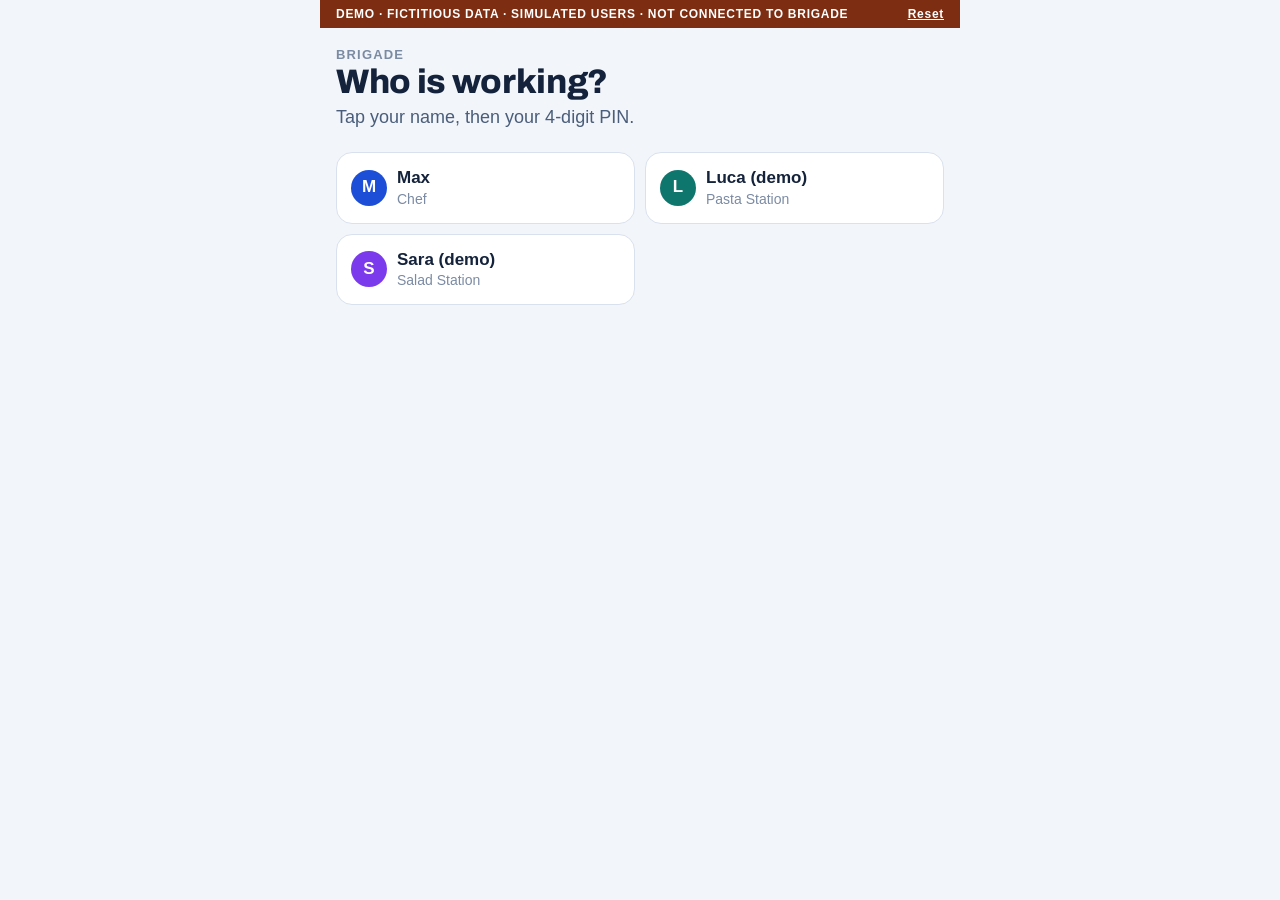
<file: v020/kitchen-demo.html>
<!doctype html>
<html lang="en">
<head>
<meta charset="utf-8">
<meta name="viewport" content="width=device-width,initial-scale=1,viewport-fit=cover">
<meta name="theme-color" content="#f2f5fa">
<title>Brigade V020 Kitchen Demo</title>
<link rel="preconnect" href="https://fonts.googleapis.com">
<link rel="stylesheet" href="https://fonts.googleapis.com/css2?family=Archivo:wght@600;700;800&display=swap">
<link rel="stylesheet" href="styles.css">
<style>
  .demo{background:#7c2d12;color:#fff;font-size:12px;font-weight:800;letter-spacing:.06em;text-transform:uppercase;padding:6px 16px;display:flex;justify-content:space-between;gap:8px;align-items:center}
  .demo button{color:#fff;text-decoration:underline;font-weight:800;font-size:12px;letter-spacing:.06em}
  .who{display:flex;align-items:center;gap:10px;padding:8px 16px 10px}
  .avatar{width:36px;height:36px;border-radius:50%;display:grid;place-items:center;font-weight:800;color:#fff;background:var(--rest);flex:0 0 auto}
  .who .n{font-weight:700}.who .r{font-size:13px;color:var(--tx2)}
  .who .sw{margin-left:auto;font-size:14px;font-weight:700;color:var(--today);min-height:44px;display:flex;align-items:center}
  .pin{display:grid;grid-template-columns:repeat(3,1fr);gap:10px}
  .pin button{height:64px;border-radius:16px;background:var(--surf);border:1px solid var(--line);font-size:26px;font-weight:700;text-align:center}
  .dots{display:flex;gap:12px;justify-content:center;margin:6px 0 4px}.dots i{width:14px;height:14px;border-radius:50%;border:2px solid var(--tx2)}.dots i.on{background:var(--tx2)}
  .people{display:grid;grid-template-columns:1fr 1fr;gap:10px}
  .people button{background:var(--surf);border:1px solid var(--line);border-radius:16px;padding:14px;display:flex;gap:10px;align-items:center;min-height:64px}
  .act{display:flex;gap:10px}.act button{flex:1;height:52px;border-radius:14px;font-weight:700;text-align:center}
  .primary{background:var(--rest);color:#fff}.ghost{background:var(--surf2);color:var(--tx)}
  .reasons{display:grid;grid-template-columns:1fr 1fr;gap:10px}
  .reasons button{min-height:56px;border-radius:14px;background:var(--surf);border:1.5px solid var(--line);padding:10px;font-weight:650;text-align:center}
  .reasons button.on{border-color:var(--warn);background:var(--warn-bg)}
  textarea{width:100%;min-height:90px;border-radius:14px;border:1px solid var(--line);padding:12px;font:inherit;background:var(--surf);color:var(--tx)}
  .lock{font-size:14px;color:var(--txm)}
  #wrap{max-width:640px;margin:0 auto}
  .k-tabs{display:flex;gap:8px;overflow-x:auto;padding:0 16px 10px}
  .k-tab{flex:0 0 auto;height:40px;padding:0 12px;border-radius:12px;background:var(--surf);border:1.5px solid var(--line);font-weight:650;font-size:15px;display:flex;align-items:center;gap:6px}
  .k-tab.on{border-color:var(--rest)}
  .bottom{position:sticky;bottom:0;background:var(--surf);border-top:1px solid var(--line);display:grid;grid-template-columns:repeat(4,1fr);padding:6px 8px calc(6px + env(safe-area-inset-bottom,0px))}
  .bottom button{display:flex;flex-direction:column;align-items:center;gap:2px;padding:8px 0;font-size:13px;font-weight:700;color:var(--txm);border-radius:12px}
  .bottom button.on{color:var(--c);background:var(--surf2)}
  .bottom svg{width:26px;height:26px}
  .toast{position:fixed;left:50%;bottom:90px;transform:translateX(-50%);background:var(--tx);color:var(--bg);padding:12px 18px;border-radius:14px;font-weight:650;z-index:50}
</style>
</head>
<body>
<div id="wrap">
  <div class="demo"><span>Demo · fictitious data · simulated users · not connected to Brigade</span><button id="reset">Reset</button></div>
  <div id="app"></div>
</div>
<script src="kitchen-demo.js"></script>
</body>
</html>
</file>
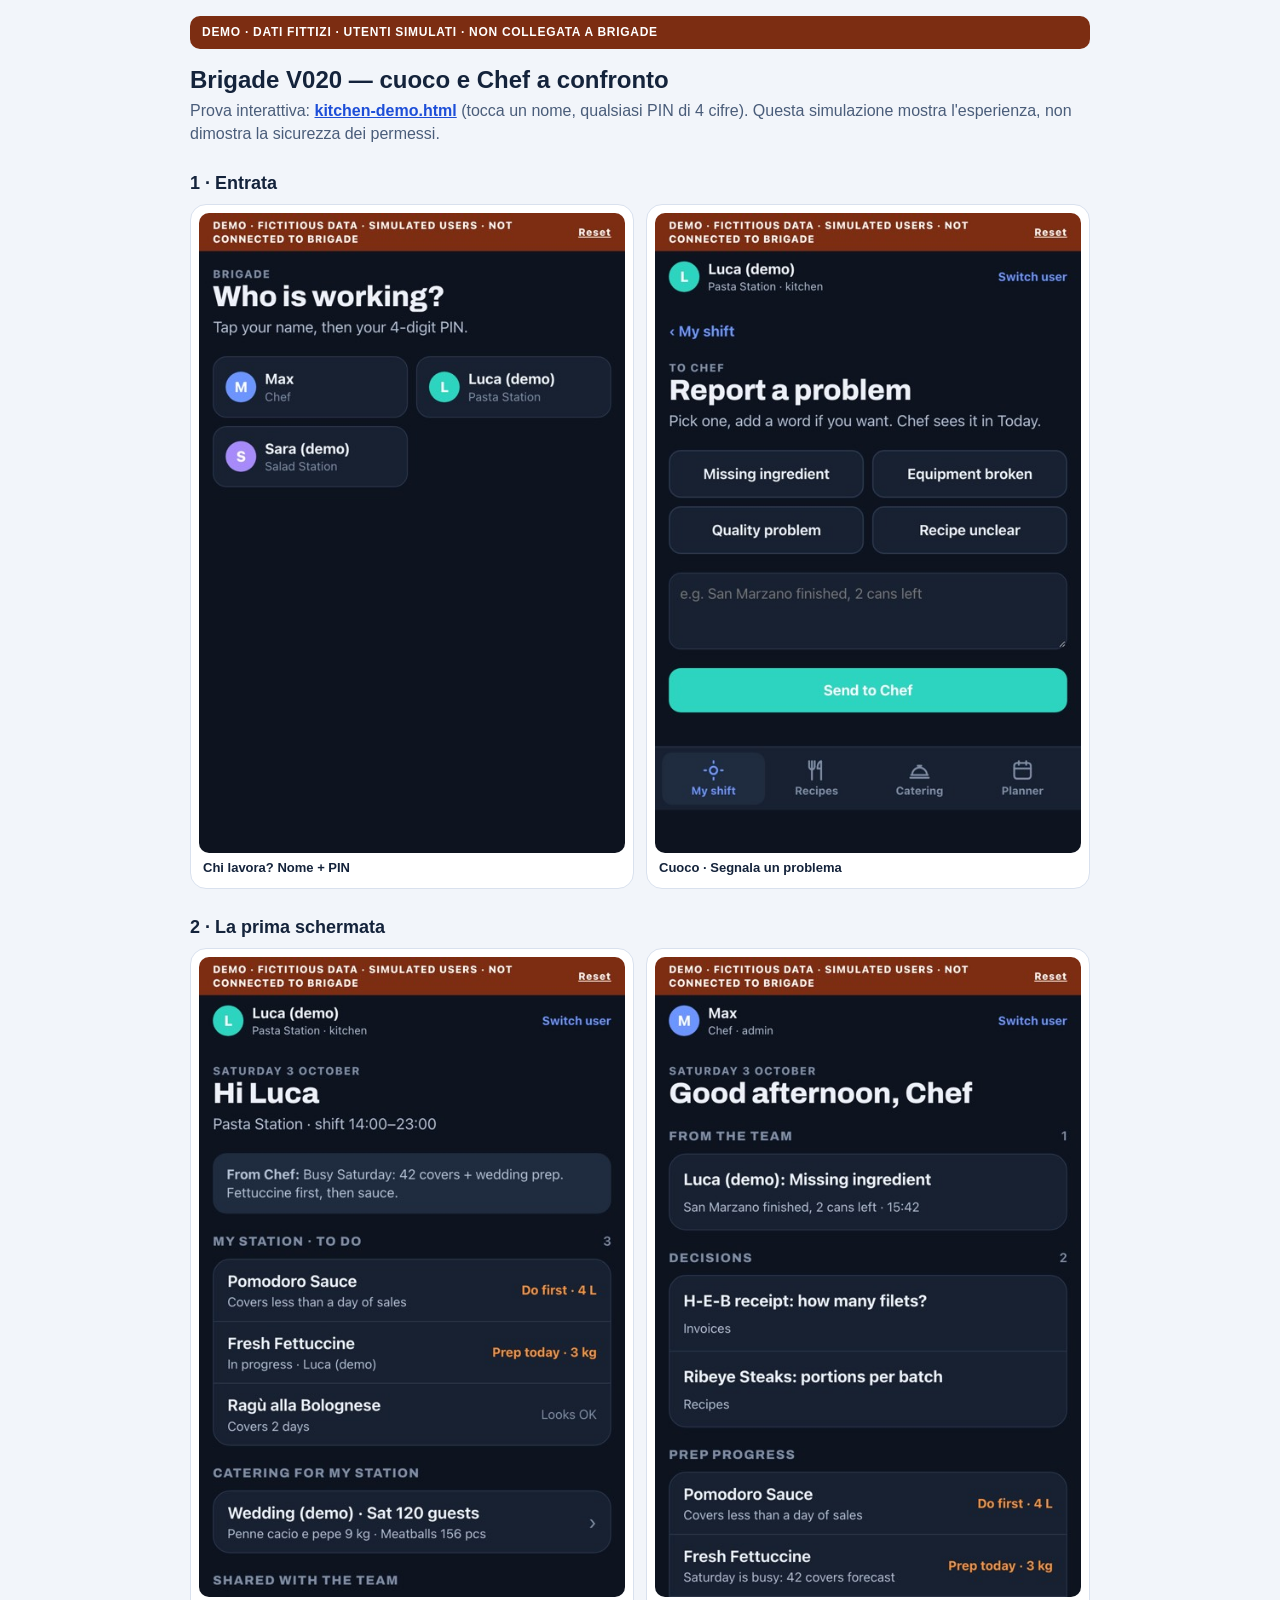
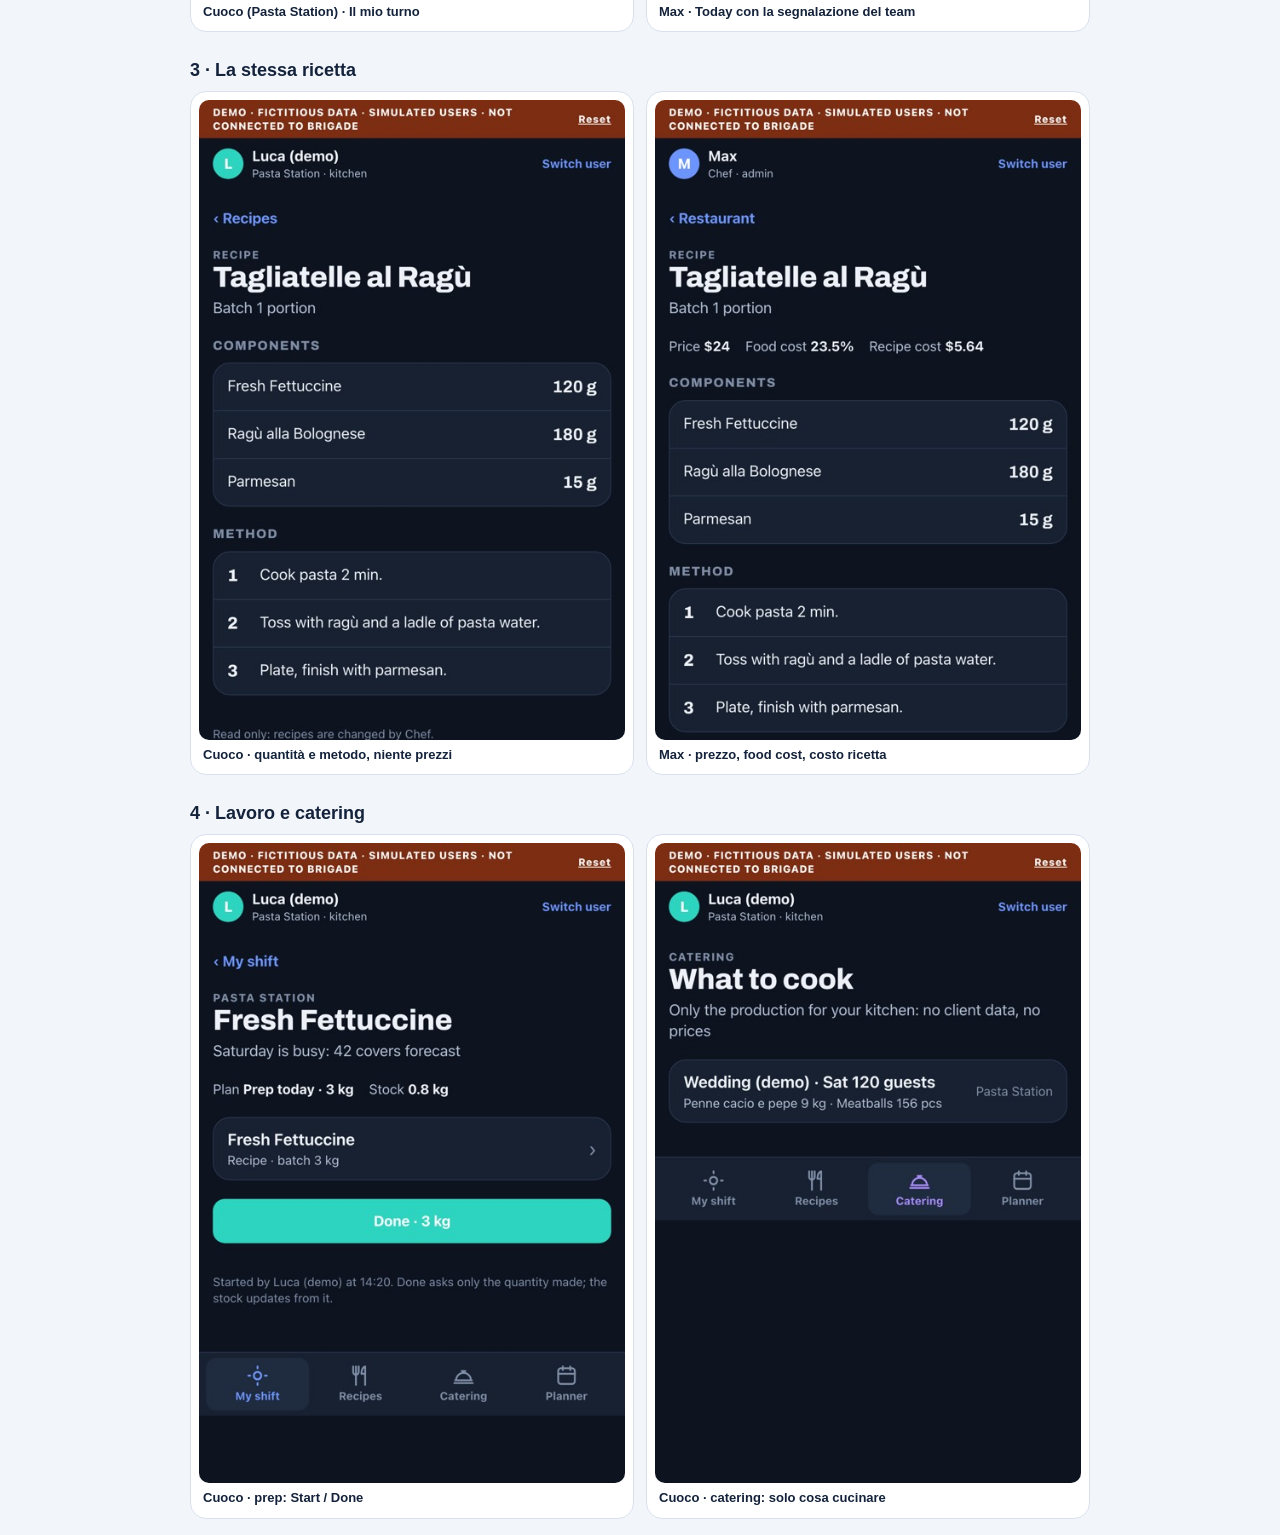
<file: v020/kitchen-shots.html>
<!doctype html>
<html lang="it">
<head>
<meta charset="utf-8">
<meta name="viewport" content="width=device-width,initial-scale=1">
<title>Kitchen Demo Screens</title>
<style>
:root{--bg:#f2f5fa;--card:#fff;--tx:#14233b;--tx2:#4a5d7a;--line:#d9e1ee;--warn:#7c2d12}
@media (prefers-color-scheme:dark){:root{--bg:#0d1420;--card:#172131;--tx:#eef2f8;--tx2:#b3c0d4;--line:#2a3850;color-scheme:dark}}
body{margin:0;background:var(--bg);color:var(--tx);font:16px/1.4 -apple-system,BlinkMacSystemFont,'Helvetica Neue',Arial,sans-serif;padding:16px}
.wrap{max-width:900px;margin:0 auto}
.demo{background:var(--warn);color:#fff;font-size:12px;font-weight:800;letter-spacing:.06em;text-transform:uppercase;padding:8px 12px;border-radius:10px}
h1{font-size:24px;margin:14px 0 4px}h2{font-size:18px;margin:26px 0 8px}
p{color:var(--tx2);margin:4px 0}
.pair{display:grid;grid-template-columns:1fr 1fr;gap:12px}
figure{margin:0;background:var(--card);border:1px solid var(--line);border-radius:16px;padding:8px}
figure img{width:100%;max-height:640px;object-fit:cover;object-position:top;border-radius:10px;display:block}
figcaption{font-size:13px;font-weight:700;margin:6px 4px 2px}
a{color:#1d4ed8;font-weight:700}
</style>
</head>
<body>
<div class="wrap">
  <div class="demo">Demo · dati fittizi · utenti simulati · non collegata a Brigade</div>
  <h1>Brigade V020 — cuoco e Chef a confronto</h1>
  <p>Prova interattiva: <a href="kitchen-demo.html">kitchen-demo.html</a> (tocca un nome, qualsiasi PIN di 4 cifre). Questa simulazione mostra l'esperienza, non dimostra la sicurezza dei permessi.</p>

  <h2>1 · Entrata</h2>
  <div class="pair">
    <figure><img src="kitchen-shots/01-login.jpg" alt="Login"><figcaption>Chi lavora? Nome + PIN</figcaption></figure>
    <figure><img src="kitchen-shots/05-cook-report.jpg" alt="Segnala"><figcaption>Cuoco · Segnala un problema</figcaption></figure>
  </div>

  <h2>2 · La prima schermata</h2>
  <div class="pair">
    <figure><img src="kitchen-shots/02-cook-today.jpg" alt="Cuoco oggi"><figcaption>Cuoco (Pasta Station) · Il mio turno</figcaption></figure>
    <figure><img src="kitchen-shots/06-max-today.jpg" alt="Max oggi"><figcaption>Max · Today con la segnalazione del team</figcaption></figure>
  </div>

  <h2>3 · La stessa ricetta</h2>
  <div class="pair">
    <figure><img src="kitchen-shots/04-cook-recipe.jpg" alt="Ricetta cuoco"><figcaption>Cuoco · quantità e metodo, niente prezzi</figcaption></figure>
    <figure><img src="kitchen-shots/07-max-recipe.jpg" alt="Ricetta Max"><figcaption>Max · prezzo, food cost, costo ricetta</figcaption></figure>
  </div>

  <h2>4 · Lavoro e catering</h2>
  <div class="pair">
    <figure><img src="kitchen-shots/03-cook-prep.jpg" alt="Prep"><figcaption>Cuoco · prep: Start / Done</figcaption></figure>
    <figure><img src="kitchen-shots/08-cook-catering.jpg" alt="Catering"><figcaption>Cuoco · catering: solo cosa cucinare</figcaption></figure>
  </div>
</div>
</body>
</html>
</file>
<file: v020/styles.css>
/* Layout: fixed shell — tab strip on top, one big scrolling column, four worlds at the thumb. */
:root{
  --bg:#f2f5fa; --surf:#ffffff; --surf2:#e8eef7; --line:#d9e1ee;
  --tx:#14233b; --tx2:#4a5d7a; --txm:#7b8ba3;
  --today:#1d4ed8; --rest:#0f766e; --cat:#7c3aed; --plan:#b45309;
  --ok:#15803d; --ok-bg:#e6f4ea; --warn:#c2410c; --warn-bg:#fdeee6;
  --shadow:0 1px 2px rgba(20,35,59,.06),0 4px 14px rgba(20,35,59,.06);
  --fd:'Archivo',-apple-system,BlinkMacSystemFont,'Helvetica Neue',Arial,sans-serif;
  --fb:-apple-system,BlinkMacSystemFont,'SF Pro Text','Helvetica Neue',Arial,sans-serif;
  --sat:env(safe-area-inset-top,0px); --sab:env(safe-area-inset-bottom,0px);
}
@media (prefers-color-scheme: dark){:root:not([data-theme="light"]){
  --bg:#0d1420; --surf:#172131; --surf2:#1f2b3e; --line:#2a3850;
  --tx:#eef2f8; --tx2:#b3c0d4; --txm:#7f8ea6;
  --today:#6d95ff; --rest:#2dd4bf; --cat:#a78bfa; --plan:#f59e0b;
  --ok:#4ade80; --ok-bg:#12301f; --warn:#fb923c; --warn-bg:#3a1f12;
  --shadow:0 1px 2px rgba(0,0,0,.3); color-scheme:dark }}
:root[data-theme="dark"]{
  --bg:#0d1420; --surf:#172131; --surf2:#1f2b3e; --line:#2a3850;
  --tx:#eef2f8; --tx2:#b3c0d4; --txm:#7f8ea6;
  --today:#6d95ff; --rest:#2dd4bf; --cat:#a78bfa; --plan:#f59e0b;
  --ok:#4ade80; --ok-bg:#12301f; --warn:#fb923c; --warn-bg:#3a1f12;
  --shadow:0 1px 2px rgba(0,0,0,.3); color-scheme:dark }
*{box-sizing:border-box}
html,body{height:100%;margin:0}
body{background:var(--bg);color:var(--tx);font-family:var(--fb);font-size:17px;line-height:1.35;-webkit-font-smoothing:antialiased;-webkit-tap-highlight-color:transparent;overscroll-behavior:none}
button{font:inherit;color:inherit;background:none;border:0;padding:0;cursor:pointer;text-align:left}
button:focus-visible{outline:3px solid var(--today);outline-offset:2px}
.num{font-variant-numeric:tabular-nums}

/* top: lab label + tabs */
#top{position:fixed;left:0;right:0;top:0;z-index:20;background:var(--bg);padding-top:var(--sat);border-bottom:1px solid var(--line)}
.lab{display:flex;justify-content:space-between;align-items:center;padding:6px 16px 0;font-size:12px;font-weight:700;letter-spacing:.08em;text-transform:uppercase;color:var(--txm)}
.lab b{color:var(--tx2)}
#tabs{display:flex;gap:8px;overflow-x:auto;padding:8px 16px 10px;scrollbar-width:none;scroll-snap-type:x proximity}
#tabs::-webkit-scrollbar{display:none}
.tab{flex:0 0 auto;display:flex;align-items:center;gap:8px;height:48px;padding:0 6px 0 14px;border-radius:14px;background:var(--surf);border:1.5px solid var(--line);font-weight:650;font-size:16px;max-width:240px;scroll-snap-align:start}
.tab .t{white-space:nowrap;overflow:hidden;text-overflow:ellipsis}
.tab .dot{width:10px;height:10px;border-radius:50%;flex:0 0 auto}
.tab.on{border-color:var(--c,var(--today));box-shadow:0 0 0 1.5px var(--c,var(--today)) inset;background:var(--surf)}
.tab.home{padding-right:14px}
.tab .x{width:36px;height:36px;border-radius:10px;display:grid;place-items:center;color:var(--txm);font-size:20px;flex:0 0 auto}
.tab .x:active{background:var(--surf2)}
.tab.plus{padding:0;width:48px;justify-content:center;font-size:26px;color:var(--tx2)}

/* main */
#main{position:fixed;left:0;right:0;overflow-y:auto;-webkit-overflow-scrolling:touch}
.page{padding:18px 16px 40px;max-width:640px;margin:0 auto;display:flex;flex-direction:column;gap:22px}

/* bottom worlds */
#worlds{position:fixed;left:0;right:0;bottom:0;z-index:20;background:var(--surf);border-top:1px solid var(--line);padding:6px 8px calc(6px + var(--sab));display:grid;grid-template-columns:1fr 1fr 1.1fr 1fr 1fr;gap:2px;align-items:end}
.w.ask{color:var(--tx)}
.w.ask .orb{width:54px;height:54px;border-radius:18px;display:grid;place-items:center;background:var(--tx);color:var(--bg);margin-top:-22px;box-shadow:0 6px 18px rgba(20,35,59,.25)}
.w.ask .orb svg{width:28px;height:28px}
.w{display:flex;flex-direction:column;align-items:center;gap:3px;padding:8px 0 6px;border-radius:14px;font-size:13px;font-weight:700;color:var(--txm)}
.w svg{width:28px;height:28px}
.w.on{color:var(--c);background:var(--surf2)}

/* type */
.eyebrow{font-size:13px;font-weight:800;letter-spacing:.09em;text-transform:uppercase;color:var(--txm)}
h1{font-family:var(--fd);font-size:34px;line-height:1.05;margin:0;font-weight:800;letter-spacing:-.01em;text-wrap:balance}
h2{font-family:var(--fd);font-size:15px;margin:0 0 10px;font-weight:800;letter-spacing:.08em;text-transform:uppercase;color:var(--txm)}
.sub{color:var(--tx2);font-size:18px;margin-top:6px}
.back{display:flex;align-items:center;gap:6px;height:44px;color:var(--c,var(--today));font-weight:700;font-size:17px;margin:-8px 0 -10px}
.back svg{width:22px;height:22px}

/* blocks */
.card{background:var(--surf);border-radius:20px;box-shadow:var(--shadow);border:1px solid var(--line)}
.list{background:var(--surf);border-radius:20px;border:1px solid var(--line);overflow:hidden}
.row{display:flex;align-items:center;gap:14px;width:100%;min-height:68px;padding:12px 16px;border-top:1px solid var(--line)}
.row:first-child{border-top:0}
.row:active,.big:active,.hero:active,.day:active{filter:brightness(.96)}
.row .main{flex:1;min-width:0}
.row .name{font-size:19px;font-weight:650}
.row .meta{font-size:15px;color:var(--tx2);margin-top:2px}
.row .qty{font-family:var(--fd);font-weight:800;font-size:24px;white-space:nowrap}
.chev{color:var(--txm);font-size:24px;flex:0 0 auto}
.check{width:44px;height:44px;border-radius:50%;border:2.5px solid var(--line);flex:0 0 auto;display:grid;place-items:center}
.check.on{background:var(--ok);border-color:var(--ok);color:#fff}
.check svg{width:22px;height:22px}
.row.done .name,.row.done .qty{color:var(--txm);text-decoration:line-through;text-decoration-thickness:2px}
.pill{display:inline-flex;align-items:center;gap:6px;font-size:14px;font-weight:700;padding:4px 10px;border-radius:999px;background:var(--surf2);color:var(--tx2);white-space:nowrap}
.pill.warn{background:var(--warn-bg);color:var(--warn)}
.pill.ok{background:var(--ok-bg);color:var(--ok)}
.pill.cat{background:color-mix(in srgb,var(--cat) 14%,transparent);color:var(--cat)}
.pill.rest{background:color-mix(in srgb,var(--rest) 14%,transparent);color:var(--rest)}

/* clean pass: color only for world, attention, done */
.ctx{color:var(--cat);font-weight:650}
.wtx{color:var(--warn);font-weight:700}
.muted{color:var(--txm)}
.dotw{width:12px;height:12px;border-radius:50%;background:var(--warn);flex:0 0 auto}
.dotc{width:12px;height:12px;border-radius:50%;background:var(--cat);flex:0 0 auto}
.dec{padding:16px;border-top:1px solid var(--line);display:flex;flex-direction:column;gap:10px}
.dec:first-child{border-top:0}
.dec .name{font-size:19px;font-weight:700}
.dec .meta{font-size:15px;color:var(--tx2)}
.dec .q{font-size:17px}
.dec .links{display:flex;gap:14px;align-items:center;flex-wrap:wrap}
.lnk{color:var(--today);font-weight:700;min-height:44px;display:inline-flex;align-items:center}
.right{font-size:15px;white-space:nowrap;flex:0 0 auto}
#tabs[hidden]{display:none}
.day{box-shadow:none}
.lab a{text-decoration:none;font-weight:700;letter-spacing:.04em}
/* combined qty split */
.split{display:flex;gap:6px;flex-wrap:wrap;margin-top:6px}
.bar{display:flex;height:6px;border-radius:3px;overflow:hidden;margin-top:8px;background:var(--surf2)}
.bar i{display:block}

/* hero */
.hero{display:block;width:100%;padding:20px;border-radius:24px;background:var(--c);color:#fff;box-shadow:var(--shadow)}
.hero .k{font-size:14px;font-weight:800;letter-spacing:.09em;text-transform:uppercase;opacity:.85}
.hero .t{font-family:var(--fd);font-weight:800;font-size:30px;line-height:1.1;margin-top:6px}
.hero .m{font-size:18px;margin-top:6px;opacity:.95}
.hero .go{display:flex;justify-content:space-between;align-items:center;margin-top:16px;padding-top:14px;border-top:1px solid rgba(255,255,255,.3);font-weight:700;font-size:18px}
.hero .chips{display:flex;gap:8px;flex-wrap:wrap;margin-top:12px}
.hero .chips span{background:rgba(255,255,255,.2);padding:5px 12px;border-radius:999px;font-weight:700;font-size:15px}

/* big tiles */
.grid{display:grid;grid-template-columns:1fr 1fr;gap:12px}
.big{display:flex;flex-direction:column;justify-content:space-between;gap:18px;min-height:132px;padding:18px;border-radius:22px;background:var(--surf);border:1px solid var(--line);box-shadow:var(--shadow)}
.big .lbl{font-family:var(--fd);font-weight:800;font-size:23px;line-height:1.1}
.big .val{font-size:16px;color:var(--tx2)}
.big .val b{color:var(--tx);font-size:20px}
.big.alert .val b{color:var(--warn)}
.big svg{width:30px;height:30px;color:var(--c)}

/* segmented */
.seg{display:flex;gap:6px;background:var(--surf2);padding:5px;border-radius:16px;overflow-x:auto;scrollbar-width:none}
.seg button{flex:1 0 auto;height:46px;border-radius:12px;font-weight:700;font-size:16px;text-align:center;padding:0 12px;color:var(--tx2)}
.seg button.on{background:var(--surf);color:var(--tx);box-shadow:var(--shadow)}

/* ring */
.ring{display:flex;align-items:center;gap:16px;padding:16px}
.ring svg{width:68px;height:68px;flex:0 0 auto}
.ring .big1{font-family:var(--fd);font-weight:800;font-size:26px}

/* note / banner */
.note{padding:14px 16px;border-radius:16px;background:var(--surf2);color:var(--tx2);font-size:16px}
.banner{display:flex;align-items:center;gap:12px;padding:14px 16px;border-radius:18px;background:color-mix(in srgb,var(--c) 12%,var(--surf));border:1.5px solid color-mix(in srgb,var(--c) 40%,transparent)}
.banner .main{flex:1;min-width:0}
.banner b{font-size:18px}
.btn{display:inline-flex;align-items:center;justify-content:center;min-height:48px;padding:0 18px;border-radius:14px;font-weight:750;font-size:16px;background:var(--c,var(--today));color:#fff;text-align:center}
.btn.ghost{background:var(--surf);color:var(--c,var(--today));border:1.5px solid currentColor}
.fix{display:flex;flex-direction:column;gap:12px;padding:16px;border-radius:18px;background:var(--warn-bg);color:var(--tx)}
.fix .h{font-weight:800;color:var(--warn);font-size:17px}

/* planner */
.week{display:flex;flex-direction:column;gap:10px}
.day{display:flex;gap:16px;align-items:stretch;width:100%;padding:14px 16px;border-radius:20px;background:var(--surf);border:1px solid var(--line);box-shadow:var(--shadow)}
.day .d{width:58px;flex:0 0 auto;text-align:center}
.day .d .dn{font-size:14px;font-weight:800;letter-spacing:.08em;text-transform:uppercase;color:var(--txm)}
.day .d .dd{font-family:var(--fd);font-weight:800;font-size:38px;line-height:1}
.day .body{flex:1;min-width:0;display:flex;flex-direction:column;gap:6px;justify-content:center}
.day .ev{font-weight:750;font-size:18px;color:var(--cat)}
.day .sum{font-size:15px;color:var(--tx2)}
.day.today{border:2.5px solid var(--plan)}
.day.today .dd,.day.today .dn{color:var(--plan)}
.day.past{opacity:.5}
.day.closed .sum{font-style:italic}
.wk{display:flex;justify-content:space-between;align-items:center}
.wk button{height:44px;padding:0 14px;border-radius:12px;background:var(--surf);border:1px solid var(--line);font-weight:700;color:var(--plan)}

/* ingredients/steps */
.ing{display:flex;justify-content:space-between;gap:12px;padding:14px 16px;border-top:1px solid var(--line);font-size:18px}
.ing:first-child{border-top:0}
.ing b{font-family:var(--fd);font-size:20px;white-space:nowrap}
.step{display:flex;gap:14px;padding:14px 16px;border-top:1px solid var(--line);font-size:18px}
.step:first-child{border-top:0}
.step .n{font-family:var(--fd);font-weight:800;font-size:20px;color:var(--c);width:24px;flex:0 0 auto}
.qbtns{display:flex;gap:8px;flex-wrap:wrap}
.qbtns button{min-height:52px;padding:6px 14px;border-radius:14px;background:var(--surf);border:1.5px solid var(--line);font-weight:700;font-size:15px;text-align:center;line-height:1.15}
.qbtns button b{display:block;font-family:var(--fd);font-size:19px}
.qbtns button.on{border-color:var(--c);color:var(--c);box-shadow:0 0 0 1.5px var(--c) inset}

/* sheet */
#scrim{position:fixed;inset:0;background:rgba(10,18,30,.45);z-index:40}
#sheet{position:fixed;left:0;right:0;bottom:0;z-index:41;background:var(--bg);border-radius:24px 24px 0 0;max-height:82%;overflow-y:auto;padding:10px 16px calc(24px + var(--sab))}
#sheet .grab{width:44px;height:5px;border-radius:3px;background:var(--line);margin:4px auto 14px}
#sheet .page{padding:0}
@media (prefers-reduced-motion:no-preference){#sheet{animation:up .22s ease-out}@keyframes up{from{transform:translateY(40px);opacity:.6}}}
.toast{position:fixed;left:16px;right:16px;z-index:50;background:var(--tx);color:var(--bg);padding:10px 10px 10px 18px;border-radius:16px;font-weight:700;font-size:16px;display:flex;align-items:center;gap:12px;min-height:56px;max-width:560px;margin:0 auto}
.toast span{flex:1;min-width:0}
.toast button{color:var(--bg);border:1.5px solid currentColor;border-radius:12px;padding:0 16px;height:44px;font-weight:800}
/* narrative today */
.greet h1{font-size:36px}
.brief{font-size:20px;line-height:1.4;color:var(--tx2);margin-top:10px;text-wrap:pretty}
.brief b{color:var(--tx)}
.chap{display:flex;align-items:baseline;justify-content:space-between;gap:10px;margin:0 0 10px}
.chap h2{margin:0}
.chap span{font-size:15px;color:var(--txm);font-weight:600}
.row.donebg{background:var(--ok-bg)}
.defer{padding:16px;border-radius:20px;background:var(--surf2);display:flex;flex-direction:column;gap:12px}
.defer .name{font-size:19px;font-weight:700}
.defer p{margin:0;color:var(--tx2);font-size:16px}
.decide{display:flex;align-items:center;gap:14px;width:100%;padding:16px;border-radius:20px;background:var(--warn-bg);border:1px solid color-mix(in srgb,var(--warn) 25%,transparent)}
.decide .main{flex:1;min-width:0}
.decide .name{font-size:19px;font-weight:700}
.decide .meta{font-size:15px;color:var(--tx2)}
.feed{display:flex;flex-direction:column}
.feed div{display:flex;gap:14px;padding:9px 2px;font-size:16px;color:var(--tx2);border-top:1px solid var(--line)}
.feed div:first-child{border-top:0}
.feed time{font-variant-numeric:tabular-nums;color:var(--txm);width:46px;flex:0 0 auto;font-weight:600}
.feed .later{color:var(--txm);font-style:italic}
.feed .mine{color:var(--tx);font-weight:600}
/* ask */
.askin{width:100%;height:58px;border-radius:16px;border:2px solid var(--line);background:var(--surf);color:var(--tx);font:inherit;font-size:19px;padding:0 16px}
.askin:focus{outline:none;border-color:var(--today)}
.chips{display:flex;flex-direction:column;gap:8px}
.chips button{min-height:52px;padding:10px 16px;border-radius:14px;background:var(--surf);border:1px solid var(--line);font-size:17px;font-weight:600;color:var(--tx)}
.chips button i{font-style:normal;color:var(--txm);font-weight:500;font-size:14px;display:block}
.preview{padding:18px;border-radius:20px;background:var(--surf);border:2px solid var(--today);display:flex;flex-direction:column;gap:12px}
.preview .k{font-size:13px;font-weight:800;letter-spacing:.09em;text-transform:uppercase;color:var(--today)}
.preview .t{font-family:var(--fd);font-weight:800;font-size:26px;line-height:1.1}
.preview .acts{display:flex;gap:10px}
.preview .acts .btn{flex:1}
.answer{padding:18px;border-radius:20px;background:var(--surf);border:1px solid var(--line);font-size:18px;line-height:1.45;display:flex;flex-direction:column;gap:12px}
.why{color:var(--today);font-weight:700;font-size:16px;min-height:44px;display:inline-flex;align-items:center}

/* PWA additions */
.lab{gap:10px}
.live{display:inline-flex;align-items:center;gap:6px;text-transform:none;letter-spacing:0;font-weight:700;font-size:12px;color:var(--tx2);min-height:32px}
.live i{width:8px;height:8px;border-radius:50%;background:var(--ok);display:inline-block}
.live.stale i{background:var(--warn)} .live.stale{color:var(--warn)}
.search{width:100%;height:52px;border-radius:14px;border:1.5px solid var(--line);background:var(--surf);color:var(--tx);font:inherit;font-size:18px;padding:0 14px}
.search:focus{outline:none;border-color:var(--today)}
.facts{display:flex;flex-wrap:wrap;gap:8px 18px;color:var(--tx2);font-size:16px}
.facts b{color:var(--tx)}
.pre{white-space:pre-wrap;font-size:17px;line-height:1.5;padding:16px}
.skel{color:var(--txm);padding:24px 0;text-align:center}
.err{padding:16px;border-radius:16px;background:var(--warn-bg);color:var(--tx)}
.big.off{opacity:.55}
.more{font-weight:700;color:var(--today);padding:14px 16px;width:100%;text-align:center;border-top:1px solid var(--line)}

/* decisions: severity has meaning — red blocks, amber reviews, grey informs, green is done */
:root{--red:#c62828}
@media (prefers-color-scheme: dark){:root:not([data-theme="light"]){--red:#f87171}}
:root[data-theme="dark"]{--red:#f87171}
.sev{width:12px;height:12px;border-radius:50%;margin-top:7px;flex:0 0 auto;background:var(--txm)}
.sev.red{background:var(--red)} .sev.amber{background:var(--warn)} .sev.green{background:var(--ok)}
.dec .top{display:flex;gap:12px;align-items:flex-start}
.dec .lines{margin:0;padding-left:20px;font-size:17px;display:flex;flex-direction:column;gap:4px}
.dec .links .btn{min-height:46px}
.dotr{width:12px;height:12px;border-radius:50%;background:var(--red);flex:0 0 auto}
.fixbox{display:flex;flex-direction:column;gap:8px;padding:16px;border-radius:18px;background:var(--warn-bg);border:2px solid var(--warn)}
.fixbox.red{border-color:var(--red)}
.fixbox .h{font-weight:800;font-size:18px}
.hl{outline:3px solid var(--warn);outline-offset:6px;border-radius:14px}

/* CAT02 link flow (simulation) */
.simtag{display:inline-block;font-size:11px;font-weight:800;letter-spacing:.06em;padding:2px 7px;border-radius:7px;background:var(--warn-bg,#fff4e5);color:var(--warn)}
.lkq{display:flex;gap:8px;margin-top:8px}.lkq .lk-qty{flex:1;min-width:0}.lkq .lk-unit{width:auto;flex:0 0 auto}
.lk-qty.bad{border-color:var(--warn)}
.lkact{display:flex;gap:10px;margin-top:16px}.lkact button{flex:1;height:52px;border-radius:14px;font-weight:700;text-align:center}
.lkact .primary{background:var(--cat,#7c3aed);color:#fff}.lkact .ghost{background:var(--surf2);color:var(--tx)}
.row[disabled]{opacity:.55}

/* CAT03 */
.oktag,.ruletag,.sugtag{display:inline-block;font-size:11px;font-weight:800;letter-spacing:.04em;padding:2px 7px;border-radius:7px;vertical-align:1px}
.oktag{background:var(--ok-bg);color:var(--ok)}.ruletag{background:var(--surf2);color:var(--today)}.sugtag{background:var(--warn-bg);color:var(--warn)}
details.why{margin-top:4px;font-size:14px;color:var(--tx2)}details.why summary{color:var(--today);font-weight:700;cursor:pointer;min-height:32px;line-height:32px;display:block}details.why[open] summary{margin-bottom:2px}
.lkrem{display:flex;gap:10px;align-items:center;margin-top:14px;font-size:15px;color:var(--tx2)}.lkrem input{width:22px;height:22px}
.row.sub{min-height:52px;padding-left:28px}.row.sub .name{font-size:16px}
.dots{display:flex;gap:12px;justify-content:center;margin:14px 0}.dots i{width:14px;height:14px;border-radius:50%;border:2px solid var(--tx2)}.dots i.on{background:var(--tx2)}
.pin{display:grid;grid-template-columns:repeat(3,1fr);gap:10px}.pin button{height:62px;border-radius:16px;background:var(--surf);border:1px solid var(--line);font-size:26px;font-weight:700;text-align:center}

/* CAT04 operational list */
.ops{margin-top:10px;padding:10px 12px;border-radius:14px;background:var(--surf2)}
.opsh{font-size:16px;margin-bottom:6px}
.ol{display:flex;gap:8px;align-items:baseline;font-size:15px;padding:3px 0}.ol .oln{flex:1;min-width:0}.ol b{white-space:nowrap;font-variant-numeric:tabular-nums}
.olk{font-size:11px;font-weight:800;letter-spacing:.04em;text-transform:uppercase;padding:1px 6px;border-radius:6px;white-space:nowrap}
.olk.by{background:var(--surf);color:var(--tx2)}.olk.mk{background:var(--warn-bg);color:var(--warn)}
.olnest{margin-left:14px;padding-left:10px;border-left:2px solid var(--line)}
.catchip{display:inline-block;font-size:11px;font-weight:800;letter-spacing:.04em;text-transform:uppercase;padding:2px 7px;border-radius:7px;background:var(--surf2);color:var(--tx2);vertical-align:3px}
.proptag{display:inline-block;font-size:11px;font-weight:800;letter-spacing:.04em;padding:2px 7px;border-radius:7px;background:var(--surf2);color:var(--tx);vertical-align:1px}
</file>
